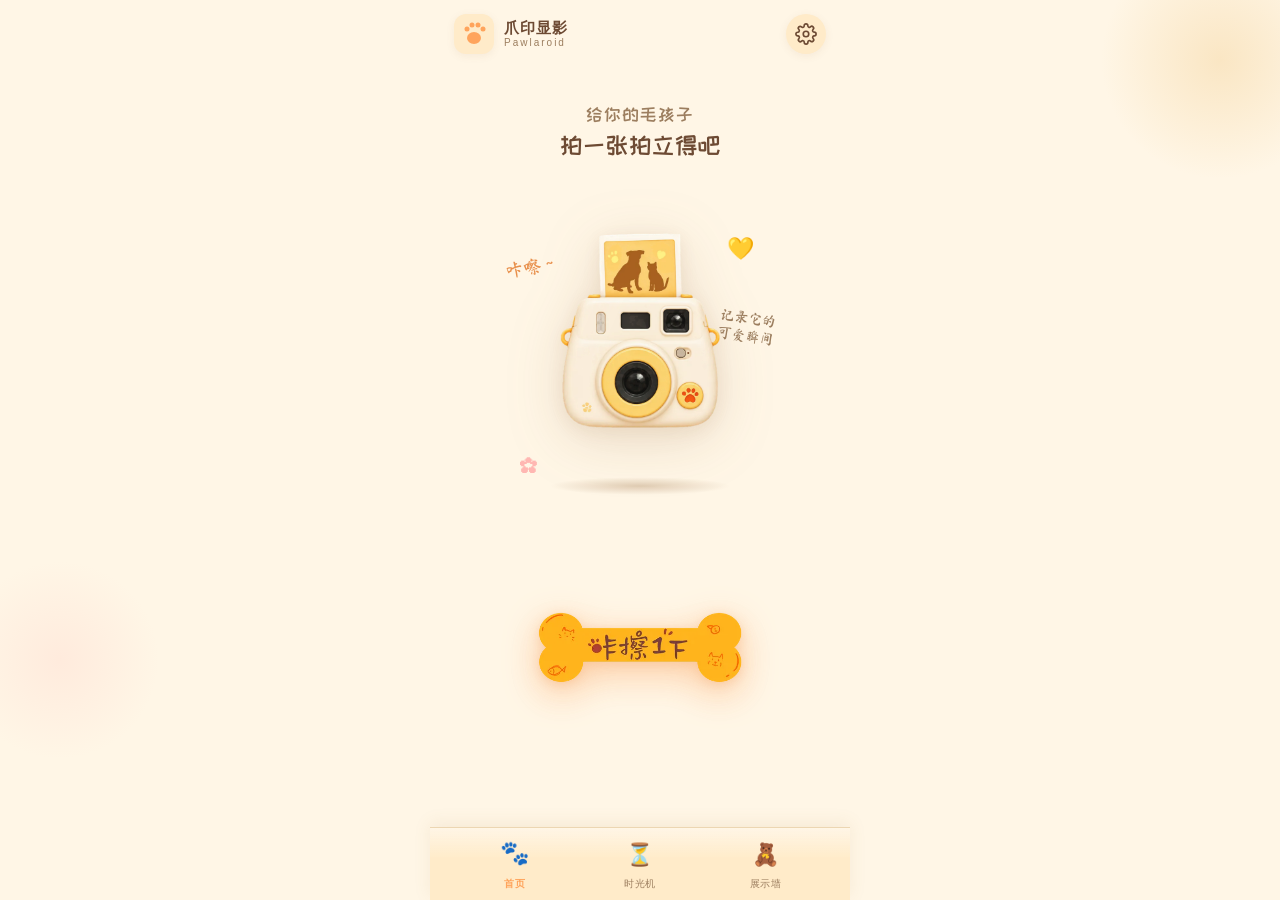
<file: index.html>
<!DOCTYPE html>
<html lang="zh-CN">
<head>
    <meta charset="UTF-8">
    <meta name="viewport" content="width=device-width, initial-scale=1.0, maximum-scale=1.0, user-scalable=no">
    <meta name="theme-color" content="#FFF6E6">
    <title>爪印显影 Pawlaroid · 宠物拍立得</title>
    <link rel="icon" href="data:image/svg+xml,<svg xmlns='http://www.w3.org/2000/svg' viewBox='0 0 32 32'><text y='26' font-size='26'>🐾</text></svg>">
    <!-- 字体改为本地自托管（css/fonts.css，Google Fonts 国内常不可达导致白屏）；运行时仅拉取用到的字形分片 -->
    <link rel="stylesheet" href="css/fonts.css">
    <link rel="stylesheet" href="css/style.css">
</head>
<body>
    <!-- 启动遮罩：首屏资源就绪前显示，消除白屏；App.init 完成后移除（见 js/app.js _hideLoading） -->
    <div id="appLoading" style="position:fixed;inset:0;z-index:9999;display:flex;flex-direction:column;align-items:center;justify-content:center;background:#f3e3c8;color:#8a6b48;font-family:'PingFang SC','Microsoft YaHei',sans-serif;">
        <div style="font-size:48px;line-height:1;">🐾</div>
        <div style="margin-top:14px;font-size:18px;font-weight:600;letter-spacing:1px;">Pawlaroid</div>
        <div style="margin-top:6px;font-size:13px;opacity:.8;">正在准备你的拍立得…</div>
    </div>
    <script>
        // 兜底：若初始化异常，6s 后强制隐藏遮罩，避免卡在启动页
        window.__hideLoading = function () {
            var e = document.getElementById('appLoading');
            if (!e || e.dataset.hidden) return;
            e.dataset.hidden = '1';
            e.classList.add('hide');
            setTimeout(function(){ if (e && e.parentNode) e.parentNode.removeChild(e); }, 400);
        };
        setTimeout(window.__hideLoading, 6000);
        window.addEventListener('load', window.__hideLoading);
    </script>

    <!-- ==================== HOME VIEW ==================== -->
    <div id="view-home" class="view view-active">
        <div class="home-header">
            <div class="brand">
                <div class="brand-icon" aria-hidden="true">
                    <svg width="32" height="32" viewBox="0 0 32 32">
                        <ellipse cx="16" cy="20" rx="7" ry="6" fill="#FFA45C"/>
                        <circle cx="9" cy="11" r="2.5" fill="#FFA45C"/>
                        <circle cx="14" cy="7" r="2.5" fill="#FFA45C"/>
                        <circle cx="20" cy="7" r="2.5" fill="#FFA45C"/>
                        <circle cx="25" cy="11" r="2.5" fill="#FFA45C"/>
                    </svg>
                </div>
                <div class="brand-text">
                    <div class="brand-cn">爪印显影</div>
                    <div class="brand-en">Pawlaroid</div>
                </div>
            </div>
            <button class="settings-btn" aria-label="设置" onclick="App.openSettings()">
                <svg width="22" height="22" viewBox="0 0 24 24" fill="none">
                    <circle cx="12" cy="12" r="3" stroke="#6D4A33" stroke-width="1.8"/>
                    <path d="M19.4 15a1.65 1.65 0 0 0 .33 1.82l.06.06a2 2 0 0 1-2.83 2.83l-.06-.06a1.65 1.65 0 0 0-1.82-.33 1.65 1.65 0 0 0-1 1.51V21a2 2 0 0 1-4 0v-.09A1.65 1.65 0 0 0 9 19.4a1.65 1.65 0 0 0-1.82.33l-.06.06a2 2 0 0 1-2.83-2.83l.06-.06a1.65 1.65 0 0 0 .33-1.82 1.65 1.65 0 0 0-1.51-1H3a2 2 0 0 1 0-4h.09A1.65 1.65 0 0 0 4.6 9a1.65 1.65 0 0 0-.33-1.82l-.06-.06a2 2 0 0 1 2.83-2.83l.06.06a1.65 1.65 0 0 0 1.82.33H9a1.65 1.65 0 0 0 1-1.51V3a2 2 0 0 1 4 0v.09a1.65 1.65 0 0 0 1 1.51 1.65 1.65 0 0 0 1.82-.33l.06-.06a2 2 0 0 1 2.83 2.83l-.06.06a1.65 1.65 0 0 0-.33 1.82V9a1.65 1.65 0 0 0 1.51 1H21a2 2 0 0 1 0 4h-.09a1.65 1.65 0 0 0-1.51 1z" stroke="#6D4A33" stroke-width="1.8"/>
                </svg>
            </button>
        </div>

        <div class="home-content">
            <p class="home-tagline">
                <span class="home-tagline-cn">给你的毛孩子</span>
                <span class="home-tagline-em">拍一张拍立得吧</span>
            </p>

            <!-- 拍立得主视觉（PNG 资产） -->
            <div class="home-hero">
                <img class="home-hero-img" src="assets/home/hero.webp" alt="Pawlaroid 宠物拍立得相机" draggable="false"/>
                <div class="home-hero-shadow"></div>
                <!-- 装饰小元素 -->
                <span class="home-deco home-deco-1">咔嚓～</span>
                <span class="home-deco home-deco-2">记录它的<br>可爱瞬间</span>
                <span class="home-deco home-deco-heart">💛</span>
                <span class="home-deco home-deco-blossom">✿</span>
            </div>

            <!-- 咔嚓一下 骨头 CTA（PNG 资产，文字已 baked in，唯一拍照入口） -->
            <button class="btn-bone-cta" onclick="App.goUpload()" aria-label="咔嚓一下，开始拍照">
                <img class="btn-bone-cta-img" src="assets/home/bone-cta.webp" alt="咔嚓一下" draggable="false"/>
            </button>
        </div>

        <!-- 最近一张回忆（侧边通知式浮窗：锚定 #view-home 右下，不占竖向陈列空间；无回忆时隐藏） -->
        <div class="home-recent" id="homeRecent" hidden>
            <button class="home-recent-go" type="button" aria-label="查看新照片">
                <img class="home-recent-img" alt="最近一张拍立得" draggable="false"/>
                <span class="home-recent-arrow">查看新照片 ›</span>
            </button>
        </div>
        <!-- 底部导航已移至全局 #tabBar（首页 / 时光机 / 展示墙），仅在该三视图显示 -->

    </div>

    <!-- ==================== UPLOAD VIEW ==================== -->
    <div id="view-upload" class="view">
        <div class="page-header">
            <button class="btn-back" onclick="App.goHome()">
                <svg width="20" height="20" viewBox="0 0 24 24" fill="none">
                    <path d="M15 18l-6-6 6-6" stroke="#6D4A33" stroke-width="2" stroke-linecap="round" stroke-linejoin="round"/>
                </svg>
            </button>
            <span class="page-title">上传照片</span>
            <span class="page-step">1 / 5</span>
        </div>

        <div class="upload-content">
            <div class="upload-hint-card">
                <div class="upload-hint-icon">🐾</div>
                <p class="upload-hint-title">选择一张宠物的照片吧</p>
                <p class="upload-hint-text">建议正面或侧脸，毛发清晰的照片效果更好</p>
            </div>

            <div class="upload-zone" id="uploadZone">
                <div class="upload-prompt" id="uploadPrompt">
                    <div class="upload-icon">
                        <svg width="56" height="56" viewBox="0 0 64 64" fill="none">
                            <rect x="6" y="18" width="52" height="38" rx="6" stroke="#FFA45C" stroke-width="2.5"/>
                            <path d="M22 18 L26 10 L38 10 L42 18" stroke="#FFA45C" stroke-width="2.5" stroke-linejoin="round"/>
                            <circle cx="32" cy="37" r="11" stroke="#FFA45C" stroke-width="2.5"/>
                            <circle cx="32" cy="37" r="6" stroke="#FFC97A" stroke-width="2" opacity="0.6"/>
                            <circle cx="50" cy="26" r="2" fill="#FFA45C"/>
                        </svg>
                    </div>
                    <p class="upload-text">点击或拖拽上传</p>
                    <p class="upload-sub">JPG · PNG</p>
                </div>
                <div class="upload-preview" id="uploadPreview" style="display:none;">
                    <img id="previewImg" alt="预览"/>
                    <button class="btn-reupload" onclick="App.resetUpload()">
                        <svg width="14" height="14" viewBox="0 0 24 24" fill="none">
                            <path d="M4 12a8 8 0 0 1 14-5.3L20 4M20 4v5h-5M20 12a8 8 0 0 1-14 5.3L4 20M4 20v-5h5" stroke="#FFF6E6" stroke-width="2" stroke-linecap="round" stroke-linejoin="round"/>
                        </svg>
                        重选
                    </button>
                </div>
                <input type="file" id="fileInput" accept="image/*" style="display:none;">
            </div>

            <button class="btn-next-cta" id="btnToCrop" onclick="App.goPet()" disabled>
                <span>下一步：认识它</span>
                <svg width="16" height="16" viewBox="0 0 24 24" fill="none">
                    <path d="M9 18l6-6-6-6" stroke="#FFF6E6" stroke-width="2" stroke-linecap="round" stroke-linejoin="round"/>
                </svg>
            </button>
        </div>
    </div>

    <!-- ==================== PET INFO VIEW ==================== -->
    <div id="view-pet" class="view">
        <div class="page-header">
            <button class="btn-back" onclick="App.goUpload()">
                <svg width="20" height="20" viewBox="0 0 24 24" fill="none">
                    <path d="M15 18l-6-6 6-6" stroke="#6D4A33" stroke-width="2" stroke-linecap="round" stroke-linejoin="round"/>
                </svg>
            </button>
            <span class="page-title">宠物信息</span>
            <span class="page-step">2 / 5</span>
        </div>

        <div class="pet-content">
            <p class="pet-title">这是谁的珍贵瞬间？</p>

            <div class="pet-type-card">
                <p class="pet-type-label">TA 是？</p>
                <div class="pet-types">
                    <button class="pet-type-btn" data-type="dog" onclick="App.selectPetType('dog')">
                        <div class="pet-type-emoji">🐶</div>
                        <div class="pet-type-name">狗狗</div>
                    </button>
                    <button class="pet-type-btn active" data-type="cat" onclick="App.selectPetType('cat')">
                        <div class="pet-type-emoji">🐱</div>
                        <div class="pet-type-name">猫咪</div>
                    </button>
                    <button class="pet-type-btn" data-type="other" onclick="App.selectPetType('other')">
                        <div class="pet-type-emoji">🐾</div>
                        <div class="pet-type-name">其他</div>
                    </button>
                </div>
            </div>

            <div class="pet-name-card">
                <p class="pet-name-label">TA叫什么名字呢</p>
                <input type="text" id="petNameInput" class="pet-name-input" placeholder="小家伙的名字" maxlength="20" oninput="App.setPetName(this.value)"/>
            </div>

            <button class="btn-next-cta" onclick="App.goCrop()">
                <span>下一步：调整位置</span>
                <svg width="16" height="16" viewBox="0 0 24 24" fill="none">
                    <path d="M9 18l6-6-6-6" stroke="#FFF6E6" stroke-width="2" stroke-linecap="round" stroke-linejoin="round"/>
                </svg>
            </button>
        </div>
    </div>

    <!-- ==================== CROP VIEW ==================== -->
    <div id="view-crop" class="view">
        <div class="page-header">
            <button class="btn-back" onclick="App.goPet()">
                <svg width="20" height="20" viewBox="0 0 24 24" fill="none">
                    <path d="M15 18l-6-6 6-6" stroke="#6D4A33" stroke-width="2" stroke-linecap="round" stroke-linejoin="round"/>
                </svg>
            </button>
            <span class="page-title">调整位置</span>
            <span class="page-step">3 / 5</span>
        </div>

        <div class="crop-content">
            <p class="crop-hint">
                <span class="hint-emoji">🐾</span>
                调整一下它在拍立得里的位置吧
            </p>

            <div class="crop-stage" id="cropStage">
                <div class="crop-frame" id="cropFrame">
                    <canvas id="cropCanvas"></canvas>
                    <div class="crop-mask"></div>
                    <div class="crop-grid">
                        <span></span><span></span><span></span>
                        <span></span><span></span><span></span>
                        <span></span><span></span><span></span>
                    </div>
                </div>
            </div>

            <div class="crop-controls">
                <div class="zoom-control">
                    <span class="zoom-label">缩放</span>
                    <button class="zoom-btn" onclick="Cropper.zoom(-0.1)">
                        <svg width="18" height="18" viewBox="0 0 24 24" fill="none">
                            <path d="M5 12h14" stroke="#6D4A33" stroke-width="2" stroke-linecap="round"/>
                        </svg>
                    </button>
                    <input type="range" class="zoom-slider" id="zoomSlider" min="0.5" max="3" step="0.05" value="1" oninput="Cropper.setZoom(this.value)">
                    <button class="zoom-btn" onclick="Cropper.zoom(0.1)">
                        <svg width="18" height="18" viewBox="0 0 24 24" fill="none">
                            <path d="M5 12h14M12 5v14" stroke="#6D4A33" stroke-width="2" stroke-linecap="round"/>
                        </svg>
                    </button>
                </div>
                <button class="btn-reset-zoom" onclick="Cropper.reset()">重置</button>
            </div>

            <button class="btn-next-cta" onclick="App.goRecipe()">
                <span>选胶片配方</span>
                <svg width="16" height="16" viewBox="0 0 24 24" fill="none">
                    <path d="M9 18l6-6-6-6" stroke="#FFF6E6" stroke-width="2" stroke-linecap="round" stroke-linejoin="round"/>
                </svg>
            </button>
        </div>
    </div>

    <!-- ==================== RECIPE SELECTION VIEW ==================== -->
    <div id="view-recipe" class="view">
        <div class="page-header">
            <button class="btn-back" onclick="App.goCrop()">
                <svg width="20" height="20" viewBox="0 0 24 24" fill="none">
                    <path d="M15 18l-6-6 6-6" stroke="#6D4A33" stroke-width="2" stroke-linecap="round" stroke-linejoin="round"/>
                </svg>
            </button>
            <span class="page-title">胶片与相纸</span>
            <span class="page-step">4 / 5</span>
        </div>

        <div class="recipe-content">
            <!-- 预览：相纸 PNG + 照片 -->
            <div class="recipe-preview-wrap">
                <div class="recipe-polaroid" id="recipePolaroid">
                    <img class="recipe-frame-bg" id="recipeFrameBg" src="assets/frames/classic_white.webp" alt="" aria-hidden="true" draggable="false" loading="lazy"/>
                    <canvas id="recipePreviewCanvas"></canvas>
                    <div class="recipe-preview-caption" id="recipeTag">日常陪伴</div>
                </div>
            </div>

            <!-- 胶片配方选择 -->
            <section class="picker-section">
                <div class="picker-section-header">
                    <span class="picker-section-title">🎞 胶片配方</span>
                    <span class="picker-section-hint">决定照片颜色与质感</span>
                </div>
                <div class="recipe-list" id="recipeList"></div>
            </section>

            <!-- 相纸样式选择 -->
            <section class="picker-section">
                <div class="picker-section-header">
                    <span class="picker-section-title">🖼 相纸样式</span>
                    <span class="picker-section-hint">决定拍立得边框的样子</span>
                </div>
                <div class="paper-list" id="paperList"></div>
            </section>

            <!-- 照片日期（仅作数据，展示于"回忆确认页"，不再绘入图片） -->
            <section class="picker-section" id="datePickerSection">
                <div class="picker-section-header">
                    <span class="picker-section-title">📅 记录日期</span>
                    <span class="picker-section-hint">为这一刻选一个日期</span>
                </div>
                <div class="date-mode-row">
                    <button type="button" class="date-mode-btn active" data-mode="today" onclick="App.setPhotoDateMode('today')">今天</button>
                    <button type="button" class="date-mode-btn" data-mode="custom" onclick="App.setPhotoDateMode('custom')">自定义</button>
                    <button type="button" class="date-mode-btn" data-mode="none" onclick="App.setPhotoDateMode('none')">不添加</button>
                </div>
                <input type="date" id="dateCustomInput" class="date-custom-input" onchange="App.setCustomDate(this.value)"/>
            </section>

            <button class="btn-next-cta" onclick="App.startDeveloping()">
                <span>开始显影</span>
                <svg width="16" height="16" viewBox="0 0 24 24" fill="none">
                    <path d="M9 18l6-6-6-6" stroke="#FFF6E6" stroke-width="2" stroke-linecap="round" stroke-linejoin="round"/>
                </svg>
            </button>
        </div>
    </div>

    <!-- ==================== DEVELOPING VIEW ==================== -->
    <div id="view-develop" class="view">
        <div class="develop-content">
            <div class="develop-stage">
                <!-- 相机卡槽：空白相纸从这里带弹性滑出 -->
                <div class="polaroid-eject" id="polaroidEject">
                    <div class="polaroid-card developing-card" id="developingCard">
                        <img class="develop-frame-bg" id="developFrameBg" src="assets/frames/classic_white.webp" alt="" aria-hidden="true" draggable="false" loading="lazy"/>
                        <!-- 照片：显影动画只修改其 透明度 / 模糊 / 对比，不改颜色 -->
                        <canvas id="developCanvas"></canvas>
                        <!-- 未曝光相纸纹理：显影前覆盖照片区，模拟刚从相机出来的空白相纸 -->
                        <div class="develop-blank" id="developBlank"></div>
                        <!-- 显影完成时的轻微闪光 -->
                        <div class="develop-flash" id="developFlash"></div>
                    </div>
                </div>
            </div>

            <div class="develop-info">
                <div class="develop-label" id="developLabel">照片正在慢慢出现…</div>
                <p class="develop-hint" id="developHint">相纸正在悄悄感光</p>
                <p class="develop-tip" id="developTip"></p>
            </div>
        </div>
    </div>

    <!-- ==================== MEMORY CONFIRMATION VIEW ==================== -->
    <div id="view-memory" class="view">
        <div class="page-header">
            <button class="btn-back" onclick="App.startDeveloping()">
                <svg width="20" height="20" viewBox="0 0 24 24" fill="none">
                    <path d="M15 18l-6-6 6-6" stroke="#6D4A33" stroke-width="2" stroke-linecap="round" stroke-linejoin="round"/>
                </svg>
            </button>
            <span class="page-title">这一刻的回忆</span>
            <span></span>
        </div>

        <div class="memory-content">
            <!-- 一张刚洗出来的拍立得：照片 + 相纸边框 + 内部白色留白区文字（宠物名/日期/回忆） -->
            <div class="memory-polaroid-wrap" id="memoryPolaroidWrap">
                <canvas id="memoryCanvas"></canvas>
                <canvas id="memoryTextCanvas" class="memory-text-overlay"></canvas>
            </div>

            <div class="memory-actions">
                <button class="btn-primary" onclick="App.goResult()">🖊 写句话</button>
                <button class="btn-secondary" onclick="App.saveImage()">💛 保存到相册</button>
                <button class="btn-link-secondary" onclick="App.goUpload()">再拍一张</button>
            </div>
        </div>
    </div>

    <!-- ==================== RESULT VIEW（编辑回忆页面） ==================== -->
    <div id="view-result" class="view">
        <div class="page-header">
            <button class="btn-back" onclick="App._goBack()" aria-label="返回上一编辑步骤">
                <svg width="20" height="20" viewBox="0 0 24 24" fill="none">
                    <path d="M15 18l-6-6 6-6" stroke="#6D4A33" stroke-width="2" stroke-linecap="round" stroke-linejoin="round"/>
                </svg>
            </button>
            <span class="page-title">编辑这一刻</span>
        </div>

        <div class="result-content">
            <p class="result-hint">
                <span class="hint-emoji">✏️</span>
                留给它一句话、一个名字、一个日子吧
            </p>

            <!-- 编辑区：宠物名字 + 日期（轻量输入，不破坏拍照流程） -->
            <div class="result-meta">
                <label class="result-meta-field">
                    <span class="result-meta-label">🐾 宠物名字</span>
                    <input type="text" id="resultPetName" class="result-meta-input" placeholder="它的名字" maxlength="20" oninput="App.setPetName(this.value)"/>
                </label>
                <label class="result-meta-field">
                    <span class="result-meta-label">📅 日期</span>
                    <input type="date" id="resultDate" class="result-meta-input" onchange="App.setPhotoDate(this.value)"/>
                </label>
            </div>

            <!-- 拍立得标题：可编辑，替换原固定“日常陪伴” -->
            <div class="result-title-row">
                <span class="result-meta-label">🏷 标题</span>
                <input type="text" id="resultTitle" class="result-meta-input" placeholder="日常陪伴" maxlength="30" oninput="App.setTitle(this.value)"/>
            </div>

            <div class="result-polaroid-wrap" id="resultPolaroidWrap">
                <img class="result-frame-bg" id="resultFrameBg" src="assets/frames/classic_white.webp" alt="" aria-hidden="true" draggable="false" loading="lazy"/>
                <canvas id="resultCanvas"></canvas>
                <canvas id="handwriteCanvas" class="handwrite-overlay"></canvas>
                <div class="handwrite-hotspot" onclick="App.openHandwrite()" title="点击写留言"></div>
            </div>

            <!-- 轻量故事区：拍立得左右空白区域的故事感（今日小记 + 特别事件） -->
            <div class="result-story">
                <div class="story-col">
                    <span class="story-label">📝 今日小记</span>
                    <textarea id="resultNote" class="result-note-input" placeholder="今天第一次主动靠近我" maxlength="120" oninput="App.setNote(this.value)"></textarea>
                </div>
                <div class="story-col">
                    <span class="story-label">✨ 特别事件</span>
                    <div class="tag-chips" id="resultTags">
                        <button type="button" class="tag-chip" data-tag="第一次尝试" onclick="App.toggleTag('第一次尝试')">第一次尝试</button>
                        <button type="button" class="tag-chip" data-tag="开心瞬间" onclick="App.toggleTag('开心瞬间')">开心瞬间</button>
                        <button type="button" class="tag-chip" data-tag="搞怪行为" onclick="App.toggleTag('搞怪行为')">搞怪行为</button>
                        <button type="button" class="tag-chip" data-tag="出门玩耍" onclick="App.toggleTag('出门玩耍')">出门玩耍</button>
                        <button type="button" class="tag-chip" data-tag="特别纪念日" onclick="App.toggleTag('特别纪念日')">特别纪念日</button>
                    </div>
                </div>
            </div>

            <button class="btn-write-cue" onclick="App.openHandwrite()">
                <svg width="16" height="16" viewBox="0 0 24 24" fill="none">
                    <path d="M12 20h9M16.5 3.5a2.12 2.12 0 0 1 3 3L7 19l-4 1 1-4 12.5-12.5z" stroke="#FFA45C" stroke-width="1.8" stroke-linecap="round" stroke-linejoin="round"/>
                </svg>
                手写留言 / 改一改
            </button>

            <button class="btn-adjust-cue" onclick="App.goAdjust()">
                <svg width="16" height="16" viewBox="0 0 24 24" fill="none">
                    <path d="M21 2v6h-6M3 22v-6h6M21 8a9 9 0 0 0-15-3M3 16a9 9 0 0 0 15 3" stroke="#6D4A33" stroke-width="1.8" stroke-linecap="round" stroke-linejoin="round"/>
                </svg>
                调整签名位置
            </button>

            <div class="result-actions result-actions-trio">
                <button class="btn-save-img" onclick="App.saveImage()">
                    <span class="ra-ico">💛</span>
                    <span class="ra-label">保存到相册</span>
                </button>
                <button class="btn-to-wall" onclick="App.sendToWall()">
                    <span class="ra-ico">🧸</span>
                    <span class="ra-label">展示墙</span>
                </button>
                <button class="btn-to-tm" onclick="App.sendToTimemachine()">
                    <span class="ra-ico">⏳</span>
                    <span class="ra-label">时光机</span>
                </button>
            </div>
            <button class="btn-link-secondary result-retake" onclick="App.goUpload()">再拍一张</button>
        </div>
    </div>

    <!-- ==================== WALL VIEW (拍立得展示墙) ==================== -->
    <div id="view-wall" class="view wall-view">
        <div class="wall-header">
            <button class="btn-back" onclick="App._goBack()" aria-label="返回上一页">
                <svg width="20" height="20" viewBox="0 0 24 24" fill="none">
                    <path d="M15 18l-6-6 6-6" stroke="#6D4A33" stroke-width="2" stroke-linecap="round" stroke-linejoin="round"/>
                </svg>
            </button>
            <button class="wall-switch" id="wallSwitchBtn" aria-label="切换回忆墙">
                <span class="wall-switch-emoji">🐾</span>
                <span class="wall-switch-name" id="wallSwitchName">我的回忆墙</span>
                <span class="wall-switch-caret">▾</span>
            </button>
            <div class="wall-switch-menu" id="wallSwitchMenu" hidden>
                <div class="wall-switch-list" id="wallSwitchList"></div>
                <button class="wall-switch-new" id="wallSwitchNew">＋ 新建回忆墙</button>
            </div>
            <button class="wall-theme-btn" id="wallBtnTheme" aria-label="选择墙纸">
                <span class="wall-theme-ico">🎨</span>
                <span class="wall-theme-hint">墙纸</span>
                <span class="wall-theme-label" id="wallThemeLabel">毛毡照片板</span>
            </button>
            <button class="wall-export-btn" onclick="ExportManager.openMenu()">🧸 导出回忆</button>
        </div>

        <!-- 容量提示横幅：超过推荐上限时显示（不强制新建） -->
        <div class="wall-capacity" id="wallCapacity" hidden>
            <span class="wall-capacity-text">🐾 这面墙已经收藏了很多回忆</span>
            <button class="wall-capacity-new" id="wallCapacityNew">＋ 创建新的回忆墙</button>
        </div>

        <!-- 新建 / 重命名 回忆墙弹窗 -->
        <div class="wall-modal-mask" id="wallModalMask" hidden>
            <div class="wall-modal">
                <div class="wall-modal-title" id="wallModalTitle">新建回忆墙</div>
                <input class="wall-modal-input" id="wallModalInput" type="text" maxlength="20" placeholder="给这面墙起个名字" />
                <div class="wall-modal-hint">支持中文、emoji，简短就好 🐾</div>
                <div class="wall-modal-actions">
                    <button class="wall-modal-cancel" id="wallModalCancel">取消</button>
                    <button class="wall-modal-ok" id="wallModalOk">创建</button>
                </div>
            </div>
        </div>

        <!-- Layer 1 背景 / Layer 2-4 元素 都在 wallStage 内 -->
        <div class="wall-stage" id="wallStage">
            <div class="wall-bg"></div>
            <!-- .wall-item 由 js/wall.js 动态生成 -->
        </div>

        <!-- 贴纸库面板（与“工具箱”分离，保持分类清晰） -->
        <div class="wall-panel" id="wallStickerPanel">
            <div class="wall-panel-head">
                <span>🐾 贴纸库</span>
            </div>
            <div class="wall-panel-list"></div>
        </div>

        <!-- 工具箱面板：图钉（含颜色）+ 小纸条，二者不混在贴纸里 -->
        <div class="wall-panel wall-tool-panel" id="wallToolPanel">
            <div class="wall-panel-head">
                <span>🧰 工具箱</span>
            </div>

            <div class="wall-panel-section">
                <div class="wall-panel-section-title wall-pin-title">📌 固定回忆</div>
                <div class="wall-panel-list wall-pin-list"></div>
            </div>

            <div class="wall-panel-section">
                <div class="wall-panel-section-title">📝 小纸条</div>
                <div class="wall-panel-list wall-note-list"></div>
            </div>
        </div>

        <!-- 回忆墙主题面板：切换 🎨毛毡 / 🌰软木 / 🧲冰箱，并选择花色变体 -->
        <div class="wall-panel wall-theme-panel" id="wallThemePanel">
            <div class="wall-panel-head">
                <span>🎨 回忆墙主题</span>
            </div>
            <div class="wall-panel-list wall-theme-list" id="wallThemeList"></div>
            <div class="wall-panel-section wall-theme-variants" id="wallThemeVariants"></div>
        </div>

        <!-- Layer 5 浮动工具（默认隐藏，点击 🐾 展开） -->
        <button class="wall-fab" id="wallFab" aria-label="展开工具">
            <span class="wall-fab-ico">🐾</span>
        </button>
        <div class="wall-fab-menu" id="wallFabMenu">
            <button class="wall-tool" id="wallBtnStickers">
                <span class="wall-tool-ico">🐾</span>
                <span class="wall-tool-label">贴纸</span>
            </button>
            <button class="wall-tool" id="wallBtnTools">
                <span class="wall-tool-ico">🧰</span>
                <span class="wall-tool-label">工具箱</span>
            </button>
        </div>
    </div>

    <!-- ==================== TIMEMACHINE VIEW（时光机 · 宠物成长手帐） ==================== -->
    <div id="view-timemachine" class="view tm-view">
        <!-- 手帐纸张背景（作用域仅本视图，不影响其他页面） -->
        <div class="tm-bg" aria-hidden="true"></div>

        <header class="tm-header">
            <button class="btn-back tm-back" onclick="App._goBack()" aria-label="返回上一页">
                <svg width="20" height="20" viewBox="0 0 24 24" fill="none">
                    <path d="M15 18l-6-6 6-6" stroke="#6D4A33" stroke-width="2" stroke-linecap="round" stroke-linejoin="round"/>
                </svg>
            </button>
            <!-- 时光机标题视觉：用设计图（透明 WebP）替代原文字标题，路径见 js/assets.js -->
            <img class="tm-title-img" id="tmTitleImg" alt="时光机 · 和 TA 一起生活的每一天" draggable="false" />
        </header>

        <div class="tm-scroll">
            <div class="tm-timeline" id="tmTimeline"><!-- 回忆卡片由 js/timemachine.js 注入 --></div>
        </div>

        <!-- 保存按钮：拍立得下方空白区、底部导航上方，不遮挡内容 -->
        <footer class="tm-footer" id="tmFooter">
            <button class="tm-export-btn" onclick="Exporter.exportTimeMachine()" aria-label="保存这一页时光机">📖 保存这一页时光机</button>
        </footer>

        <!-- 空状态：未生成任何拍立得时温暖引导 -->
        <div class="tm-empty" id="tmEmpty" hidden>
            <div class="tm-empty-art">🐾</div>
            <p class="tm-empty-title">这里还没有回忆</p>
            <p class="tm-empty-sub">给你的毛孩子拍第一张拍立得吧！</p>
            <button class="tm-empty-btn" onclick="App.goUpload()">咔嚓一下</button>
        </div>

        <!-- 回忆详情浮层 -->
        <div class="tm-detail" id="tmDetail" hidden>
            <div class="tm-detail-mask" onclick="TimeMachine.closeDetail()"></div>
            <div class="tm-detail-card">
                <button class="tm-detail-close" onclick="TimeMachine.closeDetail()">×</button>
                <div class="tm-detail-photo">
                    <img id="tmDetailImg" alt="拍立得回忆" />
                </div>
                <p class="tm-detail-date" id="tmDetailDate"></p>
                <p class="tm-detail-text" id="tmDetailText"></p>
                <div class="tm-detail-note" id="tmDetailNote"></div>
                <div class="tm-detail-tags" id="tmDetailTags"></div>
                <button class="tm-detail-add" id="tmDetailAdd">贴到我的展示墙 🧸</button>
            </div>
        </div>
    </div>

    <!-- ==================== HANDWRITE VIEW (全屏手写) ==================== -->
    <div id="view-handwrite" class="view handwrite-view">
        <div class="handwrite-header">
            <button class="handwrite-close" onclick="App.closeHandwrite(false)" aria-label="返回">
                <svg width="20" height="20" viewBox="0 0 24 24" fill="none">
                    <path d="M18 6 6 18M6 6l12 12" stroke="#6D4A33" stroke-width="2" stroke-linecap="round"/>
                </svg>
            </button>
            <span class="handwrite-title">在白边上写句话</span>
            <button class="handwrite-done" onclick="App.closeHandwrite(true)">完成</button>
        </div>

        <p class="handwrite-sub" id="handwriteSub">把想对它说的话，留在这一刻 🐾</p>

        <div class="handwrite-stage">
            <div class="handwrite-paper">
                <canvas id="handwriteBigCanvas"></canvas>
                <div class="handwrite-placeholder" id="handwritePlaceholder">在这里写下你的话～</div>
            </div>
        </div>

        <div class="handwrite-toolbar">
            <div class="hw-row">
                <div class="hw-colors">
                    <button class="color-dot hw-color active" data-color="#6D4A33" style="background-color:#6D4A33" onclick="Handwriting.setColor('#6D4A33')" aria-label="深棕"></button>
                    <button class="color-dot hw-color" data-color="#FFA45C" style="background-color:#FFA45C" onclick="Handwriting.setColor('#FFA45C')" aria-label="暖橙"></button>
                    <button class="color-dot hw-color" data-color="#333333" style="background-color:#333333" onclick="Handwriting.setColor('#333333')" aria-label="黑色"></button>
                    <button class="color-dot hw-color" data-color="#FFF6E6" style="background-color:#FFF6E6" onclick="Handwriting.setColor('#FFF6E6')" aria-label="奶油白"></button>
                </div>
                <div class="hw-actions">
                    <button class="hw-btn" onclick="Handwriting.undo()">
                        <svg width="16" height="16" viewBox="0 0 24 24" fill="none">
                            <path d="M3 7v6h6M3 13a9 9 0 1 0 3-7L3 9" stroke="#6D4A33" stroke-width="1.8" stroke-linecap="round" stroke-linejoin="round"/>
                        </svg>
                        撤销
                    </button>
                    <button class="hw-btn" onclick="Handwriting.clear()">
                        <svg width="16" height="16" viewBox="0 0 24 24" fill="none">
                            <path d="M3 6h18M8 6V4a2 2 0 0 1 2-2h4a2 2 0 0 1 2 2v2m3 0v14a2 2 0 0 1-2 2H7a2 2 0 0 1-2-2V6" stroke="#6D4A33" stroke-width="1.8" stroke-linecap="round"/>
                        </svg>
                        清空
                    </button>
                </div>
            </div>

            <div class="hw-size">
                <span class="hw-size-label">笔触粗细</span>
                <input type="range" class="hw-size-slider" min="12" max="60" value="28" step="1" oninput="Handwriting.setSize(this.value); document.getElementById('hwSizeVal').textContent = this.value<25?'细':(this.value<42?'中':'粗');">
                <span class="hw-size-val" id="hwSizeVal">中</span>
            </div>
        </div>
    </div>

    <!-- ==================== ADJUST VIEW（手写留言调整） ==================== -->
    <div id="view-adjust" class="view adjust-view">
        <div class="page-header">
            <button class="btn-back" onclick="App._goBack()" aria-label="返回编辑页">
                <svg width="20" height="20" viewBox="0 0 24 24" fill="none">
                    <path d="M15 18l-6-6 6-6" stroke="#6D4A33" stroke-width="2" stroke-linecap="round" stroke-linejoin="round"/>
                </svg>
            </button>
            <span class="page-title">调整留言</span>
            <span></span>
        </div>

        <div class="adjust-content">
            <p class="adjust-hint">
                <span class="hint-emoji">🐾</span>
                调整一下它的位置，让这句话停在最合适的地方吧
            </p>

            <div class="adjust-stage">
                <div class="adjust-polaroid" id="adjustPolaroid">
                    <canvas id="adjustPhotoCanvas" class="adjust-photo-canvas"></canvas>
                    <div class="adjust-hw-layer" id="adjustHwLayer">
                        <canvas id="adjustHwCanvas"></canvas>
                        <div class="adjust-hw-bounds"></div>
                    </div>
                </div>
            </div>

            <div class="adjust-tools">
                <div class="adjust-tool-row">
                    <span>大小</span>
                    <input type="range" id="adjustScale" min="0.5" max="2" step="0.01" value="1">
                </div>
                <div class="adjust-tool-row">
                    <span>旋转</span>
                    <input type="range" id="adjustRotate" min="-5" max="5" step="0.5" value="0">
                </div>
                <button class="adjust-reset" onclick="App.resetHwTransform()">回到最初位置</button>
            </div>

            <div class="adjust-actions">
                <button class="btn-secondary" onclick="App.openHandwrite()">
                    <svg width="16" height="16" viewBox="0 0 24 24" fill="none">
                        <path d="M12 20h9M16.5 3.5a2.12 2.12 0 0 1 3 3L7 19l-4 1 1-4 12.5-12.5z" stroke="#6D4A33" stroke-width="1.8" stroke-linecap="round" stroke-linejoin="round"/>
                    </svg>
                    改字
                </button>
                <button class="btn-primary" onclick="App.applyHwTransform()">
                    就用这个位置
                </button>
            </div>
        </div>
    </div>

    <!-- ==================== TOAST ==================== -->
    <div class="toast" id="toast"></div>

    <script src="js/assetConfig.js"></script>
    <script src="js/attachmentFactory.js"></script>
    <script src="js/assetManager.js"></script>
    <script src="js/filmRecipes.js"></script>
    <script src="js/cropper.js"></script>
    <script src="js/handwriting.js"></script>
    <!-- 相纸配置：file:// 下 fetch 本地 JSON 会被 CORS 拦截，故用 <script> 注入 window.PAW_FRAMES 兜底 -->
    <script src="./assets/config/frames.js"></script>
    <!-- 导出专用资源：背景 + 贴纸路径，经 js/assetConfig.js 解析（http 同源，不污染 canvas） -->
    <script src="js/assets-export.js"></script>
    <script src="js/paperStyles.js"></script>
    <script src="js/polaroid.js"></script>
    <script src="js/developing.js"></script>
    <script src="js/memory-store.js"></script>
    <script src="js/app.js"></script>
    <!-- 展示墙：贴纸 / 固定件清单（file:// 友好，用 window.PAW_* 注入）与独立模块 -->
    <script src="./assets/config/stickers.js"></script>
    <script src="./assets/config/pins.js"></script>
    <script src="./assets/config/themes.js"></script>
    <script src="js/wall.js"></script>
    <!-- 视觉资产统一配置（标题图片路径集中管理，先于时光机加载） -->
    <script src="js/assets.js"></script>
    <!-- 时光机：浏览回忆（独立模块，不修改拍照流程） -->
    <script src="js/timemachine.js"></script>
    <!-- 导出功能（拆分为共享层 + 纪念长图 + 忠实裸墙）：
         export-manager.js 须最先加载（声明 ExportShared/DevelopAnimation/ExportManager），
         随后 diary-export.js（Exporter：4:5 纪念 / 时光机长图）、
         wall-export.js（WallExport：忠实裸墙 PNG）。 -->
    <script src="js/export/export-manager.js"></script>
    <script src="js/export/diary-export.js"></script>
    <script src="js/export/wall-export.js"></script>
    <!-- 移动端“保存到相册”通用方案（Web Share + 长按兜底，file:// 友好） -->
    <script src="js/share-save.js"></script>

    <!-- ==================== 底部导航（首页 / 时光机 / 展示墙） ==================== -->
    <nav class="tab-bar" id="tabBar">
        <button class="tab-item" data-view="home" onclick="App.goHome()">
            <div class="tab-icon">🐾</div>
            <span class="tab-label">首页</span>
        </button>
        <button class="tab-item" data-view="timemachine" onclick="App.goTimemachine()">
            <div class="tab-icon">⏳</div>
            <span class="tab-label">时光机</span>
        </button>
        <button class="tab-item" data-view="wall" onclick="App.goWall()">
            <div class="tab-icon">🧸</div>
            <span class="tab-label">展示墙</span>
        </button>
    </nav>

    <!-- ==================== 设置 / 数据备份恢复 ==================== -->
    <div class="modal-mask" id="settingsModal">
        <div class="settings-card">
            <div class="settings-head">
                <h3 class="settings-title">设置</h3>
                <button class="settings-close" onclick="App.closeSettings()" aria-label="关闭">
                    <svg width="20" height="20" viewBox="0 0 24 24" fill="none"><path d="M6 6l12 12M18 6L6 18" stroke="#6D4A33" stroke-width="2" stroke-linecap="round"/></svg>
                </button>
            </div>
            <p class="settings-tip">
                浏览器把 <b>http://</b> 与 <b>file://</b> 当成两个独立仓库，数据互不相通。
                如果你换一种方式打开（例如双击文件）看不到旧数据，先用这里<b>导出备份</b>，
                再到那个打开方式里<b>导入备份</b>即可。
            </p>
            <div class="settings-actions">
                <button class="settings-btn-action export" onclick="App.exportBackup()">
                    <span class="sb-ico">💾</span> 导出备份
                </button>
                <button class="settings-btn-action import" onclick="App._triggerImport()">
                    <span class="sb-ico">📥</span> 导入备份
                </button>
                <input type="file" id="backupFileInput" accept="application/json,.json" hidden
                       onchange="App.importBackup(this.files[0])"/>
            </div>
            <button class="settings-btn-action reset" onclick="App.resetLocalData()">
                <span class="sb-ico">🧹</span> 清空本地数据并重启
            </button>
            <p class="settings-count" id="settingsCount"></p>
            <button class="settings-btn-action copyver" onclick="App.copyVersion()">
                <span class="sb-ico">📋</span> 复制当前版本号
            </button>

            <!-- 用户反馈入口：跳转腾讯问卷 -->
            <div class="feedback-card">
                <div class="feedback-emoji">💌</div>
                <h4 class="feedback-title">给 Pawlaroid 留一封信</h4>
                <p class="feedback-sub">如果你有建议，<br/>或者想告诉我们 Pawlaroid 哪里可以变得更好，<br/>欢迎留下你的想法。</p>
                <button class="feedback-btn" onclick="App.openFeedback()">去留言</button>
            </div>
        </div>
    </div>

</body>
</html>
</file>
<file: css/fonts.css>
@font-face{font-family:'Caveat';font-style:normal;font-weight:400;src:url(../js/fonts/Caveat_12c256a42c.woff2) format('woff2');unicode-range:U+0301, U+0400-045F, U+0490-0491, U+04B0-04B1, U+2116;font-display:swap;}
@font-face{font-family:'Caveat';font-style:normal;font-weight:400;src:url(../js/fonts/Caveat_14ecf1bb08.woff2) format('woff2');unicode-range:U+0000-00FF, U+0131, U+0152-0153, U+02BB-02BC, U+02C6, U+02DA, U+02DC, U+0304, U+0308, U+0329, U+2000-206F, U+20AC, U+2122, U+2191, U+2193, U+2212, U+2215, U+FEFF, U+FFFD;font-display:swap;}
@font-face{font-family:'Caveat';font-style:normal;font-weight:400;src:url(../js/fonts/Caveat_60fd7fa98b.woff2) format('woff2');unicode-range:U+0100-02BA, U+02BD-02C5, U+02C7-02CC, U+02CE-02D7, U+02DD-02FF, U+0304, U+0308, U+0329, U+1D00-1DBF, U+1E00-1E9F, U+1EF2-1EFF, U+2020, U+20A0-20AB, U+20AD-20C0, U+2113, U+2C60-2C7F, U+A720-A7FF;font-display:swap;}
@font-face{font-family:'Caveat';font-style:normal;font-weight:400;src:url(../js/fonts/Caveat_8aac91ea0c.woff2) format('woff2');unicode-range:U+0460-052F, U+1C80-1C8A, U+20B4, U+2DE0-2DFF, U+A640-A69F, U+FE2E-FE2F;font-display:swap;}
@font-face{font-family:'Caveat';font-style:normal;font-weight:500;src:url(../js/fonts/Caveat_12c256a42c.woff2) format('woff2');unicode-range:U+0301, U+0400-045F, U+0490-0491, U+04B0-04B1, U+2116;font-display:swap;}
@font-face{font-family:'Caveat';font-style:normal;font-weight:500;src:url(../js/fonts/Caveat_14ecf1bb08.woff2) format('woff2');unicode-range:U+0000-00FF, U+0131, U+0152-0153, U+02BB-02BC, U+02C6, U+02DA, U+02DC, U+0304, U+0308, U+0329, U+2000-206F, U+20AC, U+2122, U+2191, U+2193, U+2212, U+2215, U+FEFF, U+FFFD;font-display:swap;}
@font-face{font-family:'Caveat';font-style:normal;font-weight:500;src:url(../js/fonts/Caveat_60fd7fa98b.woff2) format('woff2');unicode-range:U+0100-02BA, U+02BD-02C5, U+02C7-02CC, U+02CE-02D7, U+02DD-02FF, U+0304, U+0308, U+0329, U+1D00-1DBF, U+1E00-1E9F, U+1EF2-1EFF, U+2020, U+20A0-20AB, U+20AD-20C0, U+2113, U+2C60-2C7F, U+A720-A7FF;font-display:swap;}
@font-face{font-family:'Caveat';font-style:normal;font-weight:500;src:url(../js/fonts/Caveat_8aac91ea0c.woff2) format('woff2');unicode-range:U+0460-052F, U+1C80-1C8A, U+20B4, U+2DE0-2DFF, U+A640-A69F, U+FE2E-FE2F;font-display:swap;}
@font-face{font-family:'Caveat';font-style:normal;font-weight:600;src:url(../js/fonts/Caveat_12c256a42c.woff2) format('woff2');unicode-range:U+0301, U+0400-045F, U+0490-0491, U+04B0-04B1, U+2116;font-display:swap;}
@font-face{font-family:'Caveat';font-style:normal;font-weight:600;src:url(../js/fonts/Caveat_14ecf1bb08.woff2) format('woff2');unicode-range:U+0000-00FF, U+0131, U+0152-0153, U+02BB-02BC, U+02C6, U+02DA, U+02DC, U+0304, U+0308, U+0329, U+2000-206F, U+20AC, U+2122, U+2191, U+2193, U+2212, U+2215, U+FEFF, U+FFFD;font-display:swap;}
@font-face{font-family:'Caveat';font-style:normal;font-weight:600;src:url(../js/fonts/Caveat_60fd7fa98b.woff2) format('woff2');unicode-range:U+0100-02BA, U+02BD-02C5, U+02C7-02CC, U+02CE-02D7, U+02DD-02FF, U+0304, U+0308, U+0329, U+1D00-1DBF, U+1E00-1E9F, U+1EF2-1EFF, U+2020, U+20A0-20AB, U+20AD-20C0, U+2113, U+2C60-2C7F, U+A720-A7FF;font-display:swap;}
@font-face{font-family:'Caveat';font-style:normal;font-weight:600;src:url(../js/fonts/Caveat_8aac91ea0c.woff2) format('woff2');unicode-range:U+0460-052F, U+1C80-1C8A, U+20B4, U+2DE0-2DFF, U+A640-A69F, U+FE2E-FE2F;font-display:swap;}
@font-face{font-family:'Caveat';font-style:normal;font-weight:700;src:url(../js/fonts/Caveat_12c256a42c.woff2) format('woff2');unicode-range:U+0301, U+0400-045F, U+0490-0491, U+04B0-04B1, U+2116;font-display:swap;}
@font-face{font-family:'Caveat';font-style:normal;font-weight:700;src:url(../js/fonts/Caveat_14ecf1bb08.woff2) format('woff2');unicode-range:U+0000-00FF, U+0131, U+0152-0153, U+02BB-02BC, U+02C6, U+02DA, U+02DC, U+0304, U+0308, U+0329, U+2000-206F, U+20AC, U+2122, U+2191, U+2193, U+2212, U+2215, U+FEFF, U+FFFD;font-display:swap;}
@font-face{font-family:'Caveat';font-style:normal;font-weight:700;src:url(../js/fonts/Caveat_60fd7fa98b.woff2) format('woff2');unicode-range:U+0100-02BA, U+02BD-02C5, U+02C7-02CC, U+02CE-02D7, U+02DD-02FF, U+0304, U+0308, U+0329, U+1D00-1DBF, U+1E00-1E9F, U+1EF2-1EFF, U+2020, U+20A0-20AB, U+20AD-20C0, U+2113, U+2C60-2C7F, U+A720-A7FF;font-display:swap;}
@font-face{font-family:'Caveat';font-style:normal;font-weight:700;src:url(../js/fonts/Caveat_8aac91ea0c.woff2) format('woff2');unicode-range:U+0460-052F, U+1C80-1C8A, U+20B4, U+2DE0-2DFF, U+A640-A69F, U+FE2E-FE2F;font-display:swap;}
@font-face{font-family:'Long Cang';font-style:normal;font-weight:400;src:url(../js/fonts/Long_Cang_0273628824.woff2) format('woff2');unicode-range:U+207c-2083, U+208c-208e, U+2092, U+20a6, U+20a8-20ad, U+20af, U+20b1, U+20b4-20b5, U+20b8-20ba, U+20bd, U+20db, U+20dd, U+20e0, U+20e3, U+2105, U+2109, U+2113, U+2116-2117, U+2120-2121, U+2126, U+212b, U+2133, U+2139, U+2194, U+2196-2199, U+21a0, U+21a9-21aa, U+21af, U+21b3, U+21b5, U+21ba-21bb, U+21c4, U+21ca, U+21cc, U+21d0-21d4, U+21e1, U+21e6-21e9, U+2200, U+2202, U+2205-2208, U+220f, U+2211-2212, U+2215, U+2217-2219, U+221d-2220, U+2223, U+2225, U+2227-222b, U+222e, U+2234-2237, U+223c-223d, U+2248, U+224c, U+2252, U+2256, U+2260-2261, U+2266-2267, U+226a-226b, U+226e-226f, U+2282-2283, U+2295, U+2297, U+2299, U+22a5, U+22b0-22b1, U+22b9, U+22bf, U+22c5-22c6, U+22ef, U+2304, U+2307, U+230b, U+2312-2314, U+2318, U+231a-231b, U+2323, U+239b, U+239d-239e, U+23a0, U+23e9;font-display:swap;}
@font-face{font-family:'Long Cang';font-style:normal;font-weight:400;src:url(../js/fonts/Long_Cang_04e8896ebc.woff2) format('woff2');unicode-range:U+4fd1, U+4fd3, U+4fda-4fdc, U+4fdf-4fe0, U+4fe2-4fe4, U+4fe6, U+4fe8, U+4feb-4fed, U+4ff3, U+4ff5-4ff6, U+4ff8, U+4ffe, U+5001, U+5005-5006, U+5009, U+500c, U+500f, U+5013-5018, U+501b-501e, U+5022-5025, U+5027-5028, U+502b-502e, U+5030, U+5033-5034, U+5036-5039, U+503b, U+5041-5043, U+5045-5046, U+5048-504a, U+504c-504e, U+5051, U+5053, U+5055-5057, U+505b, U+505e, U+5060, U+5062-5063, U+5067, U+506a, U+506c, U+5070-5072, U+5074-5075, U+5078, U+507b, U+507d-507e, U+5080, U+5088-5089, U+5091-5092, U+5095, U+5097-509e, U+50a2-50a3, U+50a5-50a7, U+50a9, U+50ad, U+50b3, U+50b5, U+50b7, U+50ba, U+50be, U+50c4-50c5, U+50c7, U+50ca, U+50cd, U+50d1, U+50d5-50d6, U+50da, U+50de, U+50e5-50e6, U+50ec-50ee, U+50f0-50f1, U+50f3, U+50f9-50fb, U+50fe-5102;font-display:swap;}
@font-face{font-family:'Long Cang';font-style:normal;font-weight:400;src:url(../js/fonts/Long_Cang_0c0839852f.woff2) format('woff2');unicode-range:U+8166-8169, U+816b, U+816d, U+8171, U+8173-8174, U+8178, U+817c-817d, U+8182, U+8188, U+8191, U+8198-819b, U+81a0, U+81a3, U+81a5-81a6, U+81a9, U+81b6, U+81ba-81bb, U+81bd, U+81bf, U+81c1, U+81c3, U+81c6, U+81c9-81ca, U+81cc-81cd, U+81d1, U+81d3-81d4, U+81d8, U+81db-81dc, U+81de-81df, U+81e5, U+81e7-81e9, U+81eb-81ec, U+81ee-81ef, U+81f5, U+81f8, U+81fa, U+81fc, U+81fe, U+8200-8202, U+8204, U+8208-820a, U+820e-8210, U+8216-8218, U+821b-821c, U+8221-8224, U+8226-8228, U+822b, U+822d, U+822f, U+8232-8234, U+8237-8238, U+823a-823b, U+823e, U+8244, U+8249, U+824b, U+824f, U+8259-825a, U+825f, U+8266, U+8268, U+826e, U+8271, U+8276-8279, U+827d, U+827f, U+8283-8284, U+8288-828a, U+828d-8291, U+8293-8294, U+8296-8298, U+829f-82a1, U+82a3-82a4, U+82a7-82ab, U+82ae, U+82b0, U+82b2, U+82b4-82b6;font-display:swap;}
@font-face{font-family:'Long Cang';font-style:normal;font-weight:400;src:url(../js/fonts/Long_Cang_0fd756695c.woff2) format('woff2');unicode-range:U+5104, U+5106-5107, U+5109-510b, U+510d, U+510f-5110, U+5113, U+5115, U+5117-5118, U+511a-511c, U+511e-511f, U+5121, U+5128, U+512b-512d, U+5131-5135, U+5137-5139, U+513c, U+5140, U+5142, U+5147, U+514c, U+514e-5150, U+5155-5158, U+5162, U+5169, U+5172, U+517f, U+5181-5184, U+5186-5187, U+518b, U+518f, U+5191, U+5195-5197, U+519a, U+51a2-51a3, U+51a6-51ab, U+51ad-51ae, U+51b1, U+51b4, U+51bc-51bd, U+51bf, U+51c3, U+51c7-51c8, U+51ca-51cb, U+51cd-51ce, U+51d4, U+51d6, U+51db-51dc, U+51e6, U+51e8-51eb, U+51f1, U+51f5, U+51fc, U+51ff, U+5202, U+5205, U+5208, U+520b, U+520d-520e, U+5215-5216, U+5228, U+522a, U+522c-522d, U+5233, U+523c-523d, U+523f-5240, U+5245, U+5247, U+5249, U+524b-524c, U+524e, U+5250, U+525b-525f, U+5261, U+5263-5264, U+5270, U+5273, U+5275, U+5277, U+527d, U+527f, U+5281-5285, U+5287;font-display:swap;}
@font-face{font-family:'Long Cang';font-style:normal;font-weight:400;src:url(../js/fonts/Long_Cang_179424e9d1.woff2) format('woff2');unicode-range:U+1d34-1d35, U+1d38-1d3a, U+1d3c, U+1d3f-1d40, U+1d49, U+1d4e-1d4f, U+1d52, U+1d55, U+1d5b, U+1d5e, U+1d9c, U+1da0, U+1dc4-1dc5, U+1e69, U+1e73, U+1ea0-1ea9, U+1eab-1ead, U+1eaf, U+1eb1, U+1eb3, U+1eb5, U+1eb7, U+1eb9, U+1ebb, U+1ebd-1ebe, U+1ec0-1ec3, U+1ec5-1ec6, U+1ec9-1ecd, U+1ecf-1ed3, U+1ed5, U+1ed7-1edf, U+1ee1, U+1ee3, U+1ee5-1eeb, U+1eed, U+1eef-1ef1, U+1ef3, U+1ef7, U+1ef9, U+1f62, U+1f7b, U+2001-2002, U+2004-2006, U+2009-200a, U+200c-2012, U+2015-2016, U+201a, U+201e-2021, U+2023, U+2025, U+2028, U+202a-202d, U+202f-2030, U+2032-2033, U+2035, U+2038, U+203c, U+203e-203f, U+2043-2044, U+2049, U+204d-204e, U+2060-2061, U+2070, U+2074-2078, U+207a-207b;font-display:swap;}
@font-face{font-family:'Long Cang';font-style:normal;font-weight:400;src:url(../js/fonts/Long_Cang_184c76018f.woff2) format('woff2');unicode-range:U+95c4-95ca, U+95cc-95cd, U+95d4-95d6, U+95d8, U+95e1-95e2, U+95e9, U+95f0-95f1, U+95f3, U+95f6, U+95fc, U+95fe-95ff, U+9602-9604, U+9606-960d, U+960f, U+9611-9613, U+9615-9617, U+9619-961b, U+961d, U+9621, U+9628, U+962f, U+963c-963e, U+9641-9642, U+9649, U+9654, U+965b-965f, U+9661, U+9663, U+9665, U+9667-9668, U+966c, U+9670, U+9672-9674, U+9678, U+967a, U+967d, U+9682, U+9685, U+9688, U+968a, U+968d-968e, U+9695, U+9697-9698, U+969e, U+96a0, U+96a3-96a4, U+96a8, U+96aa, U+96b0-96b1, U+96b3-96b4, U+96b7-96b9, U+96bb-96bd, U+96c9, U+96cb, U+96ce, U+96d1-96d2, U+96d6, U+96d9, U+96db-96dc, U+96de, U+96e0, U+96e3, U+96e9, U+96eb, U+96f0-96f2, U+96f9, U+96ff, U+9701-9702, U+9705, U+9708, U+970a, U+970e-970f, U+9711, U+9719, U+9727, U+972a, U+972d, U+9730, U+973d, U+9742, U+9744, U+9748-9749, U+9750-9751, U+975a;font-display:swap;}
@font-face{font-family:'Long Cang';font-style:normal;font-weight:400;src:url(../js/fonts/Long_Cang_1cbeb44ed8.woff2) format('woff2');unicode-range:U+55f5-55f7, U+55fb, U+55fe, U+5600-5601, U+5605-5606, U+5608, U+560c-560d, U+560f, U+5614, U+5616-5617, U+561a, U+561c, U+561e, U+5621-5625, U+5627, U+5629, U+562b-5630, U+5636, U+5638-563a, U+563c, U+5640-5642, U+5649, U+564c-5650, U+5653-5655, U+5657-565b, U+5660, U+5663-5664, U+5666, U+566b, U+566f-5671, U+5673-567c, U+567e, U+5684-5687, U+568c, U+568e-5693, U+5695, U+5697, U+569b-569c, U+569e-569f, U+56a1-56a2, U+56a4-56a9, U+56ac-56af, U+56b1, U+56b4, U+56b6-56b8, U+56bf, U+56c1-56c3, U+56c9, U+56cd, U+56d1, U+56d4, U+56d6-56d9, U+56dd, U+56df, U+56e1, U+56e3-56e6, U+56e8-56ec, U+56ee-56ef, U+56f1-56f3, U+56f5, U+56f7-56f8;font-display:swap;}
@font-face{font-family:'Long Cang';font-style:normal;font-weight:400;src:url(../js/fonts/Long_Cang_1cc7e613e1.woff2) format('woff2');unicode-range:U+5289, U+528b, U+528d, U+528f, U+5291-5293, U+529a, U+52a2, U+52a6-52a7, U+52ac-52ad, U+52af, U+52b4-52b5, U+52b9, U+52bb-52bc, U+52be, U+52c1, U+52c5, U+52ca, U+52cd, U+52d0, U+52d6-52d7, U+52d9, U+52db, U+52dd-52de, U+52e0, U+52e2-52e3, U+52e5, U+52e7-52f0, U+52f2-52f3, U+52f5-52f9, U+52fb-52fc, U+5302, U+5304, U+530b, U+530d, U+530f-5310, U+5315, U+531a, U+531c-531d, U+5321, U+5323, U+5326, U+532e-5331, U+5338, U+533c-533e, U+5344-5345, U+534b-534d, U+5350, U+5354, U+5358, U+535d-535f, U+5363, U+5368-5369, U+536c, U+536e-536f, U+5372, U+5379-537b, U+537d, U+538d-538e, U+5390, U+5393-5394, U+5396, U+539b-539d, U+53a0-53a1, U+53a3-53a5, U+53a9, U+53ad-53ae, U+53b0, U+53b2-53b3, U+53b5-53b8, U+53bc, U+53be, U+53c1, U+53c3-53c7, U+53ce-53cf, U+53d2-53d3, U+53d5, U+53da, U+53de-53df, U+53e1-53e2;font-display:swap;}
@font-face{font-family:'Long Cang';font-style:normal;font-weight:400;src:url(../js/fonts/Long_Cang_20487aa2ea.woff2) format('woff2');unicode-range:U+7dd2, U+7dd4, U+7dd6-7dd8, U+7dda-7de0, U+7de2-7de6, U+7de8-7ded, U+7def, U+7df1-7df5, U+7df7, U+7df9, U+7dfb-7dfc, U+7dfe-7e02, U+7e04, U+7e08-7e0b, U+7e12, U+7e1b, U+7e1e, U+7e20, U+7e22-7e23, U+7e26, U+7e29, U+7e2b, U+7e2e-7e2f, U+7e31, U+7e37, U+7e39-7e3e, U+7e40, U+7e43-7e44, U+7e46-7e47, U+7e4a-7e4b, U+7e4d-7e4e, U+7e51, U+7e54-7e56, U+7e58-7e5b, U+7e5d-7e5e, U+7e61, U+7e66-7e67, U+7e69-7e6b, U+7e6d, U+7e70, U+7e73, U+7e77, U+7e79, U+7e7b-7e7d, U+7e81-7e82, U+7e8c-7e8d, U+7e8f, U+7e92-7e94, U+7e96, U+7e98, U+7e9a-7e9c, U+7e9e-7e9f, U+7ea1, U+7ea3, U+7ea5, U+7ea8-7ea9, U+7eab, U+7ead-7eae, U+7eb0, U+7ebb, U+7ebe, U+7ec0-7ec2, U+7ec9, U+7ecb-7ecc, U+7ed0, U+7ed4, U+7ed7, U+7edb, U+7ee0-7ee2, U+7ee5-7ee6, U+7ee8, U+7eeb;font-display:swap;}
@font-face{font-family:'Long Cang';font-style:normal;font-weight:400;src:url(../js/fonts/Long_Cang_24d280b185.woff2) format('woff2');unicode-range:U+700b, U+700d, U+7015, U+7018, U+701b, U+701d-701f, U+7023, U+7026-7028, U+702c, U+702e-7030, U+7035, U+7037, U+7039-703a, U+703c-703e, U+7044, U+7049-704b, U+704f, U+7051, U+7058, U+705a, U+705c-705e, U+7061, U+7064, U+7066, U+706c, U+707d, U+7080-7081, U+7085-7086, U+708a, U+708f, U+7091, U+7094-7095, U+7098-7099, U+709c-709d, U+709f, U+70a4, U+70a9-70aa, U+70af-70b2, U+70b4-70b7, U+70bb, U+70c0, U+70c3, U+70c7, U+70cb, U+70ce-70cf, U+70d4, U+70d9-70da, U+70dc-70dd, U+70e0, U+70e9, U+70ec, U+70f7, U+70fa, U+70fd, U+70ff, U+7104, U+7108-7109, U+710c, U+7110, U+7113-7114, U+7116-7118, U+711c, U+711e, U+7120, U+712e-712f, U+7131, U+713c, U+7142, U+7144-7147, U+7149-714b, U+7150, U+7152, U+7155-7156, U+7159-715a, U+715c, U+7161, U+7165-7166, U+7168-7169, U+716d, U+7173-7174, U+7176, U+7178, U+717a, U+717d, U+717f-7180, U+7184, U+7186-7188, U+7192, U+7198, U+719c, U+71a0, U+71a4-71a5;font-display:swap;}
@font-face{font-family:'Long Cang';font-style:normal;font-weight:400;src:url(../js/fonts/Long_Cang_24e933b4a6.woff2) format('woff2');unicode-range:U+975b-975c, U+9763, U+9765-9766, U+976c-976d, U+9773, U+9776, U+977a, U+977c, U+9784-9785, U+978e-978f, U+9791-9792, U+9794-9795, U+9798, U+979a, U+979e, U+97a3, U+97a5-97a6, U+97a8, U+97ab-97ac, U+97ae-97af, U+97b2, U+97b4, U+97c6, U+97cb-97cc, U+97d3, U+97d8, U+97dc, U+97e1, U+97ea-97eb, U+97ee, U+97fb, U+97fe-97ff, U+9801-9803, U+9805-9806, U+9808, U+980c, U+9810-9814, U+9817-9818, U+981e, U+9820-9821, U+9824, U+9828, U+982b-982d, U+9830, U+9834, U+9838-9839, U+983c, U+9846, U+984d-984f, U+9851-9852, U+9854-9855, U+9857-9858, U+985a-985b, U+9862-9863, U+9865, U+9867, U+986b, U+986f-9871, U+9877-9878, U+987c, U+9880, U+9883, U+9885, U+9889, U+988b-988f, U+9893-9895, U+9899-989b, U+989e-989f, U+98a1-98a2, U+98a5-98a7, U+98a9, U+98af, U+98b1, U+98b6, U+98ba, U+98be, U+98c3-98c4, U+98c6-98c8, U+98cf-98d6, U+98da-98db;font-display:swap;}
@font-face{font-family:'Long Cang';font-style:normal;font-weight:400;src:url(../js/fonts/Long_Cang_2fab8492f6.woff2) format('woff2');unicode-range:U+24, U+4e08, U+4e43, U+4e4f, U+4ef0, U+4f2a, U+507f, U+50ac, U+50bb, U+5151, U+51bb, U+51f6, U+51fd, U+5272, U+52fe, U+5362, U+53c9, U+53d4, U+53e0, U+543b, U+54f2, U+5507, U+5524, U+558a, U+55b5, U+561b, U+56ca, U+5782, U+57c3, U+5893, U+5915, U+5949, U+5962, U+59ae, U+59dc, U+59fb, U+5bd3, U+5c38, U+5cb3, U+5d07, U+5d29, U+5de1, U+5dfe, U+5e15, U+5eca, U+5f2f, U+5f7c, U+5fcc, U+6021, U+609f, U+60f9, U+6108, U+6148, U+6155, U+6170, U+61d2, U+6251, U+629b, U+62ab, U+62e8, U+62f3, U+6321, U+6350, U+6566, U+659c, U+65e8, U+6635, U+6655, U+6670, U+66f9, U+6734, U+679d, U+6851, U+6905, U+6b49, U+6b96, U+6c1b, U+6c41, U+6c6a, U+6c83, U+6cf3, U+6d9b, U+6dcb, U+6e1d, U+6e20-6e21, U+6eaa, U+6ee4, U+6ee9, U+6f58, U+70e4, U+722c, U+7262, U+7267, U+72b9, U+72e0, U+72ee, U+72f1, U+7334, U+73ab, U+7433, U+7470, U+758f, U+75d5, U+764c, U+7686, U+76c6, U+76fe, U+7720, U+77e2, U+7802, U+7816, U+788d, U+7891, U+7a00, U+7a9d, U+7b52, U+7bad, U+7c98, U+7cca, U+7eba, U+7eea, U+7ef5, U+7f1d, U+7f69, U+806a, U+809a, U+80bf, U+80c3, U+81c0, U+820c, U+82ac, U+82af, U+82cd, U+82d7, U+838e, U+839e, U+8404, U+84b8, U+852c, U+8587, U+8650, U+8679, U+86c7, U+8702, U+87ba, U+886b-886c, U+8870, U+8c10, U+8c23, U+8c6b, U+8d3e, U+8d4b-8d4c, U+8d64, U+8d6b, U+8d74, U+8e29, U+8f69, U+8f74, U+8fb0, U+8fdf, U+901b, U+9038, U+9093, U+9171, U+9489, U+94ae, U+94c3, U+9508, U+9510, U+9601, U+9614, U+964c, U+9675, U+971c, U+97f5, U+9888, U+98d8, U+9971, U+9aa4, U+9e3f, U+9e45, U+9e4f, U+9e70, U+9f7f, U+e715;font-display:swap;}
@font-face{font-family:'Long Cang';font-style:normal;font-weight:400;src:url(../js/fonts/Long_Cang_31bbc767d7.woff2) format('woff2');unicode-range:U+25, U+4e14, U+4e1d, U+4e3d, U+4e49, U+4e60, U+4e9a, U+4eb2, U+4ec5, U+4efd, U+4f3c, U+4f4f, U+4f8b, U+4fbf, U+5019, U+5145, U+514b, U+516b, U+516d, U+5174, U+5178, U+517b, U+5199, U+519b, U+51b3, U+51b5, U+5207, U+5212, U+5219, U+521d, U+52bf, U+533b, U+5343, U+5347, U+534a, U+536b, U+5370, U+53e4, U+53f2, U+5403, U+542c, U+547d, U+54a8, U+54cd, U+54ea, U+552e, U+56f4, U+5747, U+575b, U+5883, U+589e, U+5931, U+5947, U+5956-5957, U+5a92, U+5b83, U+5ba4, U+5bb3, U+5bcc, U+5c14, U+5c1a, U+5c3d, U+5c40, U+5c45, U+5c5e, U+5df4, U+5e72, U+5e95, U+5f80, U+5f85, U+5fb7, U+5fd7, U+601d, U+626b, U+627f, U+62c9, U+62cd, U+6309, U+63a7, U+6545, U+65ad, U+65af, U+65c5, U+666e, U+667a, U+670b, U+671b, U+674e, U+677f, U+6781, U+6790, U+6797, U+6821, U+6838-6839, U+697c, U+6b27, U+6b62, U+6bb5, U+6c7d, U+6c99, U+6d4b, U+6d4e, U+6d6a, U+6e29, U+6e2f, U+6ee1, U+6f14, U+6f2b, U+72b6, U+72ec, U+7387, U+7533, U+753b, U+76ca, U+76d8, U+7701, U+773c, U+77ed, U+77f3, U+7814, U+793c, U+79bb, U+79c1, U+79d8, U+79ef, U+79fb, U+7a76, U+7b11, U+7b54, U+7b56, U+7b97, U+7bc7, U+7c73, U+7d20, U+7eaa, U+7ec8, U+7edd, U+7eed, U+7efc, U+7fa4, U+804c, U+8058, U+80cc, U+8111, U+817e, U+826f, U+8303, U+843d, U+89c9, U+89d2, U+8ba2, U+8bbf, U+8bc9, U+8bcd, U+8be6, U+8c22, U+8c61, U+8d22, U+8d26-8d27, U+8d8a, U+8f6f, U+8f7b, U+8f83, U+8f91, U+8fb9, U+8fd4, U+8fdc, U+9002, U+94b1, U+9519, U+95ed, U+961f, U+9632-9633, U+963f, U+968f-9690, U+96be, U+9876, U+9884, U+98de, U+9988, U+9999, U+9ec4, U+ff1b;font-display:swap;}
@font-face{font-family:'Long Cang';font-style:normal;font-weight:400;src:url(../js/fonts/Long_Cang_329fc03a05.woff2) format('woff2');unicode-range:U+2b, U+40, U+3000, U+300a-300b, U+4e16, U+4e66, U+4e70, U+4e91-4e92, U+4e94, U+4e9b, U+4ec0, U+4eca, U+4f01, U+4f17-4f18, U+4f46, U+4f4e, U+4f9b, U+4fee, U+503c, U+5065, U+50cf, U+513f, U+5148, U+518d, U+51c6, U+51e0, U+5217, U+529e-529f, U+5341, U+534f, U+5361, U+5386, U+53c2, U+53c8, U+53cc, U+53d7-53d8, U+53ea, U+5404, U+5411, U+5417, U+5427, U+5468, U+559c, U+5668, U+56e0, U+56e2, U+56ed, U+5740, U+57fa, U+58eb, U+5904, U+592a, U+59cb, U+5a31, U+5b58, U+5b9d, U+5bc6, U+5c71, U+5dde, U+5df1, U+5e08, U+5e26, U+5e2e, U+5e93, U+5e97, U+5eb7, U+5f15, U+5f20, U+5f3a, U+5f62, U+5f69, U+5f88, U+5f8b, U+5fc5, U+600e, U+620f, U+6218, U+623f, U+627e, U+628a, U+62a4, U+62db, U+62e9, U+6307, U+6362, U+636e, U+64ad, U+6539, U+653f, U+6548, U+6574, U+6613, U+6625, U+663e, U+666f, U+672a, U+6750, U+6784, U+6a21, U+6b3e, U+6b65, U+6bcf, U+6c11, U+6c5f, U+6df1, U+706b, U+7167, U+724c, U+738b, U+73a9, U+73af, U+7403, U+7537, U+754c, U+7559, U+767d, U+7740, U+786e, U+795e, U+798f, U+79f0, U+7aef, U+7b7e, U+7bb1, U+7ea2, U+7ea6, U+7ec4, U+7ec6, U+7ecd, U+7edc, U+7ef4, U+8003, U+80b2, U+81f3-81f4, U+822a, U+827a, U+82f1, U+83b7, U+8425, U+89c2, U+89c8, U+8ba9, U+8bb8, U+8bc6, U+8bd5, U+8be2, U+8be5, U+8bed, U+8c03, U+8d23, U+8d2d, U+8d34, U+8d70, U+8db3, U+8fbe, U+8fce, U+8fd1, U+8fde, U+9001, U+901f-9020, U+90a3, U+914d, U+91c7, U+94fe, U+9500, U+952e, U+9605, U+9645, U+9662, U+9664, U+9700, U+9752, U+975e, U+97f3, U+9879, U+9886, U+98df, U+9a6c, U+9a8c, U+9ed1, U+9f99;font-display:swap;}
@font-face{font-family:'Long Cang';font-style:normal;font-weight:400;src:url(../js/fonts/Long_Cang_349e6d7251.woff2) format('woff2');unicode-range:U+6b83-6b86, U+6b89, U+6b8d, U+6b91-6b93, U+6b95, U+6b97-6b98, U+6b9a-6b9b, U+6b9e, U+6ba1-6ba4, U+6ba9-6baa, U+6bad, U+6baf-6bb0, U+6bb2-6bb3, U+6bba-6bbd, U+6bc0, U+6bc2, U+6bc6, U+6bca-6bcc, U+6bce, U+6bd0-6bd1, U+6bd3, U+6bd6-6bd8, U+6bda, U+6be1, U+6be6, U+6bec, U+6bf1, U+6bf3-6bf5, U+6bf9, U+6bfd, U+6c05-6c08, U+6c0d, U+6c10, U+6c15-6c1a, U+6c21, U+6c23-6c26, U+6c29-6c2d, U+6c30-6c33, U+6c35-6c37, U+6c39-6c3a, U+6c3c-6c3f, U+6c46, U+6c4a-6c4c, U+6c4e-6c50, U+6c54, U+6c56, U+6c59-6c5c, U+6c5e, U+6c63, U+6c67-6c69, U+6c6b, U+6c6d, U+6c6f, U+6c72-6c74, U+6c78-6c7a, U+6c7c, U+6c84-6c87, U+6c8b-6c8c, U+6c8f, U+6c91, U+6c93-6c96, U+6c98, U+6c9a, U+6c9d, U+6ca2-6ca4, U+6ca8-6ca9, U+6cac-6cae;font-display:swap;}
@font-face{font-family:'Long Cang';font-style:normal;font-weight:400;src:url(../js/fonts/Long_Cang_34b9a84a8f.woff2) format('woff2');unicode-range:U+750d, U+750f, U+7511, U+7513, U+7515, U+7517, U+7519, U+7521-7527, U+752a, U+752c-752d, U+752f, U+7534, U+7536, U+753a, U+753e, U+7540, U+7544, U+7547-754b, U+754d-754e, U+7550-7553, U+7556-7557, U+755a-755b, U+755d-755e, U+7560, U+7562, U+7564, U+7566-7568, U+756b-756c, U+756f-7573, U+7575, U+7579-757c, U+757e-757f, U+7581-7584, U+7587, U+7589-758e, U+7590, U+7592, U+7594, U+7596, U+7599-759a, U+759d, U+759f-75a0, U+75a3, U+75a5, U+75a8, U+75ac-75ad, U+75b0-75b1, U+75b3-75b5, U+75b8, U+75bd, U+75c1-75c4, U+75c8-75ca, U+75cc-75cd, U+75d4, U+75d6, U+75d9, U+75de, U+75e0, U+75e2-75e4, U+75e6-75ea, U+75f1-75f3, U+75f7, U+75f9-75fa, U+75fc, U+75fe-7601, U+7603, U+7605-7606, U+7608-760e, U+7610-7612;font-display:swap;}
@font-face{font-family:'Long Cang';font-style:normal;font-weight:400;src:url(../js/fonts/Long_Cang_363f86a50e.woff2) format('woff2');unicode-range:U+3129, U+3131, U+3134, U+3137, U+3139, U+3141-3142, U+3145, U+3147-3148, U+314b, U+314d-314e, U+315c, U+3160-3161, U+3163-3164, U+3186, U+318d, U+3192, U+3196-3198, U+319e-319f, U+3220-3229, U+3231, U+3268, U+3297, U+3299, U+32a3, U+338e-338f, U+3395, U+339c-339e, U+33c4, U+33d1-33d2, U+33d5, U+3434, U+34dc, U+34ee, U+353e, U+355d, U+3566, U+3575, U+3592, U+35a0-35a1, U+35ad, U+35ce, U+36a2, U+36ab, U+38a8, U+3dab, U+3de7, U+3deb, U+3e1a, U+3f1b, U+3f6d, U+4495, U+4723, U+48fa, U+4ca3, U+4db6-4dbf, U+4e02, U+4e04-4e06, U+4e0c, U+4e0f, U+4e15, U+4e17, U+4e1f-4e21, U+4e26, U+4e29, U+4e2c, U+4e2f, U+4e31, U+4e35, U+4e37, U+4e3c, U+4e3f-4e42, U+4e44, U+4e46-4e47, U+4e57, U+4e5a-4e5c, U+4e64-4e65, U+4e67, U+4e69, U+4e6d, U+4e78, U+4e7f-4e82, U+4e85, U+4e87, U+4e8a, U+4e8d, U+4e93, U+4e96, U+4e98-4e99, U+4e9c, U+4e9e-4ea0, U+4ea2;font-display:swap;}
@font-face{font-family:'Long Cang';font-style:normal;font-weight:400;src:url(../js/fonts/Long_Cang_38ba2de174.woff2) format('woff2');unicode-range:U+b0, U+2191, U+2460-2461, U+25c6, U+300e-300f, U+4e1b, U+4e7e, U+4ed5, U+4ef2, U+4f10, U+4f1e, U+4f50, U+4fa6, U+4faf, U+5021, U+50f5, U+5179, U+5180, U+51d1, U+522e, U+52a3, U+52c3, U+52cb, U+5300, U+5319, U+5320, U+5349, U+5395, U+53d9, U+541e, U+5428, U+543e, U+54b1, U+54c0, U+54d2, U+570b, U+5858, U+58f6, U+5974, U+59a5, U+59e8, U+59ec, U+5a36, U+5a9a, U+5ab3, U+5b99, U+5baa, U+5ce1, U+5d14, U+5d4c, U+5dc5, U+5de2, U+5e99, U+5e9e, U+5f18, U+5f66, U+5f70, U+6070, U+60d5, U+60e7, U+6101, U+611a, U+61be, U+6241, U+6252, U+626f, U+6296, U+62bc, U+62cc, U+6380, U+63a9, U+644a, U+6454, U+64a9, U+64b8, U+6500, U+6572, U+65a5, U+65a9, U+65ec, U+660f, U+6749, U+6795, U+67ab, U+68da, U+6912, U+6bbf, U+6bef, U+6cab, U+6cca, U+6ccc, U+6cfc, U+6d3d, U+6d78, U+6dee, U+6e17, U+6e34, U+6e83, U+6ea2, U+6eb6, U+6f20, U+6fa1, U+707f, U+70d8, U+70eb, U+714c, U+714e, U+7235, U+7239, U+73ca, U+743c, U+745c, U+7624, U+763e, U+76f2, U+77db, U+77e9, U+780d, U+7838, U+7845, U+78ca, U+796d, U+7a84, U+7aed, U+7b3c, U+7eb2, U+7f05, U+7f20, U+7f34, U+7f62, U+7fc5, U+7fd8, U+7ff0, U+800d, U+8036, U+80ba, U+80be, U+80c0-80c1, U+8155, U+817a, U+8180, U+81e3, U+8206, U+8247, U+8270, U+8299, U+82ad, U+8304, U+8393, U+83b9, U+840d, U+8427, U+8469, U+8471, U+84c4, U+84ec, U+853d, U+8681-8682, U+8721, U+8854, U+88d5, U+88f9, U+8bc0, U+8c0a, U+8c29, U+8c2d, U+8d41, U+8dea, U+8eb2, U+8f9f, U+903b, U+903e, U+9102, U+9493, U+94a5, U+94f8, U+95f7, U+9706, U+9709, U+9774, U+98a0, U+9e64, U+9f9f, U+e603;font-display:swap;}
@font-face{font-family:'Long Cang';font-style:normal;font-weight:400;src:url(../js/fonts/Long_Cang_38d6705acd.woff2) format('woff2');unicode-range:U+5e98, U+5e9b, U+5e9d, U+5ea0-5ea5, U+5ea8, U+5eab, U+5eaf, U+5eb3, U+5eb5-5eb6, U+5eb9, U+5ebe, U+5ec1-5ec3, U+5ec6, U+5ec8, U+5ecb-5ecc, U+5ed1-5ed2, U+5ed4, U+5ed9-5edb, U+5edd, U+5edf-5ee0, U+5ee2-5ee3, U+5ee8, U+5eea, U+5eec, U+5eef-5ef0, U+5ef3-5ef4, U+5ef8, U+5efb-5efc, U+5efe-5eff, U+5f01, U+5f07, U+5f0b-5f0e, U+5f10-5f12, U+5f14, U+5f1a, U+5f22, U+5f28-5f29, U+5f2c-5f2d, U+5f35-5f36, U+5f38, U+5f3b-5f43, U+5f45-5f4a, U+5f4c-5f4e, U+5f50, U+5f54, U+5f56-5f59, U+5f5b-5f5f, U+5f61, U+5f63, U+5f65, U+5f67-5f68, U+5f6b, U+5f6e-5f6f, U+5f72-5f78, U+5f7a, U+5f7e-5f7f, U+5f82-5f83, U+5f87, U+5f89-5f8a, U+5f8d, U+5f91, U+5f93, U+5f95, U+5f98-5f99, U+5f9c, U+5f9e, U+5fa0, U+5fa6-5fa9, U+5fac-5fad, U+5faf, U+5fb3-5fb5, U+5fb9, U+5fbc;font-display:swap;}
@font-face{font-family:'Long Cang';font-style:normal;font-weight:400;src:url(../js/fonts/Long_Cang_3c36113ca0.woff2) format('woff2');unicode-range:U+300c-300d, U+4e54, U+4e58, U+4e95, U+4ec1, U+4f2f, U+4f38, U+4fa3, U+4fca, U+503e, U+5141, U+5144, U+517c, U+51cc, U+51ed, U+5242, U+52b2, U+52d2, U+52e4, U+540a, U+5439, U+5448, U+5496, U+54ed, U+5565, U+5761, U+5766, U+58ee, U+593a, U+594b, U+594f, U+5954, U+5996, U+59c6, U+59ff, U+5b64, U+5bff, U+5c18, U+5c1d, U+5c97, U+5ca9, U+5cb8, U+5e9f, U+5ec9, U+5f04, U+5f7b, U+5fa1, U+5fcd, U+6012, U+60a6, U+60ac, U+60b2, U+60ef, U+626e, U+6270, U+6276, U+62d6, U+62dc, U+6316, U+632f, U+633a, U+6355, U+63aa, U+6447, U+649e, U+64c5, U+654c, U+65c1, U+65cb, U+65e6, U+6606, U+6731, U+675c, U+67cf, U+67dc, U+6846, U+6b8b, U+6beb, U+6c61, U+6c88, U+6cbf, U+6cdb, U+6cea, U+6d45, U+6d53, U+6d74, U+6d82, U+6da8, U+6db5, U+6deb, U+6eda, U+6ee8, U+6f0f, U+706d, U+708e, U+70ae, U+70bc, U+70c2, U+70e6, U+7237-7238, U+72fc, U+730e, U+731b, U+739b, U+73bb, U+7483, U+74dc, U+74f6, U+7586, U+7626, U+775b, U+77ff, U+788e, U+78b0, U+7956, U+7965, U+79e6, U+7af9, U+7bee, U+7c97, U+7eb1, U+7eb7, U+7ed1, U+7ed5, U+7f6a, U+7f72, U+7fbd, U+8017, U+808c, U+80a9, U+80c6, U+80ce, U+8150, U+8170, U+819c, U+820d, U+8230, U+8239, U+827e, U+8377, U+8389, U+83b2, U+8428, U+8463, U+867e, U+88c2, U+88d9, U+8986, U+8bca, U+8bde, U+8c13, U+8c8c, U+8d21, U+8d24, U+8d56, U+8d60, U+8d8b, U+8db4, U+8e2a, U+8f68, U+8f89, U+8f9b, U+8fa8, U+8fbd, U+9003, U+90ce, U+90ed, U+9189, U+94bb, U+9505, U+95f9, U+963b, U+9655, U+966a, U+9677, U+96fe, U+9896, U+99a8, U+9a71, U+9a82, U+9a91, U+9b45, U+9ece, U+9f20, U+feff, U+ff0d;font-display:swap;}
@font-face{font-family:'Long Cang';font-style:normal;font-weight:400;src:url(../js/fonts/Long_Cang_3ce53110ff.woff2) format('woff2');unicode-range:U+8016, U+8018-8019, U+801c, U+801e, U+8026-802a, U+8031, U+8034-8035, U+8037, U+8043, U+804b, U+804d, U+8052, U+8056, U+8059, U+805e, U+8061, U+8068-8069, U+806e-8074, U+8076-8078, U+807c-8080, U+8082, U+8084-8085, U+8088, U+808f, U+8093, U+809c, U+809f, U+80ab, U+80ad-80ae, U+80b1, U+80b6-80b8, U+80bc-80bd, U+80c2, U+80c4, U+80ca, U+80cd, U+80d1, U+80d4, U+80d7, U+80d9-80db, U+80dd, U+80e0, U+80e4-80e5, U+80e7-80ed, U+80ef-80f1, U+80f3-80f4, U+80fc, U+8101, U+8104-8105, U+8107-8108, U+810c-810e, U+8112-8115, U+8117-8119, U+811b-811f, U+8121-8130, U+8132-8134, U+8137, U+8139, U+813f-8140, U+8142, U+8146, U+8148, U+814d-814e, U+8151, U+8153, U+8158-815a, U+815e, U+8160;font-display:swap;}
@font-face{font-family:'Long Cang';font-style:normal;font-weight:400;src:url(../js/fonts/Long_Cang_40b38ce5c7.woff2) format('woff2');unicode-range:U+6631, U+6633-6634, U+6636, U+663a-663b, U+663d, U+6641, U+6644-6645, U+6649, U+664c, U+664f, U+6654, U+6659, U+665b, U+665d-665e, U+6660-6667, U+6669, U+666b-666c, U+6671, U+6673, U+6677-6679, U+667c, U+6680-6681, U+6684-6685, U+6688-6689, U+668b-668e, U+6690, U+6692, U+6695, U+6698, U+669a, U+669d, U+669f-66a0, U+66a2-66a3, U+66a6, U+66aa-66ab, U+66b1-66b2, U+66b5, U+66b8-66b9, U+66bb, U+66be, U+66c1, U+66c6-66c9, U+66cc, U+66d5-66d8, U+66da-66dc, U+66de-66e2, U+66e8-66ea, U+66ec, U+66f1, U+66f3, U+66f7, U+66fa, U+66fd, U+6702, U+6705, U+670a, U+670f-6710, U+6713, U+6715, U+6719, U+6722-6723, U+6725-6727, U+6729, U+672d-672e, U+6732-6733, U+6736, U+6739, U+673b, U+673f, U+6744, U+6748, U+674c-674d, U+6753, U+6755, U+6762, U+6767, U+6769-676c, U+676e, U+6772-6773, U+6775, U+6777, U+677a-677d, U+6782-6783, U+6787, U+678a;font-display:swap;}
@font-face{font-family:'Long Cang';font-style:normal;font-weight:400;src:url(../js/fonts/Long_Cang_40b9c862c1.woff2) format('woff2');unicode-range:U+0000-00FF, U+0131, U+0152-0153, U+02BB-02BC, U+02C6, U+02DA, U+02DC, U+0304, U+0308, U+0329, U+2000-206F, U+20AC, U+2122, U+2191, U+2193, U+2212, U+2215, U+FEFF, U+FFFD;font-display:swap;}
@font-face{font-family:'Long Cang';font-style:normal;font-weight:400;src:url(../js/fonts/Long_Cang_4423c40dac.woff2) format('woff2');unicode-range:U+2ae-2b3, U+2b5-2bf, U+2c2-2c3, U+2c6-2d1, U+2d8-2da, U+2dc, U+2e1-2e3, U+2e5, U+2eb, U+2ee-2f0, U+2f2-2f7, U+2f9-2ff, U+302-30d, U+311, U+31b, U+321-325, U+327-329, U+32b-32c, U+32e-32f, U+331-339, U+33c-33d, U+33f, U+348, U+352, U+35c, U+35e-35f, U+361, U+363, U+368, U+36c, U+36f, U+530-540, U+55d-55e, U+561, U+563, U+565, U+56b, U+56e-579;font-display:swap;}
@font-face{font-family:'Long Cang';font-style:normal;font-weight:400;src:url(../js/fonts/Long_Cang_446ea55005.woff2) format('woff2');unicode-range:U+73f0, U+73f2, U+73f4-73f5, U+73f7, U+73f9-73fa, U+73fc-73fd, U+73ff-7402, U+7404, U+7407-7408, U+740a-740f, U+7418, U+741a-741c, U+741e, U+7424-7425, U+7428-7429, U+742c-7430, U+7432, U+7435-7436, U+7438-743b, U+743e-7441, U+7443-7446, U+7448, U+744a-744b, U+7452, U+7457, U+745b, U+745d, U+7460, U+7462-7465, U+7467-746a, U+746d, U+746f, U+7471, U+7473-7474, U+7477, U+747a, U+747e, U+7481-7482, U+7484, U+7486, U+7488-748b, U+748e-748f, U+7493, U+7498, U+749a, U+749c-74a0, U+74a3, U+74a6, U+74a9-74aa, U+74ae, U+74b0-74b2, U+74b6, U+74b8-74ba, U+74bd, U+74bf, U+74c1, U+74c3, U+74c5, U+74c8, U+74ca, U+74cc, U+74cf, U+74d1-74d2, U+74d4-74d5, U+74d8-74db, U+74de-74e0, U+74e2, U+74e4-74e5, U+74e7-74e9, U+74ee-74ef, U+74f4, U+74ff, U+7501, U+7503, U+7505, U+7508;font-display:swap;}
@font-face{font-family:'Long Cang';font-style:normal;font-weight:400;src:url(../js/fonts/Long_Cang_4475262bb6.woff2) format('woff2');unicode-range:U+7ce8, U+7cec, U+7cf0, U+7cf5-7cf9, U+7cfc, U+7cfe, U+7d00, U+7d04-7d0b, U+7d0d, U+7d10-7d14, U+7d17-7d19, U+7d1b-7d1f, U+7d21, U+7d24-7d26, U+7d28-7d2a, U+7d2c-7d2e, U+7d30-7d31, U+7d33, U+7d35-7d36, U+7d38-7d3a, U+7d40, U+7d42-7d44, U+7d46, U+7d4b-7d4c, U+7d4f, U+7d51, U+7d54-7d56, U+7d58, U+7d5b-7d5c, U+7d5e, U+7d61-7d63, U+7d66, U+7d68, U+7d6a-7d6c, U+7d6f, U+7d71-7d73, U+7d75-7d77, U+7d79-7d7a, U+7d7e, U+7d81, U+7d84-7d8b, U+7d8d, U+7d8f, U+7d91, U+7d94, U+7d96, U+7d98-7d9a, U+7d9c-7da0, U+7da2, U+7da6, U+7daa-7db1, U+7db4-7db8, U+7dba-7dbf, U+7dc1, U+7dc4, U+7dc7-7dc8, U+7dca-7dcd, U+7dcf, U+7dd1;font-display:swap;}
@font-face{font-family:'Long Cang';font-style:normal;font-weight:400;src:url(../js/fonts/Long_Cang_475a2b75af.woff2) format('woff2');unicode-range:U+784c, U+784e-7854, U+7856-7857, U+7859-785a, U+7865, U+7869-786a, U+786d, U+786f, U+7876-7877, U+787c, U+787e-787f, U+7881, U+7887-7889, U+7893-7894, U+7898-789e, U+78a1, U+78a3, U+78a5, U+78a9, U+78ad, U+78b2, U+78b4, U+78b6, U+78b9-78ba, U+78bc, U+78bf, U+78c3, U+78c9, U+78cb, U+78d0-78d2, U+78d4, U+78d9-78da, U+78dc, U+78de, U+78e1, U+78e5-78e6, U+78ea, U+78ec, U+78ef, U+78f1-78f2, U+78f4, U+78fa-78fb, U+78fe, U+7901-7902, U+7905, U+7907, U+7909, U+790b-790c, U+790e, U+7910, U+7913, U+7919-791b, U+791e-791f, U+7921, U+7924, U+7926, U+792a-792b, U+7934, U+7936, U+7939, U+793b, U+793d, U+7940, U+7942-7943, U+7945-7947, U+7949-794a, U+794c, U+794e-7951, U+7953-7955, U+7957-795a, U+795c, U+795f-7960, U+7962, U+7964, U+7966-7967, U+7969, U+796b, U+796f, U+7972, U+7974, U+7979, U+797b-797c, U+797e-7980, U+7982, U+7986-7987, U+7989-798a;font-display:swap;}
@font-face{font-family:'Long Cang';font-style:normal;font-weight:400;src:url(../js/fonts/Long_Cang_489d33ba07.woff2) format('woff2');unicode-range:U+5d26-5d27, U+5d2e-5d34, U+5d3c-5d3e, U+5d41-5d44, U+5d46-5d48, U+5d4a-5d4b, U+5d4e, U+5d50, U+5d52, U+5d55-5d58, U+5d5a-5d5d, U+5d68-5d69, U+5d6b-5d6c, U+5d6f, U+5d74, U+5d7f, U+5d82-5d89, U+5d8b-5d8c, U+5d8f, U+5d92-5d93, U+5d99, U+5d9d, U+5db2, U+5db6-5db7, U+5dba, U+5dbc-5dbd, U+5dc2-5dc3, U+5dc6-5dc7, U+5dc9, U+5dcc, U+5dd2, U+5dd4, U+5dd6-5dd8, U+5ddb-5ddc, U+5de3, U+5ded, U+5def, U+5df3, U+5df6, U+5dfa-5dfd, U+5dff-5e00, U+5e07, U+5e0f, U+5e11, U+5e13-5e14, U+5e19-5e1b, U+5e22, U+5e25, U+5e28, U+5e2a, U+5e2f-5e31, U+5e33-5e34, U+5e36, U+5e39-5e3c, U+5e3e, U+5e40, U+5e44, U+5e46-5e48, U+5e4c, U+5e4f, U+5e53-5e54, U+5e57, U+5e59, U+5e5b, U+5e5e-5e5f, U+5e61, U+5e63, U+5e6a-5e6b, U+5e75, U+5e77, U+5e79-5e7a, U+5e7e, U+5e80-5e81, U+5e83, U+5e85, U+5e87, U+5e8b, U+5e91-5e92, U+5e96;font-display:swap;}
@font-face{font-family:'Long Cang';font-style:normal;font-weight:400;src:url(../js/fonts/Long_Cang_48c704111f.woff2) format('woff2');unicode-range:U+221a, U+2264, U+2464, U+25a0, U+3008, U+4e10, U+512a, U+5152, U+5201, U+5241, U+5340, U+5352, U+549a, U+54b2, U+54c6, U+54d7, U+54e1, U+5509, U+55c5, U+5618, U+5716, U+576f, U+5784, U+57a2, U+589f, U+5a20, U+5a25, U+5a29, U+5a34, U+5a7f, U+5ad6, U+5b09, U+5b5c, U+5bc7, U+5be6, U+5c27, U+5d2d, U+5dcd, U+5f1b, U+5f37, U+604d, U+6055, U+6073, U+60eb, U+61ff, U+62ce, U+62ed, U+6345, U+6390, U+63b0, U+63b7, U+64ae, U+64c2, U+64d2, U+6556, U+663c, U+667e, U+66d9, U+66f8, U+6756, U+6789, U+689d, U+68f1, U+695e, U+6975, U+6a1f, U+6b0a, U+6b61, U+6b87, U+6c5d, U+6c7e, U+6c92, U+6d31, U+6df9, U+6e0d, U+6e2d, U+6f31, U+6f3e, U+70b3, U+70bd, U+70ca, U+70e8, U+725f, U+733f, U+7396, U+739f, U+7459, U+74a7, U+75a1, U+75f0, U+76cf, U+76d4, U+7729, U+77aa, U+77b0, U+77e3, U+780c, U+78d5, U+7941, U+7977, U+797a, U+79c3, U+7a20, U+7a92, U+7b71, U+7bf1, U+7c9f, U+7eb6, U+7eca, U+7ef7, U+7f07, U+7f09, U+7f15, U+7f81, U+7fb9, U+8038, U+8098, U+80b4, U+8110, U+814b-814c, U+816e, U+818a, U+8205, U+8235, U+828b, U+82a5, U+82b7, U+82d4, U+82db, U+82df, U+8317, U+8338, U+8385-8386, U+83c1, U+83cf, U+8537, U+853b, U+854a, U+8715, U+8783, U+892a, U+8a71, U+8bb3, U+8d2e, U+8d58, U+8dbe, U+8f67, U+8fab, U+8fc4, U+8fe6, U+9023, U+9084, U+9091, U+916a, U+91c9, U+91dc, U+94b3, U+9502, U+9523, U+9551, U+956f, U+960e, U+962a, U+962e, U+9647, U+96f3, U+9739, U+97a0, U+97ed, U+983b, U+985e, U+988a, U+99ac, U+9a6f, U+9a87, U+9a8b, U+9ab7, U+9abc, U+9ac5, U+9e25, U+e608, U+e621, U+ff06, U+ff14-ff16;font-display:swap;}
@font-face{font-family:'Long Cang';font-style:normal;font-weight:400;src:url(../js/fonts/Long_Cang_4bd9255ce0.woff2) format('woff2');unicode-range:U+5820, U+5822-5823, U+5825-5826, U+582c, U+582f, U+5831, U+583a, U+583d, U+583f-5842, U+5844-5846, U+5848, U+584a, U+584d, U+5852, U+5857, U+5859-585a, U+585c-585d, U+5862, U+5868-5869, U+586c-586d, U+586f-5873, U+5875, U+5879, U+587d-587e, U+5880-5881, U+5888-588a, U+588d, U+5892, U+5896-5898, U+589a, U+589c-589d, U+58a0-58a1, U+58a3, U+58a6, U+58a9, U+58ab-58ae, U+58b0, U+58b3, U+58bb-58bf, U+58c2-58c3, U+58c5-58c8, U+58ca, U+58cc, U+58ce, U+58d1-58d3, U+58d5, U+58d8-58d9, U+58de-58df, U+58e2, U+58e9, U+58ec, U+58ef, U+58f1-58f2, U+58f5, U+58f7-58f8, U+58fa, U+58fd, U+5900, U+5902, U+5906, U+5908-590c, U+590e, U+5910, U+5914, U+5919, U+591b, U+591d-591e, U+5920, U+5922-5925, U+5928, U+592c-592d, U+592f, U+5932, U+5936, U+593c, U+593e, U+5940-5942, U+5944, U+594c-594d, U+5950, U+5953, U+5958, U+595a, U+5961, U+5966-5968;font-display:swap;}
@font-face{font-family:'Long Cang';font-style:normal;font-weight:400;src:url(../js/fonts/Long_Cang_4be211715a.woff2) format('woff2');unicode-range:U+60ed-60ee, U+60f0-60f1, U+60f4, U+60f6, U+60fa, U+6100, U+6106, U+610d-610e, U+6112, U+6114-6115, U+6119, U+611c, U+6120, U+6122-6123, U+6126, U+6128-6130, U+6136-6137, U+613a, U+613d-613e, U+6144, U+6146-6147, U+614a-614b, U+6151, U+6153, U+6158, U+615a, U+615c-615d, U+615f, U+6161, U+6163-6165, U+616b-616c, U+616e, U+6171, U+6173-6177, U+617e, U+6182, U+6187, U+618a, U+618d-618e, U+6190-6191, U+6194, U+6199-619a, U+619c, U+619f, U+61a1, U+61a3-61a4, U+61a7-61a9, U+61ab-61ad, U+61b2-61b3, U+61b5-61b7, U+61ba-61bb, U+61bf, U+61c3-61c4, U+61c6-61c7, U+61c9-61cb, U+61d0-61d1, U+61d3-61d4, U+61d7, U+61da, U+61df-61e1, U+61e6, U+61ee, U+61f0, U+61f2, U+61f6-61f8, U+61fa, U+61fc-61fe, U+6200, U+6206-6207, U+6209, U+620b, U+620d-620e, U+6213-6215, U+6217, U+6219, U+621b-6223, U+6225-6226;font-display:swap;}
@font-face{font-family:'Long Cang';font-style:normal;font-weight:400;src:url(../js/fonts/Long_Cang_4e2d081077.woff2) format('woff2');unicode-range:U+71a8, U+71af, U+71b1-71bc, U+71be, U+71c1-71c2, U+71c4, U+71c8-71cb, U+71ce-71d0, U+71d2, U+71d4, U+71d9-71da, U+71dc, U+71df-71e0, U+71e6-71e8, U+71ea, U+71ed-71ee, U+71f4, U+71f6, U+71f9, U+71fb-71fc, U+71ff-7200, U+7207, U+720c-720d, U+7210, U+7216, U+721a-721e, U+7223, U+7228, U+722b, U+722d-722e, U+7230, U+7232, U+723a-723c, U+723e-7242, U+7246, U+724b, U+724d-724e, U+7252, U+7256, U+7258, U+725a, U+725c-725d, U+7260, U+7264-7266, U+726a, U+726c, U+726e-726f, U+7271, U+7273-7274, U+7278, U+727b, U+727d-727e, U+7281-7282, U+7284, U+7287, U+728a, U+728d, U+728f, U+7292, U+729b, U+729f-72a0, U+72a7, U+72ad-72ae, U+72b0-72b5, U+72b7-72b8, U+72ba-72be, U+72c0-72c1, U+72c3, U+72c5-72c6, U+72c8, U+72cc-72ce, U+72d2, U+72d6, U+72db, U+72dd-72df, U+72e1, U+72e5;font-display:swap;}
@font-face{font-family:'Long Cang';font-style:normal;font-weight:400;src:url(../js/fonts/Long_Cang_4e88cece6a.woff2) format('woff2');unicode-range:U+596a, U+596c-596e, U+5977, U+597b-597c, U+5981, U+598f, U+5997-5998, U+599a, U+599c-599d, U+59a0-59a1, U+59a3-59a4, U+59a7, U+59aa-59ad, U+59af, U+59b2-59b3, U+59b5-59b6, U+59b8, U+59ba, U+59bd-59be, U+59c0-59c1, U+59c3-59c4, U+59c7-59ca, U+59cc-59cd, U+59cf, U+59d2, U+59d5-59d6, U+59d8-59d9, U+59db, U+59dd-59e0, U+59e2-59e7, U+59e9-59eb, U+59ee, U+59f1, U+59f3, U+59f5, U+59f7-59f9, U+59fd, U+5a06, U+5a08-5a0a, U+5a0c-5a0d, U+5a11-5a13, U+5a15-5a16, U+5a1a-5a1b, U+5a21-5a23, U+5a2d-5a2f, U+5a32, U+5a38, U+5a3c, U+5a3e-5a45, U+5a47, U+5a4a, U+5a4c-5a4d, U+5a4f-5a51, U+5a53, U+5a55-5a57, U+5a5e, U+5a60, U+5a62, U+5a65-5a67, U+5a6a, U+5a6c-5a6d, U+5a72-5a73, U+5a75-5a76, U+5a79-5a7c, U+5a81-5a84, U+5a8c, U+5a8e, U+5a93, U+5a96-5a97, U+5a9c, U+5a9e;font-display:swap;}
@font-face{font-family:'Long Cang';font-style:normal;font-weight:400;src:url(../js/fonts/Long_Cang_512ae82096.woff2) format('woff2');unicode-range:U+9004, U+900b, U+9011, U+9015-9016, U+901e, U+9021, U+9026, U+902d, U+902f, U+9031, U+9035-9036, U+9039-903a, U+9041, U+9044-9046, U+904a, U+904f-9052, U+9054-9055, U+9058-9059, U+905b-905e, U+9060-9062, U+9068-9069, U+906f, U+9072, U+9074, U+9076-907a, U+907c-907d, U+9081, U+9083, U+9085, U+9087-908b, U+908f, U+9095, U+9097, U+9099-909b, U+909d, U+90a0-90a1, U+90a8-90a9, U+90ac, U+90b0, U+90b2-90b4, U+90b6, U+90b8, U+90ba, U+90bd-90be, U+90c3-90c5, U+90c7-90c8, U+90cf-90d0, U+90d3, U+90d5, U+90d7, U+90da-90dc, U+90de, U+90e2, U+90e4, U+90e6-90e7, U+90ea-90eb, U+90ef, U+90f4-90f5, U+90f7, U+90fe-9100, U+9104, U+9109, U+910c, U+9112, U+9114-9115, U+9118, U+911c, U+911e, U+9120, U+9122-9123, U+9127, U+912d, U+912f-9132, U+9139-913a, U+9143, U+9146, U+9149-914a, U+914c, U+914e-9150, U+9154, U+9157, U+915a, U+915d-915e, U+9161-9162;font-display:swap;}
@font-face{font-family:'Long Cang';font-style:normal;font-weight:400;src:url(../js/fonts/Long_Cang_58275bd731.woff2) format('woff2');unicode-range:U+7e, U+2026, U+4e03, U+4e25, U+4e30, U+4e34, U+4e45, U+4e5d, U+4e89, U+4eae, U+4ed8, U+4f11, U+4f19, U+4f24, U+4f34, U+4f59, U+4f73, U+4f9d, U+4fb5, U+5047, U+505c, U+5170, U+519c, U+51cf, U+5267, U+5356, U+5374, U+5382, U+538b, U+53e6, U+5426, U+542b, U+542f, U+5462, U+5473, U+554a, U+5566, U+5708, U+571f, U+5757, U+57df, U+57f9, U+5802, U+590f, U+591c, U+591f, U+592b, U+5965, U+5979, U+5a01, U+5a5a, U+5b63, U+5b69, U+5b81, U+5ba1, U+5ba3, U+5c3c, U+5c42, U+5c81, U+5de7, U+5dee, U+5e0c, U+5e10, U+5e55, U+5e86, U+5e8f, U+5ea7, U+5f02, U+5f52, U+5f81, U+5ff5, U+60ca, U+60e0, U+6279, U+62c5, U+62ff, U+63cf, U+6444, U+64cd, U+653b, U+65bd, U+65e9, U+665a, U+66b4, U+66fe, U+6728, U+6742, U+677e, U+67b6, U+680f, U+68a6, U+68c0, U+699c, U+6b4c, U+6b66, U+6b7b, U+6bcd, U+6bdb, U+6c38, U+6c47, U+6c49, U+6cb3, U+6cb9, U+6ce2, U+6d32, U+6d3e, U+6d4f, U+6e56, U+6fc0, U+7075, U+7206, U+725b, U+72c2, U+73ed, U+7565, U+7591, U+7597, U+75c5, U+76ae, U+76d1, U+76df, U+7834, U+7968, U+7981, U+79c0, U+7a7f, U+7a81, U+7ae5, U+7b14, U+7c89, U+7d27, U+7eaf, U+7eb3, U+7eb8, U+7ec7, U+7ee7, U+7eff, U+7f57, U+7ffb, U+805a, U+80a1, U+822c, U+82cf, U+82e5, U+8363, U+836f, U+84dd, U+878d, U+8840, U+8857, U+8863, U+8865, U+8b66, U+8bb2, U+8bda, U+8c01, U+8c08, U+8c46, U+8d1f, U+8d35, U+8d5b, U+8d5e, U+8da3, U+8ddf, U+8f93, U+8fdd, U+8ff0, U+8ff7, U+8ffd, U+9000, U+9047, U+9152, U+949f, U+94c1, U+94f6, U+9646, U+9648, U+9669, U+969c, U+96ea, U+97e9, U+987b, U+987e, U+989d, U+9970, U+9986, U+9c7c, U+9c9c;font-display:swap;}
@font-face{font-family:'Long Cang';font-style:normal;font-weight:400;src:url(../js/fonts/Long_Cang_5a1d80842b.woff2) format('woff2');unicode-range:U+86f4, U+86f8-86f9, U+86fb, U+86fe, U+8703, U+8706-870a, U+870d, U+8711-8713, U+871a, U+871e, U+8722-8723, U+8725, U+8729, U+872e, U+8731, U+8734, U+8737, U+873a-873b, U+873e-8740, U+8742, U+8747-8748, U+8753, U+8755, U+8757-8758, U+875d, U+875f, U+8762-8766, U+8768, U+876e, U+8770, U+8772, U+8775, U+8778, U+877b-877e, U+8782, U+8785, U+8788, U+878b, U+8793, U+8797, U+879a, U+879e-87a0, U+87a2-87a3, U+87a8, U+87ab-87ad, U+87af, U+87b3, U+87b5, U+87bd, U+87c0, U+87c4, U+87c6, U+87ca-87cb, U+87d1-87d2, U+87db-87dc, U+87de, U+87e0, U+87e5, U+87ea, U+87ec, U+87ee, U+87f2-87f3, U+87fb, U+87fd-87fe, U+8802-8803, U+8805, U+880a-880b, U+880d, U+8813-8816, U+8819, U+881b, U+881f, U+8821, U+8823, U+8831-8832, U+8835-8836, U+8839, U+883b-883c, U+8844, U+8846, U+884a, U+884e, U+8852-8853, U+8855, U+8859, U+885b, U+885d-885e, U+8862, U+8864, U+8869-886a, U+886e-886f, U+8872, U+8879, U+887d-887f;font-display:swap;}
@font-face{font-family:'Long Cang';font-style:normal;font-weight:400;src:url(../js/fonts/Long_Cang_5a4587ff9d.woff2) format('woff2');unicode-range:U+678b-678d, U+678f, U+6792-6793, U+6796, U+6798, U+679e-67a1, U+67a5, U+67a7-67a9, U+67ac-67ad, U+67b0-67b1, U+67b3, U+67b5, U+67b7, U+67b9, U+67bb-67bc, U+67c0-67c1, U+67c3, U+67c5-67ca, U+67d1-67d2, U+67d7-67d9, U+67dd-67df, U+67e2-67e4, U+67e6-67e9, U+67f0, U+67f5, U+67f7-67f8, U+67fa-67fb, U+67fd-67fe, U+6800-6801, U+6803-6804, U+6806, U+6809-680a, U+680c, U+680e, U+6812, U+681d-681f, U+6822, U+6824-6829, U+682b-682d, U+6831-6835, U+683b, U+683e, U+6840-6841, U+6844-6845, U+6849, U+684e, U+6853, U+6855-6856, U+685c-685d, U+685f-6862, U+6864, U+6866-6868, U+686b, U+686f, U+6872, U+6874, U+6877, U+687f, U+6883, U+6886, U+688f, U+689b, U+689f-68a0, U+68a2-68a3, U+68b1, U+68b6, U+68b9-68ba, U+68bc-68bf, U+68c1-68c4, U+68c6, U+68c8, U+68ca, U+68cc, U+68d0-68d1;font-display:swap;}
@font-face{font-family:'Long Cang';font-style:normal;font-weight:400;src:url(../js/fonts/Long_Cang_5acf72318e.woff2) format('woff2');unicode-range:U+82bc, U+82be, U+82c0-82c2, U+82c4-82c8, U+82ca-82cc, U+82ce, U+82d0, U+82d2-82d3, U+82d5-82d6, U+82d8-82d9, U+82dc-82de, U+82e0-82e4, U+82e7, U+82e9-82eb, U+82ed-82ee, U+82f3-82f4, U+82f7-82f8, U+82fa-8301, U+8306-8308, U+830c-830d, U+830f, U+8311, U+8313-8315, U+8318, U+831a-831b, U+831d, U+8324, U+8327, U+832a, U+832c-832d, U+832f, U+8331-8334, U+833a-833c, U+8340, U+8343-8345, U+8347-8348, U+834a, U+834c, U+834f, U+8351, U+8356, U+8358-835c, U+835e, U+8360, U+8364-8366, U+8368-836a, U+836c-836e, U+8373, U+8378, U+837b-837d, U+837f-8380, U+8382, U+8388, U+838a-838b, U+8392, U+8394, U+8396, U+8398-8399, U+839b-839c, U+83a0, U+83a2-83a3, U+83a8-83aa, U+83ae-83b0, U+83b3-83b4, U+83b6, U+83b8, U+83ba, U+83bc-83bd, U+83bf-83c0, U+83c2;font-display:swap;}
@font-face{font-family:'Long Cang';font-style:normal;font-weight:400;src:url(../js/fonts/Long_Cang_5c364f9cf8.woff2) format('woff2');unicode-range:U+53e7-53e9, U+53f1, U+53f4-53f5, U+53fa-5400, U+5402, U+5405-5407, U+540b, U+540f, U+5412, U+5414, U+5416, U+5418-541a, U+541d, U+5420-5423, U+5425, U+5429-542a, U+542d-542e, U+5431-5433, U+5436, U+543d, U+543f, U+5442-5443, U+5449, U+544b-544c, U+544e, U+5451-5454, U+5456, U+5459, U+545b-545c, U+5461, U+5463-5464, U+546a-5472, U+5474, U+5476-5478, U+547a, U+547e-5484, U+5486, U+548a, U+548d-548e, U+5490-5491, U+5494, U+5497-5499, U+549b, U+549d, U+54a1-54a7, U+54a9, U+54ab, U+54ad, U+54b4-54b5, U+54b9, U+54bb, U+54be-54bf, U+54c2-54c3, U+54c9-54cc, U+54cf-54d0, U+54d3, U+54d5-54d6, U+54d9-54da, U+54dc-54de, U+54e2, U+54e7, U+54f3-54f4, U+54f8-54f9, U+54fd-54ff, U+5501, U+5504-5506, U+550c-550e;font-display:swap;}
@font-face{font-family:'Long Cang';font-style:normal;font-weight:400;src:url(../js/fonts/Long_Cang_5d8013f287.woff2) format('woff2');unicode-range:U+56f9, U+56fc, U+56ff-5700, U+5703-5704, U+5709-570a, U+570c-570d, U+570f, U+5712-5713, U+5718-5719, U+571c, U+571e, U+5725, U+5727, U+5729-572a, U+572c, U+572e-572f, U+5734-5735, U+5739, U+573b, U+5741, U+5743, U+5745, U+5749, U+574c-574d, U+575c, U+5763, U+5768-5769, U+576b, U+576d-576e, U+5770, U+5773, U+5775, U+5777, U+577b-577c, U+5785-5786, U+5788, U+578c, U+578e-578f, U+5793-5795, U+5799-57a1, U+57a3-57a4, U+57a6-57aa, U+57ac-57ad, U+57af-57b2, U+57b4-57b6, U+57b8-57b9, U+57bd-57bf, U+57c2, U+57c4-57c8, U+57cc-57cd, U+57cf, U+57d2, U+57d5-57de, U+57e1-57e2, U+57e4-57e5, U+57e7, U+57eb, U+57ed, U+57ef, U+57f4-57f8, U+57fc-57fd, U+5800-5801, U+5803, U+5805, U+5807, U+5809, U+580b-580e, U+5811, U+5814, U+5819, U+581b-581f;font-display:swap;}
@font-face{font-family:'Long Cang';font-style:normal;font-weight:400;src:url(../js/fonts/Long_Cang_5ef1f3768d.woff2) format('woff2');unicode-range:U+5bec, U+5bee-5bf0, U+5bf2-5bf3, U+5bf5-5bf6, U+5bfe, U+5c02-5c03, U+5c05, U+5c07-5c09, U+5c0b-5c0c, U+5c0e, U+5c10, U+5c12-5c13, U+5c15, U+5c17, U+5c19, U+5c1b-5c1c, U+5c1e-5c1f, U+5c22, U+5c25, U+5c28, U+5c2a-5c2b, U+5c2f-5c30, U+5c37, U+5c3b, U+5c43-5c44, U+5c46-5c47, U+5c4d, U+5c50, U+5c59, U+5c5b-5c5c, U+5c62-5c64, U+5c66, U+5c6c, U+5c6e, U+5c74, U+5c78-5c7e, U+5c80, U+5c83-5c84, U+5c88, U+5c8b-5c8d, U+5c91, U+5c94-5c96, U+5c98-5c99, U+5c9c, U+5c9e, U+5ca1-5ca3, U+5cab-5cac, U+5cb1, U+5cb5, U+5cb7, U+5cba, U+5cbd-5cbf, U+5cc1, U+5cc3-5cc4, U+5cc7, U+5ccb, U+5cd2, U+5cd8-5cd9, U+5cdf-5ce0, U+5ce3-5ce6, U+5ce8-5cea, U+5ced, U+5cef, U+5cf3-5cf4, U+5cf6, U+5cf8, U+5cfd, U+5d00-5d04, U+5d06, U+5d08, U+5d0b-5d0d, U+5d0f-5d13, U+5d15, U+5d17-5d1a, U+5d1d-5d22, U+5d24-5d25;font-display:swap;}
@font-face{font-family:'Long Cang';font-style:normal;font-weight:400;src:url(../js/fonts/Long_Cang_607d56514e.woff2) format('woff2');unicode-range:U+8e41-8e42, U+8e47, U+8e49-8e4b, U+8e50-8e53, U+8e59-8e5a, U+8e5f-8e60, U+8e64, U+8e69, U+8e6c, U+8e70, U+8e74, U+8e76, U+8e7a-8e7c, U+8e7f, U+8e84-8e85, U+8e87, U+8e89, U+8e8b, U+8e8d, U+8e8f-8e90, U+8e94, U+8e99, U+8e9c, U+8e9e, U+8eaa, U+8eac, U+8eb0, U+8eb6, U+8ec0, U+8ec6, U+8eca-8ece, U+8ed2, U+8eda, U+8edf, U+8ee2, U+8eeb, U+8ef8, U+8efb-8efe, U+8f03, U+8f09, U+8f0b, U+8f12-8f15, U+8f1b, U+8f1d, U+8f1f, U+8f29-8f2a, U+8f2f, U+8f36, U+8f38, U+8f3b, U+8f3e-8f3f, U+8f44-8f45, U+8f49, U+8f4d-8f4e, U+8f5f, U+8f6b, U+8f6d, U+8f71-8f73, U+8f75-8f76, U+8f78-8f7a, U+8f7c, U+8f7e, U+8f81-8f82, U+8f84, U+8f87, U+8f8a-8f8b, U+8f8d-8f8f, U+8f94-8f95, U+8f97-8f9a, U+8fa6, U+8fad-8faf, U+8fb2, U+8fb5-8fb7, U+8fba-8fbc, U+8fbf, U+8fc2, U+8fcb, U+8fcd, U+8fd3, U+8fd5, U+8fd7, U+8fda, U+8fe2-8fe5, U+8fe8-8fe9, U+8fee, U+8ff3-8ff4, U+8ff8, U+8ffa;font-display:swap;}
@font-face{font-family:'Long Cang';font-style:normal;font-weight:400;src:url(../js/fonts/Long_Cang_676f438395.woff2) format('woff2');unicode-range:U+200b, U+2103, U+4e18, U+4e27-4e28, U+4e38, U+4e59, U+4e8f, U+4ead, U+4ec7, U+4fe9, U+503a, U+5085, U+5146, U+51af, U+51f8, U+52ab, U+5339, U+535c, U+5378, U+538c, U+5398, U+53f9, U+5415, U+5475, U+54aa, U+54ac, U+54b8, U+5582, U+5760, U+5764, U+57cb, U+5835, U+5885, U+5951, U+5983, U+59da, U+5a77, U+5b5d, U+5b5f, U+5bb5, U+5bc2, U+5be8, U+5bfa, U+5c2c, U+5c34, U+5c41, U+5c48, U+5c65, U+5cad, U+5e06, U+5e42, U+5ef7, U+5f17, U+5f25, U+5f6d, U+5f79, U+6028, U+6064, U+6068, U+606d, U+607c, U+6094, U+6109, U+6124, U+6247, U+626d, U+6291, U+629a, U+62ac, U+62b9, U+62fe, U+6324, U+6349, U+6367, U+6398, U+6495, U+64a4, U+64b0, U+64bc, U+64ce, U+658c, U+65ed, U+6602, U+6674, U+6691, U+66a8, U+674f, U+679a, U+67ef, U+67f4, U+680b, U+6876, U+68a8, U+6a59, U+6a61, U+6b20, U+6bc5, U+6d12, U+6d46, U+6d8c, U+6dc0, U+6e14, U+6e23, U+6f06, U+7164, U+716e, U+7199, U+71e5, U+72ac, U+742a, U+755c, U+75ab, U+75b2, U+75f4, U+7897, U+78b3, U+78c5, U+7978, U+79fd, U+7a74, U+7b4b, U+7b5b, U+7ece, U+7ed2, U+7ee3, U+7ef3, U+7f50, U+7f55, U+7f9e, U+7fe0, U+809d, U+8106, U+814a, U+8154, U+817b, U+818f, U+81c2, U+81ed, U+821f, U+82a6, U+82d1, U+8302, U+83c7, U+83ca, U+845b, U+848b, U+84c9, U+85e4, U+86ee, U+8700, U+8774, U+8881, U+8c1c, U+8c79, U+8d2a, U+8d3c, U+8eba, U+8f70, U+8fa9, U+8fb1, U+900a, U+9017, U+901d, U+9022, U+906e, U+946b, U+94dd, U+94ed, U+953b, U+95ef, U+95fa, U+95fd, U+96c0, U+971e, U+9753, U+9756, U+97e6, U+9881, U+9887, U+9b4f, U+9e2d, U+9f0e, U+e601-e602, U+e604-e605, U+ff5c;font-display:swap;}
@font-face{font-family:'Long Cang';font-style:normal;font-weight:400;src:url(../js/fonts/Long_Cang_68a9f6d276.woff2) format('woff2');unicode-range:U+fee3, U+fef3, U+ff03-ff04, U+ff07, U+ff0a, U+ff17-ff19, U+ff1c-ff1d, U+ff20-ff3a, U+ff3c, U+ff3e-ff5b, U+ff5d, U+ff61-ff65, U+ff67-ff6a, U+ff6c, U+ff6f-ff78, U+ff7a-ff7d, U+ff80-ff84, U+ff86, U+ff89-ff8e, U+ff92, U+ff97-ff9b, U+ff9d-ff9f, U+ffe0-ffe4, U+ffe6, U+ffe9, U+ffeb, U+ffed, U+fffc, U+1f004, U+1f170-1f171, U+1f192-1f195, U+1f198-1f19a, U+1f1e6-1f1e8;font-display:swap;}
@font-face{font-family:'Long Cang';font-style:normal;font-weight:400;src:url(../js/fonts/Long_Cang_69431c8bda.woff2) format('woff2');unicode-range:U+98dd, U+98e1-98e2, U+98e7-98ea, U+98ec, U+98ee-98ef, U+98f2, U+98f4, U+98fc-98fe, U+9903, U+9905, U+9908, U+990a, U+990c-990d, U+9913-9914, U+9918, U+991a-991b, U+991e, U+9921, U+9928, U+992c, U+992e, U+9935, U+9938-9939, U+993d-993e, U+9945, U+994b-994c, U+9951-9952, U+9954-9955, U+9957, U+995e, U+9963, U+9966-9969, U+996b-996c, U+996f, U+9974-9975, U+9977-9979, U+997d-997e, U+9980-9981, U+9983-9984, U+9987, U+998a-998b, U+998d-9991, U+9993-9995, U+9997-9998, U+99a5, U+99ab, U+99ad-99ae, U+99b1, U+99b3-99b4, U+99bc, U+99bf, U+99c1, U+99c3-99c6, U+99cc, U+99d0, U+99d2, U+99d5, U+99db, U+99dd, U+99e1, U+99ed, U+99f1, U+99ff, U+9a01, U+9a03-9a04, U+9a0e-9a0f, U+9a11-9a13, U+9a19, U+9a1b, U+9a28, U+9a2b, U+9a30, U+9a32, U+9a37, U+9a40, U+9a45, U+9a4a, U+9a4d-9a4e, U+9a52, U+9a55, U+9a57, U+9a5a-9a5b, U+9a5f, U+9a62, U+9a65, U+9a69, U+9a6b, U+9a6e, U+9a75, U+9a77-9a7a, U+9a7d;font-display:swap;}
@font-face{font-family:'Long Cang';font-style:normal;font-weight:400;src:url(../js/fonts/Long_Cang_6af1939fb1.woff2) format('woff2');unicode-range:U+941c-942b, U+942d-942e, U+9432-9433, U+9435, U+9438, U+943a, U+943e, U+9444, U+944a, U+9451-9452, U+945a, U+9462-9463, U+9465, U+9470-9487, U+948a-9492, U+9494-9498, U+949a, U+949c-949d, U+94a1, U+94a3-94a4, U+94a8, U+94aa-94ad, U+94af, U+94b2, U+94b4-94ba, U+94bc-94c0, U+94c4, U+94c6-94db, U+94de-94ec, U+94ee-94f1, U+94f3;font-display:swap;}
@font-face{font-family:'Long Cang';font-style:normal;font-weight:400;src:url(../js/fonts/Long_Cang_6c4b2b5e06.woff2) format('woff2');unicode-range:U+8882, U+8884-8886, U+8888, U+888f, U+8892-8893, U+889b, U+88a2, U+88a4, U+88a6, U+88a8, U+88aa, U+88ae, U+88b1, U+88b4, U+88b7, U+88bc, U+88c0, U+88c6-88c9, U+88ce-88cf, U+88d1-88d3, U+88d8, U+88db-88dd, U+88df, U+88e1-88e3, U+88e5, U+88e8, U+88ec, U+88f0-88f1, U+88f3-88f4, U+88fc-88fe, U+8900, U+8902, U+8906-8907, U+8909-890c, U+8912-8915, U+8918-891b, U+8921, U+8925, U+892b, U+8930, U+8932, U+8934, U+8936, U+893b, U+893d, U+8941, U+894c, U+8955-8956, U+8959, U+895c, U+895e-8960, U+8966, U+896a, U+896c, U+896f-8970, U+8972, U+897b, U+897e, U+8980, U+8983, U+8985, U+8987-8988, U+898c, U+898f, U+8993, U+8997, U+899a, U+89a1, U+89a7, U+89a9-89aa, U+89b2-89b3, U+89b7, U+89c0, U+89c7, U+89ca-89cc, U+89ce-89d1, U+89d6, U+89da, U+89dc, U+89de, U+89e5, U+89e7, U+89eb, U+89ef, U+89f1, U+89f3-89f4, U+89f8, U+89ff, U+8a01-8a03, U+8a07-8a0a, U+8a0e-8a0f, U+8a13;font-display:swap;}
@font-face{font-family:'Long Cang';font-style:normal;font-weight:400;src:url(../js/fonts/Long_Cang_701ad2636d.woff2) format('woff2');unicode-range:U+7ae6, U+7af4-7af7, U+7afa-7afb, U+7afd-7b0a, U+7b0c, U+7b0e-7b0f, U+7b13, U+7b15-7b16, U+7b18-7b19, U+7b1e-7b20, U+7b22-7b25, U+7b29-7b2b, U+7b2d-7b2e, U+7b30-7b3b, U+7b3e-7b3f, U+7b41-7b42, U+7b44-7b47, U+7b4a, U+7b4c-7b50, U+7b58, U+7b5a, U+7b5c, U+7b60, U+7b66-7b67, U+7b69, U+7b6c-7b6f, U+7b72-7b76, U+7b7b-7b7d, U+7b7f, U+7b82, U+7b85, U+7b87, U+7b8b-7b96, U+7b98-7b99, U+7b9b-7b9f, U+7ba2-7ba4, U+7ba6-7bac, U+7bae-7bb0, U+7bb4, U+7bb7-7bb9, U+7bbb, U+7bc0-7bc1, U+7bc3-7bc4, U+7bc6, U+7bc8-7bcc, U+7bd1;font-display:swap;}
@font-face{font-family:'Long Cang';font-style:normal;font-weight:400;src:url(../js/fonts/Long_Cang_7078a63900.woff2) format('woff2');unicode-range:U+798b-798e, U+7992, U+7994-7995, U+7997-7998, U+799a-799c, U+799f, U+79a3-79a6, U+79a8-79ac, U+79ae-79b1, U+79b3-79b5, U+79b8, U+79ba, U+79bf, U+79c2, U+79c6, U+79c8, U+79cf, U+79d5-79d6, U+79dd-79de, U+79e3, U+79e7-79e8, U+79eb, U+79ed, U+79f4, U+79f7-79f8, U+79fa, U+79fe, U+7a02-7a03, U+7a05, U+7a0a, U+7a14, U+7a17, U+7a19, U+7a1c, U+7a1e-7a1f, U+7a23, U+7a25-7a26, U+7a2c, U+7a2e, U+7a30-7a32, U+7a36-7a37, U+7a39, U+7a3c, U+7a40, U+7a42, U+7a47, U+7a49, U+7a4c-7a4f, U+7a51, U+7a55, U+7a5b, U+7a5d-7a5e, U+7a62-7a63, U+7a66, U+7a68-7a69, U+7a6b, U+7a70, U+7a78, U+7a80, U+7a85-7a88, U+7a8a, U+7a90, U+7a93-7a96, U+7a98, U+7a9b-7a9c, U+7a9e, U+7aa0-7aa1, U+7aa3, U+7aa8-7aaa, U+7aac-7ab0, U+7ab3, U+7ab8, U+7aba, U+7abd-7abf, U+7ac4-7ac5, U+7ac7-7ac8, U+7aca, U+7ad1-7ad2, U+7ada-7add, U+7ae1, U+7ae4;font-display:swap;}
@font-face{font-family:'Long Cang';font-style:normal;font-weight:400;src:url(../js/fonts/Long_Cang_759a9e6a3e.woff2) format('woff2');unicode-range:U+7722, U+7726, U+7728, U+772b-7730, U+7732-7736, U+7739-773a, U+773d-773f, U+7743, U+7746-7747, U+774c-774f, U+7751-7752, U+7758-775a, U+775c-775e, U+7762, U+7765-7766, U+7768-776a, U+776c-776d, U+7771-7772, U+777a, U+777c-777e, U+7780, U+7785, U+7787, U+778b-778d, U+778f-7791, U+7793, U+779e-77a0, U+77a2, U+77a5, U+77ad, U+77af, U+77b4-77b7, U+77bd-77c0, U+77c2, U+77c5, U+77c7, U+77cd, U+77d6-77d7, U+77d9-77da, U+77dd-77de, U+77e7, U+77ea, U+77ec, U+77ef, U+77f8, U+77fb, U+77fd-77fe, U+7800, U+7803, U+7806, U+7809, U+780f-7812, U+7815, U+7817-7818, U+781a-781f, U+7821-7823, U+7825-7827, U+7829, U+782b-7830, U+7832-7833, U+7835, U+7837, U+7839-783c, U+783e, U+7841-7844, U+7847-7849, U+784b;font-display:swap;}
@font-face{font-family:'Long Cang';font-style:normal;font-weight:400;src:url(../js/fonts/Long_Cang_76355e915e.woff2) format('woff2');unicode-range:U+83c5, U+83c8-83c9, U+83cb, U+83d1, U+83d3-83d6, U+83d8, U+83db, U+83dd, U+83df, U+83e1, U+83e5, U+83ea-83eb, U+83f0, U+83f4, U+83f8-83f9, U+83fb, U+83fd, U+83ff, U+8401, U+8406, U+840a-840b, U+840f, U+8411, U+8418, U+841c, U+8420, U+8422-8424, U+8426, U+8429, U+842c, U+8438-8439, U+843b-843c, U+843f, U+8446-8447, U+8449, U+844e, U+8451-8452, U+8456, U+8459-845a, U+845c, U+8462, U+8466, U+846d, U+846f-8470, U+8473, U+8476-8478, U+847a, U+847d, U+8484-8485, U+8487, U+8489, U+848c, U+848e, U+8490, U+8493-8494, U+8497, U+849b, U+849e-849f, U+84a1, U+84a5, U+84a8, U+84af, U+84b4, U+84b9-84bf, U+84c1-84c2, U+84c5-84c7, U+84ca-84cb, U+84cd, U+84d0-84d1, U+84d3, U+84d6, U+84df-84e0, U+84e2-84e3, U+84e5-84e7, U+84ee, U+84f3, U+84f6, U+84fa, U+84fc, U+84ff-8500, U+850c, U+8511, U+8514-8515, U+8517-8518, U+851f, U+8523, U+8525-8526, U+8529, U+852b, U+852d, U+8532, U+8534-8535, U+8538-853a, U+853c, U+8543, U+8545;font-display:swap;}
@font-face{font-family:'Long Cang';font-style:normal;font-weight:400;src:url(../js/fonts/Long_Cang_7edcd0e099.woff2) format('woff2');unicode-range:U+5fc4, U+5fc9, U+5fcb, U+5fce-5fd6, U+5fda-5fde, U+5fe1-5fe2, U+5fe4-5fe5, U+5fea, U+5fed-5fee, U+5ff1-5ff3, U+5ff6, U+5ff8, U+5ffb, U+5ffe-5fff, U+6002-6006, U+600a, U+600d, U+600f, U+6014, U+6019, U+601b, U+6020, U+6023, U+6026, U+6029, U+602b, U+602e-602f, U+6031, U+6033, U+6035, U+6039, U+603f, U+6041-6043, U+6046, U+604f, U+6053-6054, U+6058-605b, U+605d-605e, U+6060, U+6063, U+6065, U+6067, U+606a-606c, U+6075, U+6078-6079, U+607b, U+607d, U+607f, U+6083, U+6085-6087, U+608a, U+608c, U+608e-608f, U+6092-6093, U+6095-6097, U+609b-609d, U+60a2, U+60a7, U+60a9-60ab, U+60ad, U+60af-60b1, U+60b3-60b6, U+60b8, U+60bb, U+60bd-60be, U+60c0-60c3, U+60c6-60c9, U+60cb, U+60ce, U+60d3-60d4, U+60d7-60db, U+60dd, U+60e1-60e4, U+60e6, U+60ea, U+60ec;font-display:swap;}
@font-face{font-family:'Long Cang';font-style:normal;font-weight:400;src:url(../js/fonts/Long_Cang_7f898e8ad9.woff2) format('woff2');unicode-range:U+4e, U+201c-201d, U+3010-3011, U+4e07, U+4e1c, U+4e24, U+4e3e, U+4e48, U+4e50, U+4e5f, U+4e8b-4e8c, U+4ea4, U+4eab-4eac, U+4ecb, U+4ece, U+4ed6, U+4ee3, U+4ef6-4ef7, U+4efb, U+4f20, U+4f55, U+4f7f, U+4fdd, U+505a, U+5143, U+5149, U+514d, U+5171, U+5177, U+518c, U+51fb, U+521b, U+5229, U+522b, U+52a9, U+5305, U+5317, U+534e, U+5355, U+5357, U+535a, U+5373, U+539f, U+53bb, U+53ca, U+53cd, U+53d6, U+53e3, U+53f0, U+5458, U+5546, U+56db, U+573a, U+578b, U+57ce, U+58f0, U+590d, U+5934, U+5973, U+5b57, U+5b8c, U+5b98, U+5bb9, U+5bfc, U+5c06, U+5c11, U+5c31, U+5c55, U+5df2, U+5e03, U+5e38, U+5e76, U+5e94, U+5efa, U+5f71, U+5f97, U+5feb, U+6001, U+603b, U+60f3, U+611f, U+6216, U+624d, U+6253, U+6295, U+6301, U+6392, U+641c, U+652f, U+653e, U+6559, U+6599, U+661f, U+671f, U+672f, U+6761, U+67e5, U+6807, U+6837, U+683c, U+6848, U+6b22, U+6b64, U+6bd4, U+6c14, U+6c34, U+6c42, U+6ca1, U+6d41, U+6d77, U+6d88, U+6e05, U+6e38, U+6e90, U+7136, U+7231, U+7531, U+767e, U+76ee, U+76f4, U+771f, U+7801, U+793a, U+79cd, U+7a0b, U+7a7a, U+7acb, U+7ae0, U+7b2c, U+7b80, U+7ba1, U+7cbe, U+7d22, U+7ea7, U+7ed3, U+7ed9, U+7edf, U+7f16, U+7f6e, U+8001, U+800c, U+8272, U+8282, U+82b1, U+8350, U+88ab, U+88c5, U+897f, U+89c1, U+89c4, U+89e3, U+8a00, U+8ba1, U+8ba4, U+8bae-8bb0, U+8bbe, U+8bc1, U+8bc4, U+8bfb, U+8d28, U+8d39, U+8d77, U+8d85, U+8def, U+8eab, U+8f66, U+8f6c, U+8f7d, U+8fd0, U+9009, U+90ae, U+90fd, U+91cc-91cd, U+91cf, U+95fb, U+9650, U+96c6, U+9891, U+98ce, U+ff1f;font-display:swap;}
@font-face{font-family:'Long Cang';font-style:normal;font-weight:400;src:url(../js/fonts/Long_Cang_84ee4aeee8.woff2) format('woff2');unicode-range:U+4ea3, U+4ea5, U+4eb0-4eb1, U+4eb3-4eb6, U+4eb8-4eb9, U+4ebb-4ebe, U+4ec2-4ec4, U+4ec8-4ec9, U+4ecc, U+4ecf-4ed0, U+4ed2, U+4eda-4edb, U+4edd-4ee1, U+4ee6-4ee9, U+4eeb, U+4eee-4eef, U+4ef3-4ef5, U+4ef8-4efa, U+4efc, U+4f00, U+4f03-4f05, U+4f08-4f09, U+4f0b, U+4f0e, U+4f12-4f13, U+4f15, U+4f1b, U+4f1d, U+4f21-4f22, U+4f25, U+4f27-4f29, U+4f2b-4f2e, U+4f31-4f33, U+4f36-4f37, U+4f39, U+4f3e, U+4f40-4f41, U+4f43, U+4f47-4f49, U+4f54, U+4f57-4f58, U+4f5d-4f5e, U+4f61-4f62, U+4f64-4f65, U+4f67, U+4f6a, U+4f6e-4f6f, U+4f72, U+4f74-4f7e, U+4f80-4f82, U+4f84, U+4f89-4f8a, U+4f8e-4f98, U+4f9e, U+4fa1, U+4fa5, U+4fa9-4faa, U+4fac, U+4fb3, U+4fb6-4fb8, U+4fbd, U+4fc2, U+4fc5-4fc6, U+4fcd-4fce, U+4fd0;font-display:swap;}
@font-face{font-family:'Long Cang';font-style:normal;font-weight:400;src:url(../js/fonts/Long_Cang_8536a12a8d.woff2) format('woff2');unicode-range:U+5e, U+2190, U+250a, U+25bc, U+25cf, U+4e56, U+4ea9, U+4f3d, U+4f6c, U+4f88, U+4fa8, U+4fcf, U+5029, U+5188, U+51f9, U+5203, U+524a, U+5256, U+529d, U+5375, U+53db, U+541f, U+5435, U+5457, U+548b, U+54c7, U+54d4, U+54e9, U+556a, U+5589, U+55bb, U+55e8, U+55ef, U+563b, U+566a, U+576a, U+58f9, U+598d, U+599e, U+59a8, U+5a9b, U+5ae3, U+5bb0, U+5bde, U+5c4c, U+5c60, U+5d1b, U+5deb, U+5df7, U+5e18, U+5f26, U+5f64, U+601c, U+6084, U+60e9, U+614c, U+6208, U+621a, U+6233, U+6254, U+62d8, U+62e6, U+62ef, U+6323, U+632a, U+633d, U+6361, U+6405, U+640f, U+6614, U+6642, U+6657, U+67a3, U+6808, U+683d, U+6850, U+6897, U+68b3, U+68b5, U+68d5, U+6a58, U+6b47, U+6b6a, U+6c28, U+6c90, U+6ca7, U+6cf5, U+6d51, U+6da9, U+6dc7, U+6dd1, U+6e0a, U+6e5b, U+6e9c, U+6f47, U+6f6d, U+70ad, U+70f9, U+710a, U+7130, U+71ac, U+745f, U+7476, U+7490, U+7529, U+7538, U+75d2, U+7696, U+76b1, U+76fc, U+777f, U+77dc, U+789f, U+795b, U+79bd, U+79c9, U+7a3b, U+7a46, U+7aa5, U+7ad6, U+7ca5, U+7cb9, U+7cdf, U+7d6e, U+7f06, U+7f38, U+7fa1, U+7fc1, U+8015, U+803b, U+80a2, U+80aa, U+8116, U+813e, U+82bd, U+8305, U+8328, U+8346, U+846c, U+8549, U+859b, U+8611, U+8680, U+87f9, U+884d, U+8877, U+888d, U+88d4, U+898b, U+8a79, U+8a93, U+8c05, U+8c0d, U+8c26, U+8d1e, U+8d31, U+8d81, U+8e22, U+8e81, U+8f90, U+8f96, U+90ca, U+916c, U+917f, U+9187, U+918b, U+9499, U+94a9, U+9524, U+9540, U+958b, U+9600, U+9640, U+96b6, U+96c7, U+96ef, U+98d9, U+9976, U+997f, U+9a74, U+9a84, U+9c8d, U+9e26, U+9e9f, U+ad6d, U+c5b4, U+d55c, U+ff0f;font-display:swap;}
@font-face{font-family:'Long Cang';font-style:normal;font-weight:400;src:url(../js/fonts/Long_Cang_87a72ca824.woff2) format('woff2');unicode-range:U+7ef0-7ef2, U+7ef6, U+7efa-7efb, U+7efe, U+7f01-7f04, U+7f08, U+7f0a-7f12, U+7f17, U+7f19, U+7f1b-7f1c, U+7f1f, U+7f21-7f23, U+7f25-7f28, U+7f2a-7f33, U+7f35-7f37, U+7f3d, U+7f42, U+7f44-7f45, U+7f4c-7f4d, U+7f52, U+7f54, U+7f58-7f59, U+7f5d, U+7f5f-7f61, U+7f63, U+7f65, U+7f68, U+7f70-7f71, U+7f73-7f75, U+7f77, U+7f79, U+7f7d-7f7e, U+7f85-7f86, U+7f88-7f89, U+7f8b-7f8c, U+7f90-7f91, U+7f94-7f96, U+7f98-7f9b, U+7f9d, U+7f9f, U+7fa3, U+7fa7-7fa9, U+7fac-7fb2, U+7fb4, U+7fb6, U+7fb8, U+7fbc, U+7fbf-7fc0, U+7fc3, U+7fca, U+7fcc, U+7fce, U+7fd2, U+7fd5, U+7fd9-7fdb, U+7fdf, U+7fe3, U+7fe5-7fe7, U+7fe9, U+7feb-7fec, U+7fee-7fef, U+7ff1, U+7ff3-7ff4, U+7ff9-7ffa, U+7ffe, U+8004, U+8006, U+800b, U+800e, U+8011-8012, U+8014;font-display:swap;}
@font-face{font-family:'Long Cang';font-style:normal;font-weight:400;src:url(../js/fonts/Long_Cang_8baf6f5def.woff2) format('woff2');unicode-range:U+8cbd, U+8cbf-8cc4, U+8cc7-8cc8, U+8cca, U+8ccd, U+8cd1, U+8cd3, U+8cdb-8cdc, U+8cde, U+8ce0, U+8ce2-8ce4, U+8ce6-8ce8, U+8cea, U+8ced, U+8cf4, U+8cf8, U+8cfa, U+8cfc-8cfd, U+8d04-8d05, U+8d07-8d08, U+8d0a, U+8d0d, U+8d0f, U+8d13-8d14, U+8d16, U+8d1b, U+8d20, U+8d30, U+8d32-8d33, U+8d36, U+8d3b, U+8d3d, U+8d40, U+8d42-8d43, U+8d45-8d46, U+8d48-8d4a, U+8d4d, U+8d51, U+8d53, U+8d55, U+8d59, U+8d5c-8d5d, U+8d5f, U+8d61, U+8d66-8d67, U+8d6a, U+8d6d, U+8d71, U+8d73, U+8d84, U+8d90-8d91, U+8d94-8d95, U+8d99, U+8da8, U+8daf, U+8db1, U+8db5, U+8db8, U+8dba, U+8dbc, U+8dbf, U+8dc2, U+8dc4, U+8dc6, U+8dcb, U+8dce-8dcf, U+8dd6-8dd7, U+8dda-8ddb, U+8dde, U+8de1, U+8de3-8de4, U+8de9, U+8deb-8dec, U+8df0-8df1, U+8df6-8dfd, U+8e05, U+8e07, U+8e09-8e0a, U+8e0c, U+8e0e, U+8e10, U+8e14, U+8e1d-8e1f, U+8e23, U+8e26, U+8e2b-8e31, U+8e34-8e35, U+8e39-8e3a, U+8e3d, U+8e40;font-display:swap;}
@font-face{font-family:'Long Cang';font-style:normal;font-weight:400;src:url(../js/fonts/Long_Cang_8c89445f8e.woff2) format('woff2');unicode-range:U+69fe-6a01, U+6a06, U+6a09, U+6a0b, U+6a11, U+6a13, U+6a17-6a19, U+6a1b, U+6a1e, U+6a23, U+6a28-6a29, U+6a2b, U+6a2f-6a30, U+6a35, U+6a38-6a40, U+6a46-6a48, U+6a4a-6a4b, U+6a4e, U+6a50, U+6a52, U+6a5b, U+6a5e, U+6a62, U+6a65-6a67, U+6a6b, U+6a79, U+6a7c, U+6a7e-6a7f, U+6a84, U+6a86, U+6a8e, U+6a90-6a91, U+6a94, U+6a97, U+6a9c, U+6a9e, U+6aa0, U+6aa2, U+6aa4, U+6aa9, U+6aab, U+6aae-6ab0, U+6ab2-6ab3, U+6ab5, U+6ab7-6ab8, U+6aba-6abb, U+6abd, U+6abf, U+6ac2-6ac4, U+6ac6, U+6ac8, U+6acc, U+6ace, U+6ad2-6ad3, U+6ad8-6adc, U+6adf-6ae0, U+6ae4-6ae5, U+6ae7-6ae8, U+6afb, U+6b04-6b05, U+6b0d-6b13, U+6b16-6b17, U+6b19, U+6b24-6b25, U+6b2c, U+6b37-6b39, U+6b3b, U+6b3d, U+6b43, U+6b46, U+6b4e, U+6b50, U+6b53-6b54, U+6b58-6b59, U+6b5b, U+6b60, U+6b69, U+6b6d, U+6b6f-6b70, U+6b73-6b74, U+6b77-6b7a, U+6b80-6b82;font-display:swap;}
@font-face{font-family:'Long Cang';font-style:normal;font-weight:400;src:url(../js/fonts/Long_Cang_8dd2de89bb.woff2) format('woff2');unicode-range:U+9f83, U+9f85-9f8d, U+9f90-9f91, U+9f94-9f96, U+9f98, U+9f9b-9f9c, U+9f9e, U+9fa0, U+9fa2, U+9ff0-9fff, U+a001, U+a007, U+a025, U+a046-a047, U+a057, U+a072, U+a078-a079, U+a083, U+a085, U+a100, U+a118, U+a132, U+a134, U+a1f4, U+a242, U+a4a6, U+a4aa, U+a4b0-a4b1, U+a4b3, U+a9c1-a9c2, U+ac00-ac01, U+ac04, U+ac08, U+ac10-ac11, U+ac13-ac16, U+ac19, U+ac1c-ac1d, U+ac24, U+ac70-ac71, U+ac74, U+ac77-ac78, U+ac80-ac81, U+ac83, U+ac8c, U+ac90, U+ac9f-aca0, U+aca8-aca9, U+acac, U+acb0, U+acbd, U+acc1, U+acc4, U+ace0-ace1, U+ace4, U+ace8, U+acf3, U+acf5, U+acfc-acfd, U+ad00, U+ad0c, U+ad11, U+ad1c, U+ad34, U+ad50, U+ad64, U+ad6c, U+ad70, U+ad74, U+ad7f, U+ad81, U+ad8c, U+adc0, U+adc8, U+addc, U+ade0, U+adf8-adf9, U+adfc, U+ae00, U+ae08-ae09, U+ae0b, U+ae30, U+ae34, U+ae38, U+ae40, U+ae4a, U+ae4c, U+ae54, U+ae68, U+aebc, U+aed8, U+af2c-af2d;font-display:swap;}
@font-face{font-family:'Long Cang';font-style:normal;font-weight:400;src:url(../js/fonts/Long_Cang_8f1084599b.woff2) format('woff2');unicode-range:U+7bd3-7bd4, U+7bd9-7bda, U+7bdd, U+7be0-7be1, U+7be4-7be6, U+7be9-7bea, U+7bef, U+7bf4, U+7bf6, U+7bfc, U+7bfe, U+7c01, U+7c03, U+7c07-7c08, U+7c0a-7c0d, U+7c0f, U+7c11, U+7c15-7c16, U+7c19, U+7c1e-7c21, U+7c23-7c24, U+7c26, U+7c28-7c33, U+7c35, U+7c37-7c3b, U+7c3d-7c3e, U+7c40-7c41, U+7c43, U+7c47-7c48, U+7c4c, U+7c50, U+7c53-7c54, U+7c59, U+7c5f-7c60, U+7c63-7c65, U+7c6c, U+7c6e, U+7c72, U+7c74, U+7c79-7c7a, U+7c7c, U+7c81-7c82, U+7c84-7c85, U+7c88, U+7c8a-7c91, U+7c93-7c96, U+7c99, U+7c9b-7c9e, U+7ca0-7ca2, U+7ca6-7ca9, U+7cac, U+7caf-7cb3, U+7cb5-7cb7, U+7cba-7cbd, U+7cbf-7cc2, U+7cc5, U+7cc7-7cc9, U+7ccc-7ccd, U+7cd7, U+7cdc, U+7cde, U+7ce0, U+7ce4-7ce5, U+7ce7;font-display:swap;}
@font-face{font-family:'Long Cang';font-style:normal;font-weight:400;src:url(../js/fonts/Long_Cang_97462ea483.woff2) format('woff2');unicode-range:U+a1-a4, U+a6-a8, U+aa, U+ac, U+af, U+b1, U+b3-b6, U+b8-ba, U+bc-d6, U+d8-de, U+e6, U+eb, U+ee-f0, U+f5, U+f7-f8, U+fb, U+fd-100, U+102, U+104-107, U+10d, U+10f-112, U+115, U+117, U+119, U+11b, U+11e-11f, U+121, U+123, U+125-127, U+129-12a, U+12d, U+12f-13f, U+141-142, U+144, U+146, U+14b-14c, U+14f-153, U+158-15b, U+15e-160, U+163-165, U+168-16a, U+16d-175;font-display:swap;}
@font-face{font-family:'Long Cang';font-style:normal;font-weight:400;src:url(../js/fonts/Long_Cang_99b2f13dba.woff2) format('woff2');unicode-range:U+94f5, U+94f7, U+94f9, U+94fb-94fd, U+94ff, U+9503-9504, U+9506-9507, U+9509-950a, U+950d-950f, U+9511-9518, U+951a-9520, U+9522, U+9528-952d, U+9530-953a, U+953c-953f, U+9543-9546, U+9548-9550, U+9552-9555, U+9557-955b, U+955d-9568, U+956a-956d, U+9570-9574, U+9583, U+9586, U+9589, U+958e-958f, U+9591-9592, U+9594, U+9598-9599, U+959e-95a0, U+95a2-95a6, U+95a8-95b2, U+95b4, U+95b8-95c3;font-display:swap;}
@font-face{font-family:'Long Cang';font-style:normal;font-weight:400;src:url(../js/fonts/Long_Cang_9cc7356faf.woff2) format('woff2');unicode-range:U+f0a7, U+f0b2, U+f0b7, U+f0c9, U+f0d8, U+f0da, U+f0dc-f0dd, U+f0e0, U+f0e6, U+f0eb, U+f0fc, U+f101, U+f104-f105, U+f107, U+f10b, U+f11b, U+f14b, U+f18a, U+f193, U+f1d6-f1d7, U+f244, U+f27a, U+f296, U+f2ae, U+f471, U+f4b3, U+f610-f611, U+f880-f881, U+f8ec, U+f8f5, U+f8ff, U+f901, U+f90a, U+f92c-f92d, U+f934, U+f937, U+f941, U+f965, U+f967, U+f969, U+f96b, U+f96f, U+f974, U+f978-f979, U+f97e, U+f981, U+f98a, U+f98e, U+f997, U+f99c, U+f9b2, U+f9b5, U+f9ba, U+f9be, U+f9ca, U+f9d0-f9d1, U+f9dd, U+f9e0-f9e1, U+f9e4, U+f9f7, U+fa00-fa01, U+fa08, U+fa0a, U+fa11, U+fb01-fb02, U+fdfc, U+fe0e, U+fe30-fe31, U+fe33-fe44, U+fe49-fe52, U+fe54-fe57, U+fe59-fe66, U+fe68-fe6b, U+fe8e, U+fe92-fe93, U+feae, U+feb8, U+fecb-fecc, U+fee0;font-display:swap;}
@font-face{font-family:'Long Cang';font-style:normal;font-weight:400;src:url(../js/fonts/Long_Cang_9e30aa27f8.woff2) format('woff2');unicode-range:U+8b80, U+8b83, U+8b8a, U+8b8c, U+8b90, U+8b93, U+8b99-8b9a, U+8ba0, U+8ba3, U+8ba5-8ba7, U+8baa-8bac, U+8bb4-8bb5, U+8bb7, U+8bb9, U+8bc2-8bc3, U+8bc5, U+8bcb-8bcc, U+8bce-8bd0, U+8bd2-8bd4, U+8bd6, U+8bd8-8bd9, U+8bdc, U+8bdf, U+8be3-8be4, U+8be7-8be9, U+8beb-8bec, U+8bee, U+8bf0, U+8bf2-8bf3, U+8bf6, U+8bf9, U+8bfc-8bfd, U+8bff-8c00, U+8c02, U+8c04, U+8c06-8c07, U+8c0c, U+8c0f, U+8c11-8c12, U+8c14-8c1b, U+8c1d-8c21, U+8c24-8c25, U+8c27, U+8c2a-8c2c, U+8c2e-8c30, U+8c32-8c36, U+8c3f, U+8c47-8c4c, U+8c4e-8c50, U+8c54-8c56, U+8c62, U+8c68, U+8c6c, U+8c73, U+8c78, U+8c7a, U+8c82, U+8c85, U+8c89-8c8a, U+8c8d-8c8e, U+8c90, U+8c93-8c94, U+8c98, U+8c9d-8c9e, U+8ca0-8ca2, U+8ca7-8cac, U+8caf-8cb0, U+8cb3-8cb4, U+8cb6-8cb9, U+8cbb-8cbc;font-display:swap;}
@font-face{font-family:'Long Cang';font-style:normal;font-weight:400;src:url(../js/fonts/Long_Cang_a0d2d1cc77.woff2) format('woff2');unicode-range:U+64f1-64f2, U+64f4, U+64f7-64f8, U+64fa, U+64fc, U+64fe-64ff, U+6503, U+6509, U+650f, U+6514, U+6518, U+651c-651e, U+6522-6525, U+652a-652c, U+652e, U+6530-6532, U+6534-6535, U+6537-6538, U+653a, U+653c-653d, U+6542, U+6549-654b, U+654d-654e, U+6553-6555, U+6557-6558, U+655d, U+6564, U+6569, U+656b, U+656d-656f, U+6571, U+6573, U+6575-6576, U+6578-657e, U+6581-6583, U+6585-6586, U+6589, U+658e-658f, U+6592-6593, U+6595-6596, U+659b, U+659d, U+659f-65a1, U+65a3, U+65ab-65ac, U+65b2, U+65b6-65b7, U+65ba-65bb, U+65be-65c0, U+65c2-65c4, U+65c6-65c8, U+65cc, U+65ce, U+65d0, U+65d2-65d3, U+65d6, U+65db, U+65dd, U+65e1, U+65e3, U+65ee-65f0, U+65f3-65f5, U+65f8, U+65fb-65fc, U+65fe-6600, U+6603, U+6607, U+6609, U+660b, U+6610-6611, U+6619-661a, U+661c-661e, U+6621, U+6624, U+6626, U+662a-662c, U+662e, U+6630;font-display:swap;}
@font-face{font-family:'Long Cang';font-style:normal;font-weight:400;src:url(../js/fonts/Long_Cang_a5576253bd.woff2) format('woff2');unicode-range:U+161, U+926, U+928, U+939, U+93f-940, U+94d, U+e17, U+e22, U+e44, U+25c7, U+25ce, U+2764, U+3009, U+3016-3017, U+4e4d, U+4e53, U+4f5a, U+4f70, U+4fae, U+4fd8, U+4ffa, U+5011, U+501a, U+51c4, U+5225, U+547b, U+5495, U+54e8, U+54ee, U+5594, U+55d3, U+55dc, U+55fd, U+560e, U+565c, U+5662, U+5669, U+566c, U+56bc, U+5742, U+5824, U+5834, U+598a, U+5992, U+59a9, U+5a04, U+5ac9, U+5b75, U+5b7d, U+5bc5, U+5c49, U+5c90, U+5e1c, U+5e27, U+5e2b, U+5e37, U+5e90, U+618b, U+61f5, U+620a, U+620c, U+6273, U+62c7, U+62f7, U+6320, U+6342, U+6401-6402, U+6413, U+6512, U+655b, U+65a7, U+65f1, U+65f7, U+665f, U+6687, U+66a7, U+673d, U+67b8, U+6854, U+68d8, U+68fa, U+696d, U+6a02, U+6a0a, U+6a80, U+6b7c, U+6bd9, U+6c2e, U+6c76, U+6cf8, U+6d4a, U+6d85, U+6e24, U+6e32, U+6ec7, U+6f88, U+700f, U+701a, U+7078, U+707c, U+70ac, U+70c1, U+72e9, U+7409, U+7422, U+745a, U+7480, U+74a8, U+752b, U+7574, U+7656, U+7699, U+7737, U+785d, U+78be, U+79b9, U+7a3d, U+7a91, U+7a9f, U+7ae3, U+7b77, U+7c3f, U+7d1a, U+7d50, U+7d93, U+8042, U+808b, U+8236, U+82b8-82b9, U+82ef, U+8309, U+836b, U+83ef, U+8431, U+85c9, U+865e, U+868c, U+8759, U+8760, U+8845, U+89ba, U+8a2a, U+8aaa, U+8c41, U+8d2c, U+8d4e, U+8e66, U+8e6d, U+8eaf, U+902e, U+914b, U+916e, U+919b, U+949b, U+94a0, U+94b0, U+9541-9542, U+9556, U+95eb, U+95f5, U+964b, U+968b, U+96cc-96cd, U+96cf, U+9713, U+9890, U+98a8, U+9985, U+9992, U+9a6d, U+9a81, U+9a86, U+9ab8, U+9ca4, U+e606-e607, U+e60a, U+e60c, U+e60e, U+fe0f, U+ff02, U+ff1e;font-display:swap;}
@font-face{font-family:'Long Cang';font-style:normal;font-weight:400;src:url(../js/fonts/Long_Cang_aac77ff2a7.woff2) format('woff2');unicode-range:U+26, U+3c, U+d7, U+4e4e, U+4e61, U+4e71, U+4ebf, U+4f26, U+5012, U+51ac, U+51b0, U+51b2, U+51b7, U+5218, U+521a, U+5220, U+5237, U+523b, U+526f, U+5385, U+53bf, U+53e5, U+53eb, U+53f3, U+53f6, U+5409, U+5438, U+54c8, U+54e5, U+552f, U+5584, U+5706, U+5723, U+5750, U+575a, U+5987-5988, U+59b9, U+59d0, U+59d4, U+5b88, U+5b9c, U+5bdf, U+5bfb, U+5c01, U+5c04, U+5c3e, U+5c4b, U+5c4f, U+5c9b, U+5cf0, U+5ddd, U+5de6, U+5de8, U+5e01, U+5e78, U+5e7b, U+5e9c, U+5ead, U+5ef6, U+5f39, U+5fd8, U+6000, U+6025, U+604b, U+6076, U+613f, U+6258, U+6263, U+6267, U+6298, U+62a2, U+62e5, U+62ec, U+6311, U+6377, U+6388-6389, U+63a2, U+63d2, U+641e, U+642d, U+654f, U+6551, U+6597, U+65cf, U+65d7, U+65e7, U+6682, U+66f2, U+671d, U+672b, U+6740, U+6751, U+6768, U+6811, U+6863, U+6982, U+6bd2, U+6cf0, U+6d0b, U+6d17, U+6d59, U+6dd8, U+6dfb, U+6e7e, U+6f6e, U+6fb3, U+706f, U+719f, U+72af, U+72d0, U+72d7, U+732b, U+732e, U+7389, U+73e0, U+7530, U+7687, U+76d6, U+76db, U+7840, U+786c, U+79cb, U+79d2, U+7a0e, U+7a33, U+7a3f, U+7a97, U+7ade-7adf, U+7b26, U+7e41, U+7ec3, U+7f3a, U+8089, U+80dc, U+811a, U+8131, U+8138, U+821e, U+8349, U+83dc, U+8457, U+867d, U+86cb, U+8a89, U+8ba8, U+8bad, U+8bef, U+8bfe, U+8c6a, U+8d1d, U+8d4f, U+8d62, U+8dd1, U+8df3, U+8f6e, U+8ff9, U+900f, U+9014, U+9057, U+9192, U+91ce, U+9488, U+94a2, U+9547, U+955c, U+95f2, U+9644, U+964d, U+96c4-96c5, U+96e8, U+96f6-96f7, U+9732, U+9759, U+9760, U+987a, U+989c, U+9910, U+996d-996e, U+9b54, U+9e21, U+9ebb, U+9f50;font-display:swap;}
@font-face{font-family:'Long Cang';font-style:normal;font-weight:400;src:url(../js/fonts/Long_Cang_abce516df2.woff2) format('woff2');unicode-range:U+8a15-8a18, U+8a1a-8a1b, U+8a1d, U+8a1f, U+8a22-8a23, U+8a25, U+8a2b, U+8a2d, U+8a31, U+8a33-8a34, U+8a36-8a38, U+8a3a, U+8a3c, U+8a3e, U+8a40-8a41, U+8a46, U+8a48, U+8a50, U+8a52, U+8a54-8a55, U+8a58, U+8a5b, U+8a5d-8a63, U+8a66, U+8a69-8a6b, U+8a6d-8a6e, U+8a70, U+8a72-8a73, U+8a7a, U+8a85, U+8a87, U+8a8a, U+8a8c-8a8d, U+8a90-8a92, U+8a95, U+8a98, U+8aa0-8aa1, U+8aa3-8aa6, U+8aa8-8aa9, U+8aac-8aae, U+8ab0, U+8ab2, U+8ab8-8ab9, U+8abc, U+8abe-8abf, U+8ac7, U+8acf, U+8ad2, U+8ad6-8ad7, U+8adb-8adc, U+8adf, U+8ae1, U+8ae6-8ae8, U+8aeb, U+8aed-8aee, U+8af1, U+8af3-8af4, U+8af7-8af8, U+8afa, U+8afe, U+8b00-8b02, U+8b07, U+8b0a, U+8b0c, U+8b0e, U+8b10, U+8b17, U+8b19, U+8b1b, U+8b1d, U+8b20-8b21, U+8b26, U+8b28, U+8b2c, U+8b33, U+8b39, U+8b3e-8b3f, U+8b41, U+8b45, U+8b49, U+8b4c, U+8b4f, U+8b57-8b58, U+8b5a, U+8b5c, U+8b5e, U+8b60, U+8b6c, U+8b6f-8b70, U+8b72, U+8b74, U+8b77, U+8b7d;font-display:swap;}
@font-face{font-family:'Long Cang';font-style:normal;font-weight:400;src:url(../js/fonts/Long_Cang_ad96d79eb4.woff2) format('woff2');unicode-range:U+6ed9, U+6edb, U+6edd, U+6edf-6ee0, U+6ee2, U+6ee6, U+6eea, U+6eec, U+6eee-6eef, U+6ef2-6ef3, U+6ef7-6efa, U+6efe, U+6f01, U+6f03, U+6f08-6f09, U+6f15-6f16, U+6f19, U+6f22-6f25, U+6f28-6f2a, U+6f2c-6f2d, U+6f2f, U+6f32, U+6f36-6f38, U+6f3f, U+6f43-6f46, U+6f48, U+6f4b, U+6f4e-6f4f, U+6f51, U+6f54-6f57, U+6f59-6f5b, U+6f5e-6f5f, U+6f61, U+6f64-6f67, U+6f69-6f6c, U+6f6f-6f72, U+6f74-6f76, U+6f78-6f7e, U+6f80-6f83, U+6f86, U+6f89, U+6f8b-6f8d, U+6f90, U+6f92, U+6f94, U+6f97-6f98, U+6f9b, U+6fa3-6fa5, U+6fa7, U+6faa, U+6faf, U+6fb1, U+6fb4, U+6fb6, U+6fb9, U+6fc1-6fcb, U+6fd1-6fd3, U+6fd5, U+6fdb, U+6fde-6fe1, U+6fe4, U+6fe9, U+6feb-6fec, U+6fee-6ff1, U+6ffa, U+6ffe, U+7005-7006, U+7009;font-display:swap;}
@font-face{font-family:'Long Cang';font-style:normal;font-weight:400;src:url(../js/fonts/Long_Cang_b314bbbd92.woff2) format('woff2');unicode-range:U+8548, U+854e, U+8553, U+8556-8557, U+8559, U+855e, U+8561, U+8564-8565, U+8568-856a, U+856d, U+856f-8570, U+8572, U+8576, U+8579-857b, U+8580, U+8585-8586, U+8588, U+858a, U+858f, U+8591, U+8594, U+8599, U+859c, U+85a2, U+85a4, U+85a6, U+85a8-85a9, U+85ab-85ac, U+85ae, U+85b7-85b9, U+85be, U+85c1, U+85c7, U+85cd, U+85d0, U+85d3, U+85d5, U+85dc-85dd, U+85df-85e0, U+85e5-85e6, U+85e8-85ea, U+85f4, U+85f9, U+85fe-85ff, U+8602, U+8605-8607, U+860a-860b, U+8616, U+8618, U+861a, U+8627, U+8629, U+862d, U+8638, U+863c, U+863f, U+864d, U+864f, U+8652-8655, U+865b-865c, U+865f, U+8662, U+8667, U+866c, U+866e, U+8671, U+8675, U+867a-867c, U+867f, U+868b, U+868d, U+8693, U+869c-869d, U+86a1, U+86a3-86a4, U+86a7-86a9, U+86ac, U+86af-86b1, U+86b4-86b6, U+86ba, U+86c0, U+86c4, U+86c6, U+86c9-86ca, U+86cd-86d1, U+86d4, U+86d8, U+86de-86df, U+86e4, U+86e6, U+86e9, U+86ed, U+86ef-86f3;font-display:swap;}
@font-face{font-family:'Long Cang';font-style:normal;font-weight:400;src:url(../js/fonts/Long_Cang_b3a51c3a01.woff2) format('woff2');unicode-range:U+9c82-9c83, U+9c85-9c8c, U+9c8e-9c92, U+9c94-9c9b, U+9c9e-9ca3, U+9ca5-9ca7, U+9ca9, U+9cab, U+9cad-9cae, U+9cb1-9cb7, U+9cb9-9cbd, U+9cbf-9cc0, U+9cc3, U+9cc5-9cc7, U+9cc9-9cd1, U+9cd3-9cda, U+9cdc-9cdd, U+9cdf, U+9ce1-9ce3, U+9ce5, U+9ce9, U+9cee-9cef, U+9cf3-9cf4, U+9cf6, U+9cfc-9cfd, U+9d02, U+9d08-9d09, U+9d12, U+9d1b, U+9d1e, U+9d26, U+9d28, U+9d37, U+9d3b, U+9d3f, U+9d51, U+9d59, U+9d5c-9d5d, U+9d5f-9d61, U+9d6c, U+9d70, U+9d72, U+9d7a, U+9d7e, U+9d84, U+9d89, U+9d8f, U+9d92, U+9daf, U+9db4, U+9db8, U+9dbc, U+9dc4, U+9dc7, U+9dc9, U+9dd7, U+9ddf, U+9df2, U+9df9-9dfa, U+9e0a, U+9e11, U+9e1a, U+9e1e, U+9e20, U+9e22, U+9e28-9e2c, U+9e2e-9e2f;font-display:swap;}
@font-face{font-family:'Long Cang';font-style:normal;font-weight:400;src:url(../js/fonts/Long_Cang_b5e07378bc.woff2) format('woff2');unicode-range:U+72e6, U+72e8, U+72ef-72f0, U+72f2-72f4, U+72f6-72f7, U+72f9-72fb, U+72fd, U+7300-7304, U+7307, U+730a-730c, U+7313-7317, U+731d-7322, U+7327, U+7329, U+732c-732d, U+7330-7331, U+7333, U+7335-7337, U+7339, U+733d-733e, U+7340, U+7342, U+7344-7345, U+734a, U+734d-7350, U+7352, U+7355, U+7357, U+7359, U+735f-7360, U+7362-7363, U+7365, U+7368, U+736c-736d, U+736f-7370, U+7372, U+7374-7376, U+7378, U+737a-737b, U+737d-737e, U+7382-7383, U+7386, U+7388, U+738a, U+738c-7393, U+7395, U+7397-739a, U+739c, U+739e, U+73a0-73a3, U+73a5-73a8, U+73aa, U+73ad, U+73b1, U+73b3, U+73b6-73b7, U+73b9, U+73c2, U+73c5-73c9, U+73cc, U+73ce-73d0, U+73d2, U+73d6, U+73d9, U+73db-73de, U+73e3, U+73e5-73ea, U+73ee-73ef;font-display:swap;}
@font-face{font-family:'Long Cang';font-style:normal;font-weight:400;src:url(../js/fonts/Long_Cang_bb8647bb53.woff2) format('woff2');unicode-range:U+4e4c, U+4e88, U+4ea1, U+4ea6, U+4ed3-4ed4, U+4eff, U+4f30, U+4fa7, U+4fc4, U+4fd7, U+500d, U+504f, U+5076-5077, U+517d, U+5192, U+51c9, U+51ef, U+5238, U+5251, U+526a, U+52c7, U+52df, U+52ff, U+53a6, U+53a8, U+53ec, U+5410, U+559d, U+55b7, U+5634, U+573e, U+5783, U+585e, U+586b, U+58a8, U+5999, U+59d3, U+5a1c, U+5a46, U+5b54-5b55, U+5b85, U+5b8b, U+5b8f, U+5bbf, U+5bd2, U+5c16, U+5c24, U+5e05, U+5e45, U+5e7c, U+5e84, U+5f03, U+5f1f, U+5f31, U+5f84, U+5f90, U+5fbd, U+5fc6, U+5fd9, U+5fe7, U+6052, U+6062, U+6089, U+60a3, U+60d1, U+6167, U+622a, U+6234, U+624e, U+6269, U+626c, U+62b5, U+62d2, U+6325, U+63e1, U+643a, U+6446, U+6562, U+656c, U+65e2, U+65fa, U+660c, U+6628, U+6652, U+6668, U+6676, U+66fc, U+66ff, U+6717, U+676d, U+67aa, U+67d4, U+6843, U+6881, U+68d2, U+695a, U+69fd, U+6a2a, U+6b8a, U+6c60, U+6c64, U+6c9f, U+6caa, U+6cc9, U+6ce1, U+6cfd, U+6d1b, U+6d1e, U+6d6e, U+6de1, U+6e10, U+6e7f, U+6f5c, U+704c, U+7070, U+7089, U+70b8, U+718a, U+71c3, U+723d, U+732a, U+73cd, U+7518, U+756a, U+75af, U+75be, U+75c7, U+76d2, U+76d7, U+7763, U+78e8, U+795d, U+79df, U+7c4d, U+7d2f, U+7ee9, U+7f13, U+7f8a, U+8000, U+8010, U+80af, U+80f6, U+80f8, U+8212, U+8273, U+82f9, U+83ab, U+83b1, U+83f2, U+8584, U+871c, U+8861, U+888b, U+88c1, U+88e4, U+8bd1, U+8bf1, U+8c31, U+8d5a, U+8d75-8d76, U+8de8, U+8f85, U+8fa3, U+8fc5, U+9006, U+903c, U+904d, U+9075, U+9178, U+9274, U+950b, U+9526, U+95ea, U+9636, U+9686, U+978b, U+987f, U+9a7e, U+9b42, U+9e1f, U+9ea6, U+9f13, U+9f84, U+ff5e;font-display:swap;}
@font-face{font-family:'Long Cang';font-style:normal;font-weight:400;src:url(../js/fonts/Long_Cang_becf3c512a.woff2) format('woff2');unicode-range:U+6dc3, U+6dc5-6dc6, U+6dc9, U+6dcc, U+6dcf, U+6dd2-6dd3, U+6dd6, U+6dd9-6dde, U+6de0, U+6de4, U+6de6, U+6de8-6dea, U+6dec, U+6def-6df0, U+6df5-6df6, U+6df8, U+6dfa, U+6dfc, U+6e03-6e04, U+6e07-6e09, U+6e0b-6e0c, U+6e0e, U+6e11, U+6e13, U+6e15-6e16, U+6e19-6e1b, U+6e1e-6e1f, U+6e22, U+6e25-6e27, U+6e2b-6e2c, U+6e36-6e37, U+6e39-6e3a, U+6e3c-6e41, U+6e44-6e45, U+6e47, U+6e49-6e4b, U+6e4d-6e4e, U+6e51, U+6e53-6e55, U+6e5c-6e5f, U+6e61-6e63, U+6e65-6e67, U+6e6a-6e6b, U+6e6d-6e70, U+6e72-6e74, U+6e76-6e78, U+6e7c, U+6e80-6e82, U+6e86-6e87, U+6e89, U+6e8d, U+6e8f, U+6e96, U+6e98, U+6e9d-6e9f, U+6ea1, U+6ea5-6ea7, U+6eab, U+6eb1-6eb2, U+6eb4, U+6eb7, U+6ebb-6ebd, U+6ebf-6ec6, U+6ec8-6ec9, U+6ecc, U+6ecf-6ed0, U+6ed3-6ed4, U+6ed7-6ed8;font-display:swap;}
@font-face{font-family:'Long Cang';font-style:normal;font-weight:400;src:url(../js/fonts/Long_Cang_c80246426e.woff2) format('woff2');unicode-range:U+23, U+3d, U+4e01, U+4e39, U+4e73, U+4ecd, U+4ed9, U+4eea, U+4f0a, U+4f1f, U+4f5b, U+4fa0, U+4fc3, U+501f, U+50a8, U+515a, U+5175, U+51a0, U+51c0, U+51e1, U+51e4, U+5200, U+520a, U+5224, U+523a, U+52aa, U+52b1, U+52b3, U+5348, U+5353, U+5360, U+5371, U+5377, U+539a, U+541b, U+5434, U+547c, U+54e6, U+5510, U+5531, U+5609, U+56f0, U+56fa, U+5733, U+574f, U+5851, U+5854, U+5899, U+58c1, U+592e, U+5939, U+5976, U+5986, U+59bb, U+5a18, U+5a74, U+5b59, U+5b87, U+5b97, U+5ba0, U+5bab, U+5bbd-5bbe, U+5bf8, U+5c0a, U+5c3a, U+5c4a, U+5e16, U+5e1d, U+5e2d, U+5e8a, U+6015, U+602a, U+6050, U+6069, U+6162, U+61c2, U+6293, U+6297, U+62b1, U+62bd, U+62df, U+62fc, U+6302, U+635f, U+638c, U+63ed, U+6458, U+6469, U+6563, U+6620, U+6653, U+6696-6697, U+66dd, U+675f, U+676f-6770, U+67d0, U+67d3, U+684c, U+6865, U+6885, U+68b0, U+68ee, U+690d, U+6b23, U+6b32, U+6bd5, U+6c89, U+6d01, U+6d25, U+6d89, U+6da6, U+6db2, U+6df7, U+6ed1, U+6f02, U+70c8, U+70df, U+70e7, U+7126, U+7236, U+7259, U+731c, U+745e, U+74e3, U+751a, U+751c, U+7532, U+7545, U+75db, U+7761, U+7a0d, U+7b51, U+7ca4, U+7cd6, U+7d2b, U+7ea0, U+7eb9, U+7ed8, U+7f18, U+7f29, U+8033, U+804a, U+80a4-80a5, U+80e1, U+817f, U+829d, U+82e6, U+8336, U+840c, U+8499, U+864e, U+8651, U+865a, U+88ad, U+89e6, U+8bd7, U+8bfa, U+8c37, U+8d25, U+8d38, U+8ddd, U+8fea, U+9010, U+9012, U+906d, U+907f-9080, U+90d1, U+9177, U+91ca, U+94fa, U+9501, U+9634-9635, U+9694, U+9707, U+9738, U+9769, U+9a7b, U+9a97, U+9aa8, U+9b3c, U+9c81, U+9ed8;font-display:swap;}
@font-face{font-family:'Long Cang';font-style:normal;font-weight:400;src:url(../js/fonts/Long_Cang_cc266c4674.woff2) format('woff2');unicode-range:U+2003, U+2193, U+2462, U+4e19, U+4e2b, U+4e36, U+4ea8, U+4ed1, U+4ed7, U+4f51, U+4f63, U+4f83, U+50e7, U+5112, U+5167, U+51a4, U+51b6, U+5239, U+5265, U+532a, U+5351, U+537f, U+5401, U+548f, U+5492, U+54af, U+54b3, U+54bd, U+54d1, U+54df, U+554f, U+5564, U+5598, U+5632, U+56a3, U+56e7, U+574e, U+575d-575e, U+57d4, U+584c, U+58e4, U+5937, U+5955, U+5a05, U+5a1f, U+5a49, U+5ac2, U+5c39, U+5c61, U+5d0e, U+5de9, U+5e9a, U+5eb8, U+5f0a, U+5f13, U+5f6c, U+5f8c, U+603c, U+608d, U+611b, U+6127, U+62a0, U+62d0, U+634f, U+635e, U+63fd, U+6577, U+658b, U+65bc, U+660a, U+6643, U+6656, U+6703, U+6760, U+67af, U+67c4, U+67e0, U+6817, U+68cd, U+690e, U+6960, U+69b4, U+6a71, U+6aac, U+6b67, U+6bb4, U+6c55, U+6c70, U+6c82, U+6ca6, U+6cb8, U+6cbe, U+6ede, U+6ee5, U+6f4d, U+6f84, U+6f9c, U+7115, U+7121, U+722a, U+7261, U+7272, U+7280, U+72f8, U+7504, U+754f, U+75d8, U+767c, U+76ef, U+778e, U+77bb, U+77f6, U+786b, U+78b1, U+7948, U+7985, U+79be, U+7a83, U+7a8d, U+7eac, U+7eef, U+7ef8, U+7efd, U+7f00, U+803d, U+8086, U+810a, U+8165, U+819d, U+81a8, U+8214, U+829c, U+831c, U+832b, U+8367, U+83e0, U+83f1, U+8403, U+846b, U+8475, U+84b2, U+8513, U+8574, U+85af, U+86d9, U+86db, U+8acb, U+8bbd, U+8be0-8be1, U+8c0e, U+8d29, U+8d50, U+8d63, U+8f7f, U+9032, U+9042, U+90b1, U+90b5, U+9165, U+9175, U+94a6, U+94c5, U+950c, U+9610, U+9631, U+9699, U+973e, U+978d, U+97ec, U+97f6, U+984c, U+987d, U+9882, U+9965, U+996a, U+9972, U+9a8f, U+9ad3, U+9ae6, U+9cb8, U+9edb, U+e600, U+e60f, U+e611, U+ff05, U+ff0b;font-display:swap;}
@font-face{font-family:'Long Cang';font-style:normal;font-weight:400;src:url(../js/fonts/Long_Cang_ce3e1c27c9.woff2) format('woff2');unicode-range:U+7613-7619, U+761b-761d, U+761f-7622, U+7625, U+7627-762a, U+762e-7630, U+7632-7635, U+7638-763a, U+763c-763d, U+763f-7640, U+7642-7643, U+7647-7648, U+764d-764e, U+7652, U+7654, U+7658, U+765a, U+765c, U+765e-765f, U+7661-7663, U+7665, U+7669, U+766c, U+766e-766f, U+7671-7673, U+7675-7676, U+7678-767a, U+767f, U+7681, U+7683, U+7688, U+768a-768c, U+768e, U+7690-7692, U+7695, U+7698, U+769a-769b, U+769d-76a0, U+76a2, U+76a4-76a7, U+76ab-76ac, U+76af-76b0, U+76b2, U+76b4-76b5, U+76ba-76bb, U+76bf, U+76c2-76c3, U+76c5, U+76c9, U+76cc-76ce, U+76dc-76de, U+76e1-76ea, U+76f1, U+76f9-76fb, U+76fd, U+76ff-7700, U+7703-7704, U+7707-7708, U+770c-770f, U+7712, U+7714, U+7716, U+7719-771b, U+771e, U+7721;font-display:swap;}
@font-face{font-family:'Long Cang';font-style:normal;font-weight:400;src:url(../js/fonts/Long_Cang_cf594f4cde.woff2) format('woff2');unicode-range:U+d, U+3e, U+5f, U+7c, U+a0, U+a9, U+4e09-4e0b, U+4e0d-4e0e, U+4e13, U+4e1a, U+4e2a, U+4e3a-4e3b, U+4e4b, U+4e86, U+4e8e, U+4ea7, U+4eba, U+4ee4-4ee5, U+4eec, U+4f1a, U+4f4d, U+4f53, U+4f5c, U+4f60, U+4fe1, U+5165, U+5168, U+516c, U+5173, U+5176, U+5185, U+51fa, U+5206, U+5230, U+5236, U+524d, U+529b, U+52a0-52a1, U+52a8, U+5316, U+533a, U+53cb, U+53d1, U+53ef, U+53f7-53f8, U+5408, U+540c-540e, U+544a, U+548c, U+54c1, U+56de, U+56fd-56fe, U+5728, U+5730, U+5907, U+5916, U+591a, U+5927, U+5929, U+597d, U+5982, U+5b50, U+5b66, U+5b89, U+5b9a, U+5b9e, U+5ba2, U+5bb6, U+5bf9, U+5c0f, U+5de5, U+5e02, U+5e73-5e74, U+5e7f, U+5ea6, U+5f00, U+5f0f, U+5f53, U+5f55, U+5fae, U+5fc3, U+6027, U+606f, U+60a8, U+60c5, U+610f, U+6210-6211, U+6237, U+6240, U+624b, U+6280, U+62a5, U+63a5, U+63a8, U+63d0, U+6536, U+6570, U+6587, U+65b9, U+65e0, U+65f6, U+660e, U+662d, U+662f, U+66f4, U+6700, U+670d, U+672c, U+673a, U+6743, U+6765, U+679c, U+682a, U+6b21, U+6b63, U+6cbb, U+6cd5, U+6ce8, U+6d3b, U+70ed, U+7247-7248, U+7269, U+7279, U+73b0, U+7406, U+751f, U+7528, U+7535, U+767b, U+76f8, U+770b, U+77e5, U+793e, U+79d1, U+7ad9, U+7b49, U+7c7b, U+7cfb, U+7ebf, U+7ecf, U+7f8e, U+8005, U+8054, U+80fd, U+81ea, U+85cf, U+884c, U+8868, U+8981, U+89c6, U+8bba, U+8bdd, U+8bf4, U+8bf7, U+8d44, U+8fc7, U+8fd8-8fd9, U+8fdb, U+901a, U+9053, U+90e8, U+91d1, U+957f, U+95e8, U+95ee, U+95f4, U+9762, U+9875, U+9898, U+9996, U+9ad8, U+ff01, U+ff08-ff09;font-display:swap;}
@font-face{font-family:'Long Cang';font-style:normal;font-weight:400;src:url(../js/fonts/Long_Cang_d0368a4efd.woff2) format('woff2');unicode-range:U+a5, U+2192, U+2605, U+4e11, U+4e22, U+4e32, U+4f0d, U+4f0f, U+4f69, U+4ff1, U+50b2, U+5154, U+51dd, U+51f0, U+5211, U+5269, U+533f, U+5366-5367, U+5389, U+5413, U+5440, U+5446, U+5561, U+574a, U+5751, U+57ab, U+5806, U+5821, U+582a, U+58f3, U+5938, U+5948, U+5978, U+59d1, U+5a03, U+5a07, U+5ac1, U+5acc, U+5ae9, U+5bb4, U+5bc4, U+5c3f, U+5e3d, U+5e7d, U+5f92, U+5faa, U+5fe0, U+5ffd, U+6016, U+60a0, U+60dc, U+60e8, U+614e, U+6212, U+6284, U+62c6, U+62d3-62d4, U+63f4, U+642c, U+6478, U+6491-6492, U+64e6, U+6591, U+65a4, U+664b, U+6735, U+6746, U+67f1, U+67f3, U+6842, U+68af, U+68c9, U+68cb, U+6a31, U+6b3a, U+6bc1, U+6c0f, U+6c27, U+6c57, U+6cc4, U+6ce5, U+6d2a, U+6d66, U+6d69, U+6daf, U+6e58, U+6ecb, U+6ef4, U+707e, U+7092, U+70ab, U+71d5, U+7275, U+7384, U+73b2, U+7434, U+74e6, U+74f7, U+75bc, U+76c8, U+76d0, U+7709, U+77ac, U+7855, U+78a7, U+78c1, U+7a77, U+7b79, U+7c92, U+7cae, U+7cd5, U+7ea4, U+7eb5, U+7ebd, U+7f5a, U+7fd4, U+7ffc, U+8083, U+8096, U+80a0, U+80d6, U+80de, U+8102, U+8109, U+810f, U+8179, U+8292, U+82b3, U+8352, U+8361, U+83cc, U+841d, U+8461, U+8482, U+8521, U+857e, U+85aa, U+866b, U+8776, U+8896, U+889c, U+88f8, U+8a9e, U+8bc8, U+8bf8, U+8c0b, U+8c28, U+8d2b, U+8d2f, U+8d37, U+8d3a, U+8d54, U+8dc3, U+8dcc, U+8df5, U+8e0f, U+8e48, U+8f86, U+8f88, U+8f9e, U+8fc1, U+8fc8, U+8feb, U+9065, U+90a6, U+90aa, U+90bb, U+90c1, U+94dc, U+9521, U+9676, U+96d5, U+970d, U+9897, U+997c, U+9a70, U+9a76, U+9a9a, U+9ad4, U+9e23, U+9e7f, U+9f3b, U+e675, U+e6b9, U+ffe5;font-display:swap;}
@font-face{font-family:'Long Cang';font-style:normal;font-weight:400;src:url(../js/fonts/Long_Cang_d287e487dc.woff2) format('woff2');unicode-range:U+622c, U+622e-6230, U+6232, U+6238, U+623b, U+623d-623e, U+6243, U+6246, U+6248-6249, U+624c, U+6255, U+6259, U+625e, U+6260-6261, U+6265-6266, U+626a, U+6271, U+627a, U+627c-627d, U+6283, U+6286, U+6289, U+628e, U+6294, U+629c, U+629e-629f, U+62a1, U+62a8, U+62ba-62bb, U+62bf, U+62c2, U+62c4, U+62c8, U+62ca-62cb, U+62cf, U+62d1, U+62d7, U+62d9-62da, U+62dd, U+62e0-62e1, U+62e3-62e4, U+62e7, U+62eb, U+62ee, U+62f0, U+62f4-62f6, U+6308, U+630a-630e, U+6310, U+6312-6313, U+6317, U+6319, U+631b, U+631d-631f, U+6322, U+6326, U+6329, U+6331-6332, U+6334-6337, U+6339, U+633b-633c, U+633e-6340, U+6343, U+6347, U+634b-634e, U+6354, U+635c-635d, U+6368-6369, U+636d, U+636f-6372, U+6376, U+637a-637b, U+637d, U+6382-6383, U+6387, U+638a-638b, U+638d-638e, U+6391, U+6393-6397, U+6399, U+639b, U+639e-639f, U+63a1, U+63a3-63a4, U+63ac-63ae, U+63b1-63b5;font-display:swap;}
@font-face{font-family:'Long Cang';font-style:normal;font-weight:400;src:url(../js/fonts/Long_Cang_d5984af4ab.woff2) format('woff2');unicode-range:U+6cb1-6cb2, U+6cb4-6cb5, U+6cb7, U+6cba, U+6cbc-6cbd, U+6cc1-6cc3, U+6cc5-6cc7, U+6cd0-6cd4, U+6cd6-6cd7, U+6cd9-6cda, U+6cde-6ce0, U+6ce4, U+6ce6, U+6ce9, U+6ceb-6cef, U+6cf1-6cf2, U+6cf6-6cf7, U+6cfa, U+6cfe, U+6d03-6d05, U+6d07-6d08, U+6d0a, U+6d0c, U+6d0e-6d11, U+6d13-6d14, U+6d16, U+6d18-6d1a, U+6d1c, U+6d1f, U+6d22-6d23, U+6d26-6d29, U+6d2b, U+6d2e-6d30, U+6d33, U+6d35-6d36, U+6d38-6d3a, U+6d3c, U+6d3f, U+6d42-6d44, U+6d48-6d49, U+6d4d, U+6d50, U+6d52, U+6d54, U+6d56-6d58, U+6d5a-6d5c, U+6d5e, U+6d60-6d61, U+6d63-6d65, U+6d67, U+6d6c-6d6d, U+6d6f, U+6d75, U+6d7b-6d7d, U+6d87, U+6d8a, U+6d8e, U+6d90-6d9a, U+6d9c-6da0, U+6da2-6da3, U+6da7, U+6daa-6dac, U+6dae, U+6db3-6db4, U+6db6, U+6db8, U+6dbc, U+6dbf, U+6dc2;font-display:swap;}
@font-face{font-family:'Long Cang';font-style:normal;font-weight:400;src:url(../js/fonts/Long_Cang_d6e04afe58.woff2) format('woff2');unicode-range:U+63b8-63bc, U+63be, U+63c0, U+63c3-63c4, U+63c6, U+63c8, U+63cd-63ce, U+63d1, U+63d6, U+63da-63db, U+63de, U+63e0, U+63e3, U+63e9-63ea, U+63ee, U+63f2, U+63f5-63fa, U+63fc, U+63fe-6400, U+6406, U+640b-640d, U+6410, U+6414, U+6416-6417, U+641b, U+6420-6423, U+6425-6428, U+642a, U+6431-6432, U+6434-6437, U+643d-6442, U+6445, U+6448, U+6450-6452, U+645b-645f, U+6462, U+6465, U+6468, U+646d, U+646f-6471, U+6473, U+6477, U+6479-647d, U+6482-6485, U+6487-6488, U+648c, U+6490, U+6493, U+6496-649a, U+649d, U+64a0, U+64a5, U+64ab-64ac, U+64b1-64b7, U+64b9-64bb, U+64be-64c1, U+64c4, U+64c7, U+64c9-64cb, U+64d0, U+64d4, U+64d7-64d8, U+64da, U+64de, U+64e0-64e2, U+64e4, U+64e9, U+64ec, U+64f0;font-display:swap;}
@font-face{font-family:'Long Cang';font-style:normal;font-weight:400;src:url(../js/fonts/Long_Cang_d78d6ca2ca.woff2) format('woff2');unicode-range:U+10c, U+627-629, U+639, U+644, U+64a, U+203b, U+2265, U+2463, U+2573, U+25b2, U+3448-3449, U+4e1e, U+4e5e, U+4f3a, U+4f5f, U+4fea, U+5026, U+508d, U+516e, U+5189, U+5254, U+5288, U+52d8, U+52fa, U+5306, U+5308, U+5364, U+5384, U+53ed, U+543c, U+5450, U+5455, U+5466, U+54c4, U+5578, U+55a7, U+561f, U+5631, U+572d, U+575f, U+57ae, U+57e0, U+5830, U+594e, U+5984, U+5993, U+5bdd, U+5c0d, U+5c7f, U+5c82, U+5e62, U+5ed3, U+5f08, U+607a, U+60bc, U+625b, U+6292, U+62e2, U+6363, U+6467, U+6714, U+675e, U+6771, U+67a2, U+67ff, U+6805, U+68a7, U+68e0, U+6930, U+6986, U+69a8, U+69df, U+6a44, U+6a5f, U+6c13, U+6c1f, U+6c22, U+6c2f, U+6c40, U+6c81, U+6c9b, U+6ca5, U+6da4, U+6df3, U+6e85, U+6eba, U+6ed5, U+6f13, U+6f33, U+6f62, U+715e, U+72c4, U+73d1, U+7405, U+7487, U+7578, U+75a4, U+75eb, U+7693, U+7738, U+7741, U+776b, U+7792, U+77a7, U+77a9, U+77b3, U+788c, U+7984, U+79a7, U+79e4, U+7a1a, U+7a57, U+7aa6, U+7b0b, U+7b5d, U+7c27, U+7c7d, U+7caa, U+7cd9, U+7cef, U+7eda, U+7ede, U+7f24, U+803f, U+8046, U+80fa, U+81fb, U+8207, U+8258, U+8335, U+8339, U+8354, U+840e, U+85b0, U+85fb, U+8695, U+86aa, U+8717, U+8749, U+874c, U+8996, U+89bd, U+89c5, U+8bdb, U+8bf5, U+8c5a, U+8cec, U+8d3f, U+8d9f, U+8e44, U+8fed, U+9005, U+9019, U+9082, U+90af, U+90dd, U+90e1, U+90f8, U+916f, U+9176, U+949e, U+94a7, U+94c2, U+9525, U+9580, U+95dc, U+96e2, U+96fb, U+9704, U+9a7c, U+9a7f, U+9b41, U+9ca8, U+9cc4, U+9cde, U+9e92, U+9ede, U+9f9a, U+e60b, U+e610, U+ff10, U+ff13, U+ff3b, U+ff3d, U+f012b;font-display:swap;}
@font-face{font-family:'Long Cang';font-style:normal;font-weight:400;src:url(../js/fonts/Long_Cang_db47aa720d.woff2) format('woff2');unicode-range:U+60, U+631, U+2606, U+3014-3015, U+309c, U+33a1, U+4e52, U+4ec6, U+4f86, U+4f8d, U+4fde, U+4fef, U+500b, U+502a, U+515c, U+518a, U+51a5, U+51f3, U+5243, U+52c9, U+52d5, U+53a2, U+53ee, U+54ce, U+54fa, U+54fc, U+5580, U+5587, U+563f, U+56da, U+5792, U+5815, U+5960, U+59d7, U+5b78, U+5b9b, U+5be1, U+5c4e, U+5c51, U+5c6f, U+5c9a, U+5cfb, U+5d16, U+5ed6, U+5f27, U+5f6a, U+609a, U+60df, U+6168, U+61c8, U+6236, U+62f1, U+62fd, U+631a, U+6328, U+632b, U+6346, U+638f, U+63a0, U+63c9, U+655e, U+6590, U+6615, U+6627, U+66ae, U+66e6, U+66f0, U+67da, U+67ec, U+6813, U+6816, U+6869, U+6893, U+68ad, U+68f5, U+6977, U+6984, U+69db, U+6b72, U+6bb7, U+6ce3, U+6cfb, U+6d47, U+6da1, U+6dc4, U+6e43, U+6eaf, U+6eff, U+6f8e, U+7011, U+7063, U+7076, U+7096, U+70ba, U+70db, U+70ef, U+7119-711a, U+7172, U+718f, U+7194, U+727a, U+72d9, U+72ed, U+7325, U+73ae, U+73ba, U+73c0, U+73fe, U+7410, U+7426, U+7455, U+7554, U+7576, U+75ae, U+75b9, U+762b, U+766b, U+7682, U+7750, U+7779, U+7784, U+77eb, U+77ee, U+78f7, U+79e9, U+7a79, U+7b1b, U+7b28, U+7bf7, U+7db2, U+7ec5, U+7eee, U+7f14, U+7f1a, U+7fe1, U+8087, U+809b, U+81b3, U+8231, U+830e, U+835f, U+83e9, U+849c, U+851a, U+868a, U+8718, U+874e, U+8822, U+8910, U+8944, U+8a3b, U+8bb6, U+8bbc, U+8e72, U+8f9c, U+900d, U+904b, U+904e, U+9063, U+90a2, U+90b9, U+9119, U+94f2, U+952f, U+9576-9577, U+9593, U+95f8, U+961c, U+969b, U+96a7, U+96c1, U+9716, U+9761, U+97ad, U+97e7, U+98a4, U+997a, U+9a73, U+9b44, U+9e3d, U+9ecf, U+9ed4, U+ff11-ff12, U+fffd;font-display:swap;}
@font-face{font-family:'Long Cang';font-style:normal;font-weight:400;src:url(../js/fonts/Long_Cang_e8c5c83667.woff2) format('woff2');unicode-range:U+9163-9164, U+9169, U+9170, U+9172, U+9174, U+9179-917a, U+917d-917e, U+9182-9183, U+9185, U+918c-918d, U+9190-9191, U+919a, U+919c, U+91a1-91a4, U+91a8, U+91aa-91af, U+91b4-91b5, U+91b8, U+91ba, U+91be, U+91c0-91c1, U+91c6, U+91c8, U+91cb, U+91d0, U+91d2, U+91d7-91d8, U+91dd, U+91e3, U+91e6-91e7, U+91ed, U+91f0, U+91f5, U+91f9, U+9200, U+9205, U+9207-920a, U+920d-920e, U+9210, U+9214-9215, U+921c, U+921e, U+9221, U+9223-9227, U+9229-922a, U+922d, U+9234-9235, U+9237, U+9239-923a, U+923c-9240, U+9244-9246, U+9249, U+924e-924f, U+9251, U+9253, U+9257, U+925b, U+925e, U+9262, U+9264-9266, U+9268, U+926c, U+926f, U+9271, U+927b, U+927e, U+9280, U+9283, U+9285-928a, U+928e, U+9291, U+9293, U+9296, U+9298, U+929c-929d, U+92a8, U+92ab-92ae, U+92b3, U+92b6-92b7, U+92b9, U+92c1, U+92c5-92c6, U+92c8, U+92cc, U+92d0, U+92d2, U+92e4, U+92ea;font-display:swap;}
@font-face{font-family:'Long Cang';font-style:normal;font-weight:400;src:url(../js/fonts/Long_Cang_ee2f44b267.woff2) format('woff2');unicode-range:U+9e30-9e33, U+9e35-9e3b, U+9e3e, U+9e40-9e44, U+9e46-9e4e, U+9e51, U+9e53, U+9e55-9e58, U+9e5a-9e5c, U+9e5e-9e63, U+9e66-9e6e, U+9e71, U+9e73, U+9e75, U+9e78-9e79, U+9e7c-9e7e, U+9e82, U+9e86-9e88, U+9e8b-9e8c, U+9e90-9e91, U+9e93, U+9e95, U+9e97, U+9e9d, U+9ea4-9ea5, U+9ea9-9eaa, U+9eb4-9eb5, U+9eb8-9eba, U+9ebc-9ebf, U+9ec3, U+9ec9, U+9ecd, U+9ed0, U+9ed2-9ed3, U+9ed5-9ed6, U+9ed9, U+9edc-9edd, U+9edf-9ee0, U+9ee2, U+9ee5, U+9ee7-9eea, U+9eef, U+9ef1, U+9ef3-9ef4, U+9ef6, U+9ef9, U+9efb-9efc, U+9efe, U+9f0b, U+9f0d, U+9f10, U+9f14, U+9f17, U+9f19, U+9f22, U+9f29, U+9f2c, U+9f2f, U+9f31, U+9f37, U+9f39, U+9f3d-9f3e, U+9f41, U+9f4a-9f4b, U+9f51-9f52, U+9f61-9f63, U+9f66-9f67, U+9f80-9f81;font-display:swap;}
@font-face{font-family:'Long Cang';font-style:normal;font-weight:400;src:url(../js/fonts/Long_Cang_eeded8a1ec.woff2) format('woff2');unicode-range:U+5aa0, U+5aa3-5aa4, U+5aaa, U+5aae-5aaf, U+5ab1-5ab2, U+5ab4-5ab5, U+5ab7-5aba, U+5abd-5abf, U+5ac3-5ac4, U+5ac6-5ac8, U+5aca-5acb, U+5acd, U+5acf-5ad2, U+5ad4, U+5ad8-5ada, U+5adc, U+5adf-5ae2, U+5ae4, U+5ae6, U+5ae8, U+5aea-5aed, U+5af0-5af3, U+5af5, U+5af9-5afb, U+5afd, U+5b01, U+5b05, U+5b08, U+5b0b-5b0c, U+5b11, U+5b16-5b17, U+5b1b, U+5b21-5b22, U+5b24, U+5b27-5b2e, U+5b30, U+5b32, U+5b34, U+5b36-5b38, U+5b3e-5b40, U+5b43, U+5b45, U+5b4a-5b4b, U+5b51-5b53, U+5b56, U+5b5a-5b5b, U+5b62, U+5b65, U+5b67, U+5b6a-5b6e, U+5b70-5b71, U+5b73, U+5b7a-5b7b, U+5b7f-5b80, U+5b84, U+5b8d, U+5b91, U+5b93-5b95, U+5b9f, U+5ba5-5ba6, U+5bac, U+5bae, U+5bb8, U+5bc0, U+5bc3, U+5bcb, U+5bd0-5bd1, U+5bd4-5bd8, U+5bda-5bdc, U+5be2, U+5be4-5be5, U+5be7, U+5be9, U+5beb;font-display:swap;}
@font-face{font-family:'Long Cang';font-style:normal;font-weight:400;src:url(../js/fonts/Long_Cang_f64aeb7525.woff2) format('woff2');unicode-range:U+550f, U+5511-5514, U+5516-5517, U+5519, U+551b, U+551d-551e, U+5520, U+5522-5523, U+5526-5527, U+552a-552c, U+5530, U+5532-5535, U+5537-5538, U+553b-5541, U+5543-5544, U+5547-5549, U+554b, U+554d, U+5550, U+5553, U+5555-5558, U+555b-555f, U+5567-5569, U+556b-5572, U+5574-5577, U+557b-557c, U+557e-557f, U+5581, U+5583, U+5585-5586, U+5588, U+558b-558c, U+558e-5591, U+5593, U+5599-559a, U+559f, U+55a5-55a6, U+55a8-55ac, U+55ae, U+55b0-55b3, U+55b6, U+55b9-55ba, U+55bc-55be, U+55c4, U+55c6-55c7, U+55c9, U+55cc-55d2, U+55d4-55db, U+55dd-55df, U+55e1, U+55e3-55e6, U+55ea-55ee, U+55f0-55f3;font-display:swap;}
@font-face{font-family:'Long Cang';font-style:normal;font-weight:400;src:url(../js/fonts/Long_Cang_f717ad641d.woff2) format('woff2');unicode-range:U+92ec-92ed, U+92f0, U+92f3, U+92f8, U+92fc, U+9304, U+9306, U+9310, U+9312, U+9315, U+9318, U+931a, U+931e, U+9320-9322, U+9324, U+9326-9329, U+932b-932c, U+932f, U+9331-9332, U+9335-9336, U+933e, U+9340-9341, U+934a-9360, U+9362-9363, U+9365-936b, U+936e, U+9375, U+937e, U+9382, U+938a, U+938c, U+938f, U+9393-9394, U+9396-9397, U+939a, U+93a2, U+93a7, U+93ac-93cd, U+93d0-93d1, U+93d6-93d8, U+93de-93df, U+93e1-93e2, U+93e4, U+93f8, U+93fb, U+93fd, U+940e-941a;font-display:swap;}
@font-face{font-family:'Long Cang';font-style:normal;font-weight:400;src:url(../js/fonts/Long_Cang_f78a9dcd13.woff2) format('woff2');unicode-range:U+20-22, U+27-2a, U+2c-3b, U+3f, U+41-4d, U+4f-5d, U+61-7b, U+7d, U+ab, U+ae, U+b2, U+b7, U+bb, U+df-e5, U+e7-ea, U+ec-ed, U+f1-f4, U+f6, U+f9-fa, U+fc, U+101, U+103, U+113, U+12b, U+148, U+14d, U+16b, U+1ce, U+1d0, U+300-301, U+1ebf, U+1ec7, U+2013-2014, U+2022, U+2027, U+2039-203a, U+2122, U+3001-3002, U+3042, U+3044, U+3046, U+3048, U+304a-3055, U+3057, U+3059-305b, U+305d, U+305f-3061, U+3063-306b, U+306d-3073, U+3075-3076, U+3078-3079, U+307b, U+307e-307f, U+3081-308d, U+308f, U+3092-3093, U+30a1-30a4, U+30a6-30bb, U+30bd, U+30bf-30c1, U+30c3-30c4, U+30c6-30cb, U+30cd-30d7, U+30d9-30e1, U+30e3-30e7, U+30e9-30ed, U+30ef, U+30f3, U+30fb-30fc, U+3127, U+4e00, U+4e2d, U+65b0, U+65e5, U+6708-6709, U+70b9, U+7684, U+7f51, U+ff0c, U+ff0e, U+ff1a;font-display:swap;}
@font-face{font-family:'Long Cang';font-style:normal;font-weight:400;src:url(../js/fonts/Long_Cang_fa5fbaa47e.woff2) format('woff2');unicode-range:U+9a80, U+9a83, U+9a85, U+9a88-9a8a, U+9a8d-9a8e, U+9a90, U+9a92-9a93, U+9a95-9a96, U+9a98-9a99, U+9a9b-9aa2, U+9aa5, U+9aa7, U+9aaf-9ab1, U+9ab5-9ab6, U+9ab9-9aba, U+9ac0-9ac4, U+9ac8, U+9acb-9acc, U+9ace-9acf, U+9ad1-9ad2, U+9ad9, U+9adf, U+9ae1, U+9ae3, U+9aea-9aeb, U+9aed-9aef, U+9af4, U+9af9, U+9afb, U+9b03-9b04, U+9b06, U+9b08, U+9b0d, U+9b0f-9b10, U+9b13, U+9b18, U+9b1a, U+9b1f, U+9b22-9b23, U+9b25, U+9b27-9b28, U+9b2a, U+9b2f, U+9b31-9b32, U+9b3b, U+9b43, U+9b46-9b49, U+9b4d-9b4e, U+9b51, U+9b56, U+9b58, U+9b5a, U+9b5c, U+9b5f, U+9b61-9b62, U+9b6f, U+9b77, U+9b80, U+9b88, U+9b8b, U+9b8e, U+9b91, U+9b9f-9ba0, U+9ba8, U+9baa-9bab, U+9bad-9bae, U+9bb0-9bb1, U+9bb8, U+9bc9-9bca, U+9bd3, U+9bd6, U+9bdb, U+9be8, U+9bf0-9bf1, U+9c02, U+9c10, U+9c15, U+9c24, U+9c2d, U+9c32, U+9c39, U+9c3b, U+9c40, U+9c47-9c49, U+9c53, U+9c57, U+9c64, U+9c72, U+9c77-9c78, U+9c7b, U+9c7f-9c80;font-display:swap;}
@font-face{font-family:'Long Cang';font-style:normal;font-weight:400;src:url(../js/fonts/Long_Cang_fae97a2a2d.woff2) format('woff2');unicode-range:U+68d3, U+68d7, U+68dd, U+68df, U+68e1, U+68e3-68e4, U+68e6-68ed, U+68ef-68f0, U+68f2, U+68f4, U+68f6-68f7, U+68f9, U+68fb-68fd, U+68ff-6902, U+6906-6908, U+690b, U+6910, U+691a-691c, U+691f-6920, U+6924-6925, U+692a, U+692d, U+6934, U+6939, U+693c-6945, U+694a-694b, U+6952-6954, U+6957, U+6959, U+695b, U+695d, U+695f, U+6962-6964, U+6966, U+6968-696c, U+696e-696f, U+6971, U+6973-6974, U+6978-6979, U+697d, U+697f-6980, U+6985, U+6987-698a, U+698d-698e, U+6994-6999, U+699b, U+69a3-69a4, U+69a6-69a7, U+69ab, U+69ad-69ae, U+69b1, U+69b7, U+69bb-69bc, U+69c1, U+69c3-69c5, U+69c7, U+69ca-69ce, U+69d0-69d1, U+69d3-69d4, U+69d7-69da, U+69e0, U+69e4, U+69e6, U+69ec-69ed, U+69f1-69f3, U+69f8, U+69fa-69fc;font-display:swap;}
@font-face{font-family:'Ma Shan Zheng';font-style:normal;font-weight:400;src:url(../js/fonts/Ma_Shan_Zheng_051ce4258d.woff2) format('woff2');unicode-range:U+7dd2, U+7dd4, U+7dd6-7dd8, U+7dda-7de0, U+7de2-7de6, U+7de8-7ded, U+7def, U+7df1-7df5, U+7df7, U+7df9, U+7dfb-7dfc, U+7dfe-7e02, U+7e04, U+7e08-7e0b, U+7e12, U+7e1b, U+7e1e, U+7e20, U+7e22-7e23, U+7e26, U+7e29, U+7e2b, U+7e2e-7e2f, U+7e31, U+7e37, U+7e39-7e3e, U+7e40, U+7e43-7e44, U+7e46-7e47, U+7e4a-7e4b, U+7e4d-7e4e, U+7e51, U+7e54-7e56, U+7e58-7e5b, U+7e5d-7e5e, U+7e61, U+7e66-7e67, U+7e69-7e6b, U+7e6d, U+7e70, U+7e73, U+7e77, U+7e79, U+7e7b-7e7d, U+7e81-7e82, U+7e8c-7e8d, U+7e8f, U+7e92-7e94, U+7e96, U+7e98, U+7e9a-7e9c, U+7e9e-7e9f, U+7ea1, U+7ea3, U+7ea5, U+7ea8-7ea9, U+7eab, U+7ead-7eae, U+7eb0, U+7ebb, U+7ebe, U+7ec0-7ec2, U+7ec9, U+7ecb-7ecc, U+7ed0, U+7ed4, U+7ed7, U+7edb, U+7ee0-7ee2, U+7ee5-7ee6, U+7ee8, U+7eeb;font-display:swap;}
@font-face{font-family:'Ma Shan Zheng';font-style:normal;font-weight:400;src:url(../js/fonts/Ma_Shan_Zheng_0753b5a153.woff2) format('woff2');unicode-range:U+86f4, U+86f8-86f9, U+86fb, U+86fe, U+8703, U+8706-870a, U+870d, U+8711-8713, U+871a, U+871e, U+8722-8723, U+8725, U+8729, U+872e, U+8731, U+8734, U+8737, U+873a-873b, U+873e-8740, U+8742, U+8747-8748, U+8753, U+8755, U+8757-8758, U+875d, U+875f, U+8762-8766, U+8768, U+876e, U+8770, U+8772, U+8775, U+8778, U+877b-877e, U+8782, U+8785, U+8788, U+878b, U+8793, U+8797, U+879a, U+879e-87a0, U+87a2-87a3, U+87a8, U+87ab-87ad, U+87af, U+87b3, U+87b5, U+87bd, U+87c0, U+87c4, U+87c6, U+87ca-87cb, U+87d1-87d2, U+87db-87dc, U+87de, U+87e0, U+87e5, U+87ea, U+87ec, U+87ee, U+87f2-87f3, U+87fb, U+87fd-87fe, U+8802-8803, U+8805, U+880a-880b, U+880d, U+8813-8816, U+8819, U+881b, U+881f, U+8821, U+8823, U+8831-8832, U+8835-8836, U+8839, U+883b-883c, U+8844, U+8846, U+884a, U+884e, U+8852-8853, U+8855, U+8859, U+885b, U+885d-885e, U+8862, U+8864, U+8869-886a, U+886e-886f, U+8872, U+8879, U+887d-887f;font-display:swap;}
@font-face{font-family:'Ma Shan Zheng';font-style:normal;font-weight:400;src:url(../js/fonts/Ma_Shan_Zheng_0794a38912.woff2) format('woff2');unicode-range:U+94f5, U+94f7, U+94f9, U+94fb-94fd, U+94ff, U+9503-9504, U+9506-9507, U+9509-950a, U+950d-950f, U+9511-9518, U+951a-9520, U+9522, U+9528-952d, U+9530-953a, U+953c-953f, U+9543-9546, U+9548-9550, U+9552-9555, U+9557-955b, U+955d-9568, U+956a-956d, U+9570-9574, U+9583, U+9586, U+9589, U+958e-958f, U+9591-9592, U+9594, U+9598-9599, U+959e-95a0, U+95a2-95a6, U+95a8-95b2, U+95b4, U+95b8-95c3;font-display:swap;}
@font-face{font-family:'Ma Shan Zheng';font-style:normal;font-weight:400;src:url(../js/fonts/Ma_Shan_Zheng_08b9a5f5b5.woff2) format('woff2');unicode-range:U+622c, U+622e-6230, U+6232, U+6238, U+623b, U+623d-623e, U+6243, U+6246, U+6248-6249, U+624c, U+6255, U+6259, U+625e, U+6260-6261, U+6265-6266, U+626a, U+6271, U+627a, U+627c-627d, U+6283, U+6286, U+6289, U+628e, U+6294, U+629c, U+629e-629f, U+62a1, U+62a8, U+62ba-62bb, U+62bf, U+62c2, U+62c4, U+62c8, U+62ca-62cb, U+62cf, U+62d1, U+62d7, U+62d9-62da, U+62dd, U+62e0-62e1, U+62e3-62e4, U+62e7, U+62eb, U+62ee, U+62f0, U+62f4-62f6, U+6308, U+630a-630e, U+6310, U+6312-6313, U+6317, U+6319, U+631b, U+631d-631f, U+6322, U+6326, U+6329, U+6331-6332, U+6334-6337, U+6339, U+633b-633c, U+633e-6340, U+6343, U+6347, U+634b-634e, U+6354, U+635c-635d, U+6368-6369, U+636d, U+636f-6372, U+6376, U+637a-637b, U+637d, U+6382-6383, U+6387, U+638a-638b, U+638d-638e, U+6391, U+6393-6397, U+6399, U+639b, U+639e-639f, U+63a1, U+63a3-63a4, U+63ac-63ae, U+63b1-63b5;font-display:swap;}
@font-face{font-family:'Ma Shan Zheng';font-style:normal;font-weight:400;src:url(../js/fonts/Ma_Shan_Zheng_08e53d6a71.woff2) format('woff2');unicode-range:U+72e6, U+72e8, U+72ef-72f0, U+72f2-72f4, U+72f6-72f7, U+72f9-72fb, U+72fd, U+7300-7304, U+7307, U+730a-730c, U+7313-7317, U+731d-7322, U+7327, U+7329, U+732c-732d, U+7330-7331, U+7333, U+7335-7337, U+7339, U+733d-733e, U+7340, U+7342, U+7344-7345, U+734a, U+734d-7350, U+7352, U+7355, U+7357, U+7359, U+735f-7360, U+7362-7363, U+7365, U+7368, U+736c-736d, U+736f-7370, U+7372, U+7374-7376, U+7378, U+737a-737b, U+737d-737e, U+7382-7383, U+7386, U+7388, U+738a, U+738c-7393, U+7395, U+7397-739a, U+739c, U+739e, U+73a0-73a3, U+73a5-73a8, U+73aa, U+73ad, U+73b1, U+73b3, U+73b6-73b7, U+73b9, U+73c2, U+73c5-73c9, U+73cc, U+73ce-73d0, U+73d2, U+73d6, U+73d9, U+73db-73de, U+73e3, U+73e5-73ea, U+73ee-73ef;font-display:swap;}
@font-face{font-family:'Ma Shan Zheng';font-style:normal;font-weight:400;src:url(../js/fonts/Ma_Shan_Zheng_094f72dc61.woff2) format('woff2');unicode-range:U+25, U+4e14, U+4e1d, U+4e3d, U+4e49, U+4e60, U+4e9a, U+4eb2, U+4ec5, U+4efd, U+4f3c, U+4f4f, U+4f8b, U+4fbf, U+5019, U+5145, U+514b, U+516b, U+516d, U+5174, U+5178, U+517b, U+5199, U+519b, U+51b3, U+51b5, U+5207, U+5212, U+5219, U+521d, U+52bf, U+533b, U+5343, U+5347, U+534a, U+536b, U+5370, U+53e4, U+53f2, U+5403, U+542c, U+547d, U+54a8, U+54cd, U+54ea, U+552e, U+56f4, U+5747, U+575b, U+5883, U+589e, U+5931, U+5947, U+5956-5957, U+5a92, U+5b83, U+5ba4, U+5bb3, U+5bcc, U+5c14, U+5c1a, U+5c3d, U+5c40, U+5c45, U+5c5e, U+5df4, U+5e72, U+5e95, U+5f80, U+5f85, U+5fb7, U+5fd7, U+601d, U+626b, U+627f, U+62c9, U+62cd, U+6309, U+63a7, U+6545, U+65ad, U+65af, U+65c5, U+666e, U+667a, U+670b, U+671b, U+674e, U+677f, U+6781, U+6790, U+6797, U+6821, U+6838-6839, U+697c, U+6b27, U+6b62, U+6bb5, U+6c7d, U+6c99, U+6d4b, U+6d4e, U+6d6a, U+6e29, U+6e2f, U+6ee1, U+6f14, U+6f2b, U+72b6, U+72ec, U+7387, U+7533, U+753b, U+76ca, U+76d8, U+7701, U+773c, U+77ed, U+77f3, U+7814, U+793c, U+79bb, U+79c1, U+79d8, U+79ef, U+79fb, U+7a76, U+7b11, U+7b54, U+7b56, U+7b97, U+7bc7, U+7c73, U+7d20, U+7eaa, U+7ec8, U+7edd, U+7eed, U+7efc, U+7fa4, U+804c, U+8058, U+80cc, U+8111, U+817e, U+826f, U+8303, U+843d, U+89c9, U+89d2, U+8ba2, U+8bbf, U+8bc9, U+8bcd, U+8be6, U+8c22, U+8c61, U+8d22, U+8d26-8d27, U+8d8a, U+8f6f, U+8f7b, U+8f83, U+8f91, U+8fb9, U+8fd4, U+8fdc, U+9002, U+94b1, U+9519, U+95ed, U+961f, U+9632-9633, U+963f, U+968f-9690, U+96be, U+9876, U+9884, U+98de, U+9988, U+9999, U+9ec4, U+ff1b;font-display:swap;}
@font-face{font-family:'Ma Shan Zheng';font-style:normal;font-weight:400;src:url(../js/fonts/Ma_Shan_Zheng_10a79f9226.woff2) format('woff2');unicode-range:U+92ec-92ed, U+92f0, U+92f3, U+92f8, U+92fc, U+9304, U+9306, U+9310, U+9312, U+9315, U+9318, U+931a, U+931e, U+9320-9322, U+9324, U+9326-9329, U+932b-932c, U+932f, U+9331-9332, U+9335-9336, U+933e, U+9340-9341, U+934a-9360, U+9362-9363, U+9365-936b, U+936e, U+9375, U+937e, U+9382, U+938a, U+938c, U+938f, U+9393-9394, U+9396-9397, U+939a, U+93a2, U+93a7, U+93ac-93cd, U+93d0-93d1, U+93d6-93d8, U+93de-93df, U+93e1-93e2, U+93e4, U+93f8, U+93fb, U+93fd, U+940e-941a;font-display:swap;}
@font-face{font-family:'Ma Shan Zheng';font-style:normal;font-weight:400;src:url(../js/fonts/Ma_Shan_Zheng_145e1e14a9.woff2) format('woff2');unicode-range:U+8548, U+854e, U+8553, U+8556-8557, U+8559, U+855e, U+8561, U+8564-8565, U+8568-856a, U+856d, U+856f-8570, U+8572, U+8576, U+8579-857b, U+8580, U+8585-8586, U+8588, U+858a, U+858f, U+8591, U+8594, U+8599, U+859c, U+85a2, U+85a4, U+85a6, U+85a8-85a9, U+85ab-85ac, U+85ae, U+85b7-85b9, U+85be, U+85c1, U+85c7, U+85cd, U+85d0, U+85d3, U+85d5, U+85dc-85dd, U+85df-85e0, U+85e5-85e6, U+85e8-85ea, U+85f4, U+85f9, U+85fe-85ff, U+8602, U+8605-8607, U+860a-860b, U+8616, U+8618, U+861a, U+8627, U+8629, U+862d, U+8638, U+863c, U+863f, U+864d, U+864f, U+8652-8655, U+865b-865c, U+865f, U+8662, U+8667, U+866c, U+866e, U+8671, U+8675, U+867a-867c, U+867f, U+868b, U+868d, U+8693, U+869c-869d, U+86a1, U+86a3-86a4, U+86a7-86a9, U+86ac, U+86af-86b1, U+86b4-86b6, U+86ba, U+86c0, U+86c4, U+86c6, U+86c9-86ca, U+86cd-86d1, U+86d4, U+86d8, U+86de-86df, U+86e4, U+86e6, U+86e9, U+86ed, U+86ef-86f3;font-display:swap;}
@font-face{font-family:'Ma Shan Zheng';font-style:normal;font-weight:400;src:url(../js/fonts/Ma_Shan_Zheng_1d94cdb632.woff2) format('woff2');unicode-range:U+0000-00FF, U+0131, U+0152-0153, U+02BB-02BC, U+02C6, U+02DA, U+02DC, U+0304, U+0308, U+0329, U+2000-206F, U+20AC, U+2122, U+2191, U+2193, U+2212, U+2215, U+FEFF, U+FFFD;font-display:swap;}
@font-face{font-family:'Ma Shan Zheng';font-style:normal;font-weight:400;src:url(../js/fonts/Ma_Shan_Zheng_1ee94821b0.woff2) format('woff2');unicode-range:U+784c, U+784e-7854, U+7856-7857, U+7859-785a, U+7865, U+7869-786a, U+786d, U+786f, U+7876-7877, U+787c, U+787e-787f, U+7881, U+7887-7889, U+7893-7894, U+7898-789e, U+78a1, U+78a3, U+78a5, U+78a9, U+78ad, U+78b2, U+78b4, U+78b6, U+78b9-78ba, U+78bc, U+78bf, U+78c3, U+78c9, U+78cb, U+78d0-78d2, U+78d4, U+78d9-78da, U+78dc, U+78de, U+78e1, U+78e5-78e6, U+78ea, U+78ec, U+78ef, U+78f1-78f2, U+78f4, U+78fa-78fb, U+78fe, U+7901-7902, U+7905, U+7907, U+7909, U+790b-790c, U+790e, U+7910, U+7913, U+7919-791b, U+791e-791f, U+7921, U+7924, U+7926, U+792a-792b, U+7934, U+7936, U+7939, U+793b, U+793d, U+7940, U+7942-7943, U+7945-7947, U+7949-794a, U+794c, U+794e-7951, U+7953-7955, U+7957-795a, U+795c, U+795f-7960, U+7962, U+7964, U+7966-7967, U+7969, U+796b, U+796f, U+7972, U+7974, U+7979, U+797b-797c, U+797e-7980, U+7982, U+7986-7987, U+7989-798a;font-display:swap;}
@font-face{font-family:'Ma Shan Zheng';font-style:normal;font-weight:400;src:url(../js/fonts/Ma_Shan_Zheng_1f94e36532.woff2) format('woff2');unicode-range:U+8b80, U+8b83, U+8b8a, U+8b8c, U+8b90, U+8b93, U+8b99-8b9a, U+8ba0, U+8ba3, U+8ba5-8ba7, U+8baa-8bac, U+8bb4-8bb5, U+8bb7, U+8bb9, U+8bc2-8bc3, U+8bc5, U+8bcb-8bcc, U+8bce-8bd0, U+8bd2-8bd4, U+8bd6, U+8bd8-8bd9, U+8bdc, U+8bdf, U+8be3-8be4, U+8be7-8be9, U+8beb-8bec, U+8bee, U+8bf0, U+8bf2-8bf3, U+8bf6, U+8bf9, U+8bfc-8bfd, U+8bff-8c00, U+8c02, U+8c04, U+8c06-8c07, U+8c0c, U+8c0f, U+8c11-8c12, U+8c14-8c1b, U+8c1d-8c21, U+8c24-8c25, U+8c27, U+8c2a-8c2c, U+8c2e-8c30, U+8c32-8c36, U+8c3f, U+8c47-8c4c, U+8c4e-8c50, U+8c54-8c56, U+8c62, U+8c68, U+8c6c, U+8c73, U+8c78, U+8c7a, U+8c82, U+8c85, U+8c89-8c8a, U+8c8d-8c8e, U+8c90, U+8c93-8c94, U+8c98, U+8c9d-8c9e, U+8ca0-8ca2, U+8ca7-8cac, U+8caf-8cb0, U+8cb3-8cb4, U+8cb6-8cb9, U+8cbb-8cbc;font-display:swap;}
@font-face{font-family:'Ma Shan Zheng';font-style:normal;font-weight:400;src:url(../js/fonts/Ma_Shan_Zheng_21a95af32d.woff2) format('woff2');unicode-range:U+8016, U+8018-8019, U+801c, U+801e, U+8026-802a, U+8031, U+8034-8035, U+8037, U+8043, U+804b, U+804d, U+8052, U+8056, U+8059, U+805e, U+8061, U+8068-8069, U+806e-8074, U+8076-8078, U+807c-8080, U+8082, U+8084-8085, U+8088, U+808f, U+8093, U+809c, U+809f, U+80ab, U+80ad-80ae, U+80b1, U+80b6-80b8, U+80bc-80bd, U+80c2, U+80c4, U+80ca, U+80cd, U+80d1, U+80d4, U+80d7, U+80d9-80db, U+80dd, U+80e0, U+80e4-80e5, U+80e7-80ed, U+80ef-80f1, U+80f3-80f4, U+80fc, U+8101, U+8104-8105, U+8107-8108, U+810c-810e, U+8112-8115, U+8117-8119, U+811b-811f, U+8121-8130, U+8132-8134, U+8137, U+8139, U+813f-8140, U+8142, U+8146, U+8148, U+814d-814e, U+8151, U+8153, U+8158-815a, U+815e, U+8160;font-display:swap;}
@font-face{font-family:'Ma Shan Zheng';font-style:normal;font-weight:400;src:url(../js/fonts/Ma_Shan_Zheng_21b9573daf.woff2) format('woff2');unicode-range:U+53e7-53e9, U+53f1, U+53f4-53f5, U+53fa-5400, U+5402, U+5405-5407, U+540b, U+540f, U+5412, U+5414, U+5416, U+5418-541a, U+541d, U+5420-5423, U+5425, U+5429-542a, U+542d-542e, U+5431-5433, U+5436, U+543d, U+543f, U+5442-5443, U+5449, U+544b-544c, U+544e, U+5451-5454, U+5456, U+5459, U+545b-545c, U+5461, U+5463-5464, U+546a-5472, U+5474, U+5476-5478, U+547a, U+547e-5484, U+5486, U+548a, U+548d-548e, U+5490-5491, U+5494, U+5497-5499, U+549b, U+549d, U+54a1-54a7, U+54a9, U+54ab, U+54ad, U+54b4-54b5, U+54b9, U+54bb, U+54be-54bf, U+54c2-54c3, U+54c9-54cc, U+54cf-54d0, U+54d3, U+54d5-54d6, U+54d9-54da, U+54dc-54de, U+54e2, U+54e7, U+54f3-54f4, U+54f8-54f9, U+54fd-54ff, U+5501, U+5504-5506, U+550c-550e;font-display:swap;}
@font-face{font-family:'Ma Shan Zheng';font-style:normal;font-weight:400;src:url(../js/fonts/Ma_Shan_Zheng_2bd7087bad.woff2) format('woff2');unicode-range:U+221a, U+2264, U+2464, U+25a0, U+3008, U+4e10, U+512a, U+5152, U+5201, U+5241, U+5340, U+5352, U+549a, U+54b2, U+54c6, U+54d7, U+54e1, U+5509, U+55c5, U+5618, U+5716, U+576f, U+5784, U+57a2, U+589f, U+5a20, U+5a25, U+5a29, U+5a34, U+5a7f, U+5ad6, U+5b09, U+5b5c, U+5bc7, U+5be6, U+5c27, U+5d2d, U+5dcd, U+5f1b, U+5f37, U+604d, U+6055, U+6073, U+60eb, U+61ff, U+62ce, U+62ed, U+6345, U+6390, U+63b0, U+63b7, U+64ae, U+64c2, U+64d2, U+6556, U+663c, U+667e, U+66d9, U+66f8, U+6756, U+6789, U+689d, U+68f1, U+695e, U+6975, U+6a1f, U+6b0a, U+6b61, U+6b87, U+6c5d, U+6c7e, U+6c92, U+6d31, U+6df9, U+6e0d, U+6e2d, U+6f31, U+6f3e, U+70b3, U+70bd, U+70ca, U+70e8, U+725f, U+733f, U+7396, U+739f, U+7459, U+74a7, U+75a1, U+75f0, U+76cf, U+76d4, U+7729, U+77aa, U+77b0, U+77e3, U+780c, U+78d5, U+7941, U+7977, U+797a, U+79c3, U+7a20, U+7a92, U+7b71, U+7bf1, U+7c9f, U+7eb6, U+7eca, U+7ef7, U+7f07, U+7f09, U+7f15, U+7f81, U+7fb9, U+8038, U+8098, U+80b4, U+8110, U+814b-814c, U+816e, U+818a, U+8205, U+8235, U+828b, U+82a5, U+82b7, U+82d4, U+82db, U+82df, U+8317, U+8338, U+8385-8386, U+83c1, U+83cf, U+8537, U+853b, U+854a, U+8715, U+8783, U+892a, U+8a71, U+8bb3, U+8d2e, U+8d58, U+8dbe, U+8f67, U+8fab, U+8fc4, U+8fe6, U+9023, U+9084, U+9091, U+916a, U+91c9, U+91dc, U+94b3, U+9502, U+9523, U+9551, U+956f, U+960e, U+962a, U+962e, U+9647, U+96f3, U+9739, U+97a0, U+97ed, U+983b, U+985e, U+988a, U+99ac, U+9a6f, U+9a87, U+9a8b, U+9ab7, U+9abc, U+9ac5, U+9e25, U+e608, U+e621, U+ff06, U+ff14-ff16;font-display:swap;}
@font-face{font-family:'Ma Shan Zheng';font-style:normal;font-weight:400;src:url(../js/fonts/Ma_Shan_Zheng_2cab5e6e68.woff2) format('woff2');unicode-range:U+64f1-64f2, U+64f4, U+64f7-64f8, U+64fa, U+64fc, U+64fe-64ff, U+6503, U+6509, U+650f, U+6514, U+6518, U+651c-651e, U+6522-6525, U+652a-652c, U+652e, U+6530-6532, U+6534-6535, U+6537-6538, U+653a, U+653c-653d, U+6542, U+6549-654b, U+654d-654e, U+6553-6555, U+6557-6558, U+655d, U+6564, U+6569, U+656b, U+656d-656f, U+6571, U+6573, U+6575-6576, U+6578-657e, U+6581-6583, U+6585-6586, U+6589, U+658e-658f, U+6592-6593, U+6595-6596, U+659b, U+659d, U+659f-65a1, U+65a3, U+65ab-65ac, U+65b2, U+65b6-65b7, U+65ba-65bb, U+65be-65c0, U+65c2-65c4, U+65c6-65c8, U+65cc, U+65ce, U+65d0, U+65d2-65d3, U+65d6, U+65db, U+65dd, U+65e1, U+65e3, U+65ee-65f0, U+65f3-65f5, U+65f8, U+65fb-65fc, U+65fe-6600, U+6603, U+6607, U+6609, U+660b, U+6610-6611, U+6619-661a, U+661c-661e, U+6621, U+6624, U+6626, U+662a-662c, U+662e, U+6630;font-display:swap;}
@font-face{font-family:'Ma Shan Zheng';font-style:normal;font-weight:400;src:url(../js/fonts/Ma_Shan_Zheng_2db702694f.woff2) format('woff2');unicode-range:U+3129, U+3131, U+3134, U+3137, U+3139, U+3141-3142, U+3145, U+3147-3148, U+314b, U+314d-314e, U+315c, U+3160-3161, U+3163-3164, U+3186, U+318d, U+3192, U+3196-3198, U+319e-319f, U+3220-3229, U+3231, U+3268, U+3297, U+3299, U+32a3, U+338e-338f, U+3395, U+339c-339e, U+33c4, U+33d1-33d2, U+33d5, U+3434, U+34dc, U+34ee, U+353e, U+355d, U+3566, U+3575, U+3592, U+35a0-35a1, U+35ad, U+35ce, U+36a2, U+36ab, U+38a8, U+3dab, U+3de7, U+3deb, U+3e1a, U+3f1b, U+3f6d, U+4495, U+4723, U+48fa, U+4ca3, U+4db6-4dbf, U+4e02, U+4e04-4e06, U+4e0c, U+4e0f, U+4e15, U+4e17, U+4e1f-4e21, U+4e26, U+4e29, U+4e2c, U+4e2f, U+4e31, U+4e35, U+4e37, U+4e3c, U+4e3f-4e42, U+4e44, U+4e46-4e47, U+4e57, U+4e5a-4e5c, U+4e64-4e65, U+4e67, U+4e69, U+4e6d, U+4e78, U+4e7f-4e82, U+4e85, U+4e87, U+4e8a, U+4e8d, U+4e93, U+4e96, U+4e98-4e99, U+4e9c, U+4e9e-4ea0, U+4ea2;font-display:swap;}
@font-face{font-family:'Ma Shan Zheng';font-style:normal;font-weight:400;src:url(../js/fonts/Ma_Shan_Zheng_2fc8f7304f.woff2) format('woff2');unicode-range:U+5820, U+5822-5823, U+5825-5826, U+582c, U+582f, U+5831, U+583a, U+583d, U+583f-5842, U+5844-5846, U+5848, U+584a, U+584d, U+5852, U+5857, U+5859-585a, U+585c-585d, U+5862, U+5868-5869, U+586c-586d, U+586f-5873, U+5875, U+5879, U+587d-587e, U+5880-5881, U+5888-588a, U+588d, U+5892, U+5896-5898, U+589a, U+589c-589d, U+58a0-58a1, U+58a3, U+58a6, U+58a9, U+58ab-58ae, U+58b0, U+58b3, U+58bb-58bf, U+58c2-58c3, U+58c5-58c8, U+58ca, U+58cc, U+58ce, U+58d1-58d3, U+58d5, U+58d8-58d9, U+58de-58df, U+58e2, U+58e9, U+58ec, U+58ef, U+58f1-58f2, U+58f5, U+58f7-58f8, U+58fa, U+58fd, U+5900, U+5902, U+5906, U+5908-590c, U+590e, U+5910, U+5914, U+5919, U+591b, U+591d-591e, U+5920, U+5922-5925, U+5928, U+592c-592d, U+592f, U+5932, U+5936, U+593c, U+593e, U+5940-5942, U+5944, U+594c-594d, U+5950, U+5953, U+5958, U+595a, U+5961, U+5966-5968;font-display:swap;}
@font-face{font-family:'Ma Shan Zheng';font-style:normal;font-weight:400;src:url(../js/fonts/Ma_Shan_Zheng_363828dfaa.woff2) format('woff2');unicode-range:U+7ef0-7ef2, U+7ef6, U+7efa-7efb, U+7efe, U+7f01-7f04, U+7f08, U+7f0a-7f12, U+7f17, U+7f19, U+7f1b-7f1c, U+7f1f, U+7f21-7f23, U+7f25-7f28, U+7f2a-7f33, U+7f35-7f37, U+7f3d, U+7f42, U+7f44-7f45, U+7f4c-7f4d, U+7f52, U+7f54, U+7f58-7f59, U+7f5d, U+7f5f-7f61, U+7f63, U+7f65, U+7f68, U+7f70-7f71, U+7f73-7f75, U+7f77, U+7f79, U+7f7d-7f7e, U+7f85-7f86, U+7f88-7f89, U+7f8b-7f8c, U+7f90-7f91, U+7f94-7f96, U+7f98-7f9b, U+7f9d, U+7f9f, U+7fa3, U+7fa7-7fa9, U+7fac-7fb2, U+7fb4, U+7fb6, U+7fb8, U+7fbc, U+7fbf-7fc0, U+7fc3, U+7fca, U+7fcc, U+7fce, U+7fd2, U+7fd5, U+7fd9-7fdb, U+7fdf, U+7fe3, U+7fe5-7fe7, U+7fe9, U+7feb-7fec, U+7fee-7fef, U+7ff1, U+7ff3-7ff4, U+7ff9-7ffa, U+7ffe, U+8004, U+8006, U+800b, U+800e, U+8011-8012, U+8014;font-display:swap;}
@font-face{font-family:'Ma Shan Zheng';font-style:normal;font-weight:400;src:url(../js/fonts/Ma_Shan_Zheng_388f614c05.woff2) format('woff2');unicode-range:U+2ae-2b3, U+2b5-2bf, U+2c2-2c3, U+2c6-2d1, U+2d8-2da, U+2dc, U+2e1-2e3, U+2e5, U+2eb, U+2ee-2f0, U+2f2-2f7, U+2f9-2ff, U+302-30d, U+311, U+31b, U+321-325, U+327-329, U+32b-32c, U+32e-32f, U+331-339, U+33c-33d, U+33f, U+348, U+352, U+35c, U+35e-35f, U+361, U+363, U+368, U+36c, U+36f, U+530-540, U+55d-55e, U+561, U+563, U+565, U+56b, U+56e-579;font-display:swap;}
@font-face{font-family:'Ma Shan Zheng';font-style:normal;font-weight:400;src:url(../js/fonts/Ma_Shan_Zheng_3b651f5cfa.woff2) format('woff2');unicode-range:U+6631, U+6633-6634, U+6636, U+663a-663b, U+663d, U+6641, U+6644-6645, U+6649, U+664c, U+664f, U+6654, U+6659, U+665b, U+665d-665e, U+6660-6667, U+6669, U+666b-666c, U+6671, U+6673, U+6677-6679, U+667c, U+6680-6681, U+6684-6685, U+6688-6689, U+668b-668e, U+6690, U+6692, U+6695, U+6698, U+669a, U+669d, U+669f-66a0, U+66a2-66a3, U+66a6, U+66aa-66ab, U+66b1-66b2, U+66b5, U+66b8-66b9, U+66bb, U+66be, U+66c1, U+66c6-66c9, U+66cc, U+66d5-66d8, U+66da-66dc, U+66de-66e2, U+66e8-66ea, U+66ec, U+66f1, U+66f3, U+66f7, U+66fa, U+66fd, U+6702, U+6705, U+670a, U+670f-6710, U+6713, U+6715, U+6719, U+6722-6723, U+6725-6727, U+6729, U+672d-672e, U+6732-6733, U+6736, U+6739, U+673b, U+673f, U+6744, U+6748, U+674c-674d, U+6753, U+6755, U+6762, U+6767, U+6769-676c, U+676e, U+6772-6773, U+6775, U+6777, U+677a-677d, U+6782-6783, U+6787, U+678a;font-display:swap;}
@font-face{font-family:'Ma Shan Zheng';font-style:normal;font-weight:400;src:url(../js/fonts/Ma_Shan_Zheng_3d028e2870.woff2) format('woff2');unicode-range:U+7e, U+2026, U+4e03, U+4e25, U+4e30, U+4e34, U+4e45, U+4e5d, U+4e89, U+4eae, U+4ed8, U+4f11, U+4f19, U+4f24, U+4f34, U+4f59, U+4f73, U+4f9d, U+4fb5, U+5047, U+505c, U+5170, U+519c, U+51cf, U+5267, U+5356, U+5374, U+5382, U+538b, U+53e6, U+5426, U+542b, U+542f, U+5462, U+5473, U+554a, U+5566, U+5708, U+571f, U+5757, U+57df, U+57f9, U+5802, U+590f, U+591c, U+591f, U+592b, U+5965, U+5979, U+5a01, U+5a5a, U+5b63, U+5b69, U+5b81, U+5ba1, U+5ba3, U+5c3c, U+5c42, U+5c81, U+5de7, U+5dee, U+5e0c, U+5e10, U+5e55, U+5e86, U+5e8f, U+5ea7, U+5f02, U+5f52, U+5f81, U+5ff5, U+60ca, U+60e0, U+6279, U+62c5, U+62ff, U+63cf, U+6444, U+64cd, U+653b, U+65bd, U+65e9, U+665a, U+66b4, U+66fe, U+6728, U+6742, U+677e, U+67b6, U+680f, U+68a6, U+68c0, U+699c, U+6b4c, U+6b66, U+6b7b, U+6bcd, U+6bdb, U+6c38, U+6c47, U+6c49, U+6cb3, U+6cb9, U+6ce2, U+6d32, U+6d3e, U+6d4f, U+6e56, U+6fc0, U+7075, U+7206, U+725b, U+72c2, U+73ed, U+7565, U+7591, U+7597, U+75c5, U+76ae, U+76d1, U+76df, U+7834, U+7968, U+7981, U+79c0, U+7a7f, U+7a81, U+7ae5, U+7b14, U+7c89, U+7d27, U+7eaf, U+7eb3, U+7eb8, U+7ec7, U+7ee7, U+7eff, U+7f57, U+7ffb, U+805a, U+80a1, U+822c, U+82cf, U+82e5, U+8363, U+836f, U+84dd, U+878d, U+8840, U+8857, U+8863, U+8865, U+8b66, U+8bb2, U+8bda, U+8c01, U+8c08, U+8c46, U+8d1f, U+8d35, U+8d5b, U+8d5e, U+8da3, U+8ddf, U+8f93, U+8fdd, U+8ff0, U+8ff7, U+8ffd, U+9000, U+9047, U+9152, U+949f, U+94c1, U+94f6, U+9646, U+9648, U+9669, U+969c, U+96ea, U+97e9, U+987b, U+987e, U+989d, U+9970, U+9986, U+9c7c, U+9c9c;font-display:swap;}
@font-face{font-family:'Ma Shan Zheng';font-style:normal;font-weight:400;src:url(../js/fonts/Ma_Shan_Zheng_3da1b61634.woff2) format('woff2');unicode-range:U+5d26-5d27, U+5d2e-5d34, U+5d3c-5d3e, U+5d41-5d44, U+5d46-5d48, U+5d4a-5d4b, U+5d4e, U+5d50, U+5d52, U+5d55-5d58, U+5d5a-5d5d, U+5d68-5d69, U+5d6b-5d6c, U+5d6f, U+5d74, U+5d7f, U+5d82-5d89, U+5d8b-5d8c, U+5d8f, U+5d92-5d93, U+5d99, U+5d9d, U+5db2, U+5db6-5db7, U+5dba, U+5dbc-5dbd, U+5dc2-5dc3, U+5dc6-5dc7, U+5dc9, U+5dcc, U+5dd2, U+5dd4, U+5dd6-5dd8, U+5ddb-5ddc, U+5de3, U+5ded, U+5def, U+5df3, U+5df6, U+5dfa-5dfd, U+5dff-5e00, U+5e07, U+5e0f, U+5e11, U+5e13-5e14, U+5e19-5e1b, U+5e22, U+5e25, U+5e28, U+5e2a, U+5e2f-5e31, U+5e33-5e34, U+5e36, U+5e39-5e3c, U+5e3e, U+5e40, U+5e44, U+5e46-5e48, U+5e4c, U+5e4f, U+5e53-5e54, U+5e57, U+5e59, U+5e5b, U+5e5e-5e5f, U+5e61, U+5e63, U+5e6a-5e6b, U+5e75, U+5e77, U+5e79-5e7a, U+5e7e, U+5e80-5e81, U+5e83, U+5e85, U+5e87, U+5e8b, U+5e91-5e92, U+5e96;font-display:swap;}
@font-face{font-family:'Ma Shan Zheng';font-style:normal;font-weight:400;src:url(../js/fonts/Ma_Shan_Zheng_3db3b51be1.woff2) format('woff2');unicode-range:U+5aa0, U+5aa3-5aa4, U+5aaa, U+5aae-5aaf, U+5ab1-5ab2, U+5ab4-5ab5, U+5ab7-5aba, U+5abd-5abf, U+5ac3-5ac4, U+5ac6-5ac8, U+5aca-5acb, U+5acd, U+5acf-5ad2, U+5ad4, U+5ad8-5ada, U+5adc, U+5adf-5ae2, U+5ae4, U+5ae6, U+5ae8, U+5aea-5aed, U+5af0-5af3, U+5af5, U+5af9-5afb, U+5afd, U+5b01, U+5b05, U+5b08, U+5b0b-5b0c, U+5b11, U+5b16-5b17, U+5b1b, U+5b21-5b22, U+5b24, U+5b27-5b2e, U+5b30, U+5b32, U+5b34, U+5b36-5b38, U+5b3e-5b40, U+5b43, U+5b45, U+5b4a-5b4b, U+5b51-5b53, U+5b56, U+5b5a-5b5b, U+5b62, U+5b65, U+5b67, U+5b6a-5b6e, U+5b70-5b71, U+5b73, U+5b7a-5b7b, U+5b7f-5b80, U+5b84, U+5b8d, U+5b91, U+5b93-5b95, U+5b9f, U+5ba5-5ba6, U+5bac, U+5bae, U+5bb8, U+5bc0, U+5bc3, U+5bcb, U+5bd0-5bd1, U+5bd4-5bd8, U+5bda-5bdc, U+5be2, U+5be4-5be5, U+5be7, U+5be9, U+5beb;font-display:swap;}
@font-face{font-family:'Ma Shan Zheng';font-style:normal;font-weight:400;src:url(../js/fonts/Ma_Shan_Zheng_3fbd036def.woff2) format('woff2');unicode-range:U+71a8, U+71af, U+71b1-71bc, U+71be, U+71c1-71c2, U+71c4, U+71c8-71cb, U+71ce-71d0, U+71d2, U+71d4, U+71d9-71da, U+71dc, U+71df-71e0, U+71e6-71e8, U+71ea, U+71ed-71ee, U+71f4, U+71f6, U+71f9, U+71fb-71fc, U+71ff-7200, U+7207, U+720c-720d, U+7210, U+7216, U+721a-721e, U+7223, U+7228, U+722b, U+722d-722e, U+7230, U+7232, U+723a-723c, U+723e-7242, U+7246, U+724b, U+724d-724e, U+7252, U+7256, U+7258, U+725a, U+725c-725d, U+7260, U+7264-7266, U+726a, U+726c, U+726e-726f, U+7271, U+7273-7274, U+7278, U+727b, U+727d-727e, U+7281-7282, U+7284, U+7287, U+728a, U+728d, U+728f, U+7292, U+729b, U+729f-72a0, U+72a7, U+72ad-72ae, U+72b0-72b5, U+72b7-72b8, U+72ba-72be, U+72c0-72c1, U+72c3, U+72c5-72c6, U+72c8, U+72cc-72ce, U+72d2, U+72d6, U+72db, U+72dd-72df, U+72e1, U+72e5;font-display:swap;}
@font-face{font-family:'Ma Shan Zheng';font-style:normal;font-weight:400;src:url(../js/fonts/Ma_Shan_Zheng_41070b919a.woff2) format('woff2');unicode-range:U+2b, U+40, U+3000, U+300a-300b, U+4e16, U+4e66, U+4e70, U+4e91-4e92, U+4e94, U+4e9b, U+4ec0, U+4eca, U+4f01, U+4f17-4f18, U+4f46, U+4f4e, U+4f9b, U+4fee, U+503c, U+5065, U+50cf, U+513f, U+5148, U+518d, U+51c6, U+51e0, U+5217, U+529e-529f, U+5341, U+534f, U+5361, U+5386, U+53c2, U+53c8, U+53cc, U+53d7-53d8, U+53ea, U+5404, U+5411, U+5417, U+5427, U+5468, U+559c, U+5668, U+56e0, U+56e2, U+56ed, U+5740, U+57fa, U+58eb, U+5904, U+592a, U+59cb, U+5a31, U+5b58, U+5b9d, U+5bc6, U+5c71, U+5dde, U+5df1, U+5e08, U+5e26, U+5e2e, U+5e93, U+5e97, U+5eb7, U+5f15, U+5f20, U+5f3a, U+5f62, U+5f69, U+5f88, U+5f8b, U+5fc5, U+600e, U+620f, U+6218, U+623f, U+627e, U+628a, U+62a4, U+62db, U+62e9, U+6307, U+6362, U+636e, U+64ad, U+6539, U+653f, U+6548, U+6574, U+6613, U+6625, U+663e, U+666f, U+672a, U+6750, U+6784, U+6a21, U+6b3e, U+6b65, U+6bcf, U+6c11, U+6c5f, U+6df1, U+706b, U+7167, U+724c, U+738b, U+73a9, U+73af, U+7403, U+7537, U+754c, U+7559, U+767d, U+7740, U+786e, U+795e, U+798f, U+79f0, U+7aef, U+7b7e, U+7bb1, U+7ea2, U+7ea6, U+7ec4, U+7ec6, U+7ecd, U+7edc, U+7ef4, U+8003, U+80b2, U+81f3-81f4, U+822a, U+827a, U+82f1, U+83b7, U+8425, U+89c2, U+89c8, U+8ba9, U+8bb8, U+8bc6, U+8bd5, U+8be2, U+8be5, U+8bed, U+8c03, U+8d23, U+8d2d, U+8d34, U+8d70, U+8db3, U+8fbe, U+8fce, U+8fd1, U+8fde, U+9001, U+901f-9020, U+90a3, U+914d, U+91c7, U+94fe, U+9500, U+952e, U+9605, U+9645, U+9662, U+9664, U+9700, U+9752, U+975e, U+97f3, U+9879, U+9886, U+98df, U+9a6c, U+9a8c, U+9ed1, U+9f99;font-display:swap;}
@font-face{font-family:'Ma Shan Zheng';font-style:normal;font-weight:400;src:url(../js/fonts/Ma_Shan_Zheng_429795a817.woff2) format('woff2');unicode-range:U+98dd, U+98e1-98e2, U+98e7-98ea, U+98ec, U+98ee-98ef, U+98f2, U+98f4, U+98fc-98fe, U+9903, U+9905, U+9908, U+990a, U+990c-990d, U+9913-9914, U+9918, U+991a-991b, U+991e, U+9921, U+9928, U+992c, U+992e, U+9935, U+9938-9939, U+993d-993e, U+9945, U+994b-994c, U+9951-9952, U+9954-9955, U+9957, U+995e, U+9963, U+9966-9969, U+996b-996c, U+996f, U+9974-9975, U+9977-9979, U+997d-997e, U+9980-9981, U+9983-9984, U+9987, U+998a-998b, U+998d-9991, U+9993-9995, U+9997-9998, U+99a5, U+99ab, U+99ad-99ae, U+99b1, U+99b3-99b4, U+99bc, U+99bf, U+99c1, U+99c3-99c6, U+99cc, U+99d0, U+99d2, U+99d5, U+99db, U+99dd, U+99e1, U+99ed, U+99f1, U+99ff, U+9a01, U+9a03-9a04, U+9a0e-9a0f, U+9a11-9a13, U+9a19, U+9a1b, U+9a28, U+9a2b, U+9a30, U+9a32, U+9a37, U+9a40, U+9a45, U+9a4a, U+9a4d-9a4e, U+9a52, U+9a55, U+9a57, U+9a5a-9a5b, U+9a5f, U+9a62, U+9a65, U+9a69, U+9a6b, U+9a6e, U+9a75, U+9a77-9a7a, U+9a7d;font-display:swap;}
@font-face{font-family:'Ma Shan Zheng';font-style:normal;font-weight:400;src:url(../js/fonts/Ma_Shan_Zheng_43d5ebed3d.woff2) format('woff2');unicode-range:U+68d3, U+68d7, U+68dd, U+68df, U+68e1, U+68e3-68e4, U+68e6-68ed, U+68ef-68f0, U+68f2, U+68f4, U+68f6-68f7, U+68f9, U+68fb-68fd, U+68ff-6902, U+6906-6908, U+690b, U+6910, U+691a-691c, U+691f-6920, U+6924-6925, U+692a, U+692d, U+6934, U+6939, U+693c-6945, U+694a-694b, U+6952-6954, U+6957, U+6959, U+695b, U+695d, U+695f, U+6962-6964, U+6966, U+6968-696c, U+696e-696f, U+6971, U+6973-6974, U+6978-6979, U+697d, U+697f-6980, U+6985, U+6987-698a, U+698d-698e, U+6994-6999, U+699b, U+69a3-69a4, U+69a6-69a7, U+69ab, U+69ad-69ae, U+69b1, U+69b7, U+69bb-69bc, U+69c1, U+69c3-69c5, U+69c7, U+69ca-69ce, U+69d0-69d1, U+69d3-69d4, U+69d7-69da, U+69e0, U+69e4, U+69e6, U+69ec-69ed, U+69f1-69f3, U+69f8, U+69fa-69fc;font-display:swap;}
@font-face{font-family:'Ma Shan Zheng';font-style:normal;font-weight:400;src:url(../js/fonts/Ma_Shan_Zheng_4451a9bd1b.woff2) format('woff2');unicode-range:U+7bd3-7bd4, U+7bd9-7bda, U+7bdd, U+7be0-7be1, U+7be4-7be6, U+7be9-7bea, U+7bef, U+7bf4, U+7bf6, U+7bfc, U+7bfe, U+7c01, U+7c03, U+7c07-7c08, U+7c0a-7c0d, U+7c0f, U+7c11, U+7c15-7c16, U+7c19, U+7c1e-7c21, U+7c23-7c24, U+7c26, U+7c28-7c33, U+7c35, U+7c37-7c3b, U+7c3d-7c3e, U+7c40-7c41, U+7c43, U+7c47-7c48, U+7c4c, U+7c50, U+7c53-7c54, U+7c59, U+7c5f-7c60, U+7c63-7c65, U+7c6c, U+7c6e, U+7c72, U+7c74, U+7c79-7c7a, U+7c7c, U+7c81-7c82, U+7c84-7c85, U+7c88, U+7c8a-7c91, U+7c93-7c96, U+7c99, U+7c9b-7c9e, U+7ca0-7ca2, U+7ca6-7ca9, U+7cac, U+7caf-7cb3, U+7cb5-7cb7, U+7cba-7cbd, U+7cbf-7cc2, U+7cc5, U+7cc7-7cc9, U+7ccc-7ccd, U+7cd7, U+7cdc, U+7cde, U+7ce0, U+7ce4-7ce5, U+7ce7;font-display:swap;}
@font-face{font-family:'Ma Shan Zheng';font-style:normal;font-weight:400;src:url(../js/fonts/Ma_Shan_Zheng_4552fae3c7.woff2) format('woff2');unicode-range:U+6ed9, U+6edb, U+6edd, U+6edf-6ee0, U+6ee2, U+6ee6, U+6eea, U+6eec, U+6eee-6eef, U+6ef2-6ef3, U+6ef7-6efa, U+6efe, U+6f01, U+6f03, U+6f08-6f09, U+6f15-6f16, U+6f19, U+6f22-6f25, U+6f28-6f2a, U+6f2c-6f2d, U+6f2f, U+6f32, U+6f36-6f38, U+6f3f, U+6f43-6f46, U+6f48, U+6f4b, U+6f4e-6f4f, U+6f51, U+6f54-6f57, U+6f59-6f5b, U+6f5e-6f5f, U+6f61, U+6f64-6f67, U+6f69-6f6c, U+6f6f-6f72, U+6f74-6f76, U+6f78-6f7e, U+6f80-6f83, U+6f86, U+6f89, U+6f8b-6f8d, U+6f90, U+6f92, U+6f94, U+6f97-6f98, U+6f9b, U+6fa3-6fa5, U+6fa7, U+6faa, U+6faf, U+6fb1, U+6fb4, U+6fb6, U+6fb9, U+6fc1-6fcb, U+6fd1-6fd3, U+6fd5, U+6fdb, U+6fde-6fe1, U+6fe4, U+6fe9, U+6feb-6fec, U+6fee-6ff1, U+6ffa, U+6ffe, U+7005-7006, U+7009;font-display:swap;}
@font-face{font-family:'Ma Shan Zheng';font-style:normal;font-weight:400;src:url(../js/fonts/Ma_Shan_Zheng_470da519b4.woff2) format('woff2');unicode-range:U+95c4-95ca, U+95cc-95cd, U+95d4-95d6, U+95d8, U+95e1-95e2, U+95e9, U+95f0-95f1, U+95f3, U+95f6, U+95fc, U+95fe-95ff, U+9602-9604, U+9606-960d, U+960f, U+9611-9613, U+9615-9617, U+9619-961b, U+961d, U+9621, U+9628, U+962f, U+963c-963e, U+9641-9642, U+9649, U+9654, U+965b-965f, U+9661, U+9663, U+9665, U+9667-9668, U+966c, U+9670, U+9672-9674, U+9678, U+967a, U+967d, U+9682, U+9685, U+9688, U+968a, U+968d-968e, U+9695, U+9697-9698, U+969e, U+96a0, U+96a3-96a4, U+96a8, U+96aa, U+96b0-96b1, U+96b3-96b4, U+96b7-96b9, U+96bb-96bd, U+96c9, U+96cb, U+96ce, U+96d1-96d2, U+96d6, U+96d9, U+96db-96dc, U+96de, U+96e0, U+96e3, U+96e9, U+96eb, U+96f0-96f2, U+96f9, U+96ff, U+9701-9702, U+9705, U+9708, U+970a, U+970e-970f, U+9711, U+9719, U+9727, U+972a, U+972d, U+9730, U+973d, U+9742, U+9744, U+9748-9749, U+9750-9751, U+975a;font-display:swap;}
@font-face{font-family:'Ma Shan Zheng';font-style:normal;font-weight:400;src:url(../js/fonts/Ma_Shan_Zheng_47d336dcaf.woff2) format('woff2');unicode-range:U+6b83-6b86, U+6b89, U+6b8d, U+6b91-6b93, U+6b95, U+6b97-6b98, U+6b9a-6b9b, U+6b9e, U+6ba1-6ba4, U+6ba9-6baa, U+6bad, U+6baf-6bb0, U+6bb2-6bb3, U+6bba-6bbd, U+6bc0, U+6bc2, U+6bc6, U+6bca-6bcc, U+6bce, U+6bd0-6bd1, U+6bd3, U+6bd6-6bd8, U+6bda, U+6be1, U+6be6, U+6bec, U+6bf1, U+6bf3-6bf5, U+6bf9, U+6bfd, U+6c05-6c08, U+6c0d, U+6c10, U+6c15-6c1a, U+6c21, U+6c23-6c26, U+6c29-6c2d, U+6c30-6c33, U+6c35-6c37, U+6c39-6c3a, U+6c3c-6c3f, U+6c46, U+6c4a-6c4c, U+6c4e-6c50, U+6c54, U+6c56, U+6c59-6c5c, U+6c5e, U+6c63, U+6c67-6c69, U+6c6b, U+6c6d, U+6c6f, U+6c72-6c74, U+6c78-6c7a, U+6c7c, U+6c84-6c87, U+6c8b-6c8c, U+6c8f, U+6c91, U+6c93-6c96, U+6c98, U+6c9a, U+6c9d, U+6ca2-6ca4, U+6ca8-6ca9, U+6cac-6cae;font-display:swap;}
@font-face{font-family:'Ma Shan Zheng';font-style:normal;font-weight:400;src:url(../js/fonts/Ma_Shan_Zheng_48094aa639.woff2) format('woff2');unicode-range:U+6dc3, U+6dc5-6dc6, U+6dc9, U+6dcc, U+6dcf, U+6dd2-6dd3, U+6dd6, U+6dd9-6dde, U+6de0, U+6de4, U+6de6, U+6de8-6dea, U+6dec, U+6def-6df0, U+6df5-6df6, U+6df8, U+6dfa, U+6dfc, U+6e03-6e04, U+6e07-6e09, U+6e0b-6e0c, U+6e0e, U+6e11, U+6e13, U+6e15-6e16, U+6e19-6e1b, U+6e1e-6e1f, U+6e22, U+6e25-6e27, U+6e2b-6e2c, U+6e36-6e37, U+6e39-6e3a, U+6e3c-6e41, U+6e44-6e45, U+6e47, U+6e49-6e4b, U+6e4d-6e4e, U+6e51, U+6e53-6e55, U+6e5c-6e5f, U+6e61-6e63, U+6e65-6e67, U+6e6a-6e6b, U+6e6d-6e70, U+6e72-6e74, U+6e76-6e78, U+6e7c, U+6e80-6e82, U+6e86-6e87, U+6e89, U+6e8d, U+6e8f, U+6e96, U+6e98, U+6e9d-6e9f, U+6ea1, U+6ea5-6ea7, U+6eab, U+6eb1-6eb2, U+6eb4, U+6eb7, U+6ebb-6ebd, U+6ebf-6ec6, U+6ec8-6ec9, U+6ecc, U+6ecf-6ed0, U+6ed3-6ed4, U+6ed7-6ed8;font-display:swap;}
@font-face{font-family:'Ma Shan Zheng';font-style:normal;font-weight:400;src:url(../js/fonts/Ma_Shan_Zheng_4afcf75f02.woff2) format('woff2');unicode-range:U+60ed-60ee, U+60f0-60f1, U+60f4, U+60f6, U+60fa, U+6100, U+6106, U+610d-610e, U+6112, U+6114-6115, U+6119, U+611c, U+6120, U+6122-6123, U+6126, U+6128-6130, U+6136-6137, U+613a, U+613d-613e, U+6144, U+6146-6147, U+614a-614b, U+6151, U+6153, U+6158, U+615a, U+615c-615d, U+615f, U+6161, U+6163-6165, U+616b-616c, U+616e, U+6171, U+6173-6177, U+617e, U+6182, U+6187, U+618a, U+618d-618e, U+6190-6191, U+6194, U+6199-619a, U+619c, U+619f, U+61a1, U+61a3-61a4, U+61a7-61a9, U+61ab-61ad, U+61b2-61b3, U+61b5-61b7, U+61ba-61bb, U+61bf, U+61c3-61c4, U+61c6-61c7, U+61c9-61cb, U+61d0-61d1, U+61d3-61d4, U+61d7, U+61da, U+61df-61e1, U+61e6, U+61ee, U+61f0, U+61f2, U+61f6-61f8, U+61fa, U+61fc-61fe, U+6200, U+6206-6207, U+6209, U+620b, U+620d-620e, U+6213-6215, U+6217, U+6219, U+621b-6223, U+6225-6226;font-display:swap;}
@font-face{font-family:'Ma Shan Zheng';font-style:normal;font-weight:400;src:url(../js/fonts/Ma_Shan_Zheng_4d55142ed7.woff2) format('woff2');unicode-range:U+161, U+926, U+928, U+939, U+93f-940, U+94d, U+e17, U+e22, U+e44, U+25c7, U+25ce, U+2764, U+3009, U+3016-3017, U+4e4d, U+4e53, U+4f5a, U+4f70, U+4fae, U+4fd8, U+4ffa, U+5011, U+501a, U+51c4, U+5225, U+547b, U+5495, U+54e8, U+54ee, U+5594, U+55d3, U+55dc, U+55fd, U+560e, U+565c, U+5662, U+5669, U+566c, U+56bc, U+5742, U+5824, U+5834, U+598a, U+5992, U+59a9, U+5a04, U+5ac9, U+5b75, U+5b7d, U+5bc5, U+5c49, U+5c90, U+5e1c, U+5e27, U+5e2b, U+5e37, U+5e90, U+618b, U+61f5, U+620a, U+620c, U+6273, U+62c7, U+62f7, U+6320, U+6342, U+6401-6402, U+6413, U+6512, U+655b, U+65a7, U+65f1, U+65f7, U+665f, U+6687, U+66a7, U+673d, U+67b8, U+6854, U+68d8, U+68fa, U+696d, U+6a02, U+6a0a, U+6a80, U+6b7c, U+6bd9, U+6c2e, U+6c76, U+6cf8, U+6d4a, U+6d85, U+6e24, U+6e32, U+6ec7, U+6f88, U+700f, U+701a, U+7078, U+707c, U+70ac, U+70c1, U+72e9, U+7409, U+7422, U+745a, U+7480, U+74a8, U+752b, U+7574, U+7656, U+7699, U+7737, U+785d, U+78be, U+79b9, U+7a3d, U+7a91, U+7a9f, U+7ae3, U+7b77, U+7c3f, U+7d1a, U+7d50, U+7d93, U+8042, U+808b, U+8236, U+82b8-82b9, U+82ef, U+8309, U+836b, U+83ef, U+8431, U+85c9, U+865e, U+868c, U+8759, U+8760, U+8845, U+89ba, U+8a2a, U+8aaa, U+8c41, U+8d2c, U+8d4e, U+8e66, U+8e6d, U+8eaf, U+902e, U+914b, U+916e, U+919b, U+949b, U+94a0, U+94b0, U+9541-9542, U+9556, U+95eb, U+95f5, U+964b, U+968b, U+96cc-96cd, U+96cf, U+9713, U+9890, U+98a8, U+9985, U+9992, U+9a6d, U+9a81, U+9a86, U+9ab8, U+9ca4, U+e606-e607, U+e60a, U+e60c, U+e60e, U+fe0f, U+ff02, U+ff1e;font-display:swap;}
@font-face{font-family:'Ma Shan Zheng';font-style:normal;font-weight:400;src:url(../js/fonts/Ma_Shan_Zheng_4f725d2787.woff2) format('woff2');unicode-range:U+4ea3, U+4ea5, U+4eb0-4eb1, U+4eb3-4eb6, U+4eb8-4eb9, U+4ebb-4ebe, U+4ec2-4ec4, U+4ec8-4ec9, U+4ecc, U+4ecf-4ed0, U+4ed2, U+4eda-4edb, U+4edd-4ee1, U+4ee6-4ee9, U+4eeb, U+4eee-4eef, U+4ef3-4ef5, U+4ef8-4efa, U+4efc, U+4f00, U+4f03-4f05, U+4f08-4f09, U+4f0b, U+4f0e, U+4f12-4f13, U+4f15, U+4f1b, U+4f1d, U+4f21-4f22, U+4f25, U+4f27-4f29, U+4f2b-4f2e, U+4f31-4f33, U+4f36-4f37, U+4f39, U+4f3e, U+4f40-4f41, U+4f43, U+4f47-4f49, U+4f54, U+4f57-4f58, U+4f5d-4f5e, U+4f61-4f62, U+4f64-4f65, U+4f67, U+4f6a, U+4f6e-4f6f, U+4f72, U+4f74-4f7e, U+4f80-4f82, U+4f84, U+4f89-4f8a, U+4f8e-4f98, U+4f9e, U+4fa1, U+4fa5, U+4fa9-4faa, U+4fac, U+4fb3, U+4fb6-4fb8, U+4fbd, U+4fc2, U+4fc5-4fc6, U+4fcd-4fce, U+4fd0;font-display:swap;}
@font-face{font-family:'Ma Shan Zheng';font-style:normal;font-weight:400;src:url(../js/fonts/Ma_Shan_Zheng_5124a6440e.woff2) format('woff2');unicode-range:U+8cbd, U+8cbf-8cc4, U+8cc7-8cc8, U+8cca, U+8ccd, U+8cd1, U+8cd3, U+8cdb-8cdc, U+8cde, U+8ce0, U+8ce2-8ce4, U+8ce6-8ce8, U+8cea, U+8ced, U+8cf4, U+8cf8, U+8cfa, U+8cfc-8cfd, U+8d04-8d05, U+8d07-8d08, U+8d0a, U+8d0d, U+8d0f, U+8d13-8d14, U+8d16, U+8d1b, U+8d20, U+8d30, U+8d32-8d33, U+8d36, U+8d3b, U+8d3d, U+8d40, U+8d42-8d43, U+8d45-8d46, U+8d48-8d4a, U+8d4d, U+8d51, U+8d53, U+8d55, U+8d59, U+8d5c-8d5d, U+8d5f, U+8d61, U+8d66-8d67, U+8d6a, U+8d6d, U+8d71, U+8d73, U+8d84, U+8d90-8d91, U+8d94-8d95, U+8d99, U+8da8, U+8daf, U+8db1, U+8db5, U+8db8, U+8dba, U+8dbc, U+8dbf, U+8dc2, U+8dc4, U+8dc6, U+8dcb, U+8dce-8dcf, U+8dd6-8dd7, U+8dda-8ddb, U+8dde, U+8de1, U+8de3-8de4, U+8de9, U+8deb-8dec, U+8df0-8df1, U+8df6-8dfd, U+8e05, U+8e07, U+8e09-8e0a, U+8e0c, U+8e0e, U+8e10, U+8e14, U+8e1d-8e1f, U+8e23, U+8e26, U+8e2b-8e31, U+8e34-8e35, U+8e39-8e3a, U+8e3d, U+8e40;font-display:swap;}
@font-face{font-family:'Ma Shan Zheng';font-style:normal;font-weight:400;src:url(../js/fonts/Ma_Shan_Zheng_55fe3caaca.woff2) format('woff2');unicode-range:U+9f83, U+9f85-9f8d, U+9f90-9f91, U+9f94-9f96, U+9f98, U+9f9b-9f9c, U+9f9e, U+9fa0, U+9fa2, U+9ff0-9fff, U+a001, U+a007, U+a025, U+a046-a047, U+a057, U+a072, U+a078-a079, U+a083, U+a085, U+a100, U+a118, U+a132, U+a134, U+a1f4, U+a242, U+a4a6, U+a4aa, U+a4b0-a4b1, U+a4b3, U+a9c1-a9c2, U+ac00-ac01, U+ac04, U+ac08, U+ac10-ac11, U+ac13-ac16, U+ac19, U+ac1c-ac1d, U+ac24, U+ac70-ac71, U+ac74, U+ac77-ac78, U+ac80-ac81, U+ac83, U+ac8c, U+ac90, U+ac9f-aca0, U+aca8-aca9, U+acac, U+acb0, U+acbd, U+acc1, U+acc4, U+ace0-ace1, U+ace4, U+ace8, U+acf3, U+acf5, U+acfc-acfd, U+ad00, U+ad0c, U+ad11, U+ad1c, U+ad34, U+ad50, U+ad64, U+ad6c, U+ad70, U+ad74, U+ad7f, U+ad81, U+ad8c, U+adc0, U+adc8, U+addc, U+ade0, U+adf8-adf9, U+adfc, U+ae00, U+ae08-ae09, U+ae0b, U+ae30, U+ae34, U+ae38, U+ae40, U+ae4a, U+ae4c, U+ae54, U+ae68, U+aebc, U+aed8, U+af2c-af2d;font-display:swap;}
@font-face{font-family:'Ma Shan Zheng';font-style:normal;font-weight:400;src:url(../js/fonts/Ma_Shan_Zheng_5e6e27994c.woff2) format('woff2');unicode-range:U+4e4c, U+4e88, U+4ea1, U+4ea6, U+4ed3-4ed4, U+4eff, U+4f30, U+4fa7, U+4fc4, U+4fd7, U+500d, U+504f, U+5076-5077, U+517d, U+5192, U+51c9, U+51ef, U+5238, U+5251, U+526a, U+52c7, U+52df, U+52ff, U+53a6, U+53a8, U+53ec, U+5410, U+559d, U+55b7, U+5634, U+573e, U+5783, U+585e, U+586b, U+58a8, U+5999, U+59d3, U+5a1c, U+5a46, U+5b54-5b55, U+5b85, U+5b8b, U+5b8f, U+5bbf, U+5bd2, U+5c16, U+5c24, U+5e05, U+5e45, U+5e7c, U+5e84, U+5f03, U+5f1f, U+5f31, U+5f84, U+5f90, U+5fbd, U+5fc6, U+5fd9, U+5fe7, U+6052, U+6062, U+6089, U+60a3, U+60d1, U+6167, U+622a, U+6234, U+624e, U+6269, U+626c, U+62b5, U+62d2, U+6325, U+63e1, U+643a, U+6446, U+6562, U+656c, U+65e2, U+65fa, U+660c, U+6628, U+6652, U+6668, U+6676, U+66fc, U+66ff, U+6717, U+676d, U+67aa, U+67d4, U+6843, U+6881, U+68d2, U+695a, U+69fd, U+6a2a, U+6b8a, U+6c60, U+6c64, U+6c9f, U+6caa, U+6cc9, U+6ce1, U+6cfd, U+6d1b, U+6d1e, U+6d6e, U+6de1, U+6e10, U+6e7f, U+6f5c, U+704c, U+7070, U+7089, U+70b8, U+718a, U+71c3, U+723d, U+732a, U+73cd, U+7518, U+756a, U+75af, U+75be, U+75c7, U+76d2, U+76d7, U+7763, U+78e8, U+795d, U+79df, U+7c4d, U+7d2f, U+7ee9, U+7f13, U+7f8a, U+8000, U+8010, U+80af, U+80f6, U+80f8, U+8212, U+8273, U+82f9, U+83ab, U+83b1, U+83f2, U+8584, U+871c, U+8861, U+888b, U+88c1, U+88e4, U+8bd1, U+8bf1, U+8c31, U+8d5a, U+8d75-8d76, U+8de8, U+8f85, U+8fa3, U+8fc5, U+9006, U+903c, U+904d, U+9075, U+9178, U+9274, U+950b, U+9526, U+95ea, U+9636, U+9686, U+978b, U+987f, U+9a7e, U+9b42, U+9e1f, U+9ea6, U+9f13, U+9f84, U+ff5e;font-display:swap;}
@font-face{font-family:'Ma Shan Zheng';font-style:normal;font-weight:400;src:url(../js/fonts/Ma_Shan_Zheng_5e7b3c159b.woff2) format('woff2');unicode-range:U+750d, U+750f, U+7511, U+7513, U+7515, U+7517, U+7519, U+7521-7527, U+752a, U+752c-752d, U+752f, U+7534, U+7536, U+753a, U+753e, U+7540, U+7544, U+7547-754b, U+754d-754e, U+7550-7553, U+7556-7557, U+755a-755b, U+755d-755e, U+7560, U+7562, U+7564, U+7566-7568, U+756b-756c, U+756f-7573, U+7575, U+7579-757c, U+757e-757f, U+7581-7584, U+7587, U+7589-758e, U+7590, U+7592, U+7594, U+7596, U+7599-759a, U+759d, U+759f-75a0, U+75a3, U+75a5, U+75a8, U+75ac-75ad, U+75b0-75b1, U+75b3-75b5, U+75b8, U+75bd, U+75c1-75c4, U+75c8-75ca, U+75cc-75cd, U+75d4, U+75d6, U+75d9, U+75de, U+75e0, U+75e2-75e4, U+75e6-75ea, U+75f1-75f3, U+75f7, U+75f9-75fa, U+75fc, U+75fe-7601, U+7603, U+7605-7606, U+7608-760e, U+7610-7612;font-display:swap;}
@font-face{font-family:'Ma Shan Zheng';font-style:normal;font-weight:400;src:url(../js/fonts/Ma_Shan_Zheng_6125e7306c.woff2) format('woff2');unicode-range:U+55f5-55f7, U+55fb, U+55fe, U+5600-5601, U+5605-5606, U+5608, U+560c-560d, U+560f, U+5614, U+5616-5617, U+561a, U+561c, U+561e, U+5621-5625, U+5627, U+5629, U+562b-5630, U+5636, U+5638-563a, U+563c, U+5640-5642, U+5649, U+564c-5650, U+5653-5655, U+5657-565b, U+5660, U+5663-5664, U+5666, U+566b, U+566f-5671, U+5673-567c, U+567e, U+5684-5687, U+568c, U+568e-5693, U+5695, U+5697, U+569b-569c, U+569e-569f, U+56a1-56a2, U+56a4-56a9, U+56ac-56af, U+56b1, U+56b4, U+56b6-56b8, U+56bf, U+56c1-56c3, U+56c9, U+56cd, U+56d1, U+56d4, U+56d6-56d9, U+56dd, U+56df, U+56e1, U+56e3-56e6, U+56e8-56ec, U+56ee-56ef, U+56f1-56f3, U+56f5, U+56f7-56f8;font-display:swap;}
@font-face{font-family:'Ma Shan Zheng';font-style:normal;font-weight:400;src:url(../js/fonts/Ma_Shan_Zheng_6388863474.woff2) format('woff2');unicode-range:U+60, U+631, U+2606, U+3014-3015, U+309c, U+33a1, U+4e52, U+4ec6, U+4f86, U+4f8d, U+4fde, U+4fef, U+500b, U+502a, U+515c, U+518a, U+51a5, U+51f3, U+5243, U+52c9, U+52d5, U+53a2, U+53ee, U+54ce, U+54fa, U+54fc, U+5580, U+5587, U+563f, U+56da, U+5792, U+5815, U+5960, U+59d7, U+5b78, U+5b9b, U+5be1, U+5c4e, U+5c51, U+5c6f, U+5c9a, U+5cfb, U+5d16, U+5ed6, U+5f27, U+5f6a, U+609a, U+60df, U+6168, U+61c8, U+6236, U+62f1, U+62fd, U+631a, U+6328, U+632b, U+6346, U+638f, U+63a0, U+63c9, U+655e, U+6590, U+6615, U+6627, U+66ae, U+66e6, U+66f0, U+67da, U+67ec, U+6813, U+6816, U+6869, U+6893, U+68ad, U+68f5, U+6977, U+6984, U+69db, U+6b72, U+6bb7, U+6ce3, U+6cfb, U+6d47, U+6da1, U+6dc4, U+6e43, U+6eaf, U+6eff, U+6f8e, U+7011, U+7063, U+7076, U+7096, U+70ba, U+70db, U+70ef, U+7119-711a, U+7172, U+718f, U+7194, U+727a, U+72d9, U+72ed, U+7325, U+73ae, U+73ba, U+73c0, U+73fe, U+7410, U+7426, U+7455, U+7554, U+7576, U+75ae, U+75b9, U+762b, U+766b, U+7682, U+7750, U+7779, U+7784, U+77eb, U+77ee, U+78f7, U+79e9, U+7a79, U+7b1b, U+7b28, U+7bf7, U+7db2, U+7ec5, U+7eee, U+7f14, U+7f1a, U+7fe1, U+8087, U+809b, U+81b3, U+8231, U+830e, U+835f, U+83e9, U+849c, U+851a, U+868a, U+8718, U+874e, U+8822, U+8910, U+8944, U+8a3b, U+8bb6, U+8bbc, U+8e72, U+8f9c, U+900d, U+904b, U+904e, U+9063, U+90a2, U+90b9, U+9119, U+94f2, U+952f, U+9576-9577, U+9593, U+95f8, U+961c, U+969b, U+96a7, U+96c1, U+9716, U+9761, U+97ad, U+97e7, U+98a4, U+997a, U+9a73, U+9b44, U+9e3d, U+9ecf, U+9ed4, U+ff11-ff12, U+fffd;font-display:swap;}
@font-face{font-family:'Ma Shan Zheng';font-style:normal;font-weight:400;src:url(../js/fonts/Ma_Shan_Zheng_65f31c4b41.woff2) format('woff2');unicode-range:U+678b-678d, U+678f, U+6792-6793, U+6796, U+6798, U+679e-67a1, U+67a5, U+67a7-67a9, U+67ac-67ad, U+67b0-67b1, U+67b3, U+67b5, U+67b7, U+67b9, U+67bb-67bc, U+67c0-67c1, U+67c3, U+67c5-67ca, U+67d1-67d2, U+67d7-67d9, U+67dd-67df, U+67e2-67e4, U+67e6-67e9, U+67f0, U+67f5, U+67f7-67f8, U+67fa-67fb, U+67fd-67fe, U+6800-6801, U+6803-6804, U+6806, U+6809-680a, U+680c, U+680e, U+6812, U+681d-681f, U+6822, U+6824-6829, U+682b-682d, U+6831-6835, U+683b, U+683e, U+6840-6841, U+6844-6845, U+6849, U+684e, U+6853, U+6855-6856, U+685c-685d, U+685f-6862, U+6864, U+6866-6868, U+686b, U+686f, U+6872, U+6874, U+6877, U+687f, U+6883, U+6886, U+688f, U+689b, U+689f-68a0, U+68a2-68a3, U+68b1, U+68b6, U+68b9-68ba, U+68bc-68bf, U+68c1-68c4, U+68c6, U+68c8, U+68ca, U+68cc, U+68d0-68d1;font-display:swap;}
@font-face{font-family:'Ma Shan Zheng';font-style:normal;font-weight:400;src:url(../js/fonts/Ma_Shan_Zheng_6666ceb4c8.woff2) format('woff2');unicode-range:U+9004, U+900b, U+9011, U+9015-9016, U+901e, U+9021, U+9026, U+902d, U+902f, U+9031, U+9035-9036, U+9039-903a, U+9041, U+9044-9046, U+904a, U+904f-9052, U+9054-9055, U+9058-9059, U+905b-905e, U+9060-9062, U+9068-9069, U+906f, U+9072, U+9074, U+9076-907a, U+907c-907d, U+9081, U+9083, U+9085, U+9087-908b, U+908f, U+9095, U+9097, U+9099-909b, U+909d, U+90a0-90a1, U+90a8-90a9, U+90ac, U+90b0, U+90b2-90b4, U+90b6, U+90b8, U+90ba, U+90bd-90be, U+90c3-90c5, U+90c7-90c8, U+90cf-90d0, U+90d3, U+90d5, U+90d7, U+90da-90dc, U+90de, U+90e2, U+90e4, U+90e6-90e7, U+90ea-90eb, U+90ef, U+90f4-90f5, U+90f7, U+90fe-9100, U+9104, U+9109, U+910c, U+9112, U+9114-9115, U+9118, U+911c, U+911e, U+9120, U+9122-9123, U+9127, U+912d, U+912f-9132, U+9139-913a, U+9143, U+9146, U+9149-914a, U+914c, U+914e-9150, U+9154, U+9157, U+915a, U+915d-915e, U+9161-9162;font-display:swap;}
@font-face{font-family:'Ma Shan Zheng';font-style:normal;font-weight:400;src:url(../js/fonts/Ma_Shan_Zheng_67d558b93a.woff2) format('woff2');unicode-range:U+300c-300d, U+4e54, U+4e58, U+4e95, U+4ec1, U+4f2f, U+4f38, U+4fa3, U+4fca, U+503e, U+5141, U+5144, U+517c, U+51cc, U+51ed, U+5242, U+52b2, U+52d2, U+52e4, U+540a, U+5439, U+5448, U+5496, U+54ed, U+5565, U+5761, U+5766, U+58ee, U+593a, U+594b, U+594f, U+5954, U+5996, U+59c6, U+59ff, U+5b64, U+5bff, U+5c18, U+5c1d, U+5c97, U+5ca9, U+5cb8, U+5e9f, U+5ec9, U+5f04, U+5f7b, U+5fa1, U+5fcd, U+6012, U+60a6, U+60ac, U+60b2, U+60ef, U+626e, U+6270, U+6276, U+62d6, U+62dc, U+6316, U+632f, U+633a, U+6355, U+63aa, U+6447, U+649e, U+64c5, U+654c, U+65c1, U+65cb, U+65e6, U+6606, U+6731, U+675c, U+67cf, U+67dc, U+6846, U+6b8b, U+6beb, U+6c61, U+6c88, U+6cbf, U+6cdb, U+6cea, U+6d45, U+6d53, U+6d74, U+6d82, U+6da8, U+6db5, U+6deb, U+6eda, U+6ee8, U+6f0f, U+706d, U+708e, U+70ae, U+70bc, U+70c2, U+70e6, U+7237-7238, U+72fc, U+730e, U+731b, U+739b, U+73bb, U+7483, U+74dc, U+74f6, U+7586, U+7626, U+775b, U+77ff, U+788e, U+78b0, U+7956, U+7965, U+79e6, U+7af9, U+7bee, U+7c97, U+7eb1, U+7eb7, U+7ed1, U+7ed5, U+7f6a, U+7f72, U+7fbd, U+8017, U+808c, U+80a9, U+80c6, U+80ce, U+8150, U+8170, U+819c, U+820d, U+8230, U+8239, U+827e, U+8377, U+8389, U+83b2, U+8428, U+8463, U+867e, U+88c2, U+88d9, U+8986, U+8bca, U+8bde, U+8c13, U+8c8c, U+8d21, U+8d24, U+8d56, U+8d60, U+8d8b, U+8db4, U+8e2a, U+8f68, U+8f89, U+8f9b, U+8fa8, U+8fbd, U+9003, U+90ce, U+90ed, U+9189, U+94bb, U+9505, U+95f9, U+963b, U+9655, U+966a, U+9677, U+96fe, U+9896, U+99a8, U+9a71, U+9a82, U+9a91, U+9b45, U+9ece, U+9f20, U+feff, U+ff0d;font-display:swap;}
@font-face{font-family:'Ma Shan Zheng';font-style:normal;font-weight:400;src:url(../js/fonts/Ma_Shan_Zheng_6986a2a04e.woff2) format('woff2');unicode-range:U+7722, U+7726, U+7728, U+772b-7730, U+7732-7736, U+7739-773a, U+773d-773f, U+7743, U+7746-7747, U+774c-774f, U+7751-7752, U+7758-775a, U+775c-775e, U+7762, U+7765-7766, U+7768-776a, U+776c-776d, U+7771-7772, U+777a, U+777c-777e, U+7780, U+7785, U+7787, U+778b-778d, U+778f-7791, U+7793, U+779e-77a0, U+77a2, U+77a5, U+77ad, U+77af, U+77b4-77b7, U+77bd-77c0, U+77c2, U+77c5, U+77c7, U+77cd, U+77d6-77d7, U+77d9-77da, U+77dd-77de, U+77e7, U+77ea, U+77ec, U+77ef, U+77f8, U+77fb, U+77fd-77fe, U+7800, U+7803, U+7806, U+7809, U+780f-7812, U+7815, U+7817-7818, U+781a-781f, U+7821-7823, U+7825-7827, U+7829, U+782b-7830, U+7832-7833, U+7835, U+7837, U+7839-783c, U+783e, U+7841-7844, U+7847-7849, U+784b;font-display:swap;}
@font-face{font-family:'Ma Shan Zheng';font-style:normal;font-weight:400;src:url(../js/fonts/Ma_Shan_Zheng_6be53ceb09.woff2) format('woff2');unicode-range:U+8e41-8e42, U+8e47, U+8e49-8e4b, U+8e50-8e53, U+8e59-8e5a, U+8e5f-8e60, U+8e64, U+8e69, U+8e6c, U+8e70, U+8e74, U+8e76, U+8e7a-8e7c, U+8e7f, U+8e84-8e85, U+8e87, U+8e89, U+8e8b, U+8e8d, U+8e8f-8e90, U+8e94, U+8e99, U+8e9c, U+8e9e, U+8eaa, U+8eac, U+8eb0, U+8eb6, U+8ec0, U+8ec6, U+8eca-8ece, U+8ed2, U+8eda, U+8edf, U+8ee2, U+8eeb, U+8ef8, U+8efb-8efe, U+8f03, U+8f09, U+8f0b, U+8f12-8f15, U+8f1b, U+8f1d, U+8f1f, U+8f29-8f2a, U+8f2f, U+8f36, U+8f38, U+8f3b, U+8f3e-8f3f, U+8f44-8f45, U+8f49, U+8f4d-8f4e, U+8f5f, U+8f6b, U+8f6d, U+8f71-8f73, U+8f75-8f76, U+8f78-8f7a, U+8f7c, U+8f7e, U+8f81-8f82, U+8f84, U+8f87, U+8f8a-8f8b, U+8f8d-8f8f, U+8f94-8f95, U+8f97-8f9a, U+8fa6, U+8fad-8faf, U+8fb2, U+8fb5-8fb7, U+8fba-8fbc, U+8fbf, U+8fc2, U+8fcb, U+8fcd, U+8fd3, U+8fd5, U+8fd7, U+8fda, U+8fe2-8fe5, U+8fe8-8fe9, U+8fee, U+8ff3-8ff4, U+8ff8, U+8ffa;font-display:swap;}
@font-face{font-family:'Ma Shan Zheng';font-style:normal;font-weight:400;src:url(../js/fonts/Ma_Shan_Zheng_6f3e35c1c0.woff2) format('woff2');unicode-range:U+f0a7, U+f0b2, U+f0b7, U+f0c9, U+f0d8, U+f0da, U+f0dc-f0dd, U+f0e0, U+f0e6, U+f0eb, U+f0fc, U+f101, U+f104-f105, U+f107, U+f10b, U+f11b, U+f14b, U+f18a, U+f193, U+f1d6-f1d7, U+f244, U+f27a, U+f296, U+f2ae, U+f471, U+f4b3, U+f610-f611, U+f880-f881, U+f8ec, U+f8f5, U+f8ff, U+f901, U+f90a, U+f92c-f92d, U+f934, U+f937, U+f941, U+f965, U+f967, U+f969, U+f96b, U+f96f, U+f974, U+f978-f979, U+f97e, U+f981, U+f98a, U+f98e, U+f997, U+f99c, U+f9b2, U+f9b5, U+f9ba, U+f9be, U+f9ca, U+f9d0-f9d1, U+f9dd, U+f9e0-f9e1, U+f9e4, U+f9f7, U+fa00-fa01, U+fa08, U+fa0a, U+fa11, U+fb01-fb02, U+fdfc, U+fe0e, U+fe30-fe31, U+fe33-fe44, U+fe49-fe52, U+fe54-fe57, U+fe59-fe66, U+fe68-fe6b, U+fe8e, U+fe92-fe93, U+feae, U+feb8, U+fecb-fecc, U+fee0;font-display:swap;}
@font-face{font-family:'Ma Shan Zheng';font-style:normal;font-weight:400;src:url(../js/fonts/Ma_Shan_Zheng_71f5b232d6.woff2) format('woff2');unicode-range:U+7613-7619, U+761b-761d, U+761f-7622, U+7625, U+7627-762a, U+762e-7630, U+7632-7635, U+7638-763a, U+763c-763d, U+763f-7640, U+7642-7643, U+7647-7648, U+764d-764e, U+7652, U+7654, U+7658, U+765a, U+765c, U+765e-765f, U+7661-7663, U+7665, U+7669, U+766c, U+766e-766f, U+7671-7673, U+7675-7676, U+7678-767a, U+767f, U+7681, U+7683, U+7688, U+768a-768c, U+768e, U+7690-7692, U+7695, U+7698, U+769a-769b, U+769d-76a0, U+76a2, U+76a4-76a7, U+76ab-76ac, U+76af-76b0, U+76b2, U+76b4-76b5, U+76ba-76bb, U+76bf, U+76c2-76c3, U+76c5, U+76c9, U+76cc-76ce, U+76dc-76de, U+76e1-76ea, U+76f1, U+76f9-76fb, U+76fd, U+76ff-7700, U+7703-7704, U+7707-7708, U+770c-770f, U+7712, U+7714, U+7716, U+7719-771b, U+771e, U+7721;font-display:swap;}
@font-face{font-family:'Ma Shan Zheng';font-style:normal;font-weight:400;src:url(../js/fonts/Ma_Shan_Zheng_7261872849.woff2) format('woff2');unicode-range:U+82bc, U+82be, U+82c0-82c2, U+82c4-82c8, U+82ca-82cc, U+82ce, U+82d0, U+82d2-82d3, U+82d5-82d6, U+82d8-82d9, U+82dc-82de, U+82e0-82e4, U+82e7, U+82e9-82eb, U+82ed-82ee, U+82f3-82f4, U+82f7-82f8, U+82fa-8301, U+8306-8308, U+830c-830d, U+830f, U+8311, U+8313-8315, U+8318, U+831a-831b, U+831d, U+8324, U+8327, U+832a, U+832c-832d, U+832f, U+8331-8334, U+833a-833c, U+8340, U+8343-8345, U+8347-8348, U+834a, U+834c, U+834f, U+8351, U+8356, U+8358-835c, U+835e, U+8360, U+8364-8366, U+8368-836a, U+836c-836e, U+8373, U+8378, U+837b-837d, U+837f-8380, U+8382, U+8388, U+838a-838b, U+8392, U+8394, U+8396, U+8398-8399, U+839b-839c, U+83a0, U+83a2-83a3, U+83a8-83aa, U+83ae-83b0, U+83b3-83b4, U+83b6, U+83b8, U+83ba, U+83bc-83bd, U+83bf-83c0, U+83c2;font-display:swap;}
@font-face{font-family:'Ma Shan Zheng';font-style:normal;font-weight:400;src:url(../js/fonts/Ma_Shan_Zheng_73aaff8137.woff2) format('woff2');unicode-range:U+4e, U+201c-201d, U+3010-3011, U+4e07, U+4e1c, U+4e24, U+4e3e, U+4e48, U+4e50, U+4e5f, U+4e8b-4e8c, U+4ea4, U+4eab-4eac, U+4ecb, U+4ece, U+4ed6, U+4ee3, U+4ef6-4ef7, U+4efb, U+4f20, U+4f55, U+4f7f, U+4fdd, U+505a, U+5143, U+5149, U+514d, U+5171, U+5177, U+518c, U+51fb, U+521b, U+5229, U+522b, U+52a9, U+5305, U+5317, U+534e, U+5355, U+5357, U+535a, U+5373, U+539f, U+53bb, U+53ca, U+53cd, U+53d6, U+53e3, U+53f0, U+5458, U+5546, U+56db, U+573a, U+578b, U+57ce, U+58f0, U+590d, U+5934, U+5973, U+5b57, U+5b8c, U+5b98, U+5bb9, U+5bfc, U+5c06, U+5c11, U+5c31, U+5c55, U+5df2, U+5e03, U+5e38, U+5e76, U+5e94, U+5efa, U+5f71, U+5f97, U+5feb, U+6001, U+603b, U+60f3, U+611f, U+6216, U+624d, U+6253, U+6295, U+6301, U+6392, U+641c, U+652f, U+653e, U+6559, U+6599, U+661f, U+671f, U+672f, U+6761, U+67e5, U+6807, U+6837, U+683c, U+6848, U+6b22, U+6b64, U+6bd4, U+6c14, U+6c34, U+6c42, U+6ca1, U+6d41, U+6d77, U+6d88, U+6e05, U+6e38, U+6e90, U+7136, U+7231, U+7531, U+767e, U+76ee, U+76f4, U+771f, U+7801, U+793a, U+79cd, U+7a0b, U+7a7a, U+7acb, U+7ae0, U+7b2c, U+7b80, U+7ba1, U+7cbe, U+7d22, U+7ea7, U+7ed3, U+7ed9, U+7edf, U+7f16, U+7f6e, U+8001, U+800c, U+8272, U+8282, U+82b1, U+8350, U+88ab, U+88c5, U+897f, U+89c1, U+89c4, U+89e3, U+8a00, U+8ba1, U+8ba4, U+8bae-8bb0, U+8bbe, U+8bc1, U+8bc4, U+8bfb, U+8d28, U+8d39, U+8d77, U+8d85, U+8def, U+8eab, U+8f66, U+8f6c, U+8f7d, U+8fd0, U+9009, U+90ae, U+90fd, U+91cc-91cd, U+91cf, U+95fb, U+9650, U+96c6, U+9891, U+98ce, U+ff1f;font-display:swap;}
@font-face{font-family:'Ma Shan Zheng';font-style:normal;font-weight:400;src:url(../js/fonts/Ma_Shan_Zheng_741650ba8e.woff2) format('woff2');unicode-range:U+24, U+4e08, U+4e43, U+4e4f, U+4ef0, U+4f2a, U+507f, U+50ac, U+50bb, U+5151, U+51bb, U+51f6, U+51fd, U+5272, U+52fe, U+5362, U+53c9, U+53d4, U+53e0, U+543b, U+54f2, U+5507, U+5524, U+558a, U+55b5, U+561b, U+56ca, U+5782, U+57c3, U+5893, U+5915, U+5949, U+5962, U+59ae, U+59dc, U+59fb, U+5bd3, U+5c38, U+5cb3, U+5d07, U+5d29, U+5de1, U+5dfe, U+5e15, U+5eca, U+5f2f, U+5f7c, U+5fcc, U+6021, U+609f, U+60f9, U+6108, U+6148, U+6155, U+6170, U+61d2, U+6251, U+629b, U+62ab, U+62e8, U+62f3, U+6321, U+6350, U+6566, U+659c, U+65e8, U+6635, U+6655, U+6670, U+66f9, U+6734, U+679d, U+6851, U+6905, U+6b49, U+6b96, U+6c1b, U+6c41, U+6c6a, U+6c83, U+6cf3, U+6d9b, U+6dcb, U+6e1d, U+6e20-6e21, U+6eaa, U+6ee4, U+6ee9, U+6f58, U+70e4, U+722c, U+7262, U+7267, U+72b9, U+72e0, U+72ee, U+72f1, U+7334, U+73ab, U+7433, U+7470, U+758f, U+75d5, U+764c, U+7686, U+76c6, U+76fe, U+7720, U+77e2, U+7802, U+7816, U+788d, U+7891, U+7a00, U+7a9d, U+7b52, U+7bad, U+7c98, U+7cca, U+7eba, U+7eea, U+7ef5, U+7f1d, U+7f69, U+806a, U+809a, U+80bf, U+80c3, U+81c0, U+820c, U+82ac, U+82af, U+82cd, U+82d7, U+838e, U+839e, U+8404, U+84b8, U+852c, U+8587, U+8650, U+8679, U+86c7, U+8702, U+87ba, U+886b-886c, U+8870, U+8c10, U+8c23, U+8c6b, U+8d3e, U+8d4b-8d4c, U+8d64, U+8d6b, U+8d74, U+8e29, U+8f69, U+8f74, U+8fb0, U+8fdf, U+901b, U+9038, U+9093, U+9171, U+9489, U+94ae, U+94c3, U+9508, U+9510, U+9601, U+9614, U+964c, U+9675, U+971c, U+97f5, U+9888, U+98d8, U+9971, U+9aa4, U+9e3f, U+9e45, U+9e4f, U+9e70, U+9f7f, U+e715;font-display:swap;}
@font-face{font-family:'Ma Shan Zheng';font-style:normal;font-weight:400;src:url(../js/fonts/Ma_Shan_Zheng_757a03adc4.woff2) format('woff2');unicode-range:U+7ce8, U+7cec, U+7cf0, U+7cf5-7cf9, U+7cfc, U+7cfe, U+7d00, U+7d04-7d0b, U+7d0d, U+7d10-7d14, U+7d17-7d19, U+7d1b-7d1f, U+7d21, U+7d24-7d26, U+7d28-7d2a, U+7d2c-7d2e, U+7d30-7d31, U+7d33, U+7d35-7d36, U+7d38-7d3a, U+7d40, U+7d42-7d44, U+7d46, U+7d4b-7d4c, U+7d4f, U+7d51, U+7d54-7d56, U+7d58, U+7d5b-7d5c, U+7d5e, U+7d61-7d63, U+7d66, U+7d68, U+7d6a-7d6c, U+7d6f, U+7d71-7d73, U+7d75-7d77, U+7d79-7d7a, U+7d7e, U+7d81, U+7d84-7d8b, U+7d8d, U+7d8f, U+7d91, U+7d94, U+7d96, U+7d98-7d9a, U+7d9c-7da0, U+7da2, U+7da6, U+7daa-7db1, U+7db4-7db8, U+7dba-7dbf, U+7dc1, U+7dc4, U+7dc7-7dc8, U+7dca-7dcd, U+7dcf, U+7dd1;font-display:swap;}
@font-face{font-family:'Ma Shan Zheng';font-style:normal;font-weight:400;src:url(../js/fonts/Ma_Shan_Zheng_7a56ba0099.woff2) format('woff2');unicode-range:U+b0, U+2191, U+2460-2461, U+25c6, U+300e-300f, U+4e1b, U+4e7e, U+4ed5, U+4ef2, U+4f10, U+4f1e, U+4f50, U+4fa6, U+4faf, U+5021, U+50f5, U+5179, U+5180, U+51d1, U+522e, U+52a3, U+52c3, U+52cb, U+5300, U+5319, U+5320, U+5349, U+5395, U+53d9, U+541e, U+5428, U+543e, U+54b1, U+54c0, U+54d2, U+570b, U+5858, U+58f6, U+5974, U+59a5, U+59e8, U+59ec, U+5a36, U+5a9a, U+5ab3, U+5b99, U+5baa, U+5ce1, U+5d14, U+5d4c, U+5dc5, U+5de2, U+5e99, U+5e9e, U+5f18, U+5f66, U+5f70, U+6070, U+60d5, U+60e7, U+6101, U+611a, U+61be, U+6241, U+6252, U+626f, U+6296, U+62bc, U+62cc, U+6380, U+63a9, U+644a, U+6454, U+64a9, U+64b8, U+6500, U+6572, U+65a5, U+65a9, U+65ec, U+660f, U+6749, U+6795, U+67ab, U+68da, U+6912, U+6bbf, U+6bef, U+6cab, U+6cca, U+6ccc, U+6cfc, U+6d3d, U+6d78, U+6dee, U+6e17, U+6e34, U+6e83, U+6ea2, U+6eb6, U+6f20, U+6fa1, U+707f, U+70d8, U+70eb, U+714c, U+714e, U+7235, U+7239, U+73ca, U+743c, U+745c, U+7624, U+763e, U+76f2, U+77db, U+77e9, U+780d, U+7838, U+7845, U+78ca, U+796d, U+7a84, U+7aed, U+7b3c, U+7eb2, U+7f05, U+7f20, U+7f34, U+7f62, U+7fc5, U+7fd8, U+7ff0, U+800d, U+8036, U+80ba, U+80be, U+80c0-80c1, U+8155, U+817a, U+8180, U+81e3, U+8206, U+8247, U+8270, U+8299, U+82ad, U+8304, U+8393, U+83b9, U+840d, U+8427, U+8469, U+8471, U+84c4, U+84ec, U+853d, U+8681-8682, U+8721, U+8854, U+88d5, U+88f9, U+8bc0, U+8c0a, U+8c29, U+8c2d, U+8d41, U+8dea, U+8eb2, U+8f9f, U+903b, U+903e, U+9102, U+9493, U+94a5, U+94f8, U+95f7, U+9706, U+9709, U+9774, U+98a0, U+9e64, U+9f9f, U+e603;font-display:swap;}
@font-face{font-family:'Ma Shan Zheng';font-style:normal;font-weight:400;src:url(../js/fonts/Ma_Shan_Zheng_7d2da102e7.woff2) format('woff2');unicode-range:U+2003, U+2193, U+2462, U+4e19, U+4e2b, U+4e36, U+4ea8, U+4ed1, U+4ed7, U+4f51, U+4f63, U+4f83, U+50e7, U+5112, U+5167, U+51a4, U+51b6, U+5239, U+5265, U+532a, U+5351, U+537f, U+5401, U+548f, U+5492, U+54af, U+54b3, U+54bd, U+54d1, U+54df, U+554f, U+5564, U+5598, U+5632, U+56a3, U+56e7, U+574e, U+575d-575e, U+57d4, U+584c, U+58e4, U+5937, U+5955, U+5a05, U+5a1f, U+5a49, U+5ac2, U+5c39, U+5c61, U+5d0e, U+5de9, U+5e9a, U+5eb8, U+5f0a, U+5f13, U+5f6c, U+5f8c, U+603c, U+608d, U+611b, U+6127, U+62a0, U+62d0, U+634f, U+635e, U+63fd, U+6577, U+658b, U+65bc, U+660a, U+6643, U+6656, U+6703, U+6760, U+67af, U+67c4, U+67e0, U+6817, U+68cd, U+690e, U+6960, U+69b4, U+6a71, U+6aac, U+6b67, U+6bb4, U+6c55, U+6c70, U+6c82, U+6ca6, U+6cb8, U+6cbe, U+6ede, U+6ee5, U+6f4d, U+6f84, U+6f9c, U+7115, U+7121, U+722a, U+7261, U+7272, U+7280, U+72f8, U+7504, U+754f, U+75d8, U+767c, U+76ef, U+778e, U+77bb, U+77f6, U+786b, U+78b1, U+7948, U+7985, U+79be, U+7a83, U+7a8d, U+7eac, U+7eef, U+7ef8, U+7efd, U+7f00, U+803d, U+8086, U+810a, U+8165, U+819d, U+81a8, U+8214, U+829c, U+831c, U+832b, U+8367, U+83e0, U+83f1, U+8403, U+846b, U+8475, U+84b2, U+8513, U+8574, U+85af, U+86d9, U+86db, U+8acb, U+8bbd, U+8be0-8be1, U+8c0e, U+8d29, U+8d50, U+8d63, U+8f7f, U+9032, U+9042, U+90b1, U+90b5, U+9165, U+9175, U+94a6, U+94c5, U+950c, U+9610, U+9631, U+9699, U+973e, U+978d, U+97ec, U+97f6, U+984c, U+987d, U+9882, U+9965, U+996a, U+9972, U+9a8f, U+9ad3, U+9ae6, U+9cb8, U+9edb, U+e600, U+e60f, U+e611, U+ff05, U+ff0b;font-display:swap;}
@font-face{font-family:'Ma Shan Zheng';font-style:normal;font-weight:400;src:url(../js/fonts/Ma_Shan_Zheng_7d72392453.woff2) format('woff2');unicode-range:U+63b8-63bc, U+63be, U+63c0, U+63c3-63c4, U+63c6, U+63c8, U+63cd-63ce, U+63d1, U+63d6, U+63da-63db, U+63de, U+63e0, U+63e3, U+63e9-63ea, U+63ee, U+63f2, U+63f5-63fa, U+63fc, U+63fe-6400, U+6406, U+640b-640d, U+6410, U+6414, U+6416-6417, U+641b, U+6420-6423, U+6425-6428, U+642a, U+6431-6432, U+6434-6437, U+643d-6442, U+6445, U+6448, U+6450-6452, U+645b-645f, U+6462, U+6465, U+6468, U+646d, U+646f-6471, U+6473, U+6477, U+6479-647d, U+6482-6485, U+6487-6488, U+648c, U+6490, U+6493, U+6496-649a, U+649d, U+64a0, U+64a5, U+64ab-64ac, U+64b1-64b7, U+64b9-64bb, U+64be-64c1, U+64c4, U+64c7, U+64c9-64cb, U+64d0, U+64d4, U+64d7-64d8, U+64da, U+64de, U+64e0-64e2, U+64e4, U+64e9, U+64ec, U+64f0;font-display:swap;}
@font-face{font-family:'Ma Shan Zheng';font-style:normal;font-weight:400;src:url(../js/fonts/Ma_Shan_Zheng_7e69e10fbf.woff2) format('woff2');unicode-range:U+fee3, U+fef3, U+ff03-ff04, U+ff07, U+ff0a, U+ff17-ff19, U+ff1c-ff1d, U+ff20-ff3a, U+ff3c, U+ff3e-ff5b, U+ff5d, U+ff61-ff65, U+ff67-ff6a, U+ff6c, U+ff6f-ff78, U+ff7a-ff7d, U+ff80-ff84, U+ff86, U+ff89-ff8e, U+ff92, U+ff97-ff9b, U+ff9d-ff9f, U+ffe0-ffe4, U+ffe6, U+ffe9, U+ffeb, U+ffed, U+fffc, U+1f004, U+1f170-1f171, U+1f192-1f195, U+1f198-1f19a, U+1f1e6-1f1e8;font-display:swap;}
@font-face{font-family:'Ma Shan Zheng';font-style:normal;font-weight:400;src:url(../js/fonts/Ma_Shan_Zheng_8136a62229.woff2) format('woff2');unicode-range:U+20-22, U+27-2a, U+2c-3b, U+3f, U+41-4d, U+4f-5d, U+61-7b, U+7d, U+ab, U+ae, U+b2, U+b7, U+bb, U+df-e5, U+e7-ea, U+ec-ed, U+f1-f4, U+f6, U+f9-fa, U+fc, U+101, U+103, U+113, U+12b, U+148, U+14d, U+16b, U+1ce, U+1d0, U+300-301, U+1ebf, U+1ec7, U+2013-2014, U+2022, U+2027, U+2039-203a, U+2122, U+3001-3002, U+3042, U+3044, U+3046, U+3048, U+304a-3055, U+3057, U+3059-305b, U+305d, U+305f-3061, U+3063-306b, U+306d-3073, U+3075-3076, U+3078-3079, U+307b, U+307e-307f, U+3081-308d, U+308f, U+3092-3093, U+30a1-30a4, U+30a6-30bb, U+30bd, U+30bf-30c1, U+30c3-30c4, U+30c6-30cb, U+30cd-30d7, U+30d9-30e1, U+30e3-30e7, U+30e9-30ed, U+30ef, U+30f3, U+30fb-30fc, U+3127, U+4e00, U+4e2d, U+65b0, U+65e5, U+6708-6709, U+70b9, U+7684, U+7f51, U+ff0c, U+ff0e, U+ff1a;font-display:swap;}
@font-face{font-family:'Ma Shan Zheng';font-style:normal;font-weight:400;src:url(../js/fonts/Ma_Shan_Zheng_85f5357d13.woff2) format('woff2');unicode-range:U+a5, U+2192, U+2605, U+4e11, U+4e22, U+4e32, U+4f0d, U+4f0f, U+4f69, U+4ff1, U+50b2, U+5154, U+51dd, U+51f0, U+5211, U+5269, U+533f, U+5366-5367, U+5389, U+5413, U+5440, U+5446, U+5561, U+574a, U+5751, U+57ab, U+5806, U+5821, U+582a, U+58f3, U+5938, U+5948, U+5978, U+59d1, U+5a03, U+5a07, U+5ac1, U+5acc, U+5ae9, U+5bb4, U+5bc4, U+5c3f, U+5e3d, U+5e7d, U+5f92, U+5faa, U+5fe0, U+5ffd, U+6016, U+60a0, U+60dc, U+60e8, U+614e, U+6212, U+6284, U+62c6, U+62d3-62d4, U+63f4, U+642c, U+6478, U+6491-6492, U+64e6, U+6591, U+65a4, U+664b, U+6735, U+6746, U+67f1, U+67f3, U+6842, U+68af, U+68c9, U+68cb, U+6a31, U+6b3a, U+6bc1, U+6c0f, U+6c27, U+6c57, U+6cc4, U+6ce5, U+6d2a, U+6d66, U+6d69, U+6daf, U+6e58, U+6ecb, U+6ef4, U+707e, U+7092, U+70ab, U+71d5, U+7275, U+7384, U+73b2, U+7434, U+74e6, U+74f7, U+75bc, U+76c8, U+76d0, U+7709, U+77ac, U+7855, U+78a7, U+78c1, U+7a77, U+7b79, U+7c92, U+7cae, U+7cd5, U+7ea4, U+7eb5, U+7ebd, U+7f5a, U+7fd4, U+7ffc, U+8083, U+8096, U+80a0, U+80d6, U+80de, U+8102, U+8109, U+810f, U+8179, U+8292, U+82b3, U+8352, U+8361, U+83cc, U+841d, U+8461, U+8482, U+8521, U+857e, U+85aa, U+866b, U+8776, U+8896, U+889c, U+88f8, U+8a9e, U+8bc8, U+8bf8, U+8c0b, U+8c28, U+8d2b, U+8d2f, U+8d37, U+8d3a, U+8d54, U+8dc3, U+8dcc, U+8df5, U+8e0f, U+8e48, U+8f86, U+8f88, U+8f9e, U+8fc1, U+8fc8, U+8feb, U+9065, U+90a6, U+90aa, U+90bb, U+90c1, U+94dc, U+9521, U+9676, U+96d5, U+970d, U+9897, U+997c, U+9a70, U+9a76, U+9a9a, U+9ad4, U+9e23, U+9e7f, U+9f3b, U+e675, U+e6b9, U+ffe5;font-display:swap;}
@font-face{font-family:'Ma Shan Zheng';font-style:normal;font-weight:400;src:url(../js/fonts/Ma_Shan_Zheng_8a8662537e.woff2) format('woff2');unicode-range:U+596a, U+596c-596e, U+5977, U+597b-597c, U+5981, U+598f, U+5997-5998, U+599a, U+599c-599d, U+59a0-59a1, U+59a3-59a4, U+59a7, U+59aa-59ad, U+59af, U+59b2-59b3, U+59b5-59b6, U+59b8, U+59ba, U+59bd-59be, U+59c0-59c1, U+59c3-59c4, U+59c7-59ca, U+59cc-59cd, U+59cf, U+59d2, U+59d5-59d6, U+59d8-59d9, U+59db, U+59dd-59e0, U+59e2-59e7, U+59e9-59eb, U+59ee, U+59f1, U+59f3, U+59f5, U+59f7-59f9, U+59fd, U+5a06, U+5a08-5a0a, U+5a0c-5a0d, U+5a11-5a13, U+5a15-5a16, U+5a1a-5a1b, U+5a21-5a23, U+5a2d-5a2f, U+5a32, U+5a38, U+5a3c, U+5a3e-5a45, U+5a47, U+5a4a, U+5a4c-5a4d, U+5a4f-5a51, U+5a53, U+5a55-5a57, U+5a5e, U+5a60, U+5a62, U+5a65-5a67, U+5a6a, U+5a6c-5a6d, U+5a72-5a73, U+5a75-5a76, U+5a79-5a7c, U+5a81-5a84, U+5a8c, U+5a8e, U+5a93, U+5a96-5a97, U+5a9c, U+5a9e;font-display:swap;}
@font-face{font-family:'Ma Shan Zheng';font-style:normal;font-weight:400;src:url(../js/fonts/Ma_Shan_Zheng_915fedc433.woff2) format('woff2');unicode-range:U+23, U+3d, U+4e01, U+4e39, U+4e73, U+4ecd, U+4ed9, U+4eea, U+4f0a, U+4f1f, U+4f5b, U+4fa0, U+4fc3, U+501f, U+50a8, U+515a, U+5175, U+51a0, U+51c0, U+51e1, U+51e4, U+5200, U+520a, U+5224, U+523a, U+52aa, U+52b1, U+52b3, U+5348, U+5353, U+5360, U+5371, U+5377, U+539a, U+541b, U+5434, U+547c, U+54e6, U+5510, U+5531, U+5609, U+56f0, U+56fa, U+5733, U+574f, U+5851, U+5854, U+5899, U+58c1, U+592e, U+5939, U+5976, U+5986, U+59bb, U+5a18, U+5a74, U+5b59, U+5b87, U+5b97, U+5ba0, U+5bab, U+5bbd-5bbe, U+5bf8, U+5c0a, U+5c3a, U+5c4a, U+5e16, U+5e1d, U+5e2d, U+5e8a, U+6015, U+602a, U+6050, U+6069, U+6162, U+61c2, U+6293, U+6297, U+62b1, U+62bd, U+62df, U+62fc, U+6302, U+635f, U+638c, U+63ed, U+6458, U+6469, U+6563, U+6620, U+6653, U+6696-6697, U+66dd, U+675f, U+676f-6770, U+67d0, U+67d3, U+684c, U+6865, U+6885, U+68b0, U+68ee, U+690d, U+6b23, U+6b32, U+6bd5, U+6c89, U+6d01, U+6d25, U+6d89, U+6da6, U+6db2, U+6df7, U+6ed1, U+6f02, U+70c8, U+70df, U+70e7, U+7126, U+7236, U+7259, U+731c, U+745e, U+74e3, U+751a, U+751c, U+7532, U+7545, U+75db, U+7761, U+7a0d, U+7b51, U+7ca4, U+7cd6, U+7d2b, U+7ea0, U+7eb9, U+7ed8, U+7f18, U+7f29, U+8033, U+804a, U+80a4-80a5, U+80e1, U+817f, U+829d, U+82e6, U+8336, U+840c, U+8499, U+864e, U+8651, U+865a, U+88ad, U+89e6, U+8bd7, U+8bfa, U+8c37, U+8d25, U+8d38, U+8ddd, U+8fea, U+9010, U+9012, U+906d, U+907f-9080, U+90d1, U+9177, U+91ca, U+94fa, U+9501, U+9634-9635, U+9694, U+9707, U+9738, U+9769, U+9a7b, U+9a97, U+9aa8, U+9b3c, U+9c81, U+9ed8;font-display:swap;}
@font-face{font-family:'Ma Shan Zheng';font-style:normal;font-weight:400;src:url(../js/fonts/Ma_Shan_Zheng_98920721db.woff2) format('woff2');unicode-range:U+9163-9164, U+9169, U+9170, U+9172, U+9174, U+9179-917a, U+917d-917e, U+9182-9183, U+9185, U+918c-918d, U+9190-9191, U+919a, U+919c, U+91a1-91a4, U+91a8, U+91aa-91af, U+91b4-91b5, U+91b8, U+91ba, U+91be, U+91c0-91c1, U+91c6, U+91c8, U+91cb, U+91d0, U+91d2, U+91d7-91d8, U+91dd, U+91e3, U+91e6-91e7, U+91ed, U+91f0, U+91f5, U+91f9, U+9200, U+9205, U+9207-920a, U+920d-920e, U+9210, U+9214-9215, U+921c, U+921e, U+9221, U+9223-9227, U+9229-922a, U+922d, U+9234-9235, U+9237, U+9239-923a, U+923c-9240, U+9244-9246, U+9249, U+924e-924f, U+9251, U+9253, U+9257, U+925b, U+925e, U+9262, U+9264-9266, U+9268, U+926c, U+926f, U+9271, U+927b, U+927e, U+9280, U+9283, U+9285-928a, U+928e, U+9291, U+9293, U+9296, U+9298, U+929c-929d, U+92a8, U+92ab-92ae, U+92b3, U+92b6-92b7, U+92b9, U+92c1, U+92c5-92c6, U+92c8, U+92cc, U+92d0, U+92d2, U+92e4, U+92ea;font-display:swap;}
@font-face{font-family:'Ma Shan Zheng';font-style:normal;font-weight:400;src:url(../js/fonts/Ma_Shan_Zheng_98c1867669.woff2) format('woff2');unicode-range:U+1d34-1d35, U+1d38-1d3a, U+1d3c, U+1d3f-1d40, U+1d49, U+1d4e-1d4f, U+1d52, U+1d55, U+1d5b, U+1d5e, U+1d9c, U+1da0, U+1dc4-1dc5, U+1e69, U+1e73, U+1ea0-1ea9, U+1eab-1ead, U+1eaf, U+1eb1, U+1eb3, U+1eb5, U+1eb7, U+1eb9, U+1ebb, U+1ebd-1ebe, U+1ec0-1ec3, U+1ec5-1ec6, U+1ec9-1ecd, U+1ecf-1ed3, U+1ed5, U+1ed7-1edf, U+1ee1, U+1ee3, U+1ee5-1eeb, U+1eed, U+1eef-1ef1, U+1ef3, U+1ef7, U+1ef9, U+1f62, U+1f7b, U+2001-2002, U+2004-2006, U+2009-200a, U+200c-2012, U+2015-2016, U+201a, U+201e-2021, U+2023, U+2025, U+2028, U+202a-202d, U+202f-2030, U+2032-2033, U+2035, U+2038, U+203c, U+203e-203f, U+2043-2044, U+2049, U+204d-204e, U+2060-2061, U+2070, U+2074-2078, U+207a-207b;font-display:swap;}
@font-face{font-family:'Ma Shan Zheng';font-style:normal;font-weight:400;src:url(../js/fonts/Ma_Shan_Zheng_996667a780.woff2) format('woff2');unicode-range:U+56f9, U+56fc, U+56ff-5700, U+5703-5704, U+5709-570a, U+570c-570d, U+570f, U+5712-5713, U+5718-5719, U+571c, U+571e, U+5725, U+5727, U+5729-572a, U+572c, U+572e-572f, U+5734-5735, U+5739, U+573b, U+5741, U+5743, U+5745, U+5749, U+574c-574d, U+575c, U+5763, U+5768-5769, U+576b, U+576d-576e, U+5770, U+5773, U+5775, U+5777, U+577b-577c, U+5785-5786, U+5788, U+578c, U+578e-578f, U+5793-5795, U+5799-57a1, U+57a3-57a4, U+57a6-57aa, U+57ac-57ad, U+57af-57b2, U+57b4-57b6, U+57b8-57b9, U+57bd-57bf, U+57c2, U+57c4-57c8, U+57cc-57cd, U+57cf, U+57d2, U+57d5-57de, U+57e1-57e2, U+57e4-57e5, U+57e7, U+57eb, U+57ed, U+57ef, U+57f4-57f8, U+57fc-57fd, U+5800-5801, U+5803, U+5805, U+5807, U+5809, U+580b-580e, U+5811, U+5814, U+5819, U+581b-581f;font-display:swap;}
@font-face{font-family:'Ma Shan Zheng';font-style:normal;font-weight:400;src:url(../js/fonts/Ma_Shan_Zheng_9b2f6fe587.woff2) format('woff2');unicode-range:U+4fd1, U+4fd3, U+4fda-4fdc, U+4fdf-4fe0, U+4fe2-4fe4, U+4fe6, U+4fe8, U+4feb-4fed, U+4ff3, U+4ff5-4ff6, U+4ff8, U+4ffe, U+5001, U+5005-5006, U+5009, U+500c, U+500f, U+5013-5018, U+501b-501e, U+5022-5025, U+5027-5028, U+502b-502e, U+5030, U+5033-5034, U+5036-5039, U+503b, U+5041-5043, U+5045-5046, U+5048-504a, U+504c-504e, U+5051, U+5053, U+5055-5057, U+505b, U+505e, U+5060, U+5062-5063, U+5067, U+506a, U+506c, U+5070-5072, U+5074-5075, U+5078, U+507b, U+507d-507e, U+5080, U+5088-5089, U+5091-5092, U+5095, U+5097-509e, U+50a2-50a3, U+50a5-50a7, U+50a9, U+50ad, U+50b3, U+50b5, U+50b7, U+50ba, U+50be, U+50c4-50c5, U+50c7, U+50ca, U+50cd, U+50d1, U+50d5-50d6, U+50da, U+50de, U+50e5-50e6, U+50ec-50ee, U+50f0-50f1, U+50f3, U+50f9-50fb, U+50fe-5102;font-display:swap;}
@font-face{font-family:'Ma Shan Zheng';font-style:normal;font-weight:400;src:url(../js/fonts/Ma_Shan_Zheng_9e655443f3.woff2) format('woff2');unicode-range:U+700b, U+700d, U+7015, U+7018, U+701b, U+701d-701f, U+7023, U+7026-7028, U+702c, U+702e-7030, U+7035, U+7037, U+7039-703a, U+703c-703e, U+7044, U+7049-704b, U+704f, U+7051, U+7058, U+705a, U+705c-705e, U+7061, U+7064, U+7066, U+706c, U+707d, U+7080-7081, U+7085-7086, U+708a, U+708f, U+7091, U+7094-7095, U+7098-7099, U+709c-709d, U+709f, U+70a4, U+70a9-70aa, U+70af-70b2, U+70b4-70b7, U+70bb, U+70c0, U+70c3, U+70c7, U+70cb, U+70ce-70cf, U+70d4, U+70d9-70da, U+70dc-70dd, U+70e0, U+70e9, U+70ec, U+70f7, U+70fa, U+70fd, U+70ff, U+7104, U+7108-7109, U+710c, U+7110, U+7113-7114, U+7116-7118, U+711c, U+711e, U+7120, U+712e-712f, U+7131, U+713c, U+7142, U+7144-7147, U+7149-714b, U+7150, U+7152, U+7155-7156, U+7159-715a, U+715c, U+7161, U+7165-7166, U+7168-7169, U+716d, U+7173-7174, U+7176, U+7178, U+717a, U+717d, U+717f-7180, U+7184, U+7186-7188, U+7192, U+7198, U+719c, U+71a0, U+71a4-71a5;font-display:swap;}
@font-face{font-family:'Ma Shan Zheng';font-style:normal;font-weight:400;src:url(../js/fonts/Ma_Shan_Zheng_a241903dd9.woff2) format('woff2');unicode-range:U+9e30-9e33, U+9e35-9e3b, U+9e3e, U+9e40-9e44, U+9e46-9e4e, U+9e51, U+9e53, U+9e55-9e58, U+9e5a-9e5c, U+9e5e-9e63, U+9e66-9e6e, U+9e71, U+9e73, U+9e75, U+9e78-9e79, U+9e7c-9e7e, U+9e82, U+9e86-9e88, U+9e8b-9e8c, U+9e90-9e91, U+9e93, U+9e95, U+9e97, U+9e9d, U+9ea4-9ea5, U+9ea9-9eaa, U+9eb4-9eb5, U+9eb8-9eba, U+9ebc-9ebf, U+9ec3, U+9ec9, U+9ecd, U+9ed0, U+9ed2-9ed3, U+9ed5-9ed6, U+9ed9, U+9edc-9edd, U+9edf-9ee0, U+9ee2, U+9ee5, U+9ee7-9eea, U+9eef, U+9ef1, U+9ef3-9ef4, U+9ef6, U+9ef9, U+9efb-9efc, U+9efe, U+9f0b, U+9f0d, U+9f10, U+9f14, U+9f17, U+9f19, U+9f22, U+9f29, U+9f2c, U+9f2f, U+9f31, U+9f37, U+9f39, U+9f3d-9f3e, U+9f41, U+9f4a-9f4b, U+9f51-9f52, U+9f61-9f63, U+9f66-9f67, U+9f80-9f81;font-display:swap;}
@font-face{font-family:'Ma Shan Zheng';font-style:normal;font-weight:400;src:url(../js/fonts/Ma_Shan_Zheng_ac09dc5679.woff2) format('woff2');unicode-range:U+9a80, U+9a83, U+9a85, U+9a88-9a8a, U+9a8d-9a8e, U+9a90, U+9a92-9a93, U+9a95-9a96, U+9a98-9a99, U+9a9b-9aa2, U+9aa5, U+9aa7, U+9aaf-9ab1, U+9ab5-9ab6, U+9ab9-9aba, U+9ac0-9ac4, U+9ac8, U+9acb-9acc, U+9ace-9acf, U+9ad1-9ad2, U+9ad9, U+9adf, U+9ae1, U+9ae3, U+9aea-9aeb, U+9aed-9aef, U+9af4, U+9af9, U+9afb, U+9b03-9b04, U+9b06, U+9b08, U+9b0d, U+9b0f-9b10, U+9b13, U+9b18, U+9b1a, U+9b1f, U+9b22-9b23, U+9b25, U+9b27-9b28, U+9b2a, U+9b2f, U+9b31-9b32, U+9b3b, U+9b43, U+9b46-9b49, U+9b4d-9b4e, U+9b51, U+9b56, U+9b58, U+9b5a, U+9b5c, U+9b5f, U+9b61-9b62, U+9b6f, U+9b77, U+9b80, U+9b88, U+9b8b, U+9b8e, U+9b91, U+9b9f-9ba0, U+9ba8, U+9baa-9bab, U+9bad-9bae, U+9bb0-9bb1, U+9bb8, U+9bc9-9bca, U+9bd3, U+9bd6, U+9bdb, U+9be8, U+9bf0-9bf1, U+9c02, U+9c10, U+9c15, U+9c24, U+9c2d, U+9c32, U+9c39, U+9c3b, U+9c40, U+9c47-9c49, U+9c53, U+9c57, U+9c64, U+9c72, U+9c77-9c78, U+9c7b, U+9c7f-9c80;font-display:swap;}
@font-face{font-family:'Ma Shan Zheng';font-style:normal;font-weight:400;src:url(../js/fonts/Ma_Shan_Zheng_acb60c82f8.woff2) format('woff2');unicode-range:U+207c-2083, U+208c-208e, U+2092, U+20a6, U+20a8-20ad, U+20af, U+20b1, U+20b4-20b5, U+20b8-20ba, U+20bd, U+20db, U+20dd, U+20e0, U+20e3, U+2105, U+2109, U+2113, U+2116-2117, U+2120-2121, U+2126, U+212b, U+2133, U+2139, U+2194, U+2196-2199, U+21a0, U+21a9-21aa, U+21af, U+21b3, U+21b5, U+21ba-21bb, U+21c4, U+21ca, U+21cc, U+21d0-21d4, U+21e1, U+21e6-21e9, U+2200, U+2202, U+2205-2208, U+220f, U+2211-2212, U+2215, U+2217-2219, U+221d-2220, U+2223, U+2225, U+2227-222b, U+222e, U+2234-2237, U+223c-223d, U+2248, U+224c, U+2252, U+2256, U+2260-2261, U+2266-2267, U+226a-226b, U+226e-226f, U+2282-2283, U+2295, U+2297, U+2299, U+22a5, U+22b0-22b1, U+22b9, U+22bf, U+22c5-22c6, U+22ef, U+2304, U+2307, U+230b, U+2312-2314, U+2318, U+231a-231b, U+2323, U+239b, U+239d-239e, U+23a0, U+23e9;font-display:swap;}
@font-face{font-family:'Ma Shan Zheng';font-style:normal;font-weight:400;src:url(../js/fonts/Ma_Shan_Zheng_af337be656.woff2) format('woff2');unicode-range:U+5fc4, U+5fc9, U+5fcb, U+5fce-5fd6, U+5fda-5fde, U+5fe1-5fe2, U+5fe4-5fe5, U+5fea, U+5fed-5fee, U+5ff1-5ff3, U+5ff6, U+5ff8, U+5ffb, U+5ffe-5fff, U+6002-6006, U+600a, U+600d, U+600f, U+6014, U+6019, U+601b, U+6020, U+6023, U+6026, U+6029, U+602b, U+602e-602f, U+6031, U+6033, U+6035, U+6039, U+603f, U+6041-6043, U+6046, U+604f, U+6053-6054, U+6058-605b, U+605d-605e, U+6060, U+6063, U+6065, U+6067, U+606a-606c, U+6075, U+6078-6079, U+607b, U+607d, U+607f, U+6083, U+6085-6087, U+608a, U+608c, U+608e-608f, U+6092-6093, U+6095-6097, U+609b-609d, U+60a2, U+60a7, U+60a9-60ab, U+60ad, U+60af-60b1, U+60b3-60b6, U+60b8, U+60bb, U+60bd-60be, U+60c0-60c3, U+60c6-60c9, U+60cb, U+60ce, U+60d3-60d4, U+60d7-60db, U+60dd, U+60e1-60e4, U+60e6, U+60ea, U+60ec;font-display:swap;}
@font-face{font-family:'Ma Shan Zheng';font-style:normal;font-weight:400;src:url(../js/fonts/Ma_Shan_Zheng_b0891f03e2.woff2) format('woff2');unicode-range:U+550f, U+5511-5514, U+5516-5517, U+5519, U+551b, U+551d-551e, U+5520, U+5522-5523, U+5526-5527, U+552a-552c, U+5530, U+5532-5535, U+5537-5538, U+553b-5541, U+5543-5544, U+5547-5549, U+554b, U+554d, U+5550, U+5553, U+5555-5558, U+555b-555f, U+5567-5569, U+556b-5572, U+5574-5577, U+557b-557c, U+557e-557f, U+5581, U+5583, U+5585-5586, U+5588, U+558b-558c, U+558e-5591, U+5593, U+5599-559a, U+559f, U+55a5-55a6, U+55a8-55ac, U+55ae, U+55b0-55b3, U+55b6, U+55b9-55ba, U+55bc-55be, U+55c4, U+55c6-55c7, U+55c9, U+55cc-55d2, U+55d4-55db, U+55dd-55df, U+55e1, U+55e3-55e6, U+55ea-55ee, U+55f0-55f3;font-display:swap;}
@font-face{font-family:'Ma Shan Zheng';font-style:normal;font-weight:400;src:url(../js/fonts/Ma_Shan_Zheng_b6767d992d.woff2) format('woff2');unicode-range:U+5e98, U+5e9b, U+5e9d, U+5ea0-5ea5, U+5ea8, U+5eab, U+5eaf, U+5eb3, U+5eb5-5eb6, U+5eb9, U+5ebe, U+5ec1-5ec3, U+5ec6, U+5ec8, U+5ecb-5ecc, U+5ed1-5ed2, U+5ed4, U+5ed9-5edb, U+5edd, U+5edf-5ee0, U+5ee2-5ee3, U+5ee8, U+5eea, U+5eec, U+5eef-5ef0, U+5ef3-5ef4, U+5ef8, U+5efb-5efc, U+5efe-5eff, U+5f01, U+5f07, U+5f0b-5f0e, U+5f10-5f12, U+5f14, U+5f1a, U+5f22, U+5f28-5f29, U+5f2c-5f2d, U+5f35-5f36, U+5f38, U+5f3b-5f43, U+5f45-5f4a, U+5f4c-5f4e, U+5f50, U+5f54, U+5f56-5f59, U+5f5b-5f5f, U+5f61, U+5f63, U+5f65, U+5f67-5f68, U+5f6b, U+5f6e-5f6f, U+5f72-5f78, U+5f7a, U+5f7e-5f7f, U+5f82-5f83, U+5f87, U+5f89-5f8a, U+5f8d, U+5f91, U+5f93, U+5f95, U+5f98-5f99, U+5f9c, U+5f9e, U+5fa0, U+5fa6-5fa9, U+5fac-5fad, U+5faf, U+5fb3-5fb5, U+5fb9, U+5fbc;font-display:swap;}
@font-face{font-family:'Ma Shan Zheng';font-style:normal;font-weight:400;src:url(../js/fonts/Ma_Shan_Zheng_b816e52d81.woff2) format('woff2');unicode-range:U+941c-942b, U+942d-942e, U+9432-9433, U+9435, U+9438, U+943a, U+943e, U+9444, U+944a, U+9451-9452, U+945a, U+9462-9463, U+9465, U+9470-9487, U+948a-9492, U+9494-9498, U+949a, U+949c-949d, U+94a1, U+94a3-94a4, U+94a8, U+94aa-94ad, U+94af, U+94b2, U+94b4-94ba, U+94bc-94c0, U+94c4, U+94c6-94db, U+94de-94ec, U+94ee-94f1, U+94f3;font-display:swap;}
@font-face{font-family:'Ma Shan Zheng';font-style:normal;font-weight:400;src:url(../js/fonts/Ma_Shan_Zheng_b8fc51cb0e.woff2) format('woff2');unicode-range:U+975b-975c, U+9763, U+9765-9766, U+976c-976d, U+9773, U+9776, U+977a, U+977c, U+9784-9785, U+978e-978f, U+9791-9792, U+9794-9795, U+9798, U+979a, U+979e, U+97a3, U+97a5-97a6, U+97a8, U+97ab-97ac, U+97ae-97af, U+97b2, U+97b4, U+97c6, U+97cb-97cc, U+97d3, U+97d8, U+97dc, U+97e1, U+97ea-97eb, U+97ee, U+97fb, U+97fe-97ff, U+9801-9803, U+9805-9806, U+9808, U+980c, U+9810-9814, U+9817-9818, U+981e, U+9820-9821, U+9824, U+9828, U+982b-982d, U+9830, U+9834, U+9838-9839, U+983c, U+9846, U+984d-984f, U+9851-9852, U+9854-9855, U+9857-9858, U+985a-985b, U+9862-9863, U+9865, U+9867, U+986b, U+986f-9871, U+9877-9878, U+987c, U+9880, U+9883, U+9885, U+9889, U+988b-988f, U+9893-9895, U+9899-989b, U+989e-989f, U+98a1-98a2, U+98a5-98a7, U+98a9, U+98af, U+98b1, U+98b6, U+98ba, U+98be, U+98c3-98c4, U+98c6-98c8, U+98cf-98d6, U+98da-98db;font-display:swap;}
@font-face{font-family:'Ma Shan Zheng';font-style:normal;font-weight:400;src:url(../js/fonts/Ma_Shan_Zheng_bbcb21e8f2.woff2) format('woff2');unicode-range:U+10c, U+627-629, U+639, U+644, U+64a, U+203b, U+2265, U+2463, U+2573, U+25b2, U+3448-3449, U+4e1e, U+4e5e, U+4f3a, U+4f5f, U+4fea, U+5026, U+508d, U+516e, U+5189, U+5254, U+5288, U+52d8, U+52fa, U+5306, U+5308, U+5364, U+5384, U+53ed, U+543c, U+5450, U+5455, U+5466, U+54c4, U+5578, U+55a7, U+561f, U+5631, U+572d, U+575f, U+57ae, U+57e0, U+5830, U+594e, U+5984, U+5993, U+5bdd, U+5c0d, U+5c7f, U+5c82, U+5e62, U+5ed3, U+5f08, U+607a, U+60bc, U+625b, U+6292, U+62e2, U+6363, U+6467, U+6714, U+675e, U+6771, U+67a2, U+67ff, U+6805, U+68a7, U+68e0, U+6930, U+6986, U+69a8, U+69df, U+6a44, U+6a5f, U+6c13, U+6c1f, U+6c22, U+6c2f, U+6c40, U+6c81, U+6c9b, U+6ca5, U+6da4, U+6df3, U+6e85, U+6eba, U+6ed5, U+6f13, U+6f33, U+6f62, U+715e, U+72c4, U+73d1, U+7405, U+7487, U+7578, U+75a4, U+75eb, U+7693, U+7738, U+7741, U+776b, U+7792, U+77a7, U+77a9, U+77b3, U+788c, U+7984, U+79a7, U+79e4, U+7a1a, U+7a57, U+7aa6, U+7b0b, U+7b5d, U+7c27, U+7c7d, U+7caa, U+7cd9, U+7cef, U+7eda, U+7ede, U+7f24, U+803f, U+8046, U+80fa, U+81fb, U+8207, U+8258, U+8335, U+8339, U+8354, U+840e, U+85b0, U+85fb, U+8695, U+86aa, U+8717, U+8749, U+874c, U+8996, U+89bd, U+89c5, U+8bdb, U+8bf5, U+8c5a, U+8cec, U+8d3f, U+8d9f, U+8e44, U+8fed, U+9005, U+9019, U+9082, U+90af, U+90dd, U+90e1, U+90f8, U+916f, U+9176, U+949e, U+94a7, U+94c2, U+9525, U+9580, U+95dc, U+96e2, U+96fb, U+9704, U+9a7c, U+9a7f, U+9b41, U+9ca8, U+9cc4, U+9cde, U+9e92, U+9ede, U+9f9a, U+e60b, U+e610, U+ff10, U+ff13, U+ff3b, U+ff3d, U+f012b;font-display:swap;}
@font-face{font-family:'Ma Shan Zheng';font-style:normal;font-weight:400;src:url(../js/fonts/Ma_Shan_Zheng_beb8138231.woff2) format('woff2');unicode-range:U+8166-8169, U+816b, U+816d, U+8171, U+8173-8174, U+8178, U+817c-817d, U+8182, U+8188, U+8191, U+8198-819b, U+81a0, U+81a3, U+81a5-81a6, U+81a9, U+81b6, U+81ba-81bb, U+81bd, U+81bf, U+81c1, U+81c3, U+81c6, U+81c9-81ca, U+81cc-81cd, U+81d1, U+81d3-81d4, U+81d8, U+81db-81dc, U+81de-81df, U+81e5, U+81e7-81e9, U+81eb-81ec, U+81ee-81ef, U+81f5, U+81f8, U+81fa, U+81fc, U+81fe, U+8200-8202, U+8204, U+8208-820a, U+820e-8210, U+8216-8218, U+821b-821c, U+8221-8224, U+8226-8228, U+822b, U+822d, U+822f, U+8232-8234, U+8237-8238, U+823a-823b, U+823e, U+8244, U+8249, U+824b, U+824f, U+8259-825a, U+825f, U+8266, U+8268, U+826e, U+8271, U+8276-8279, U+827d, U+827f, U+8283-8284, U+8288-828a, U+828d-8291, U+8293-8294, U+8296-8298, U+829f-82a1, U+82a3-82a4, U+82a7-82ab, U+82ae, U+82b0, U+82b2, U+82b4-82b6;font-display:swap;}
@font-face{font-family:'Ma Shan Zheng';font-style:normal;font-weight:400;src:url(../js/fonts/Ma_Shan_Zheng_c46db45ec3.woff2) format('woff2');unicode-range:U+d, U+3e, U+5f, U+7c, U+a0, U+a9, U+4e09-4e0b, U+4e0d-4e0e, U+4e13, U+4e1a, U+4e2a, U+4e3a-4e3b, U+4e4b, U+4e86, U+4e8e, U+4ea7, U+4eba, U+4ee4-4ee5, U+4eec, U+4f1a, U+4f4d, U+4f53, U+4f5c, U+4f60, U+4fe1, U+5165, U+5168, U+516c, U+5173, U+5176, U+5185, U+51fa, U+5206, U+5230, U+5236, U+524d, U+529b, U+52a0-52a1, U+52a8, U+5316, U+533a, U+53cb, U+53d1, U+53ef, U+53f7-53f8, U+5408, U+540c-540e, U+544a, U+548c, U+54c1, U+56de, U+56fd-56fe, U+5728, U+5730, U+5907, U+5916, U+591a, U+5927, U+5929, U+597d, U+5982, U+5b50, U+5b66, U+5b89, U+5b9a, U+5b9e, U+5ba2, U+5bb6, U+5bf9, U+5c0f, U+5de5, U+5e02, U+5e73-5e74, U+5e7f, U+5ea6, U+5f00, U+5f0f, U+5f53, U+5f55, U+5fae, U+5fc3, U+6027, U+606f, U+60a8, U+60c5, U+610f, U+6210-6211, U+6237, U+6240, U+624b, U+6280, U+62a5, U+63a5, U+63a8, U+63d0, U+6536, U+6570, U+6587, U+65b9, U+65e0, U+65f6, U+660e, U+662d, U+662f, U+66f4, U+6700, U+670d, U+672c, U+673a, U+6743, U+6765, U+679c, U+682a, U+6b21, U+6b63, U+6cbb, U+6cd5, U+6ce8, U+6d3b, U+70ed, U+7247-7248, U+7269, U+7279, U+73b0, U+7406, U+751f, U+7528, U+7535, U+767b, U+76f8, U+770b, U+77e5, U+793e, U+79d1, U+7ad9, U+7b49, U+7c7b, U+7cfb, U+7ebf, U+7ecf, U+7f8e, U+8005, U+8054, U+80fd, U+81ea, U+85cf, U+884c, U+8868, U+8981, U+89c6, U+8bba, U+8bdd, U+8bf4, U+8bf7, U+8d44, U+8fc7, U+8fd8-8fd9, U+8fdb, U+901a, U+9053, U+90e8, U+91d1, U+957f, U+95e8, U+95ee, U+95f4, U+9762, U+9875, U+9898, U+9996, U+9ad8, U+ff01, U+ff08-ff09;font-display:swap;}
@font-face{font-family:'Ma Shan Zheng';font-style:normal;font-weight:400;src:url(../js/fonts/Ma_Shan_Zheng_cb33467249.woff2) format('woff2');unicode-range:U+6cb1-6cb2, U+6cb4-6cb5, U+6cb7, U+6cba, U+6cbc-6cbd, U+6cc1-6cc3, U+6cc5-6cc7, U+6cd0-6cd4, U+6cd6-6cd7, U+6cd9-6cda, U+6cde-6ce0, U+6ce4, U+6ce6, U+6ce9, U+6ceb-6cef, U+6cf1-6cf2, U+6cf6-6cf7, U+6cfa, U+6cfe, U+6d03-6d05, U+6d07-6d08, U+6d0a, U+6d0c, U+6d0e-6d11, U+6d13-6d14, U+6d16, U+6d18-6d1a, U+6d1c, U+6d1f, U+6d22-6d23, U+6d26-6d29, U+6d2b, U+6d2e-6d30, U+6d33, U+6d35-6d36, U+6d38-6d3a, U+6d3c, U+6d3f, U+6d42-6d44, U+6d48-6d49, U+6d4d, U+6d50, U+6d52, U+6d54, U+6d56-6d58, U+6d5a-6d5c, U+6d5e, U+6d60-6d61, U+6d63-6d65, U+6d67, U+6d6c-6d6d, U+6d6f, U+6d75, U+6d7b-6d7d, U+6d87, U+6d8a, U+6d8e, U+6d90-6d9a, U+6d9c-6da0, U+6da2-6da3, U+6da7, U+6daa-6dac, U+6dae, U+6db3-6db4, U+6db6, U+6db8, U+6dbc, U+6dbf, U+6dc2;font-display:swap;}
@font-face{font-family:'Ma Shan Zheng';font-style:normal;font-weight:400;src:url(../js/fonts/Ma_Shan_Zheng_cbb29d5abf.woff2) format('woff2');unicode-range:U+7ae6, U+7af4-7af7, U+7afa-7afb, U+7afd-7b0a, U+7b0c, U+7b0e-7b0f, U+7b13, U+7b15-7b16, U+7b18-7b19, U+7b1e-7b20, U+7b22-7b25, U+7b29-7b2b, U+7b2d-7b2e, U+7b30-7b3b, U+7b3e-7b3f, U+7b41-7b42, U+7b44-7b47, U+7b4a, U+7b4c-7b50, U+7b58, U+7b5a, U+7b5c, U+7b60, U+7b66-7b67, U+7b69, U+7b6c-7b6f, U+7b72-7b76, U+7b7b-7b7d, U+7b7f, U+7b82, U+7b85, U+7b87, U+7b8b-7b96, U+7b98-7b99, U+7b9b-7b9f, U+7ba2-7ba4, U+7ba6-7bac, U+7bae-7bb0, U+7bb4, U+7bb7-7bb9, U+7bbb, U+7bc0-7bc1, U+7bc3-7bc4, U+7bc6, U+7bc8-7bcc, U+7bd1;font-display:swap;}
@font-face{font-family:'Ma Shan Zheng';font-style:normal;font-weight:400;src:url(../js/fonts/Ma_Shan_Zheng_ce4bd05885.woff2) format('woff2');unicode-range:U+8a15-8a18, U+8a1a-8a1b, U+8a1d, U+8a1f, U+8a22-8a23, U+8a25, U+8a2b, U+8a2d, U+8a31, U+8a33-8a34, U+8a36-8a38, U+8a3a, U+8a3c, U+8a3e, U+8a40-8a41, U+8a46, U+8a48, U+8a50, U+8a52, U+8a54-8a55, U+8a58, U+8a5b, U+8a5d-8a63, U+8a66, U+8a69-8a6b, U+8a6d-8a6e, U+8a70, U+8a72-8a73, U+8a7a, U+8a85, U+8a87, U+8a8a, U+8a8c-8a8d, U+8a90-8a92, U+8a95, U+8a98, U+8aa0-8aa1, U+8aa3-8aa6, U+8aa8-8aa9, U+8aac-8aae, U+8ab0, U+8ab2, U+8ab8-8ab9, U+8abc, U+8abe-8abf, U+8ac7, U+8acf, U+8ad2, U+8ad6-8ad7, U+8adb-8adc, U+8adf, U+8ae1, U+8ae6-8ae8, U+8aeb, U+8aed-8aee, U+8af1, U+8af3-8af4, U+8af7-8af8, U+8afa, U+8afe, U+8b00-8b02, U+8b07, U+8b0a, U+8b0c, U+8b0e, U+8b10, U+8b17, U+8b19, U+8b1b, U+8b1d, U+8b20-8b21, U+8b26, U+8b28, U+8b2c, U+8b33, U+8b39, U+8b3e-8b3f, U+8b41, U+8b45, U+8b49, U+8b4c, U+8b4f, U+8b57-8b58, U+8b5a, U+8b5c, U+8b5e, U+8b60, U+8b6c, U+8b6f-8b70, U+8b72, U+8b74, U+8b77, U+8b7d;font-display:swap;}
@font-face{font-family:'Ma Shan Zheng';font-style:normal;font-weight:400;src:url(../js/fonts/Ma_Shan_Zheng_d237f92fd5.woff2) format('woff2');unicode-range:U+200b, U+2103, U+4e18, U+4e27-4e28, U+4e38, U+4e59, U+4e8f, U+4ead, U+4ec7, U+4fe9, U+503a, U+5085, U+5146, U+51af, U+51f8, U+52ab, U+5339, U+535c, U+5378, U+538c, U+5398, U+53f9, U+5415, U+5475, U+54aa, U+54ac, U+54b8, U+5582, U+5760, U+5764, U+57cb, U+5835, U+5885, U+5951, U+5983, U+59da, U+5a77, U+5b5d, U+5b5f, U+5bb5, U+5bc2, U+5be8, U+5bfa, U+5c2c, U+5c34, U+5c41, U+5c48, U+5c65, U+5cad, U+5e06, U+5e42, U+5ef7, U+5f17, U+5f25, U+5f6d, U+5f79, U+6028, U+6064, U+6068, U+606d, U+607c, U+6094, U+6109, U+6124, U+6247, U+626d, U+6291, U+629a, U+62ac, U+62b9, U+62fe, U+6324, U+6349, U+6367, U+6398, U+6495, U+64a4, U+64b0, U+64bc, U+64ce, U+658c, U+65ed, U+6602, U+6674, U+6691, U+66a8, U+674f, U+679a, U+67ef, U+67f4, U+680b, U+6876, U+68a8, U+6a59, U+6a61, U+6b20, U+6bc5, U+6d12, U+6d46, U+6d8c, U+6dc0, U+6e14, U+6e23, U+6f06, U+7164, U+716e, U+7199, U+71e5, U+72ac, U+742a, U+755c, U+75ab, U+75b2, U+75f4, U+7897, U+78b3, U+78c5, U+7978, U+79fd, U+7a74, U+7b4b, U+7b5b, U+7ece, U+7ed2, U+7ee3, U+7ef3, U+7f50, U+7f55, U+7f9e, U+7fe0, U+809d, U+8106, U+814a, U+8154, U+817b, U+818f, U+81c2, U+81ed, U+821f, U+82a6, U+82d1, U+8302, U+83c7, U+83ca, U+845b, U+848b, U+84c9, U+85e4, U+86ee, U+8700, U+8774, U+8881, U+8c1c, U+8c79, U+8d2a, U+8d3c, U+8eba, U+8f70, U+8fa9, U+8fb1, U+900a, U+9017, U+901d, U+9022, U+906e, U+946b, U+94dd, U+94ed, U+953b, U+95ef, U+95fa, U+95fd, U+96c0, U+971e, U+9753, U+9756, U+97e6, U+9881, U+9887, U+9b4f, U+9e2d, U+9f0e, U+e601-e602, U+e604-e605, U+ff5c;font-display:swap;}
@font-face{font-family:'Ma Shan Zheng';font-style:normal;font-weight:400;src:url(../js/fonts/Ma_Shan_Zheng_d32cec3534.woff2) format('woff2');unicode-range:U+5289, U+528b, U+528d, U+528f, U+5291-5293, U+529a, U+52a2, U+52a6-52a7, U+52ac-52ad, U+52af, U+52b4-52b5, U+52b9, U+52bb-52bc, U+52be, U+52c1, U+52c5, U+52ca, U+52cd, U+52d0, U+52d6-52d7, U+52d9, U+52db, U+52dd-52de, U+52e0, U+52e2-52e3, U+52e5, U+52e7-52f0, U+52f2-52f3, U+52f5-52f9, U+52fb-52fc, U+5302, U+5304, U+530b, U+530d, U+530f-5310, U+5315, U+531a, U+531c-531d, U+5321, U+5323, U+5326, U+532e-5331, U+5338, U+533c-533e, U+5344-5345, U+534b-534d, U+5350, U+5354, U+5358, U+535d-535f, U+5363, U+5368-5369, U+536c, U+536e-536f, U+5372, U+5379-537b, U+537d, U+538d-538e, U+5390, U+5393-5394, U+5396, U+539b-539d, U+53a0-53a1, U+53a3-53a5, U+53a9, U+53ad-53ae, U+53b0, U+53b2-53b3, U+53b5-53b8, U+53bc, U+53be, U+53c1, U+53c3-53c7, U+53ce-53cf, U+53d2-53d3, U+53d5, U+53da, U+53de-53df, U+53e1-53e2;font-display:swap;}
@font-face{font-family:'Ma Shan Zheng';font-style:normal;font-weight:400;src:url(../js/fonts/Ma_Shan_Zheng_d53dc3ae13.woff2) format('woff2');unicode-range:U+5104, U+5106-5107, U+5109-510b, U+510d, U+510f-5110, U+5113, U+5115, U+5117-5118, U+511a-511c, U+511e-511f, U+5121, U+5128, U+512b-512d, U+5131-5135, U+5137-5139, U+513c, U+5140, U+5142, U+5147, U+514c, U+514e-5150, U+5155-5158, U+5162, U+5169, U+5172, U+517f, U+5181-5184, U+5186-5187, U+518b, U+518f, U+5191, U+5195-5197, U+519a, U+51a2-51a3, U+51a6-51ab, U+51ad-51ae, U+51b1, U+51b4, U+51bc-51bd, U+51bf, U+51c3, U+51c7-51c8, U+51ca-51cb, U+51cd-51ce, U+51d4, U+51d6, U+51db-51dc, U+51e6, U+51e8-51eb, U+51f1, U+51f5, U+51fc, U+51ff, U+5202, U+5205, U+5208, U+520b, U+520d-520e, U+5215-5216, U+5228, U+522a, U+522c-522d, U+5233, U+523c-523d, U+523f-5240, U+5245, U+5247, U+5249, U+524b-524c, U+524e, U+5250, U+525b-525f, U+5261, U+5263-5264, U+5270, U+5273, U+5275, U+5277, U+527d, U+527f, U+5281-5285, U+5287;font-display:swap;}
@font-face{font-family:'Ma Shan Zheng';font-style:normal;font-weight:400;src:url(../js/fonts/Ma_Shan_Zheng_e6ac5e3803.woff2) format('woff2');unicode-range:U+a1-a4, U+a6-a8, U+aa, U+ac, U+af, U+b1, U+b3-b6, U+b8-ba, U+bc-d6, U+d8-de, U+e6, U+eb, U+ee-f0, U+f5, U+f7-f8, U+fb, U+fd-100, U+102, U+104-107, U+10d, U+10f-112, U+115, U+117, U+119, U+11b, U+11e-11f, U+121, U+123, U+125-127, U+129-12a, U+12d, U+12f-13f, U+141-142, U+144, U+146, U+14b-14c, U+14f-153, U+158-15b, U+15e-160, U+163-165, U+168-16a, U+16d-175;font-display:swap;}
@font-face{font-family:'Ma Shan Zheng';font-style:normal;font-weight:400;src:url(../js/fonts/Ma_Shan_Zheng_ec443c88a1.woff2) format('woff2');unicode-range:U+9c82-9c83, U+9c85-9c8c, U+9c8e-9c92, U+9c94-9c9b, U+9c9e-9ca3, U+9ca5-9ca7, U+9ca9, U+9cab, U+9cad-9cae, U+9cb1-9cb7, U+9cb9-9cbd, U+9cbf-9cc0, U+9cc3, U+9cc5-9cc7, U+9cc9-9cd1, U+9cd3-9cda, U+9cdc-9cdd, U+9cdf, U+9ce1-9ce3, U+9ce5, U+9ce9, U+9cee-9cef, U+9cf3-9cf4, U+9cf6, U+9cfc-9cfd, U+9d02, U+9d08-9d09, U+9d12, U+9d1b, U+9d1e, U+9d26, U+9d28, U+9d37, U+9d3b, U+9d3f, U+9d51, U+9d59, U+9d5c-9d5d, U+9d5f-9d61, U+9d6c, U+9d70, U+9d72, U+9d7a, U+9d7e, U+9d84, U+9d89, U+9d8f, U+9d92, U+9daf, U+9db4, U+9db8, U+9dbc, U+9dc4, U+9dc7, U+9dc9, U+9dd7, U+9ddf, U+9df2, U+9df9-9dfa, U+9e0a, U+9e11, U+9e1a, U+9e1e, U+9e20, U+9e22, U+9e28-9e2c, U+9e2e-9e2f;font-display:swap;}
@font-face{font-family:'Ma Shan Zheng';font-style:normal;font-weight:400;src:url(../js/fonts/Ma_Shan_Zheng_f0e3d8b499.woff2) format('woff2');unicode-range:U+5e, U+2190, U+250a, U+25bc, U+25cf, U+4e56, U+4ea9, U+4f3d, U+4f6c, U+4f88, U+4fa8, U+4fcf, U+5029, U+5188, U+51f9, U+5203, U+524a, U+5256, U+529d, U+5375, U+53db, U+541f, U+5435, U+5457, U+548b, U+54c7, U+54d4, U+54e9, U+556a, U+5589, U+55bb, U+55e8, U+55ef, U+563b, U+566a, U+576a, U+58f9, U+598d, U+599e, U+59a8, U+5a9b, U+5ae3, U+5bb0, U+5bde, U+5c4c, U+5c60, U+5d1b, U+5deb, U+5df7, U+5e18, U+5f26, U+5f64, U+601c, U+6084, U+60e9, U+614c, U+6208, U+621a, U+6233, U+6254, U+62d8, U+62e6, U+62ef, U+6323, U+632a, U+633d, U+6361, U+6405, U+640f, U+6614, U+6642, U+6657, U+67a3, U+6808, U+683d, U+6850, U+6897, U+68b3, U+68b5, U+68d5, U+6a58, U+6b47, U+6b6a, U+6c28, U+6c90, U+6ca7, U+6cf5, U+6d51, U+6da9, U+6dc7, U+6dd1, U+6e0a, U+6e5b, U+6e9c, U+6f47, U+6f6d, U+70ad, U+70f9, U+710a, U+7130, U+71ac, U+745f, U+7476, U+7490, U+7529, U+7538, U+75d2, U+7696, U+76b1, U+76fc, U+777f, U+77dc, U+789f, U+795b, U+79bd, U+79c9, U+7a3b, U+7a46, U+7aa5, U+7ad6, U+7ca5, U+7cb9, U+7cdf, U+7d6e, U+7f06, U+7f38, U+7fa1, U+7fc1, U+8015, U+803b, U+80a2, U+80aa, U+8116, U+813e, U+82bd, U+8305, U+8328, U+8346, U+846c, U+8549, U+859b, U+8611, U+8680, U+87f9, U+884d, U+8877, U+888d, U+88d4, U+898b, U+8a79, U+8a93, U+8c05, U+8c0d, U+8c26, U+8d1e, U+8d31, U+8d81, U+8e22, U+8e81, U+8f90, U+8f96, U+90ca, U+916c, U+917f, U+9187, U+918b, U+9499, U+94a9, U+9524, U+9540, U+958b, U+9600, U+9640, U+96b6, U+96c7, U+96ef, U+98d9, U+9976, U+997f, U+9a74, U+9a84, U+9c8d, U+9e26, U+9e9f, U+ad6d, U+c5b4, U+d55c, U+ff0f;font-display:swap;}
@font-face{font-family:'Ma Shan Zheng';font-style:normal;font-weight:400;src:url(../js/fonts/Ma_Shan_Zheng_f1de64df9b.woff2) format('woff2');unicode-range:U+8882, U+8884-8886, U+8888, U+888f, U+8892-8893, U+889b, U+88a2, U+88a4, U+88a6, U+88a8, U+88aa, U+88ae, U+88b1, U+88b4, U+88b7, U+88bc, U+88c0, U+88c6-88c9, U+88ce-88cf, U+88d1-88d3, U+88d8, U+88db-88dd, U+88df, U+88e1-88e3, U+88e5, U+88e8, U+88ec, U+88f0-88f1, U+88f3-88f4, U+88fc-88fe, U+8900, U+8902, U+8906-8907, U+8909-890c, U+8912-8915, U+8918-891b, U+8921, U+8925, U+892b, U+8930, U+8932, U+8934, U+8936, U+893b, U+893d, U+8941, U+894c, U+8955-8956, U+8959, U+895c, U+895e-8960, U+8966, U+896a, U+896c, U+896f-8970, U+8972, U+897b, U+897e, U+8980, U+8983, U+8985, U+8987-8988, U+898c, U+898f, U+8993, U+8997, U+899a, U+89a1, U+89a7, U+89a9-89aa, U+89b2-89b3, U+89b7, U+89c0, U+89c7, U+89ca-89cc, U+89ce-89d1, U+89d6, U+89da, U+89dc, U+89de, U+89e5, U+89e7, U+89eb, U+89ef, U+89f1, U+89f3-89f4, U+89f8, U+89ff, U+8a01-8a03, U+8a07-8a0a, U+8a0e-8a0f, U+8a13;font-display:swap;}
@font-face{font-family:'Ma Shan Zheng';font-style:normal;font-weight:400;src:url(../js/fonts/Ma_Shan_Zheng_f41c12728a.woff2) format('woff2');unicode-range:U+83c5, U+83c8-83c9, U+83cb, U+83d1, U+83d3-83d6, U+83d8, U+83db, U+83dd, U+83df, U+83e1, U+83e5, U+83ea-83eb, U+83f0, U+83f4, U+83f8-83f9, U+83fb, U+83fd, U+83ff, U+8401, U+8406, U+840a-840b, U+840f, U+8411, U+8418, U+841c, U+8420, U+8422-8424, U+8426, U+8429, U+842c, U+8438-8439, U+843b-843c, U+843f, U+8446-8447, U+8449, U+844e, U+8451-8452, U+8456, U+8459-845a, U+845c, U+8462, U+8466, U+846d, U+846f-8470, U+8473, U+8476-8478, U+847a, U+847d, U+8484-8485, U+8487, U+8489, U+848c, U+848e, U+8490, U+8493-8494, U+8497, U+849b, U+849e-849f, U+84a1, U+84a5, U+84a8, U+84af, U+84b4, U+84b9-84bf, U+84c1-84c2, U+84c5-84c7, U+84ca-84cb, U+84cd, U+84d0-84d1, U+84d3, U+84d6, U+84df-84e0, U+84e2-84e3, U+84e5-84e7, U+84ee, U+84f3, U+84f6, U+84fa, U+84fc, U+84ff-8500, U+850c, U+8511, U+8514-8515, U+8517-8518, U+851f, U+8523, U+8525-8526, U+8529, U+852b, U+852d, U+8532, U+8534-8535, U+8538-853a, U+853c, U+8543, U+8545;font-display:swap;}
@font-face{font-family:'Ma Shan Zheng';font-style:normal;font-weight:400;src:url(../js/fonts/Ma_Shan_Zheng_f4553f0105.woff2) format('woff2');unicode-range:U+26, U+3c, U+d7, U+4e4e, U+4e61, U+4e71, U+4ebf, U+4f26, U+5012, U+51ac, U+51b0, U+51b2, U+51b7, U+5218, U+521a, U+5220, U+5237, U+523b, U+526f, U+5385, U+53bf, U+53e5, U+53eb, U+53f3, U+53f6, U+5409, U+5438, U+54c8, U+54e5, U+552f, U+5584, U+5706, U+5723, U+5750, U+575a, U+5987-5988, U+59b9, U+59d0, U+59d4, U+5b88, U+5b9c, U+5bdf, U+5bfb, U+5c01, U+5c04, U+5c3e, U+5c4b, U+5c4f, U+5c9b, U+5cf0, U+5ddd, U+5de6, U+5de8, U+5e01, U+5e78, U+5e7b, U+5e9c, U+5ead, U+5ef6, U+5f39, U+5fd8, U+6000, U+6025, U+604b, U+6076, U+613f, U+6258, U+6263, U+6267, U+6298, U+62a2, U+62e5, U+62ec, U+6311, U+6377, U+6388-6389, U+63a2, U+63d2, U+641e, U+642d, U+654f, U+6551, U+6597, U+65cf, U+65d7, U+65e7, U+6682, U+66f2, U+671d, U+672b, U+6740, U+6751, U+6768, U+6811, U+6863, U+6982, U+6bd2, U+6cf0, U+6d0b, U+6d17, U+6d59, U+6dd8, U+6dfb, U+6e7e, U+6f6e, U+6fb3, U+706f, U+719f, U+72af, U+72d0, U+72d7, U+732b, U+732e, U+7389, U+73e0, U+7530, U+7687, U+76d6, U+76db, U+7840, U+786c, U+79cb, U+79d2, U+7a0e, U+7a33, U+7a3f, U+7a97, U+7ade-7adf, U+7b26, U+7e41, U+7ec3, U+7f3a, U+8089, U+80dc, U+811a, U+8131, U+8138, U+821e, U+8349, U+83dc, U+8457, U+867d, U+86cb, U+8a89, U+8ba8, U+8bad, U+8bef, U+8bfe, U+8c6a, U+8d1d, U+8d4f, U+8d62, U+8dd1, U+8df3, U+8f6e, U+8ff9, U+900f, U+9014, U+9057, U+9192, U+91ce, U+9488, U+94a2, U+9547, U+955c, U+95f2, U+9644, U+964d, U+96c4-96c5, U+96e8, U+96f6-96f7, U+9732, U+9759, U+9760, U+987a, U+989c, U+9910, U+996d-996e, U+9b54, U+9e21, U+9ebb, U+9f50;font-display:swap;}
@font-face{font-family:'Ma Shan Zheng';font-style:normal;font-weight:400;src:url(../js/fonts/Ma_Shan_Zheng_f46a0691e0.woff2) format('woff2');unicode-range:U+798b-798e, U+7992, U+7994-7995, U+7997-7998, U+799a-799c, U+799f, U+79a3-79a6, U+79a8-79ac, U+79ae-79b1, U+79b3-79b5, U+79b8, U+79ba, U+79bf, U+79c2, U+79c6, U+79c8, U+79cf, U+79d5-79d6, U+79dd-79de, U+79e3, U+79e7-79e8, U+79eb, U+79ed, U+79f4, U+79f7-79f8, U+79fa, U+79fe, U+7a02-7a03, U+7a05, U+7a0a, U+7a14, U+7a17, U+7a19, U+7a1c, U+7a1e-7a1f, U+7a23, U+7a25-7a26, U+7a2c, U+7a2e, U+7a30-7a32, U+7a36-7a37, U+7a39, U+7a3c, U+7a40, U+7a42, U+7a47, U+7a49, U+7a4c-7a4f, U+7a51, U+7a55, U+7a5b, U+7a5d-7a5e, U+7a62-7a63, U+7a66, U+7a68-7a69, U+7a6b, U+7a70, U+7a78, U+7a80, U+7a85-7a88, U+7a8a, U+7a90, U+7a93-7a96, U+7a98, U+7a9b-7a9c, U+7a9e, U+7aa0-7aa1, U+7aa3, U+7aa8-7aaa, U+7aac-7ab0, U+7ab3, U+7ab8, U+7aba, U+7abd-7abf, U+7ac4-7ac5, U+7ac7-7ac8, U+7aca, U+7ad1-7ad2, U+7ada-7add, U+7ae1, U+7ae4;font-display:swap;}
@font-face{font-family:'Ma Shan Zheng';font-style:normal;font-weight:400;src:url(../js/fonts/Ma_Shan_Zheng_f8593620bd.woff2) format('woff2');unicode-range:U+5bec, U+5bee-5bf0, U+5bf2-5bf3, U+5bf5-5bf6, U+5bfe, U+5c02-5c03, U+5c05, U+5c07-5c09, U+5c0b-5c0c, U+5c0e, U+5c10, U+5c12-5c13, U+5c15, U+5c17, U+5c19, U+5c1b-5c1c, U+5c1e-5c1f, U+5c22, U+5c25, U+5c28, U+5c2a-5c2b, U+5c2f-5c30, U+5c37, U+5c3b, U+5c43-5c44, U+5c46-5c47, U+5c4d, U+5c50, U+5c59, U+5c5b-5c5c, U+5c62-5c64, U+5c66, U+5c6c, U+5c6e, U+5c74, U+5c78-5c7e, U+5c80, U+5c83-5c84, U+5c88, U+5c8b-5c8d, U+5c91, U+5c94-5c96, U+5c98-5c99, U+5c9c, U+5c9e, U+5ca1-5ca3, U+5cab-5cac, U+5cb1, U+5cb5, U+5cb7, U+5cba, U+5cbd-5cbf, U+5cc1, U+5cc3-5cc4, U+5cc7, U+5ccb, U+5cd2, U+5cd8-5cd9, U+5cdf-5ce0, U+5ce3-5ce6, U+5ce8-5cea, U+5ced, U+5cef, U+5cf3-5cf4, U+5cf6, U+5cf8, U+5cfd, U+5d00-5d04, U+5d06, U+5d08, U+5d0b-5d0d, U+5d0f-5d13, U+5d15, U+5d17-5d1a, U+5d1d-5d22, U+5d24-5d25;font-display:swap;}
@font-face{font-family:'Ma Shan Zheng';font-style:normal;font-weight:400;src:url(../js/fonts/Ma_Shan_Zheng_fb6837ab65.woff2) format('woff2');unicode-range:U+73f0, U+73f2, U+73f4-73f5, U+73f7, U+73f9-73fa, U+73fc-73fd, U+73ff-7402, U+7404, U+7407-7408, U+740a-740f, U+7418, U+741a-741c, U+741e, U+7424-7425, U+7428-7429, U+742c-7430, U+7432, U+7435-7436, U+7438-743b, U+743e-7441, U+7443-7446, U+7448, U+744a-744b, U+7452, U+7457, U+745b, U+745d, U+7460, U+7462-7465, U+7467-746a, U+746d, U+746f, U+7471, U+7473-7474, U+7477, U+747a, U+747e, U+7481-7482, U+7484, U+7486, U+7488-748b, U+748e-748f, U+7493, U+7498, U+749a, U+749c-74a0, U+74a3, U+74a6, U+74a9-74aa, U+74ae, U+74b0-74b2, U+74b6, U+74b8-74ba, U+74bd, U+74bf, U+74c1, U+74c3, U+74c5, U+74c8, U+74ca, U+74cc, U+74cf, U+74d1-74d2, U+74d4-74d5, U+74d8-74db, U+74de-74e0, U+74e2, U+74e4-74e5, U+74e7-74e9, U+74ee-74ef, U+74f4, U+74ff, U+7501, U+7503, U+7505, U+7508;font-display:swap;}
@font-face{font-family:'Ma Shan Zheng';font-style:normal;font-weight:400;src:url(../js/fonts/Ma_Shan_Zheng_fc3947f4e1.woff2) format('woff2');unicode-range:U+69fe-6a01, U+6a06, U+6a09, U+6a0b, U+6a11, U+6a13, U+6a17-6a19, U+6a1b, U+6a1e, U+6a23, U+6a28-6a29, U+6a2b, U+6a2f-6a30, U+6a35, U+6a38-6a40, U+6a46-6a48, U+6a4a-6a4b, U+6a4e, U+6a50, U+6a52, U+6a5b, U+6a5e, U+6a62, U+6a65-6a67, U+6a6b, U+6a79, U+6a7c, U+6a7e-6a7f, U+6a84, U+6a86, U+6a8e, U+6a90-6a91, U+6a94, U+6a97, U+6a9c, U+6a9e, U+6aa0, U+6aa2, U+6aa4, U+6aa9, U+6aab, U+6aae-6ab0, U+6ab2-6ab3, U+6ab5, U+6ab7-6ab8, U+6aba-6abb, U+6abd, U+6abf, U+6ac2-6ac4, U+6ac6, U+6ac8, U+6acc, U+6ace, U+6ad2-6ad3, U+6ad8-6adc, U+6adf-6ae0, U+6ae4-6ae5, U+6ae7-6ae8, U+6afb, U+6b04-6b05, U+6b0d-6b13, U+6b16-6b17, U+6b19, U+6b24-6b25, U+6b2c, U+6b37-6b39, U+6b3b, U+6b3d, U+6b43, U+6b46, U+6b4e, U+6b50, U+6b53-6b54, U+6b58-6b59, U+6b5b, U+6b60, U+6b69, U+6b6d, U+6b6f-6b70, U+6b73-6b74, U+6b77-6b7a, U+6b80-6b82;font-display:swap;}
@font-face{font-family:'ZCOOL KuaiLe';font-style:normal;font-weight:400;src:url(../js/fonts/ZCOOL_KuaiLe_01a645885b.woff2) format('woff2');unicode-range:U+200b, U+2103, U+4e18, U+4e27-4e28, U+4e38, U+4e59, U+4e8f, U+4ead, U+4ec7, U+4fe9, U+503a, U+5085, U+5146, U+51af, U+51f8, U+52ab, U+5339, U+535c, U+5378, U+538c, U+5398, U+53f9, U+5415, U+5475, U+54aa, U+54ac, U+54b8, U+5582, U+5760, U+5764, U+57cb, U+5835, U+5885, U+5951, U+5983, U+59da, U+5a77, U+5b5d, U+5b5f, U+5bb5, U+5bc2, U+5be8, U+5bfa, U+5c2c, U+5c34, U+5c41, U+5c48, U+5c65, U+5cad, U+5e06, U+5e42, U+5ef7, U+5f17, U+5f25, U+5f6d, U+5f79, U+6028, U+6064, U+6068, U+606d, U+607c, U+6094, U+6109, U+6124, U+6247, U+626d, U+6291, U+629a, U+62ac, U+62b9, U+62fe, U+6324, U+6349, U+6367, U+6398, U+6495, U+64a4, U+64b0, U+64bc, U+64ce, U+658c, U+65ed, U+6602, U+6674, U+6691, U+66a8, U+674f, U+679a, U+67ef, U+67f4, U+680b, U+6876, U+68a8, U+6a59, U+6a61, U+6b20, U+6bc5, U+6d12, U+6d46, U+6d8c, U+6dc0, U+6e14, U+6e23, U+6f06, U+7164, U+716e, U+7199, U+71e5, U+72ac, U+742a, U+755c, U+75ab, U+75b2, U+75f4, U+7897, U+78b3, U+78c5, U+7978, U+79fd, U+7a74, U+7b4b, U+7b5b, U+7ece, U+7ed2, U+7ee3, U+7ef3, U+7f50, U+7f55, U+7f9e, U+7fe0, U+809d, U+8106, U+814a, U+8154, U+817b, U+818f, U+81c2, U+81ed, U+821f, U+82a6, U+82d1, U+8302, U+83c7, U+83ca, U+845b, U+848b, U+84c9, U+85e4, U+86ee, U+8700, U+8774, U+8881, U+8c1c, U+8c79, U+8d2a, U+8d3c, U+8eba, U+8f70, U+8fa9, U+8fb1, U+900a, U+9017, U+901d, U+9022, U+906e, U+946b, U+94dd, U+94ed, U+953b, U+95ef, U+95fa, U+95fd, U+96c0, U+971e, U+9753, U+9756, U+97e6, U+9881, U+9887, U+9b4f, U+9e2d, U+9f0e, U+e601-e602, U+e604-e605, U+ff5c;font-display:swap;}
@font-face{font-family:'ZCOOL KuaiLe';font-style:normal;font-weight:400;src:url(../js/fonts/ZCOOL_KuaiLe_042a1cbf78.woff2) format('woff2');unicode-range:U+9a80, U+9a83, U+9a85, U+9a88-9a8a, U+9a8d-9a8e, U+9a90, U+9a92-9a93, U+9a95-9a96, U+9a98-9a99, U+9a9b-9aa2, U+9aa5, U+9aa7, U+9aaf-9ab1, U+9ab5-9ab6, U+9ab9-9aba, U+9ac0-9ac4, U+9ac8, U+9acb-9acc, U+9ace-9acf, U+9ad1-9ad2, U+9ad9, U+9adf, U+9ae1, U+9ae3, U+9aea-9aeb, U+9aed-9aef, U+9af4, U+9af9, U+9afb, U+9b03-9b04, U+9b06, U+9b08, U+9b0d, U+9b0f-9b10, U+9b13, U+9b18, U+9b1a, U+9b1f, U+9b22-9b23, U+9b25, U+9b27-9b28, U+9b2a, U+9b2f, U+9b31-9b32, U+9b3b, U+9b43, U+9b46-9b49, U+9b4d-9b4e, U+9b51, U+9b56, U+9b58, U+9b5a, U+9b5c, U+9b5f, U+9b61-9b62, U+9b6f, U+9b77, U+9b80, U+9b88, U+9b8b, U+9b8e, U+9b91, U+9b9f-9ba0, U+9ba8, U+9baa-9bab, U+9bad-9bae, U+9bb0-9bb1, U+9bb8, U+9bc9-9bca, U+9bd3, U+9bd6, U+9bdb, U+9be8, U+9bf0-9bf1, U+9c02, U+9c10, U+9c15, U+9c24, U+9c2d, U+9c32, U+9c39, U+9c3b, U+9c40, U+9c47-9c49, U+9c53, U+9c57, U+9c64, U+9c72, U+9c77-9c78, U+9c7b, U+9c7f-9c80;font-display:swap;}
@font-face{font-family:'ZCOOL KuaiLe';font-style:normal;font-weight:400;src:url(../js/fonts/ZCOOL_KuaiLe_06642adf71.woff2) format('woff2');unicode-range:U+24, U+4e08, U+4e43, U+4e4f, U+4ef0, U+4f2a, U+507f, U+50ac, U+50bb, U+5151, U+51bb, U+51f6, U+51fd, U+5272, U+52fe, U+5362, U+53c9, U+53d4, U+53e0, U+543b, U+54f2, U+5507, U+5524, U+558a, U+55b5, U+561b, U+56ca, U+5782, U+57c3, U+5893, U+5915, U+5949, U+5962, U+59ae, U+59dc, U+59fb, U+5bd3, U+5c38, U+5cb3, U+5d07, U+5d29, U+5de1, U+5dfe, U+5e15, U+5eca, U+5f2f, U+5f7c, U+5fcc, U+6021, U+609f, U+60f9, U+6108, U+6148, U+6155, U+6170, U+61d2, U+6251, U+629b, U+62ab, U+62e8, U+62f3, U+6321, U+6350, U+6566, U+659c, U+65e8, U+6635, U+6655, U+6670, U+66f9, U+6734, U+679d, U+6851, U+6905, U+6b49, U+6b96, U+6c1b, U+6c41, U+6c6a, U+6c83, U+6cf3, U+6d9b, U+6dcb, U+6e1d, U+6e20-6e21, U+6eaa, U+6ee4, U+6ee9, U+6f58, U+70e4, U+722c, U+7262, U+7267, U+72b9, U+72e0, U+72ee, U+72f1, U+7334, U+73ab, U+7433, U+7470, U+758f, U+75d5, U+764c, U+7686, U+76c6, U+76fe, U+7720, U+77e2, U+7802, U+7816, U+788d, U+7891, U+7a00, U+7a9d, U+7b52, U+7bad, U+7c98, U+7cca, U+7eba, U+7eea, U+7ef5, U+7f1d, U+7f69, U+806a, U+809a, U+80bf, U+80c3, U+81c0, U+820c, U+82ac, U+82af, U+82cd, U+82d7, U+838e, U+839e, U+8404, U+84b8, U+852c, U+8587, U+8650, U+8679, U+86c7, U+8702, U+87ba, U+886b-886c, U+8870, U+8c10, U+8c23, U+8c6b, U+8d3e, U+8d4b-8d4c, U+8d64, U+8d6b, U+8d74, U+8e29, U+8f69, U+8f74, U+8fb0, U+8fdf, U+901b, U+9038, U+9093, U+9171, U+9489, U+94ae, U+94c3, U+9508, U+9510, U+9601, U+9614, U+964c, U+9675, U+971c, U+97f5, U+9888, U+98d8, U+9971, U+9aa4, U+9e3f, U+9e45, U+9e4f, U+9e70, U+9f7f, U+e715;font-display:swap;}
@font-face{font-family:'ZCOOL KuaiLe';font-style:normal;font-weight:400;src:url(../js/fonts/ZCOOL_KuaiLe_0b833baeb9.woff2) format('woff2');unicode-range:U+71a8, U+71af, U+71b1-71bc, U+71be, U+71c1-71c2, U+71c4, U+71c8-71cb, U+71ce-71d0, U+71d2, U+71d4, U+71d9-71da, U+71dc, U+71df-71e0, U+71e6-71e8, U+71ea, U+71ed-71ee, U+71f4, U+71f6, U+71f9, U+71fb-71fc, U+71ff-7200, U+7207, U+720c-720d, U+7210, U+7216, U+721a-721e, U+7223, U+7228, U+722b, U+722d-722e, U+7230, U+7232, U+723a-723c, U+723e-7242, U+7246, U+724b, U+724d-724e, U+7252, U+7256, U+7258, U+725a, U+725c-725d, U+7260, U+7264-7266, U+726a, U+726c, U+726e-726f, U+7271, U+7273-7274, U+7278, U+727b, U+727d-727e, U+7281-7282, U+7284, U+7287, U+728a, U+728d, U+728f, U+7292, U+729b, U+729f-72a0, U+72a7, U+72ad-72ae, U+72b0-72b5, U+72b7-72b8, U+72ba-72be, U+72c0-72c1, U+72c3, U+72c5-72c6, U+72c8, U+72cc-72ce, U+72d2, U+72d6, U+72db, U+72dd-72df, U+72e1, U+72e5;font-display:swap;}
@font-face{font-family:'ZCOOL KuaiLe';font-style:normal;font-weight:400;src:url(../js/fonts/ZCOOL_KuaiLe_0ba6879f4e.woff2) format('woff2');unicode-range:U+7bd3-7bd4, U+7bd9-7bda, U+7bdd, U+7be0-7be1, U+7be4-7be6, U+7be9-7bea, U+7bef, U+7bf4, U+7bf6, U+7bfc, U+7bfe, U+7c01, U+7c03, U+7c07-7c08, U+7c0a-7c0d, U+7c0f, U+7c11, U+7c15-7c16, U+7c19, U+7c1e-7c21, U+7c23-7c24, U+7c26, U+7c28-7c33, U+7c35, U+7c37-7c3b, U+7c3d-7c3e, U+7c40-7c41, U+7c43, U+7c47-7c48, U+7c4c, U+7c50, U+7c53-7c54, U+7c59, U+7c5f-7c60, U+7c63-7c65, U+7c6c, U+7c6e, U+7c72, U+7c74, U+7c79-7c7a, U+7c7c, U+7c81-7c82, U+7c84-7c85, U+7c88, U+7c8a-7c91, U+7c93-7c96, U+7c99, U+7c9b-7c9e, U+7ca0-7ca2, U+7ca6-7ca9, U+7cac, U+7caf-7cb3, U+7cb5-7cb7, U+7cba-7cbd, U+7cbf-7cc2, U+7cc5, U+7cc7-7cc9, U+7ccc-7ccd, U+7cd7, U+7cdc, U+7cde, U+7ce0, U+7ce4-7ce5, U+7ce7;font-display:swap;}
@font-face{font-family:'ZCOOL KuaiLe';font-style:normal;font-weight:400;src:url(../js/fonts/ZCOOL_KuaiLe_0bba1de966.woff2) format('woff2');unicode-range:U+5820, U+5822-5823, U+5825-5826, U+582c, U+582f, U+5831, U+583a, U+583d, U+583f-5842, U+5844-5846, U+5848, U+584a, U+584d, U+5852, U+5857, U+5859-585a, U+585c-585d, U+5862, U+5868-5869, U+586c-586d, U+586f-5873, U+5875, U+5879, U+587d-587e, U+5880-5881, U+5888-588a, U+588d, U+5892, U+5896-5898, U+589a, U+589c-589d, U+58a0-58a1, U+58a3, U+58a6, U+58a9, U+58ab-58ae, U+58b0, U+58b3, U+58bb-58bf, U+58c2-58c3, U+58c5-58c8, U+58ca, U+58cc, U+58ce, U+58d1-58d3, U+58d5, U+58d8-58d9, U+58de-58df, U+58e2, U+58e9, U+58ec, U+58ef, U+58f1-58f2, U+58f5, U+58f7-58f8, U+58fa, U+58fd, U+5900, U+5902, U+5906, U+5908-590c, U+590e, U+5910, U+5914, U+5919, U+591b, U+591d-591e, U+5920, U+5922-5925, U+5928, U+592c-592d, U+592f, U+5932, U+5936, U+593c, U+593e, U+5940-5942, U+5944, U+594c-594d, U+5950, U+5953, U+5958, U+595a, U+5961, U+5966-5968;font-display:swap;}
@font-face{font-family:'ZCOOL KuaiLe';font-style:normal;font-weight:400;src:url(../js/fonts/ZCOOL_KuaiLe_16b7067773.woff2) format('woff2');unicode-range:U+6631, U+6633-6634, U+6636, U+663a-663b, U+663d, U+6641, U+6644-6645, U+6649, U+664c, U+664f, U+6654, U+6659, U+665b, U+665d-665e, U+6660-6667, U+6669, U+666b-666c, U+6671, U+6673, U+6677-6679, U+667c, U+6680-6681, U+6684-6685, U+6688-6689, U+668b-668e, U+6690, U+6692, U+6695, U+6698, U+669a, U+669d, U+669f-66a0, U+66a2-66a3, U+66a6, U+66aa-66ab, U+66b1-66b2, U+66b5, U+66b8-66b9, U+66bb, U+66be, U+66c1, U+66c6-66c9, U+66cc, U+66d5-66d8, U+66da-66dc, U+66de-66e2, U+66e8-66ea, U+66ec, U+66f1, U+66f3, U+66f7, U+66fa, U+66fd, U+6702, U+6705, U+670a, U+670f-6710, U+6713, U+6715, U+6719, U+6722-6723, U+6725-6727, U+6729, U+672d-672e, U+6732-6733, U+6736, U+6739, U+673b, U+673f, U+6744, U+6748, U+674c-674d, U+6753, U+6755, U+6762, U+6767, U+6769-676c, U+676e, U+6772-6773, U+6775, U+6777, U+677a-677d, U+6782-6783, U+6787, U+678a;font-display:swap;}
@font-face{font-family:'ZCOOL KuaiLe';font-style:normal;font-weight:400;src:url(../js/fonts/ZCOOL_KuaiLe_1893c0e1e9.woff2) format('woff2');unicode-range:U+7ef0-7ef2, U+7ef6, U+7efa-7efb, U+7efe, U+7f01-7f04, U+7f08, U+7f0a-7f12, U+7f17, U+7f19, U+7f1b-7f1c, U+7f1f, U+7f21-7f23, U+7f25-7f28, U+7f2a-7f33, U+7f35-7f37, U+7f3d, U+7f42, U+7f44-7f45, U+7f4c-7f4d, U+7f52, U+7f54, U+7f58-7f59, U+7f5d, U+7f5f-7f61, U+7f63, U+7f65, U+7f68, U+7f70-7f71, U+7f73-7f75, U+7f77, U+7f79, U+7f7d-7f7e, U+7f85-7f86, U+7f88-7f89, U+7f8b-7f8c, U+7f90-7f91, U+7f94-7f96, U+7f98-7f9b, U+7f9d, U+7f9f, U+7fa3, U+7fa7-7fa9, U+7fac-7fb2, U+7fb4, U+7fb6, U+7fb8, U+7fbc, U+7fbf-7fc0, U+7fc3, U+7fca, U+7fcc, U+7fce, U+7fd2, U+7fd5, U+7fd9-7fdb, U+7fdf, U+7fe3, U+7fe5-7fe7, U+7fe9, U+7feb-7fec, U+7fee-7fef, U+7ff1, U+7ff3-7ff4, U+7ff9-7ffa, U+7ffe, U+8004, U+8006, U+800b, U+800e, U+8011-8012, U+8014;font-display:swap;}
@font-face{font-family:'ZCOOL KuaiLe';font-style:normal;font-weight:400;src:url(../js/fonts/ZCOOL_KuaiLe_1a3d0cd575.woff2) format('woff2');unicode-range:U+23, U+3d, U+4e01, U+4e39, U+4e73, U+4ecd, U+4ed9, U+4eea, U+4f0a, U+4f1f, U+4f5b, U+4fa0, U+4fc3, U+501f, U+50a8, U+515a, U+5175, U+51a0, U+51c0, U+51e1, U+51e4, U+5200, U+520a, U+5224, U+523a, U+52aa, U+52b1, U+52b3, U+5348, U+5353, U+5360, U+5371, U+5377, U+539a, U+541b, U+5434, U+547c, U+54e6, U+5510, U+5531, U+5609, U+56f0, U+56fa, U+5733, U+574f, U+5851, U+5854, U+5899, U+58c1, U+592e, U+5939, U+5976, U+5986, U+59bb, U+5a18, U+5a74, U+5b59, U+5b87, U+5b97, U+5ba0, U+5bab, U+5bbd-5bbe, U+5bf8, U+5c0a, U+5c3a, U+5c4a, U+5e16, U+5e1d, U+5e2d, U+5e8a, U+6015, U+602a, U+6050, U+6069, U+6162, U+61c2, U+6293, U+6297, U+62b1, U+62bd, U+62df, U+62fc, U+6302, U+635f, U+638c, U+63ed, U+6458, U+6469, U+6563, U+6620, U+6653, U+6696-6697, U+66dd, U+675f, U+676f-6770, U+67d0, U+67d3, U+684c, U+6865, U+6885, U+68b0, U+68ee, U+690d, U+6b23, U+6b32, U+6bd5, U+6c89, U+6d01, U+6d25, U+6d89, U+6da6, U+6db2, U+6df7, U+6ed1, U+6f02, U+70c8, U+70df, U+70e7, U+7126, U+7236, U+7259, U+731c, U+745e, U+74e3, U+751a, U+751c, U+7532, U+7545, U+75db, U+7761, U+7a0d, U+7b51, U+7ca4, U+7cd6, U+7d2b, U+7ea0, U+7eb9, U+7ed8, U+7f18, U+7f29, U+8033, U+804a, U+80a4-80a5, U+80e1, U+817f, U+829d, U+82e6, U+8336, U+840c, U+8499, U+864e, U+8651, U+865a, U+88ad, U+89e6, U+8bd7, U+8bfa, U+8c37, U+8d25, U+8d38, U+8ddd, U+8fea, U+9010, U+9012, U+906d, U+907f-9080, U+90d1, U+9177, U+91ca, U+94fa, U+9501, U+9634-9635, U+9694, U+9707, U+9738, U+9769, U+9a7b, U+9a97, U+9aa8, U+9b3c, U+9c81, U+9ed8;font-display:swap;}
@font-face{font-family:'ZCOOL KuaiLe';font-style:normal;font-weight:400;src:url(../js/fonts/ZCOOL_KuaiLe_1a75381823.woff2) format('woff2');unicode-range:U+92ec-92ed, U+92f0, U+92f3, U+92f8, U+92fc, U+9304, U+9306, U+9310, U+9312, U+9315, U+9318, U+931a, U+931e, U+9320-9322, U+9324, U+9326-9329, U+932b-932c, U+932f, U+9331-9332, U+9335-9336, U+933e, U+9340-9341, U+934a-9360, U+9362-9363, U+9365-936b, U+936e, U+9375, U+937e, U+9382, U+938a, U+938c, U+938f, U+9393-9394, U+9396-9397, U+939a, U+93a2, U+93a7, U+93ac-93cd, U+93d0-93d1, U+93d6-93d8, U+93de-93df, U+93e1-93e2, U+93e4, U+93f8, U+93fb, U+93fd, U+940e-941a;font-display:swap;}
@font-face{font-family:'ZCOOL KuaiLe';font-style:normal;font-weight:400;src:url(../js/fonts/ZCOOL_KuaiLe_1a94aede3d.woff2) format('woff2');unicode-range:U+b0, U+2191, U+2460-2461, U+25c6, U+300e-300f, U+4e1b, U+4e7e, U+4ed5, U+4ef2, U+4f10, U+4f1e, U+4f50, U+4fa6, U+4faf, U+5021, U+50f5, U+5179, U+5180, U+51d1, U+522e, U+52a3, U+52c3, U+52cb, U+5300, U+5319, U+5320, U+5349, U+5395, U+53d9, U+541e, U+5428, U+543e, U+54b1, U+54c0, U+54d2, U+570b, U+5858, U+58f6, U+5974, U+59a5, U+59e8, U+59ec, U+5a36, U+5a9a, U+5ab3, U+5b99, U+5baa, U+5ce1, U+5d14, U+5d4c, U+5dc5, U+5de2, U+5e99, U+5e9e, U+5f18, U+5f66, U+5f70, U+6070, U+60d5, U+60e7, U+6101, U+611a, U+61be, U+6241, U+6252, U+626f, U+6296, U+62bc, U+62cc, U+6380, U+63a9, U+644a, U+6454, U+64a9, U+64b8, U+6500, U+6572, U+65a5, U+65a9, U+65ec, U+660f, U+6749, U+6795, U+67ab, U+68da, U+6912, U+6bbf, U+6bef, U+6cab, U+6cca, U+6ccc, U+6cfc, U+6d3d, U+6d78, U+6dee, U+6e17, U+6e34, U+6e83, U+6ea2, U+6eb6, U+6f20, U+6fa1, U+707f, U+70d8, U+70eb, U+714c, U+714e, U+7235, U+7239, U+73ca, U+743c, U+745c, U+7624, U+763e, U+76f2, U+77db, U+77e9, U+780d, U+7838, U+7845, U+78ca, U+796d, U+7a84, U+7aed, U+7b3c, U+7eb2, U+7f05, U+7f20, U+7f34, U+7f62, U+7fc5, U+7fd8, U+7ff0, U+800d, U+8036, U+80ba, U+80be, U+80c0-80c1, U+8155, U+817a, U+8180, U+81e3, U+8206, U+8247, U+8270, U+8299, U+82ad, U+8304, U+8393, U+83b9, U+840d, U+8427, U+8469, U+8471, U+84c4, U+84ec, U+853d, U+8681-8682, U+8721, U+8854, U+88d5, U+88f9, U+8bc0, U+8c0a, U+8c29, U+8c2d, U+8d41, U+8dea, U+8eb2, U+8f9f, U+903b, U+903e, U+9102, U+9493, U+94a5, U+94f8, U+95f7, U+9706, U+9709, U+9774, U+98a0, U+9e64, U+9f9f, U+e603;font-display:swap;}
@font-face{font-family:'ZCOOL KuaiLe';font-style:normal;font-weight:400;src:url(../js/fonts/ZCOOL_KuaiLe_1cd6077aa7.woff2) format('woff2');unicode-range:U+10c, U+627-629, U+639, U+644, U+64a, U+203b, U+2265, U+2463, U+2573, U+25b2, U+3448-3449, U+4e1e, U+4e5e, U+4f3a, U+4f5f, U+4fea, U+5026, U+508d, U+516e, U+5189, U+5254, U+5288, U+52d8, U+52fa, U+5306, U+5308, U+5364, U+5384, U+53ed, U+543c, U+5450, U+5455, U+5466, U+54c4, U+5578, U+55a7, U+561f, U+5631, U+572d, U+575f, U+57ae, U+57e0, U+5830, U+594e, U+5984, U+5993, U+5bdd, U+5c0d, U+5c7f, U+5c82, U+5e62, U+5ed3, U+5f08, U+607a, U+60bc, U+625b, U+6292, U+62e2, U+6363, U+6467, U+6714, U+675e, U+6771, U+67a2, U+67ff, U+6805, U+68a7, U+68e0, U+6930, U+6986, U+69a8, U+69df, U+6a44, U+6a5f, U+6c13, U+6c1f, U+6c22, U+6c2f, U+6c40, U+6c81, U+6c9b, U+6ca5, U+6da4, U+6df3, U+6e85, U+6eba, U+6ed5, U+6f13, U+6f33, U+6f62, U+715e, U+72c4, U+73d1, U+7405, U+7487, U+7578, U+75a4, U+75eb, U+7693, U+7738, U+7741, U+776b, U+7792, U+77a7, U+77a9, U+77b3, U+788c, U+7984, U+79a7, U+79e4, U+7a1a, U+7a57, U+7aa6, U+7b0b, U+7b5d, U+7c27, U+7c7d, U+7caa, U+7cd9, U+7cef, U+7eda, U+7ede, U+7f24, U+803f, U+8046, U+80fa, U+81fb, U+8207, U+8258, U+8335, U+8339, U+8354, U+840e, U+85b0, U+85fb, U+8695, U+86aa, U+8717, U+8749, U+874c, U+8996, U+89bd, U+89c5, U+8bdb, U+8bf5, U+8c5a, U+8cec, U+8d3f, U+8d9f, U+8e44, U+8fed, U+9005, U+9019, U+9082, U+90af, U+90dd, U+90e1, U+90f8, U+916f, U+9176, U+949e, U+94a7, U+94c2, U+9525, U+9580, U+95dc, U+96e2, U+96fb, U+9704, U+9a7c, U+9a7f, U+9b41, U+9ca8, U+9cc4, U+9cde, U+9e92, U+9ede, U+9f9a, U+e60b, U+e610, U+ff10, U+ff13, U+ff3b, U+ff3d, U+f012b;font-display:swap;}
@font-face{font-family:'ZCOOL KuaiLe';font-style:normal;font-weight:400;src:url(../js/fonts/ZCOOL_KuaiLe_1ece5a60cd.woff2) format('woff2');unicode-range:U+1d34-1d35, U+1d38-1d3a, U+1d3c, U+1d3f-1d40, U+1d49, U+1d4e-1d4f, U+1d52, U+1d55, U+1d5b, U+1d5e, U+1d9c, U+1da0, U+1dc4-1dc5, U+1e69, U+1e73, U+1ea0-1ea9, U+1eab-1ead, U+1eaf, U+1eb1, U+1eb3, U+1eb5, U+1eb7, U+1eb9, U+1ebb, U+1ebd-1ebe, U+1ec0-1ec3, U+1ec5-1ec6, U+1ec9-1ecd, U+1ecf-1ed3, U+1ed5, U+1ed7-1edf, U+1ee1, U+1ee3, U+1ee5-1eeb, U+1eed, U+1eef-1ef1, U+1ef3, U+1ef7, U+1ef9, U+1f62, U+1f7b, U+2001-2002, U+2004-2006, U+2009-200a, U+200c-2012, U+2015-2016, U+201a, U+201e-2021, U+2023, U+2025, U+2028, U+202a-202d, U+202f-2030, U+2032-2033, U+2035, U+2038, U+203c, U+203e-203f, U+2043-2044, U+2049, U+204d-204e, U+2060-2061, U+2070, U+2074-2078, U+207a-207b;font-display:swap;}
@font-face{font-family:'ZCOOL KuaiLe';font-style:normal;font-weight:400;src:url(../js/fonts/ZCOOL_KuaiLe_20db813822.woff2) format('woff2');unicode-range:U+7e, U+2026, U+4e03, U+4e25, U+4e30, U+4e34, U+4e45, U+4e5d, U+4e89, U+4eae, U+4ed8, U+4f11, U+4f19, U+4f24, U+4f34, U+4f59, U+4f73, U+4f9d, U+4fb5, U+5047, U+505c, U+5170, U+519c, U+51cf, U+5267, U+5356, U+5374, U+5382, U+538b, U+53e6, U+5426, U+542b, U+542f, U+5462, U+5473, U+554a, U+5566, U+5708, U+571f, U+5757, U+57df, U+57f9, U+5802, U+590f, U+591c, U+591f, U+592b, U+5965, U+5979, U+5a01, U+5a5a, U+5b63, U+5b69, U+5b81, U+5ba1, U+5ba3, U+5c3c, U+5c42, U+5c81, U+5de7, U+5dee, U+5e0c, U+5e10, U+5e55, U+5e86, U+5e8f, U+5ea7, U+5f02, U+5f52, U+5f81, U+5ff5, U+60ca, U+60e0, U+6279, U+62c5, U+62ff, U+63cf, U+6444, U+64cd, U+653b, U+65bd, U+65e9, U+665a, U+66b4, U+66fe, U+6728, U+6742, U+677e, U+67b6, U+680f, U+68a6, U+68c0, U+699c, U+6b4c, U+6b66, U+6b7b, U+6bcd, U+6bdb, U+6c38, U+6c47, U+6c49, U+6cb3, U+6cb9, U+6ce2, U+6d32, U+6d3e, U+6d4f, U+6e56, U+6fc0, U+7075, U+7206, U+725b, U+72c2, U+73ed, U+7565, U+7591, U+7597, U+75c5, U+76ae, U+76d1, U+76df, U+7834, U+7968, U+7981, U+79c0, U+7a7f, U+7a81, U+7ae5, U+7b14, U+7c89, U+7d27, U+7eaf, U+7eb3, U+7eb8, U+7ec7, U+7ee7, U+7eff, U+7f57, U+7ffb, U+805a, U+80a1, U+822c, U+82cf, U+82e5, U+8363, U+836f, U+84dd, U+878d, U+8840, U+8857, U+8863, U+8865, U+8b66, U+8bb2, U+8bda, U+8c01, U+8c08, U+8c46, U+8d1f, U+8d35, U+8d5b, U+8d5e, U+8da3, U+8ddf, U+8f93, U+8fdd, U+8ff0, U+8ff7, U+8ffd, U+9000, U+9047, U+9152, U+949f, U+94c1, U+94f6, U+9646, U+9648, U+9669, U+969c, U+96ea, U+97e9, U+987b, U+987e, U+989d, U+9970, U+9986, U+9c7c, U+9c9c;font-display:swap;}
@font-face{font-family:'ZCOOL KuaiLe';font-style:normal;font-weight:400;src:url(../js/fonts/ZCOOL_KuaiLe_28248e261c.woff2) format('woff2');unicode-range:U+a5, U+2192, U+2605, U+4e11, U+4e22, U+4e32, U+4f0d, U+4f0f, U+4f69, U+4ff1, U+50b2, U+5154, U+51dd, U+51f0, U+5211, U+5269, U+533f, U+5366-5367, U+5389, U+5413, U+5440, U+5446, U+5561, U+574a, U+5751, U+57ab, U+5806, U+5821, U+582a, U+58f3, U+5938, U+5948, U+5978, U+59d1, U+5a03, U+5a07, U+5ac1, U+5acc, U+5ae9, U+5bb4, U+5bc4, U+5c3f, U+5e3d, U+5e7d, U+5f92, U+5faa, U+5fe0, U+5ffd, U+6016, U+60a0, U+60dc, U+60e8, U+614e, U+6212, U+6284, U+62c6, U+62d3-62d4, U+63f4, U+642c, U+6478, U+6491-6492, U+64e6, U+6591, U+65a4, U+664b, U+6735, U+6746, U+67f1, U+67f3, U+6842, U+68af, U+68c9, U+68cb, U+6a31, U+6b3a, U+6bc1, U+6c0f, U+6c27, U+6c57, U+6cc4, U+6ce5, U+6d2a, U+6d66, U+6d69, U+6daf, U+6e58, U+6ecb, U+6ef4, U+707e, U+7092, U+70ab, U+71d5, U+7275, U+7384, U+73b2, U+7434, U+74e6, U+74f7, U+75bc, U+76c8, U+76d0, U+7709, U+77ac, U+7855, U+78a7, U+78c1, U+7a77, U+7b79, U+7c92, U+7cae, U+7cd5, U+7ea4, U+7eb5, U+7ebd, U+7f5a, U+7fd4, U+7ffc, U+8083, U+8096, U+80a0, U+80d6, U+80de, U+8102, U+8109, U+810f, U+8179, U+8292, U+82b3, U+8352, U+8361, U+83cc, U+841d, U+8461, U+8482, U+8521, U+857e, U+85aa, U+866b, U+8776, U+8896, U+889c, U+88f8, U+8a9e, U+8bc8, U+8bf8, U+8c0b, U+8c28, U+8d2b, U+8d2f, U+8d37, U+8d3a, U+8d54, U+8dc3, U+8dcc, U+8df5, U+8e0f, U+8e48, U+8f86, U+8f88, U+8f9e, U+8fc1, U+8fc8, U+8feb, U+9065, U+90a6, U+90aa, U+90bb, U+90c1, U+94dc, U+9521, U+9676, U+96d5, U+970d, U+9897, U+997c, U+9a70, U+9a76, U+9a9a, U+9ad4, U+9e23, U+9e7f, U+9f3b, U+e675, U+e6b9, U+ffe5;font-display:swap;}
@font-face{font-family:'ZCOOL KuaiLe';font-style:normal;font-weight:400;src:url(../js/fonts/ZCOOL_KuaiLe_2ac5dab05f.woff2) format('woff2');unicode-range:U+95c4-95ca, U+95cc-95cd, U+95d4-95d6, U+95d8, U+95e1-95e2, U+95e9, U+95f0-95f1, U+95f3, U+95f6, U+95fc, U+95fe-95ff, U+9602-9604, U+9606-960d, U+960f, U+9611-9613, U+9615-9617, U+9619-961b, U+961d, U+9621, U+9628, U+962f, U+963c-963e, U+9641-9642, U+9649, U+9654, U+965b-965f, U+9661, U+9663, U+9665, U+9667-9668, U+966c, U+9670, U+9672-9674, U+9678, U+967a, U+967d, U+9682, U+9685, U+9688, U+968a, U+968d-968e, U+9695, U+9697-9698, U+969e, U+96a0, U+96a3-96a4, U+96a8, U+96aa, U+96b0-96b1, U+96b3-96b4, U+96b7-96b9, U+96bb-96bd, U+96c9, U+96cb, U+96ce, U+96d1-96d2, U+96d6, U+96d9, U+96db-96dc, U+96de, U+96e0, U+96e3, U+96e9, U+96eb, U+96f0-96f2, U+96f9, U+96ff, U+9701-9702, U+9705, U+9708, U+970a, U+970e-970f, U+9711, U+9719, U+9727, U+972a, U+972d, U+9730, U+973d, U+9742, U+9744, U+9748-9749, U+9750-9751, U+975a;font-display:swap;}
@font-face{font-family:'ZCOOL KuaiLe';font-style:normal;font-weight:400;src:url(../js/fonts/ZCOOL_KuaiLe_308dc8320d.woff2) format('woff2');unicode-range:U+98dd, U+98e1-98e2, U+98e7-98ea, U+98ec, U+98ee-98ef, U+98f2, U+98f4, U+98fc-98fe, U+9903, U+9905, U+9908, U+990a, U+990c-990d, U+9913-9914, U+9918, U+991a-991b, U+991e, U+9921, U+9928, U+992c, U+992e, U+9935, U+9938-9939, U+993d-993e, U+9945, U+994b-994c, U+9951-9952, U+9954-9955, U+9957, U+995e, U+9963, U+9966-9969, U+996b-996c, U+996f, U+9974-9975, U+9977-9979, U+997d-997e, U+9980-9981, U+9983-9984, U+9987, U+998a-998b, U+998d-9991, U+9993-9995, U+9997-9998, U+99a5, U+99ab, U+99ad-99ae, U+99b1, U+99b3-99b4, U+99bc, U+99bf, U+99c1, U+99c3-99c6, U+99cc, U+99d0, U+99d2, U+99d5, U+99db, U+99dd, U+99e1, U+99ed, U+99f1, U+99ff, U+9a01, U+9a03-9a04, U+9a0e-9a0f, U+9a11-9a13, U+9a19, U+9a1b, U+9a28, U+9a2b, U+9a30, U+9a32, U+9a37, U+9a40, U+9a45, U+9a4a, U+9a4d-9a4e, U+9a52, U+9a55, U+9a57, U+9a5a-9a5b, U+9a5f, U+9a62, U+9a65, U+9a69, U+9a6b, U+9a6e, U+9a75, U+9a77-9a7a, U+9a7d;font-display:swap;}
@font-face{font-family:'ZCOOL KuaiLe';font-style:normal;font-weight:400;src:url(../js/fonts/ZCOOL_KuaiLe_314b7488d5.woff2) format('woff2');unicode-range:U+5289, U+528b, U+528d, U+528f, U+5291-5293, U+529a, U+52a2, U+52a6-52a7, U+52ac-52ad, U+52af, U+52b4-52b5, U+52b9, U+52bb-52bc, U+52be, U+52c1, U+52c5, U+52ca, U+52cd, U+52d0, U+52d6-52d7, U+52d9, U+52db, U+52dd-52de, U+52e0, U+52e2-52e3, U+52e5, U+52e7-52f0, U+52f2-52f3, U+52f5-52f9, U+52fb-52fc, U+5302, U+5304, U+530b, U+530d, U+530f-5310, U+5315, U+531a, U+531c-531d, U+5321, U+5323, U+5326, U+532e-5331, U+5338, U+533c-533e, U+5344-5345, U+534b-534d, U+5350, U+5354, U+5358, U+535d-535f, U+5363, U+5368-5369, U+536c, U+536e-536f, U+5372, U+5379-537b, U+537d, U+538d-538e, U+5390, U+5393-5394, U+5396, U+539b-539d, U+53a0-53a1, U+53a3-53a5, U+53a9, U+53ad-53ae, U+53b0, U+53b2-53b3, U+53b5-53b8, U+53bc, U+53be, U+53c1, U+53c3-53c7, U+53ce-53cf, U+53d2-53d3, U+53d5, U+53da, U+53de-53df, U+53e1-53e2;font-display:swap;}
@font-face{font-family:'ZCOOL KuaiLe';font-style:normal;font-weight:400;src:url(../js/fonts/ZCOOL_KuaiLe_32cc51230c.woff2) format('woff2');unicode-range:U+69fe-6a01, U+6a06, U+6a09, U+6a0b, U+6a11, U+6a13, U+6a17-6a19, U+6a1b, U+6a1e, U+6a23, U+6a28-6a29, U+6a2b, U+6a2f-6a30, U+6a35, U+6a38-6a40, U+6a46-6a48, U+6a4a-6a4b, U+6a4e, U+6a50, U+6a52, U+6a5b, U+6a5e, U+6a62, U+6a65-6a67, U+6a6b, U+6a79, U+6a7c, U+6a7e-6a7f, U+6a84, U+6a86, U+6a8e, U+6a90-6a91, U+6a94, U+6a97, U+6a9c, U+6a9e, U+6aa0, U+6aa2, U+6aa4, U+6aa9, U+6aab, U+6aae-6ab0, U+6ab2-6ab3, U+6ab5, U+6ab7-6ab8, U+6aba-6abb, U+6abd, U+6abf, U+6ac2-6ac4, U+6ac6, U+6ac8, U+6acc, U+6ace, U+6ad2-6ad3, U+6ad8-6adc, U+6adf-6ae0, U+6ae4-6ae5, U+6ae7-6ae8, U+6afb, U+6b04-6b05, U+6b0d-6b13, U+6b16-6b17, U+6b19, U+6b24-6b25, U+6b2c, U+6b37-6b39, U+6b3b, U+6b3d, U+6b43, U+6b46, U+6b4e, U+6b50, U+6b53-6b54, U+6b58-6b59, U+6b5b, U+6b60, U+6b69, U+6b6d, U+6b6f-6b70, U+6b73-6b74, U+6b77-6b7a, U+6b80-6b82;font-display:swap;}
@font-face{font-family:'ZCOOL KuaiLe';font-style:normal;font-weight:400;src:url(../js/fonts/ZCOOL_KuaiLe_32f20cfb47.woff2) format('woff2');unicode-range:U+60ed-60ee, U+60f0-60f1, U+60f4, U+60f6, U+60fa, U+6100, U+6106, U+610d-610e, U+6112, U+6114-6115, U+6119, U+611c, U+6120, U+6122-6123, U+6126, U+6128-6130, U+6136-6137, U+613a, U+613d-613e, U+6144, U+6146-6147, U+614a-614b, U+6151, U+6153, U+6158, U+615a, U+615c-615d, U+615f, U+6161, U+6163-6165, U+616b-616c, U+616e, U+6171, U+6173-6177, U+617e, U+6182, U+6187, U+618a, U+618d-618e, U+6190-6191, U+6194, U+6199-619a, U+619c, U+619f, U+61a1, U+61a3-61a4, U+61a7-61a9, U+61ab-61ad, U+61b2-61b3, U+61b5-61b7, U+61ba-61bb, U+61bf, U+61c3-61c4, U+61c6-61c7, U+61c9-61cb, U+61d0-61d1, U+61d3-61d4, U+61d7, U+61da, U+61df-61e1, U+61e6, U+61ee, U+61f0, U+61f2, U+61f6-61f8, U+61fa, U+61fc-61fe, U+6200, U+6206-6207, U+6209, U+620b, U+620d-620e, U+6213-6215, U+6217, U+6219, U+621b-6223, U+6225-6226;font-display:swap;}
@font-face{font-family:'ZCOOL KuaiLe';font-style:normal;font-weight:400;src:url(../js/fonts/ZCOOL_KuaiLe_393e7584fc.woff2) format('woff2');unicode-range:U+60, U+631, U+2606, U+3014-3015, U+309c, U+33a1, U+4e52, U+4ec6, U+4f86, U+4f8d, U+4fde, U+4fef, U+500b, U+502a, U+515c, U+518a, U+51a5, U+51f3, U+5243, U+52c9, U+52d5, U+53a2, U+53ee, U+54ce, U+54fa, U+54fc, U+5580, U+5587, U+563f, U+56da, U+5792, U+5815, U+5960, U+59d7, U+5b78, U+5b9b, U+5be1, U+5c4e, U+5c51, U+5c6f, U+5c9a, U+5cfb, U+5d16, U+5ed6, U+5f27, U+5f6a, U+609a, U+60df, U+6168, U+61c8, U+6236, U+62f1, U+62fd, U+631a, U+6328, U+632b, U+6346, U+638f, U+63a0, U+63c9, U+655e, U+6590, U+6615, U+6627, U+66ae, U+66e6, U+66f0, U+67da, U+67ec, U+6813, U+6816, U+6869, U+6893, U+68ad, U+68f5, U+6977, U+6984, U+69db, U+6b72, U+6bb7, U+6ce3, U+6cfb, U+6d47, U+6da1, U+6dc4, U+6e43, U+6eaf, U+6eff, U+6f8e, U+7011, U+7063, U+7076, U+7096, U+70ba, U+70db, U+70ef, U+7119-711a, U+7172, U+718f, U+7194, U+727a, U+72d9, U+72ed, U+7325, U+73ae, U+73ba, U+73c0, U+73fe, U+7410, U+7426, U+7455, U+7554, U+7576, U+75ae, U+75b9, U+762b, U+766b, U+7682, U+7750, U+7779, U+7784, U+77eb, U+77ee, U+78f7, U+79e9, U+7a79, U+7b1b, U+7b28, U+7bf7, U+7db2, U+7ec5, U+7eee, U+7f14, U+7f1a, U+7fe1, U+8087, U+809b, U+81b3, U+8231, U+830e, U+835f, U+83e9, U+849c, U+851a, U+868a, U+8718, U+874e, U+8822, U+8910, U+8944, U+8a3b, U+8bb6, U+8bbc, U+8e72, U+8f9c, U+900d, U+904b, U+904e, U+9063, U+90a2, U+90b9, U+9119, U+94f2, U+952f, U+9576-9577, U+9593, U+95f8, U+961c, U+969b, U+96a7, U+96c1, U+9716, U+9761, U+97ad, U+97e7, U+98a4, U+997a, U+9a73, U+9b44, U+9e3d, U+9ecf, U+9ed4, U+ff11-ff12, U+fffd;font-display:swap;}
@font-face{font-family:'ZCOOL KuaiLe';font-style:normal;font-weight:400;src:url(../js/fonts/ZCOOL_KuaiLe_3a1d4145cd.woff2) format('woff2');unicode-range:U+2b, U+40, U+3000, U+300a-300b, U+4e16, U+4e66, U+4e70, U+4e91-4e92, U+4e94, U+4e9b, U+4ec0, U+4eca, U+4f01, U+4f17-4f18, U+4f46, U+4f4e, U+4f9b, U+4fee, U+503c, U+5065, U+50cf, U+513f, U+5148, U+518d, U+51c6, U+51e0, U+5217, U+529e-529f, U+5341, U+534f, U+5361, U+5386, U+53c2, U+53c8, U+53cc, U+53d7-53d8, U+53ea, U+5404, U+5411, U+5417, U+5427, U+5468, U+559c, U+5668, U+56e0, U+56e2, U+56ed, U+5740, U+57fa, U+58eb, U+5904, U+592a, U+59cb, U+5a31, U+5b58, U+5b9d, U+5bc6, U+5c71, U+5dde, U+5df1, U+5e08, U+5e26, U+5e2e, U+5e93, U+5e97, U+5eb7, U+5f15, U+5f20, U+5f3a, U+5f62, U+5f69, U+5f88, U+5f8b, U+5fc5, U+600e, U+620f, U+6218, U+623f, U+627e, U+628a, U+62a4, U+62db, U+62e9, U+6307, U+6362, U+636e, U+64ad, U+6539, U+653f, U+6548, U+6574, U+6613, U+6625, U+663e, U+666f, U+672a, U+6750, U+6784, U+6a21, U+6b3e, U+6b65, U+6bcf, U+6c11, U+6c5f, U+6df1, U+706b, U+7167, U+724c, U+738b, U+73a9, U+73af, U+7403, U+7537, U+754c, U+7559, U+767d, U+7740, U+786e, U+795e, U+798f, U+79f0, U+7aef, U+7b7e, U+7bb1, U+7ea2, U+7ea6, U+7ec4, U+7ec6, U+7ecd, U+7edc, U+7ef4, U+8003, U+80b2, U+81f3-81f4, U+822a, U+827a, U+82f1, U+83b7, U+8425, U+89c2, U+89c8, U+8ba9, U+8bb8, U+8bc6, U+8bd5, U+8be2, U+8be5, U+8bed, U+8c03, U+8d23, U+8d2d, U+8d34, U+8d70, U+8db3, U+8fbe, U+8fce, U+8fd1, U+8fde, U+9001, U+901f-9020, U+90a3, U+914d, U+91c7, U+94fe, U+9500, U+952e, U+9605, U+9645, U+9662, U+9664, U+9700, U+9752, U+975e, U+97f3, U+9879, U+9886, U+98df, U+9a6c, U+9a8c, U+9ed1, U+9f99;font-display:swap;}
@font-face{font-family:'ZCOOL KuaiLe';font-style:normal;font-weight:400;src:url(../js/fonts/ZCOOL_KuaiLe_3b89ed9224.woff2) format('woff2');unicode-range:U+82bc, U+82be, U+82c0-82c2, U+82c4-82c8, U+82ca-82cc, U+82ce, U+82d0, U+82d2-82d3, U+82d5-82d6, U+82d8-82d9, U+82dc-82de, U+82e0-82e4, U+82e7, U+82e9-82eb, U+82ed-82ee, U+82f3-82f4, U+82f7-82f8, U+82fa-8301, U+8306-8308, U+830c-830d, U+830f, U+8311, U+8313-8315, U+8318, U+831a-831b, U+831d, U+8324, U+8327, U+832a, U+832c-832d, U+832f, U+8331-8334, U+833a-833c, U+8340, U+8343-8345, U+8347-8348, U+834a, U+834c, U+834f, U+8351, U+8356, U+8358-835c, U+835e, U+8360, U+8364-8366, U+8368-836a, U+836c-836e, U+8373, U+8378, U+837b-837d, U+837f-8380, U+8382, U+8388, U+838a-838b, U+8392, U+8394, U+8396, U+8398-8399, U+839b-839c, U+83a0, U+83a2-83a3, U+83a8-83aa, U+83ae-83b0, U+83b3-83b4, U+83b6, U+83b8, U+83ba, U+83bc-83bd, U+83bf-83c0, U+83c2;font-display:swap;}
@font-face{font-family:'ZCOOL KuaiLe';font-style:normal;font-weight:400;src:url(../js/fonts/ZCOOL_KuaiLe_427e6e366c.woff2) format('woff2');unicode-range:U+678b-678d, U+678f, U+6792-6793, U+6796, U+6798, U+679e-67a1, U+67a5, U+67a7-67a9, U+67ac-67ad, U+67b0-67b1, U+67b3, U+67b5, U+67b7, U+67b9, U+67bb-67bc, U+67c0-67c1, U+67c3, U+67c5-67ca, U+67d1-67d2, U+67d7-67d9, U+67dd-67df, U+67e2-67e4, U+67e6-67e9, U+67f0, U+67f5, U+67f7-67f8, U+67fa-67fb, U+67fd-67fe, U+6800-6801, U+6803-6804, U+6806, U+6809-680a, U+680c, U+680e, U+6812, U+681d-681f, U+6822, U+6824-6829, U+682b-682d, U+6831-6835, U+683b, U+683e, U+6840-6841, U+6844-6845, U+6849, U+684e, U+6853, U+6855-6856, U+685c-685d, U+685f-6862, U+6864, U+6866-6868, U+686b, U+686f, U+6872, U+6874, U+6877, U+687f, U+6883, U+6886, U+688f, U+689b, U+689f-68a0, U+68a2-68a3, U+68b1, U+68b6, U+68b9-68ba, U+68bc-68bf, U+68c1-68c4, U+68c6, U+68c8, U+68ca, U+68cc, U+68d0-68d1;font-display:swap;}
@font-face{font-family:'ZCOOL KuaiLe';font-style:normal;font-weight:400;src:url(../js/fonts/ZCOOL_KuaiLe_42f5377314.woff2) format('woff2');unicode-range:U+94f5, U+94f7, U+94f9, U+94fb-94fd, U+94ff, U+9503-9504, U+9506-9507, U+9509-950a, U+950d-950f, U+9511-9518, U+951a-9520, U+9522, U+9528-952d, U+9530-953a, U+953c-953f, U+9543-9546, U+9548-9550, U+9552-9555, U+9557-955b, U+955d-9568, U+956a-956d, U+9570-9574, U+9583, U+9586, U+9589, U+958e-958f, U+9591-9592, U+9594, U+9598-9599, U+959e-95a0, U+95a2-95a6, U+95a8-95b2, U+95b4, U+95b8-95c3;font-display:swap;}
@font-face{font-family:'ZCOOL KuaiLe';font-style:normal;font-weight:400;src:url(../js/fonts/ZCOOL_KuaiLe_4550fa4c71.woff2) format('woff2');unicode-range:U+6ed9, U+6edb, U+6edd, U+6edf-6ee0, U+6ee2, U+6ee6, U+6eea, U+6eec, U+6eee-6eef, U+6ef2-6ef3, U+6ef7-6efa, U+6efe, U+6f01, U+6f03, U+6f08-6f09, U+6f15-6f16, U+6f19, U+6f22-6f25, U+6f28-6f2a, U+6f2c-6f2d, U+6f2f, U+6f32, U+6f36-6f38, U+6f3f, U+6f43-6f46, U+6f48, U+6f4b, U+6f4e-6f4f, U+6f51, U+6f54-6f57, U+6f59-6f5b, U+6f5e-6f5f, U+6f61, U+6f64-6f67, U+6f69-6f6c, U+6f6f-6f72, U+6f74-6f76, U+6f78-6f7e, U+6f80-6f83, U+6f86, U+6f89, U+6f8b-6f8d, U+6f90, U+6f92, U+6f94, U+6f97-6f98, U+6f9b, U+6fa3-6fa5, U+6fa7, U+6faa, U+6faf, U+6fb1, U+6fb4, U+6fb6, U+6fb9, U+6fc1-6fcb, U+6fd1-6fd3, U+6fd5, U+6fdb, U+6fde-6fe1, U+6fe4, U+6fe9, U+6feb-6fec, U+6fee-6ff1, U+6ffa, U+6ffe, U+7005-7006, U+7009;font-display:swap;}
@font-face{font-family:'ZCOOL KuaiLe';font-style:normal;font-weight:400;src:url(../js/fonts/ZCOOL_KuaiLe_45691f41b0.woff2) format('woff2');unicode-range:U+73f0, U+73f2, U+73f4-73f5, U+73f7, U+73f9-73fa, U+73fc-73fd, U+73ff-7402, U+7404, U+7407-7408, U+740a-740f, U+7418, U+741a-741c, U+741e, U+7424-7425, U+7428-7429, U+742c-7430, U+7432, U+7435-7436, U+7438-743b, U+743e-7441, U+7443-7446, U+7448, U+744a-744b, U+7452, U+7457, U+745b, U+745d, U+7460, U+7462-7465, U+7467-746a, U+746d, U+746f, U+7471, U+7473-7474, U+7477, U+747a, U+747e, U+7481-7482, U+7484, U+7486, U+7488-748b, U+748e-748f, U+7493, U+7498, U+749a, U+749c-74a0, U+74a3, U+74a6, U+74a9-74aa, U+74ae, U+74b0-74b2, U+74b6, U+74b8-74ba, U+74bd, U+74bf, U+74c1, U+74c3, U+74c5, U+74c8, U+74ca, U+74cc, U+74cf, U+74d1-74d2, U+74d4-74d5, U+74d8-74db, U+74de-74e0, U+74e2, U+74e4-74e5, U+74e7-74e9, U+74ee-74ef, U+74f4, U+74ff, U+7501, U+7503, U+7505, U+7508;font-display:swap;}
@font-face{font-family:'ZCOOL KuaiLe';font-style:normal;font-weight:400;src:url(../js/fonts/ZCOOL_KuaiLe_486eca2cc5.woff2) format('woff2');unicode-range:U+8548, U+854e, U+8553, U+8556-8557, U+8559, U+855e, U+8561, U+8564-8565, U+8568-856a, U+856d, U+856f-8570, U+8572, U+8576, U+8579-857b, U+8580, U+8585-8586, U+8588, U+858a, U+858f, U+8591, U+8594, U+8599, U+859c, U+85a2, U+85a4, U+85a6, U+85a8-85a9, U+85ab-85ac, U+85ae, U+85b7-85b9, U+85be, U+85c1, U+85c7, U+85cd, U+85d0, U+85d3, U+85d5, U+85dc-85dd, U+85df-85e0, U+85e5-85e6, U+85e8-85ea, U+85f4, U+85f9, U+85fe-85ff, U+8602, U+8605-8607, U+860a-860b, U+8616, U+8618, U+861a, U+8627, U+8629, U+862d, U+8638, U+863c, U+863f, U+864d, U+864f, U+8652-8655, U+865b-865c, U+865f, U+8662, U+8667, U+866c, U+866e, U+8671, U+8675, U+867a-867c, U+867f, U+868b, U+868d, U+8693, U+869c-869d, U+86a1, U+86a3-86a4, U+86a7-86a9, U+86ac, U+86af-86b1, U+86b4-86b6, U+86ba, U+86c0, U+86c4, U+86c6, U+86c9-86ca, U+86cd-86d1, U+86d4, U+86d8, U+86de-86df, U+86e4, U+86e6, U+86e9, U+86ed, U+86ef-86f3;font-display:swap;}
@font-face{font-family:'ZCOOL KuaiLe';font-style:normal;font-weight:400;src:url(../js/fonts/ZCOOL_KuaiLe_4c1ac9e98b.woff2) format('woff2');unicode-range:U+7dd2, U+7dd4, U+7dd6-7dd8, U+7dda-7de0, U+7de2-7de6, U+7de8-7ded, U+7def, U+7df1-7df5, U+7df7, U+7df9, U+7dfb-7dfc, U+7dfe-7e02, U+7e04, U+7e08-7e0b, U+7e12, U+7e1b, U+7e1e, U+7e20, U+7e22-7e23, U+7e26, U+7e29, U+7e2b, U+7e2e-7e2f, U+7e31, U+7e37, U+7e39-7e3e, U+7e40, U+7e43-7e44, U+7e46-7e47, U+7e4a-7e4b, U+7e4d-7e4e, U+7e51, U+7e54-7e56, U+7e58-7e5b, U+7e5d-7e5e, U+7e61, U+7e66-7e67, U+7e69-7e6b, U+7e6d, U+7e70, U+7e73, U+7e77, U+7e79, U+7e7b-7e7d, U+7e81-7e82, U+7e8c-7e8d, U+7e8f, U+7e92-7e94, U+7e96, U+7e98, U+7e9a-7e9c, U+7e9e-7e9f, U+7ea1, U+7ea3, U+7ea5, U+7ea8-7ea9, U+7eab, U+7ead-7eae, U+7eb0, U+7ebb, U+7ebe, U+7ec0-7ec2, U+7ec9, U+7ecb-7ecc, U+7ed0, U+7ed4, U+7ed7, U+7edb, U+7ee0-7ee2, U+7ee5-7ee6, U+7ee8, U+7eeb;font-display:swap;}
@font-face{font-family:'ZCOOL KuaiLe';font-style:normal;font-weight:400;src:url(../js/fonts/ZCOOL_KuaiLe_50175a00ee.woff2) format('woff2');unicode-range:U+750d, U+750f, U+7511, U+7513, U+7515, U+7517, U+7519, U+7521-7527, U+752a, U+752c-752d, U+752f, U+7534, U+7536, U+753a, U+753e, U+7540, U+7544, U+7547-754b, U+754d-754e, U+7550-7553, U+7556-7557, U+755a-755b, U+755d-755e, U+7560, U+7562, U+7564, U+7566-7568, U+756b-756c, U+756f-7573, U+7575, U+7579-757c, U+757e-757f, U+7581-7584, U+7587, U+7589-758e, U+7590, U+7592, U+7594, U+7596, U+7599-759a, U+759d, U+759f-75a0, U+75a3, U+75a5, U+75a8, U+75ac-75ad, U+75b0-75b1, U+75b3-75b5, U+75b8, U+75bd, U+75c1-75c4, U+75c8-75ca, U+75cc-75cd, U+75d4, U+75d6, U+75d9, U+75de, U+75e0, U+75e2-75e4, U+75e6-75ea, U+75f1-75f3, U+75f7, U+75f9-75fa, U+75fc, U+75fe-7601, U+7603, U+7605-7606, U+7608-760e, U+7610-7612;font-display:swap;}
@font-face{font-family:'ZCOOL KuaiLe';font-style:normal;font-weight:400;src:url(../js/fonts/ZCOOL_KuaiLe_55e1c73260.woff2) format('woff2');unicode-range:U+5e, U+2190, U+250a, U+25bc, U+25cf, U+4e56, U+4ea9, U+4f3d, U+4f6c, U+4f88, U+4fa8, U+4fcf, U+5029, U+5188, U+51f9, U+5203, U+524a, U+5256, U+529d, U+5375, U+53db, U+541f, U+5435, U+5457, U+548b, U+54c7, U+54d4, U+54e9, U+556a, U+5589, U+55bb, U+55e8, U+55ef, U+563b, U+566a, U+576a, U+58f9, U+598d, U+599e, U+59a8, U+5a9b, U+5ae3, U+5bb0, U+5bde, U+5c4c, U+5c60, U+5d1b, U+5deb, U+5df7, U+5e18, U+5f26, U+5f64, U+601c, U+6084, U+60e9, U+614c, U+6208, U+621a, U+6233, U+6254, U+62d8, U+62e6, U+62ef, U+6323, U+632a, U+633d, U+6361, U+6405, U+640f, U+6614, U+6642, U+6657, U+67a3, U+6808, U+683d, U+6850, U+6897, U+68b3, U+68b5, U+68d5, U+6a58, U+6b47, U+6b6a, U+6c28, U+6c90, U+6ca7, U+6cf5, U+6d51, U+6da9, U+6dc7, U+6dd1, U+6e0a, U+6e5b, U+6e9c, U+6f47, U+6f6d, U+70ad, U+70f9, U+710a, U+7130, U+71ac, U+745f, U+7476, U+7490, U+7529, U+7538, U+75d2, U+7696, U+76b1, U+76fc, U+777f, U+77dc, U+789f, U+795b, U+79bd, U+79c9, U+7a3b, U+7a46, U+7aa5, U+7ad6, U+7ca5, U+7cb9, U+7cdf, U+7d6e, U+7f06, U+7f38, U+7fa1, U+7fc1, U+8015, U+803b, U+80a2, U+80aa, U+8116, U+813e, U+82bd, U+8305, U+8328, U+8346, U+846c, U+8549, U+859b, U+8611, U+8680, U+87f9, U+884d, U+8877, U+888d, U+88d4, U+898b, U+8a79, U+8a93, U+8c05, U+8c0d, U+8c26, U+8d1e, U+8d31, U+8d81, U+8e22, U+8e81, U+8f90, U+8f96, U+90ca, U+916c, U+917f, U+9187, U+918b, U+9499, U+94a9, U+9524, U+9540, U+958b, U+9600, U+9640, U+96b6, U+96c7, U+96ef, U+98d9, U+9976, U+997f, U+9a74, U+9a84, U+9c8d, U+9e26, U+9e9f, U+ad6d, U+c5b4, U+d55c, U+ff0f;font-display:swap;}
@font-face{font-family:'ZCOOL KuaiLe';font-style:normal;font-weight:400;src:url(../js/fonts/ZCOOL_KuaiLe_591f00cdf1.woff2) format('woff2');unicode-range:U+20-22, U+27-2a, U+2c-3b, U+3f, U+41-4d, U+4f-5d, U+61-7b, U+7d, U+ab, U+ae, U+b2, U+b7, U+bb, U+df-e5, U+e7-ea, U+ec-ed, U+f1-f4, U+f6, U+f9-fa, U+fc, U+101, U+103, U+113, U+12b, U+148, U+14d, U+16b, U+1ce, U+1d0, U+300-301, U+1ebf, U+1ec7, U+2013-2014, U+2022, U+2027, U+2039-203a, U+2122, U+3001-3002, U+3042, U+3044, U+3046, U+3048, U+304a-3055, U+3057, U+3059-305b, U+305d, U+305f-3061, U+3063-306b, U+306d-3073, U+3075-3076, U+3078-3079, U+307b, U+307e-307f, U+3081-308d, U+308f, U+3092-3093, U+30a1-30a4, U+30a6-30bb, U+30bd, U+30bf-30c1, U+30c3-30c4, U+30c6-30cb, U+30cd-30d7, U+30d9-30e1, U+30e3-30e7, U+30e9-30ed, U+30ef, U+30f3, U+30fb-30fc, U+3127, U+4e00, U+4e2d, U+65b0, U+65e5, U+6708-6709, U+70b9, U+7684, U+7f51, U+ff0c, U+ff0e, U+ff1a;font-display:swap;}
@font-face{font-family:'ZCOOL KuaiLe';font-style:normal;font-weight:400;src:url(../js/fonts/ZCOOL_KuaiLe_5d14b5635c.woff2) format('woff2');unicode-range:U+25, U+4e14, U+4e1d, U+4e3d, U+4e49, U+4e60, U+4e9a, U+4eb2, U+4ec5, U+4efd, U+4f3c, U+4f4f, U+4f8b, U+4fbf, U+5019, U+5145, U+514b, U+516b, U+516d, U+5174, U+5178, U+517b, U+5199, U+519b, U+51b3, U+51b5, U+5207, U+5212, U+5219, U+521d, U+52bf, U+533b, U+5343, U+5347, U+534a, U+536b, U+5370, U+53e4, U+53f2, U+5403, U+542c, U+547d, U+54a8, U+54cd, U+54ea, U+552e, U+56f4, U+5747, U+575b, U+5883, U+589e, U+5931, U+5947, U+5956-5957, U+5a92, U+5b83, U+5ba4, U+5bb3, U+5bcc, U+5c14, U+5c1a, U+5c3d, U+5c40, U+5c45, U+5c5e, U+5df4, U+5e72, U+5e95, U+5f80, U+5f85, U+5fb7, U+5fd7, U+601d, U+626b, U+627f, U+62c9, U+62cd, U+6309, U+63a7, U+6545, U+65ad, U+65af, U+65c5, U+666e, U+667a, U+670b, U+671b, U+674e, U+677f, U+6781, U+6790, U+6797, U+6821, U+6838-6839, U+697c, U+6b27, U+6b62, U+6bb5, U+6c7d, U+6c99, U+6d4b, U+6d4e, U+6d6a, U+6e29, U+6e2f, U+6ee1, U+6f14, U+6f2b, U+72b6, U+72ec, U+7387, U+7533, U+753b, U+76ca, U+76d8, U+7701, U+773c, U+77ed, U+77f3, U+7814, U+793c, U+79bb, U+79c1, U+79d8, U+79ef, U+79fb, U+7a76, U+7b11, U+7b54, U+7b56, U+7b97, U+7bc7, U+7c73, U+7d20, U+7eaa, U+7ec8, U+7edd, U+7eed, U+7efc, U+7fa4, U+804c, U+8058, U+80cc, U+8111, U+817e, U+826f, U+8303, U+843d, U+89c9, U+89d2, U+8ba2, U+8bbf, U+8bc9, U+8bcd, U+8be6, U+8c22, U+8c61, U+8d22, U+8d26-8d27, U+8d8a, U+8f6f, U+8f7b, U+8f83, U+8f91, U+8fb9, U+8fd4, U+8fdc, U+9002, U+94b1, U+9519, U+95ed, U+961f, U+9632-9633, U+963f, U+968f-9690, U+96be, U+9876, U+9884, U+98de, U+9988, U+9999, U+9ec4, U+ff1b;font-display:swap;}
@font-face{font-family:'ZCOOL KuaiLe';font-style:normal;font-weight:400;src:url(../js/fonts/ZCOOL_KuaiLe_5e5087e9f5.woff2) format('woff2');unicode-range:U+f0a7, U+f0b2, U+f0b7, U+f0c9, U+f0d8, U+f0da, U+f0dc-f0dd, U+f0e0, U+f0e6, U+f0eb, U+f0fc, U+f101, U+f104-f105, U+f107, U+f10b, U+f11b, U+f14b, U+f18a, U+f193, U+f1d6-f1d7, U+f244, U+f27a, U+f296, U+f2ae, U+f471, U+f4b3, U+f610-f611, U+f880-f881, U+f8ec, U+f8f5, U+f8ff, U+f901, U+f90a, U+f92c-f92d, U+f934, U+f937, U+f941, U+f965, U+f967, U+f969, U+f96b, U+f96f, U+f974, U+f978-f979, U+f97e, U+f981, U+f98a, U+f98e, U+f997, U+f99c, U+f9b2, U+f9b5, U+f9ba, U+f9be, U+f9ca, U+f9d0-f9d1, U+f9dd, U+f9e0-f9e1, U+f9e4, U+f9f7, U+fa00-fa01, U+fa08, U+fa0a, U+fa11, U+fb01-fb02, U+fdfc, U+fe0e, U+fe30-fe31, U+fe33-fe44, U+fe49-fe52, U+fe54-fe57, U+fe59-fe66, U+fe68-fe6b, U+fe8e, U+fe92-fe93, U+feae, U+feb8, U+fecb-fecc, U+fee0;font-display:swap;}
@font-face{font-family:'ZCOOL KuaiLe';font-style:normal;font-weight:400;src:url(../js/fonts/ZCOOL_KuaiLe_5f26c0b89a.woff2) format('woff2');unicode-range:U+7ae6, U+7af4-7af7, U+7afa-7afb, U+7afd-7b0a, U+7b0c, U+7b0e-7b0f, U+7b13, U+7b15-7b16, U+7b18-7b19, U+7b1e-7b20, U+7b22-7b25, U+7b29-7b2b, U+7b2d-7b2e, U+7b30-7b3b, U+7b3e-7b3f, U+7b41-7b42, U+7b44-7b47, U+7b4a, U+7b4c-7b50, U+7b58, U+7b5a, U+7b5c, U+7b60, U+7b66-7b67, U+7b69, U+7b6c-7b6f, U+7b72-7b76, U+7b7b-7b7d, U+7b7f, U+7b82, U+7b85, U+7b87, U+7b8b-7b96, U+7b98-7b99, U+7b9b-7b9f, U+7ba2-7ba4, U+7ba6-7bac, U+7bae-7bb0, U+7bb4, U+7bb7-7bb9, U+7bbb, U+7bc0-7bc1, U+7bc3-7bc4, U+7bc6, U+7bc8-7bcc, U+7bd1;font-display:swap;}
@font-face{font-family:'ZCOOL KuaiLe';font-style:normal;font-weight:400;src:url(../js/fonts/ZCOOL_KuaiLe_60ff3ab9b5.woff2) format('woff2');unicode-range:U+6cb1-6cb2, U+6cb4-6cb5, U+6cb7, U+6cba, U+6cbc-6cbd, U+6cc1-6cc3, U+6cc5-6cc7, U+6cd0-6cd4, U+6cd6-6cd7, U+6cd9-6cda, U+6cde-6ce0, U+6ce4, U+6ce6, U+6ce9, U+6ceb-6cef, U+6cf1-6cf2, U+6cf6-6cf7, U+6cfa, U+6cfe, U+6d03-6d05, U+6d07-6d08, U+6d0a, U+6d0c, U+6d0e-6d11, U+6d13-6d14, U+6d16, U+6d18-6d1a, U+6d1c, U+6d1f, U+6d22-6d23, U+6d26-6d29, U+6d2b, U+6d2e-6d30, U+6d33, U+6d35-6d36, U+6d38-6d3a, U+6d3c, U+6d3f, U+6d42-6d44, U+6d48-6d49, U+6d4d, U+6d50, U+6d52, U+6d54, U+6d56-6d58, U+6d5a-6d5c, U+6d5e, U+6d60-6d61, U+6d63-6d65, U+6d67, U+6d6c-6d6d, U+6d6f, U+6d75, U+6d7b-6d7d, U+6d87, U+6d8a, U+6d8e, U+6d90-6d9a, U+6d9c-6da0, U+6da2-6da3, U+6da7, U+6daa-6dac, U+6dae, U+6db3-6db4, U+6db6, U+6db8, U+6dbc, U+6dbf, U+6dc2;font-display:swap;}
@font-face{font-family:'ZCOOL KuaiLe';font-style:normal;font-weight:400;src:url(../js/fonts/ZCOOL_KuaiLe_665847e1a7.woff2) format('woff2');unicode-range:U+64f1-64f2, U+64f4, U+64f7-64f8, U+64fa, U+64fc, U+64fe-64ff, U+6503, U+6509, U+650f, U+6514, U+6518, U+651c-651e, U+6522-6525, U+652a-652c, U+652e, U+6530-6532, U+6534-6535, U+6537-6538, U+653a, U+653c-653d, U+6542, U+6549-654b, U+654d-654e, U+6553-6555, U+6557-6558, U+655d, U+6564, U+6569, U+656b, U+656d-656f, U+6571, U+6573, U+6575-6576, U+6578-657e, U+6581-6583, U+6585-6586, U+6589, U+658e-658f, U+6592-6593, U+6595-6596, U+659b, U+659d, U+659f-65a1, U+65a3, U+65ab-65ac, U+65b2, U+65b6-65b7, U+65ba-65bb, U+65be-65c0, U+65c2-65c4, U+65c6-65c8, U+65cc, U+65ce, U+65d0, U+65d2-65d3, U+65d6, U+65db, U+65dd, U+65e1, U+65e3, U+65ee-65f0, U+65f3-65f5, U+65f8, U+65fb-65fc, U+65fe-6600, U+6603, U+6607, U+6609, U+660b, U+6610-6611, U+6619-661a, U+661c-661e, U+6621, U+6624, U+6626, U+662a-662c, U+662e, U+6630;font-display:swap;}
@font-face{font-family:'ZCOOL KuaiLe';font-style:normal;font-weight:400;src:url(../js/fonts/ZCOOL_KuaiLe_68e1eeb622.woff2) format('woff2');unicode-range:U+9e30-9e33, U+9e35-9e3b, U+9e3e, U+9e40-9e44, U+9e46-9e4e, U+9e51, U+9e53, U+9e55-9e58, U+9e5a-9e5c, U+9e5e-9e63, U+9e66-9e6e, U+9e71, U+9e73, U+9e75, U+9e78-9e79, U+9e7c-9e7e, U+9e82, U+9e86-9e88, U+9e8b-9e8c, U+9e90-9e91, U+9e93, U+9e95, U+9e97, U+9e9d, U+9ea4-9ea5, U+9ea9-9eaa, U+9eb4-9eb5, U+9eb8-9eba, U+9ebc-9ebf, U+9ec3, U+9ec9, U+9ecd, U+9ed0, U+9ed2-9ed3, U+9ed5-9ed6, U+9ed9, U+9edc-9edd, U+9edf-9ee0, U+9ee2, U+9ee5, U+9ee7-9eea, U+9eef, U+9ef1, U+9ef3-9ef4, U+9ef6, U+9ef9, U+9efb-9efc, U+9efe, U+9f0b, U+9f0d, U+9f10, U+9f14, U+9f17, U+9f19, U+9f22, U+9f29, U+9f2c, U+9f2f, U+9f31, U+9f37, U+9f39, U+9f3d-9f3e, U+9f41, U+9f4a-9f4b, U+9f51-9f52, U+9f61-9f63, U+9f66-9f67, U+9f80-9f81;font-display:swap;}
@font-face{font-family:'ZCOOL KuaiLe';font-style:normal;font-weight:400;src:url(../js/fonts/ZCOOL_KuaiLe_6a7ece5a4f.woff2) format('woff2');unicode-range:U+9004, U+900b, U+9011, U+9015-9016, U+901e, U+9021, U+9026, U+902d, U+902f, U+9031, U+9035-9036, U+9039-903a, U+9041, U+9044-9046, U+904a, U+904f-9052, U+9054-9055, U+9058-9059, U+905b-905e, U+9060-9062, U+9068-9069, U+906f, U+9072, U+9074, U+9076-907a, U+907c-907d, U+9081, U+9083, U+9085, U+9087-908b, U+908f, U+9095, U+9097, U+9099-909b, U+909d, U+90a0-90a1, U+90a8-90a9, U+90ac, U+90b0, U+90b2-90b4, U+90b6, U+90b8, U+90ba, U+90bd-90be, U+90c3-90c5, U+90c7-90c8, U+90cf-90d0, U+90d3, U+90d5, U+90d7, U+90da-90dc, U+90de, U+90e2, U+90e4, U+90e6-90e7, U+90ea-90eb, U+90ef, U+90f4-90f5, U+90f7, U+90fe-9100, U+9104, U+9109, U+910c, U+9112, U+9114-9115, U+9118, U+911c, U+911e, U+9120, U+9122-9123, U+9127, U+912d, U+912f-9132, U+9139-913a, U+9143, U+9146, U+9149-914a, U+914c, U+914e-9150, U+9154, U+9157, U+915a, U+915d-915e, U+9161-9162;font-display:swap;}
@font-face{font-family:'ZCOOL KuaiLe';font-style:normal;font-weight:400;src:url(../js/fonts/ZCOOL_KuaiLe_719d6b5376.woff2) format('woff2');unicode-range:U+68d3, U+68d7, U+68dd, U+68df, U+68e1, U+68e3-68e4, U+68e6-68ed, U+68ef-68f0, U+68f2, U+68f4, U+68f6-68f7, U+68f9, U+68fb-68fd, U+68ff-6902, U+6906-6908, U+690b, U+6910, U+691a-691c, U+691f-6920, U+6924-6925, U+692a, U+692d, U+6934, U+6939, U+693c-6945, U+694a-694b, U+6952-6954, U+6957, U+6959, U+695b, U+695d, U+695f, U+6962-6964, U+6966, U+6968-696c, U+696e-696f, U+6971, U+6973-6974, U+6978-6979, U+697d, U+697f-6980, U+6985, U+6987-698a, U+698d-698e, U+6994-6999, U+699b, U+69a3-69a4, U+69a6-69a7, U+69ab, U+69ad-69ae, U+69b1, U+69b7, U+69bb-69bc, U+69c1, U+69c3-69c5, U+69c7, U+69ca-69ce, U+69d0-69d1, U+69d3-69d4, U+69d7-69da, U+69e0, U+69e4, U+69e6, U+69ec-69ed, U+69f1-69f3, U+69f8, U+69fa-69fc;font-display:swap;}
@font-face{font-family:'ZCOOL KuaiLe';font-style:normal;font-weight:400;src:url(../js/fonts/ZCOOL_KuaiLe_724d749360.woff2) format('woff2');unicode-range:U+63b8-63bc, U+63be, U+63c0, U+63c3-63c4, U+63c6, U+63c8, U+63cd-63ce, U+63d1, U+63d6, U+63da-63db, U+63de, U+63e0, U+63e3, U+63e9-63ea, U+63ee, U+63f2, U+63f5-63fa, U+63fc, U+63fe-6400, U+6406, U+640b-640d, U+6410, U+6414, U+6416-6417, U+641b, U+6420-6423, U+6425-6428, U+642a, U+6431-6432, U+6434-6437, U+643d-6442, U+6445, U+6448, U+6450-6452, U+645b-645f, U+6462, U+6465, U+6468, U+646d, U+646f-6471, U+6473, U+6477, U+6479-647d, U+6482-6485, U+6487-6488, U+648c, U+6490, U+6493, U+6496-649a, U+649d, U+64a0, U+64a5, U+64ab-64ac, U+64b1-64b7, U+64b9-64bb, U+64be-64c1, U+64c4, U+64c7, U+64c9-64cb, U+64d0, U+64d4, U+64d7-64d8, U+64da, U+64de, U+64e0-64e2, U+64e4, U+64e9, U+64ec, U+64f0;font-display:swap;}
@font-face{font-family:'ZCOOL KuaiLe';font-style:normal;font-weight:400;src:url(../js/fonts/ZCOOL_KuaiLe_744c57be05.woff2) format('woff2');unicode-range:U+4e4c, U+4e88, U+4ea1, U+4ea6, U+4ed3-4ed4, U+4eff, U+4f30, U+4fa7, U+4fc4, U+4fd7, U+500d, U+504f, U+5076-5077, U+517d, U+5192, U+51c9, U+51ef, U+5238, U+5251, U+526a, U+52c7, U+52df, U+52ff, U+53a6, U+53a8, U+53ec, U+5410, U+559d, U+55b7, U+5634, U+573e, U+5783, U+585e, U+586b, U+58a8, U+5999, U+59d3, U+5a1c, U+5a46, U+5b54-5b55, U+5b85, U+5b8b, U+5b8f, U+5bbf, U+5bd2, U+5c16, U+5c24, U+5e05, U+5e45, U+5e7c, U+5e84, U+5f03, U+5f1f, U+5f31, U+5f84, U+5f90, U+5fbd, U+5fc6, U+5fd9, U+5fe7, U+6052, U+6062, U+6089, U+60a3, U+60d1, U+6167, U+622a, U+6234, U+624e, U+6269, U+626c, U+62b5, U+62d2, U+6325, U+63e1, U+643a, U+6446, U+6562, U+656c, U+65e2, U+65fa, U+660c, U+6628, U+6652, U+6668, U+6676, U+66fc, U+66ff, U+6717, U+676d, U+67aa, U+67d4, U+6843, U+6881, U+68d2, U+695a, U+69fd, U+6a2a, U+6b8a, U+6c60, U+6c64, U+6c9f, U+6caa, U+6cc9, U+6ce1, U+6cfd, U+6d1b, U+6d1e, U+6d6e, U+6de1, U+6e10, U+6e7f, U+6f5c, U+704c, U+7070, U+7089, U+70b8, U+718a, U+71c3, U+723d, U+732a, U+73cd, U+7518, U+756a, U+75af, U+75be, U+75c7, U+76d2, U+76d7, U+7763, U+78e8, U+795d, U+79df, U+7c4d, U+7d2f, U+7ee9, U+7f13, U+7f8a, U+8000, U+8010, U+80af, U+80f6, U+80f8, U+8212, U+8273, U+82f9, U+83ab, U+83b1, U+83f2, U+8584, U+871c, U+8861, U+888b, U+88c1, U+88e4, U+8bd1, U+8bf1, U+8c31, U+8d5a, U+8d75-8d76, U+8de8, U+8f85, U+8fa3, U+8fc5, U+9006, U+903c, U+904d, U+9075, U+9178, U+9274, U+950b, U+9526, U+95ea, U+9636, U+9686, U+978b, U+987f, U+9a7e, U+9b42, U+9e1f, U+9ea6, U+9f13, U+9f84, U+ff5e;font-display:swap;}
@font-face{font-family:'ZCOOL KuaiLe';font-style:normal;font-weight:400;src:url(../js/fonts/ZCOOL_KuaiLe_7a2bad8587.woff2) format('woff2');unicode-range:U+86f4, U+86f8-86f9, U+86fb, U+86fe, U+8703, U+8706-870a, U+870d, U+8711-8713, U+871a, U+871e, U+8722-8723, U+8725, U+8729, U+872e, U+8731, U+8734, U+8737, U+873a-873b, U+873e-8740, U+8742, U+8747-8748, U+8753, U+8755, U+8757-8758, U+875d, U+875f, U+8762-8766, U+8768, U+876e, U+8770, U+8772, U+8775, U+8778, U+877b-877e, U+8782, U+8785, U+8788, U+878b, U+8793, U+8797, U+879a, U+879e-87a0, U+87a2-87a3, U+87a8, U+87ab-87ad, U+87af, U+87b3, U+87b5, U+87bd, U+87c0, U+87c4, U+87c6, U+87ca-87cb, U+87d1-87d2, U+87db-87dc, U+87de, U+87e0, U+87e5, U+87ea, U+87ec, U+87ee, U+87f2-87f3, U+87fb, U+87fd-87fe, U+8802-8803, U+8805, U+880a-880b, U+880d, U+8813-8816, U+8819, U+881b, U+881f, U+8821, U+8823, U+8831-8832, U+8835-8836, U+8839, U+883b-883c, U+8844, U+8846, U+884a, U+884e, U+8852-8853, U+8855, U+8859, U+885b, U+885d-885e, U+8862, U+8864, U+8869-886a, U+886e-886f, U+8872, U+8879, U+887d-887f;font-display:swap;}
@font-face{font-family:'ZCOOL KuaiLe';font-style:normal;font-weight:400;src:url(../js/fonts/ZCOOL_KuaiLe_7c3db097e5.woff2) format('woff2');unicode-range:U+207c-2083, U+208c-208e, U+2092, U+20a6, U+20a8-20ad, U+20af, U+20b1, U+20b4-20b5, U+20b8-20ba, U+20bd, U+20db, U+20dd, U+20e0, U+20e3, U+2105, U+2109, U+2113, U+2116-2117, U+2120-2121, U+2126, U+212b, U+2133, U+2139, U+2194, U+2196-2199, U+21a0, U+21a9-21aa, U+21af, U+21b3, U+21b5, U+21ba-21bb, U+21c4, U+21ca, U+21cc, U+21d0-21d4, U+21e1, U+21e6-21e9, U+2200, U+2202, U+2205-2208, U+220f, U+2211-2212, U+2215, U+2217-2219, U+221d-2220, U+2223, U+2225, U+2227-222b, U+222e, U+2234-2237, U+223c-223d, U+2248, U+224c, U+2252, U+2256, U+2260-2261, U+2266-2267, U+226a-226b, U+226e-226f, U+2282-2283, U+2295, U+2297, U+2299, U+22a5, U+22b0-22b1, U+22b9, U+22bf, U+22c5-22c6, U+22ef, U+2304, U+2307, U+230b, U+2312-2314, U+2318, U+231a-231b, U+2323, U+239b, U+239d-239e, U+23a0, U+23e9;font-display:swap;}
@font-face{font-family:'ZCOOL KuaiLe';font-style:normal;font-weight:400;src:url(../js/fonts/ZCOOL_KuaiLe_7dff7a7efe.woff2) format('woff2');unicode-range:U+72e6, U+72e8, U+72ef-72f0, U+72f2-72f4, U+72f6-72f7, U+72f9-72fb, U+72fd, U+7300-7304, U+7307, U+730a-730c, U+7313-7317, U+731d-7322, U+7327, U+7329, U+732c-732d, U+7330-7331, U+7333, U+7335-7337, U+7339, U+733d-733e, U+7340, U+7342, U+7344-7345, U+734a, U+734d-7350, U+7352, U+7355, U+7357, U+7359, U+735f-7360, U+7362-7363, U+7365, U+7368, U+736c-736d, U+736f-7370, U+7372, U+7374-7376, U+7378, U+737a-737b, U+737d-737e, U+7382-7383, U+7386, U+7388, U+738a, U+738c-7393, U+7395, U+7397-739a, U+739c, U+739e, U+73a0-73a3, U+73a5-73a8, U+73aa, U+73ad, U+73b1, U+73b3, U+73b6-73b7, U+73b9, U+73c2, U+73c5-73c9, U+73cc, U+73ce-73d0, U+73d2, U+73d6, U+73d9, U+73db-73de, U+73e3, U+73e5-73ea, U+73ee-73ef;font-display:swap;}
@font-face{font-family:'ZCOOL KuaiLe';font-style:normal;font-weight:400;src:url(../js/fonts/ZCOOL_KuaiLe_7f63446ac7.woff2) format('woff2');unicode-range:U+5d26-5d27, U+5d2e-5d34, U+5d3c-5d3e, U+5d41-5d44, U+5d46-5d48, U+5d4a-5d4b, U+5d4e, U+5d50, U+5d52, U+5d55-5d58, U+5d5a-5d5d, U+5d68-5d69, U+5d6b-5d6c, U+5d6f, U+5d74, U+5d7f, U+5d82-5d89, U+5d8b-5d8c, U+5d8f, U+5d92-5d93, U+5d99, U+5d9d, U+5db2, U+5db6-5db7, U+5dba, U+5dbc-5dbd, U+5dc2-5dc3, U+5dc6-5dc7, U+5dc9, U+5dcc, U+5dd2, U+5dd4, U+5dd6-5dd8, U+5ddb-5ddc, U+5de3, U+5ded, U+5def, U+5df3, U+5df6, U+5dfa-5dfd, U+5dff-5e00, U+5e07, U+5e0f, U+5e11, U+5e13-5e14, U+5e19-5e1b, U+5e22, U+5e25, U+5e28, U+5e2a, U+5e2f-5e31, U+5e33-5e34, U+5e36, U+5e39-5e3c, U+5e3e, U+5e40, U+5e44, U+5e46-5e48, U+5e4c, U+5e4f, U+5e53-5e54, U+5e57, U+5e59, U+5e5b, U+5e5e-5e5f, U+5e61, U+5e63, U+5e6a-5e6b, U+5e75, U+5e77, U+5e79-5e7a, U+5e7e, U+5e80-5e81, U+5e83, U+5e85, U+5e87, U+5e8b, U+5e91-5e92, U+5e96;font-display:swap;}
@font-face{font-family:'ZCOOL KuaiLe';font-style:normal;font-weight:400;src:url(../js/fonts/ZCOOL_KuaiLe_850fce079a.woff2) format('woff2');unicode-range:U+2003, U+2193, U+2462, U+4e19, U+4e2b, U+4e36, U+4ea8, U+4ed1, U+4ed7, U+4f51, U+4f63, U+4f83, U+50e7, U+5112, U+5167, U+51a4, U+51b6, U+5239, U+5265, U+532a, U+5351, U+537f, U+5401, U+548f, U+5492, U+54af, U+54b3, U+54bd, U+54d1, U+54df, U+554f, U+5564, U+5598, U+5632, U+56a3, U+56e7, U+574e, U+575d-575e, U+57d4, U+584c, U+58e4, U+5937, U+5955, U+5a05, U+5a1f, U+5a49, U+5ac2, U+5c39, U+5c61, U+5d0e, U+5de9, U+5e9a, U+5eb8, U+5f0a, U+5f13, U+5f6c, U+5f8c, U+603c, U+608d, U+611b, U+6127, U+62a0, U+62d0, U+634f, U+635e, U+63fd, U+6577, U+658b, U+65bc, U+660a, U+6643, U+6656, U+6703, U+6760, U+67af, U+67c4, U+67e0, U+6817, U+68cd, U+690e, U+6960, U+69b4, U+6a71, U+6aac, U+6b67, U+6bb4, U+6c55, U+6c70, U+6c82, U+6ca6, U+6cb8, U+6cbe, U+6ede, U+6ee5, U+6f4d, U+6f84, U+6f9c, U+7115, U+7121, U+722a, U+7261, U+7272, U+7280, U+72f8, U+7504, U+754f, U+75d8, U+767c, U+76ef, U+778e, U+77bb, U+77f6, U+786b, U+78b1, U+7948, U+7985, U+79be, U+7a83, U+7a8d, U+7eac, U+7eef, U+7ef8, U+7efd, U+7f00, U+803d, U+8086, U+810a, U+8165, U+819d, U+81a8, U+8214, U+829c, U+831c, U+832b, U+8367, U+83e0, U+83f1, U+8403, U+846b, U+8475, U+84b2, U+8513, U+8574, U+85af, U+86d9, U+86db, U+8acb, U+8bbd, U+8be0-8be1, U+8c0e, U+8d29, U+8d50, U+8d63, U+8f7f, U+9032, U+9042, U+90b1, U+90b5, U+9165, U+9175, U+94a6, U+94c5, U+950c, U+9610, U+9631, U+9699, U+973e, U+978d, U+97ec, U+97f6, U+984c, U+987d, U+9882, U+9965, U+996a, U+9972, U+9a8f, U+9ad3, U+9ae6, U+9cb8, U+9edb, U+e600, U+e60f, U+e611, U+ff05, U+ff0b;font-display:swap;}
@font-face{font-family:'ZCOOL KuaiLe';font-style:normal;font-weight:400;src:url(../js/fonts/ZCOOL_KuaiLe_867b48b5db.woff2) format('woff2');unicode-range:U+596a, U+596c-596e, U+5977, U+597b-597c, U+5981, U+598f, U+5997-5998, U+599a, U+599c-599d, U+59a0-59a1, U+59a3-59a4, U+59a7, U+59aa-59ad, U+59af, U+59b2-59b3, U+59b5-59b6, U+59b8, U+59ba, U+59bd-59be, U+59c0-59c1, U+59c3-59c4, U+59c7-59ca, U+59cc-59cd, U+59cf, U+59d2, U+59d5-59d6, U+59d8-59d9, U+59db, U+59dd-59e0, U+59e2-59e7, U+59e9-59eb, U+59ee, U+59f1, U+59f3, U+59f5, U+59f7-59f9, U+59fd, U+5a06, U+5a08-5a0a, U+5a0c-5a0d, U+5a11-5a13, U+5a15-5a16, U+5a1a-5a1b, U+5a21-5a23, U+5a2d-5a2f, U+5a32, U+5a38, U+5a3c, U+5a3e-5a45, U+5a47, U+5a4a, U+5a4c-5a4d, U+5a4f-5a51, U+5a53, U+5a55-5a57, U+5a5e, U+5a60, U+5a62, U+5a65-5a67, U+5a6a, U+5a6c-5a6d, U+5a72-5a73, U+5a75-5a76, U+5a79-5a7c, U+5a81-5a84, U+5a8c, U+5a8e, U+5a93, U+5a96-5a97, U+5a9c, U+5a9e;font-display:swap;}
@font-face{font-family:'ZCOOL KuaiLe';font-style:normal;font-weight:400;src:url(../js/fonts/ZCOOL_KuaiLe_89a7b52703.woff2) format('woff2');unicode-range:U+8882, U+8884-8886, U+8888, U+888f, U+8892-8893, U+889b, U+88a2, U+88a4, U+88a6, U+88a8, U+88aa, U+88ae, U+88b1, U+88b4, U+88b7, U+88bc, U+88c0, U+88c6-88c9, U+88ce-88cf, U+88d1-88d3, U+88d8, U+88db-88dd, U+88df, U+88e1-88e3, U+88e5, U+88e8, U+88ec, U+88f0-88f1, U+88f3-88f4, U+88fc-88fe, U+8900, U+8902, U+8906-8907, U+8909-890c, U+8912-8915, U+8918-891b, U+8921, U+8925, U+892b, U+8930, U+8932, U+8934, U+8936, U+893b, U+893d, U+8941, U+894c, U+8955-8956, U+8959, U+895c, U+895e-8960, U+8966, U+896a, U+896c, U+896f-8970, U+8972, U+897b, U+897e, U+8980, U+8983, U+8985, U+8987-8988, U+898c, U+898f, U+8993, U+8997, U+899a, U+89a1, U+89a7, U+89a9-89aa, U+89b2-89b3, U+89b7, U+89c0, U+89c7, U+89ca-89cc, U+89ce-89d1, U+89d6, U+89da, U+89dc, U+89de, U+89e5, U+89e7, U+89eb, U+89ef, U+89f1, U+89f3-89f4, U+89f8, U+89ff, U+8a01-8a03, U+8a07-8a0a, U+8a0e-8a0f, U+8a13;font-display:swap;}
@font-face{font-family:'ZCOOL KuaiLe';font-style:normal;font-weight:400;src:url(../js/fonts/ZCOOL_KuaiLe_89b037a898.woff2) format('woff2');unicode-range:U+221a, U+2264, U+2464, U+25a0, U+3008, U+4e10, U+512a, U+5152, U+5201, U+5241, U+5340, U+5352, U+549a, U+54b2, U+54c6, U+54d7, U+54e1, U+5509, U+55c5, U+5618, U+5716, U+576f, U+5784, U+57a2, U+589f, U+5a20, U+5a25, U+5a29, U+5a34, U+5a7f, U+5ad6, U+5b09, U+5b5c, U+5bc7, U+5be6, U+5c27, U+5d2d, U+5dcd, U+5f1b, U+5f37, U+604d, U+6055, U+6073, U+60eb, U+61ff, U+62ce, U+62ed, U+6345, U+6390, U+63b0, U+63b7, U+64ae, U+64c2, U+64d2, U+6556, U+663c, U+667e, U+66d9, U+66f8, U+6756, U+6789, U+689d, U+68f1, U+695e, U+6975, U+6a1f, U+6b0a, U+6b61, U+6b87, U+6c5d, U+6c7e, U+6c92, U+6d31, U+6df9, U+6e0d, U+6e2d, U+6f31, U+6f3e, U+70b3, U+70bd, U+70ca, U+70e8, U+725f, U+733f, U+7396, U+739f, U+7459, U+74a7, U+75a1, U+75f0, U+76cf, U+76d4, U+7729, U+77aa, U+77b0, U+77e3, U+780c, U+78d5, U+7941, U+7977, U+797a, U+79c3, U+7a20, U+7a92, U+7b71, U+7bf1, U+7c9f, U+7eb6, U+7eca, U+7ef7, U+7f07, U+7f09, U+7f15, U+7f81, U+7fb9, U+8038, U+8098, U+80b4, U+8110, U+814b-814c, U+816e, U+818a, U+8205, U+8235, U+828b, U+82a5, U+82b7, U+82d4, U+82db, U+82df, U+8317, U+8338, U+8385-8386, U+83c1, U+83cf, U+8537, U+853b, U+854a, U+8715, U+8783, U+892a, U+8a71, U+8bb3, U+8d2e, U+8d58, U+8dbe, U+8f67, U+8fab, U+8fc4, U+8fe6, U+9023, U+9084, U+9091, U+916a, U+91c9, U+91dc, U+94b3, U+9502, U+9523, U+9551, U+956f, U+960e, U+962a, U+962e, U+9647, U+96f3, U+9739, U+97a0, U+97ed, U+983b, U+985e, U+988a, U+99ac, U+9a6f, U+9a87, U+9a8b, U+9ab7, U+9abc, U+9ac5, U+9e25, U+e608, U+e621, U+ff06, U+ff14-ff16;font-display:swap;}
@font-face{font-family:'ZCOOL KuaiLe';font-style:normal;font-weight:400;src:url(../js/fonts/ZCOOL_KuaiLe_8bd7420c4d.woff2) format('woff2');unicode-range:U+7722, U+7726, U+7728, U+772b-7730, U+7732-7736, U+7739-773a, U+773d-773f, U+7743, U+7746-7747, U+774c-774f, U+7751-7752, U+7758-775a, U+775c-775e, U+7762, U+7765-7766, U+7768-776a, U+776c-776d, U+7771-7772, U+777a, U+777c-777e, U+7780, U+7785, U+7787, U+778b-778d, U+778f-7791, U+7793, U+779e-77a0, U+77a2, U+77a5, U+77ad, U+77af, U+77b4-77b7, U+77bd-77c0, U+77c2, U+77c5, U+77c7, U+77cd, U+77d6-77d7, U+77d9-77da, U+77dd-77de, U+77e7, U+77ea, U+77ec, U+77ef, U+77f8, U+77fb, U+77fd-77fe, U+7800, U+7803, U+7806, U+7809, U+780f-7812, U+7815, U+7817-7818, U+781a-781f, U+7821-7823, U+7825-7827, U+7829, U+782b-7830, U+7832-7833, U+7835, U+7837, U+7839-783c, U+783e, U+7841-7844, U+7847-7849, U+784b;font-display:swap;}
@font-face{font-family:'ZCOOL KuaiLe';font-style:normal;font-weight:400;src:url(../js/fonts/ZCOOL_KuaiLe_8bfe98906e.woff2) format('woff2');unicode-range:U+83c5, U+83c8-83c9, U+83cb, U+83d1, U+83d3-83d6, U+83d8, U+83db, U+83dd, U+83df, U+83e1, U+83e5, U+83ea-83eb, U+83f0, U+83f4, U+83f8-83f9, U+83fb, U+83fd, U+83ff, U+8401, U+8406, U+840a-840b, U+840f, U+8411, U+8418, U+841c, U+8420, U+8422-8424, U+8426, U+8429, U+842c, U+8438-8439, U+843b-843c, U+843f, U+8446-8447, U+8449, U+844e, U+8451-8452, U+8456, U+8459-845a, U+845c, U+8462, U+8466, U+846d, U+846f-8470, U+8473, U+8476-8478, U+847a, U+847d, U+8484-8485, U+8487, U+8489, U+848c, U+848e, U+8490, U+8493-8494, U+8497, U+849b, U+849e-849f, U+84a1, U+84a5, U+84a8, U+84af, U+84b4, U+84b9-84bf, U+84c1-84c2, U+84c5-84c7, U+84ca-84cb, U+84cd, U+84d0-84d1, U+84d3, U+84d6, U+84df-84e0, U+84e2-84e3, U+84e5-84e7, U+84ee, U+84f3, U+84f6, U+84fa, U+84fc, U+84ff-8500, U+850c, U+8511, U+8514-8515, U+8517-8518, U+851f, U+8523, U+8525-8526, U+8529, U+852b, U+852d, U+8532, U+8534-8535, U+8538-853a, U+853c, U+8543, U+8545;font-display:swap;}
@font-face{font-family:'ZCOOL KuaiLe';font-style:normal;font-weight:400;src:url(../js/fonts/ZCOOL_KuaiLe_8cb62acbf5.woff2) format('woff2');unicode-range:U+7613-7619, U+761b-761d, U+761f-7622, U+7625, U+7627-762a, U+762e-7630, U+7632-7635, U+7638-763a, U+763c-763d, U+763f-7640, U+7642-7643, U+7647-7648, U+764d-764e, U+7652, U+7654, U+7658, U+765a, U+765c, U+765e-765f, U+7661-7663, U+7665, U+7669, U+766c, U+766e-766f, U+7671-7673, U+7675-7676, U+7678-767a, U+767f, U+7681, U+7683, U+7688, U+768a-768c, U+768e, U+7690-7692, U+7695, U+7698, U+769a-769b, U+769d-76a0, U+76a2, U+76a4-76a7, U+76ab-76ac, U+76af-76b0, U+76b2, U+76b4-76b5, U+76ba-76bb, U+76bf, U+76c2-76c3, U+76c5, U+76c9, U+76cc-76ce, U+76dc-76de, U+76e1-76ea, U+76f1, U+76f9-76fb, U+76fd, U+76ff-7700, U+7703-7704, U+7707-7708, U+770c-770f, U+7712, U+7714, U+7716, U+7719-771b, U+771e, U+7721;font-display:swap;}
@font-face{font-family:'ZCOOL KuaiLe';font-style:normal;font-weight:400;src:url(../js/fonts/ZCOOL_KuaiLe_8f89fc2e53.woff2) format('woff2');unicode-range:U+8166-8169, U+816b, U+816d, U+8171, U+8173-8174, U+8178, U+817c-817d, U+8182, U+8188, U+8191, U+8198-819b, U+81a0, U+81a3, U+81a5-81a6, U+81a9, U+81b6, U+81ba-81bb, U+81bd, U+81bf, U+81c1, U+81c3, U+81c6, U+81c9-81ca, U+81cc-81cd, U+81d1, U+81d3-81d4, U+81d8, U+81db-81dc, U+81de-81df, U+81e5, U+81e7-81e9, U+81eb-81ec, U+81ee-81ef, U+81f5, U+81f8, U+81fa, U+81fc, U+81fe, U+8200-8202, U+8204, U+8208-820a, U+820e-8210, U+8216-8218, U+821b-821c, U+8221-8224, U+8226-8228, U+822b, U+822d, U+822f, U+8232-8234, U+8237-8238, U+823a-823b, U+823e, U+8244, U+8249, U+824b, U+824f, U+8259-825a, U+825f, U+8266, U+8268, U+826e, U+8271, U+8276-8279, U+827d, U+827f, U+8283-8284, U+8288-828a, U+828d-8291, U+8293-8294, U+8296-8298, U+829f-82a1, U+82a3-82a4, U+82a7-82ab, U+82ae, U+82b0, U+82b2, U+82b4-82b6;font-display:swap;}
@font-face{font-family:'ZCOOL KuaiLe';font-style:normal;font-weight:400;src:url(../js/fonts/ZCOOL_KuaiLe_907ef829c4.woff2) format('woff2');unicode-range:U+26, U+3c, U+d7, U+4e4e, U+4e61, U+4e71, U+4ebf, U+4f26, U+5012, U+51ac, U+51b0, U+51b2, U+51b7, U+5218, U+521a, U+5220, U+5237, U+523b, U+526f, U+5385, U+53bf, U+53e5, U+53eb, U+53f3, U+53f6, U+5409, U+5438, U+54c8, U+54e5, U+552f, U+5584, U+5706, U+5723, U+5750, U+575a, U+5987-5988, U+59b9, U+59d0, U+59d4, U+5b88, U+5b9c, U+5bdf, U+5bfb, U+5c01, U+5c04, U+5c3e, U+5c4b, U+5c4f, U+5c9b, U+5cf0, U+5ddd, U+5de6, U+5de8, U+5e01, U+5e78, U+5e7b, U+5e9c, U+5ead, U+5ef6, U+5f39, U+5fd8, U+6000, U+6025, U+604b, U+6076, U+613f, U+6258, U+6263, U+6267, U+6298, U+62a2, U+62e5, U+62ec, U+6311, U+6377, U+6388-6389, U+63a2, U+63d2, U+641e, U+642d, U+654f, U+6551, U+6597, U+65cf, U+65d7, U+65e7, U+6682, U+66f2, U+671d, U+672b, U+6740, U+6751, U+6768, U+6811, U+6863, U+6982, U+6bd2, U+6cf0, U+6d0b, U+6d17, U+6d59, U+6dd8, U+6dfb, U+6e7e, U+6f6e, U+6fb3, U+706f, U+719f, U+72af, U+72d0, U+72d7, U+732b, U+732e, U+7389, U+73e0, U+7530, U+7687, U+76d6, U+76db, U+7840, U+786c, U+79cb, U+79d2, U+7a0e, U+7a33, U+7a3f, U+7a97, U+7ade-7adf, U+7b26, U+7e41, U+7ec3, U+7f3a, U+8089, U+80dc, U+811a, U+8131, U+8138, U+821e, U+8349, U+83dc, U+8457, U+867d, U+86cb, U+8a89, U+8ba8, U+8bad, U+8bef, U+8bfe, U+8c6a, U+8d1d, U+8d4f, U+8d62, U+8dd1, U+8df3, U+8f6e, U+8ff9, U+900f, U+9014, U+9057, U+9192, U+91ce, U+9488, U+94a2, U+9547, U+955c, U+95f2, U+9644, U+964d, U+96c4-96c5, U+96e8, U+96f6-96f7, U+9732, U+9759, U+9760, U+987a, U+989c, U+9910, U+996d-996e, U+9b54, U+9e21, U+9ebb, U+9f50;font-display:swap;}
@font-face{font-family:'ZCOOL KuaiLe';font-style:normal;font-weight:400;src:url(../js/fonts/ZCOOL_KuaiLe_9139966638.woff2) format('woff2');unicode-range:U+8b80, U+8b83, U+8b8a, U+8b8c, U+8b90, U+8b93, U+8b99-8b9a, U+8ba0, U+8ba3, U+8ba5-8ba7, U+8baa-8bac, U+8bb4-8bb5, U+8bb7, U+8bb9, U+8bc2-8bc3, U+8bc5, U+8bcb-8bcc, U+8bce-8bd0, U+8bd2-8bd4, U+8bd6, U+8bd8-8bd9, U+8bdc, U+8bdf, U+8be3-8be4, U+8be7-8be9, U+8beb-8bec, U+8bee, U+8bf0, U+8bf2-8bf3, U+8bf6, U+8bf9, U+8bfc-8bfd, U+8bff-8c00, U+8c02, U+8c04, U+8c06-8c07, U+8c0c, U+8c0f, U+8c11-8c12, U+8c14-8c1b, U+8c1d-8c21, U+8c24-8c25, U+8c27, U+8c2a-8c2c, U+8c2e-8c30, U+8c32-8c36, U+8c3f, U+8c47-8c4c, U+8c4e-8c50, U+8c54-8c56, U+8c62, U+8c68, U+8c6c, U+8c73, U+8c78, U+8c7a, U+8c82, U+8c85, U+8c89-8c8a, U+8c8d-8c8e, U+8c90, U+8c93-8c94, U+8c98, U+8c9d-8c9e, U+8ca0-8ca2, U+8ca7-8cac, U+8caf-8cb0, U+8cb3-8cb4, U+8cb6-8cb9, U+8cbb-8cbc;font-display:swap;}
@font-face{font-family:'ZCOOL KuaiLe';font-style:normal;font-weight:400;src:url(../js/fonts/ZCOOL_KuaiLe_923558ce87.woff2) format('woff2');unicode-range:U+7ce8, U+7cec, U+7cf0, U+7cf5-7cf9, U+7cfc, U+7cfe, U+7d00, U+7d04-7d0b, U+7d0d, U+7d10-7d14, U+7d17-7d19, U+7d1b-7d1f, U+7d21, U+7d24-7d26, U+7d28-7d2a, U+7d2c-7d2e, U+7d30-7d31, U+7d33, U+7d35-7d36, U+7d38-7d3a, U+7d40, U+7d42-7d44, U+7d46, U+7d4b-7d4c, U+7d4f, U+7d51, U+7d54-7d56, U+7d58, U+7d5b-7d5c, U+7d5e, U+7d61-7d63, U+7d66, U+7d68, U+7d6a-7d6c, U+7d6f, U+7d71-7d73, U+7d75-7d77, U+7d79-7d7a, U+7d7e, U+7d81, U+7d84-7d8b, U+7d8d, U+7d8f, U+7d91, U+7d94, U+7d96, U+7d98-7d9a, U+7d9c-7da0, U+7da2, U+7da6, U+7daa-7db1, U+7db4-7db8, U+7dba-7dbf, U+7dc1, U+7dc4, U+7dc7-7dc8, U+7dca-7dcd, U+7dcf, U+7dd1;font-display:swap;}
@font-face{font-family:'ZCOOL KuaiLe';font-style:normal;font-weight:400;src:url(../js/fonts/ZCOOL_KuaiLe_92dfb1b39f.woff2) format('woff2');unicode-range:U+56f9, U+56fc, U+56ff-5700, U+5703-5704, U+5709-570a, U+570c-570d, U+570f, U+5712-5713, U+5718-5719, U+571c, U+571e, U+5725, U+5727, U+5729-572a, U+572c, U+572e-572f, U+5734-5735, U+5739, U+573b, U+5741, U+5743, U+5745, U+5749, U+574c-574d, U+575c, U+5763, U+5768-5769, U+576b, U+576d-576e, U+5770, U+5773, U+5775, U+5777, U+577b-577c, U+5785-5786, U+5788, U+578c, U+578e-578f, U+5793-5795, U+5799-57a1, U+57a3-57a4, U+57a6-57aa, U+57ac-57ad, U+57af-57b2, U+57b4-57b6, U+57b8-57b9, U+57bd-57bf, U+57c2, U+57c4-57c8, U+57cc-57cd, U+57cf, U+57d2, U+57d5-57de, U+57e1-57e2, U+57e4-57e5, U+57e7, U+57eb, U+57ed, U+57ef, U+57f4-57f8, U+57fc-57fd, U+5800-5801, U+5803, U+5805, U+5807, U+5809, U+580b-580e, U+5811, U+5814, U+5819, U+581b-581f;font-display:swap;}
@font-face{font-family:'ZCOOL KuaiLe';font-style:normal;font-weight:400;src:url(../js/fonts/ZCOOL_KuaiLe_9312d247c6.woff2) format('woff2');unicode-range:U+5e98, U+5e9b, U+5e9d, U+5ea0-5ea5, U+5ea8, U+5eab, U+5eaf, U+5eb3, U+5eb5-5eb6, U+5eb9, U+5ebe, U+5ec1-5ec3, U+5ec6, U+5ec8, U+5ecb-5ecc, U+5ed1-5ed2, U+5ed4, U+5ed9-5edb, U+5edd, U+5edf-5ee0, U+5ee2-5ee3, U+5ee8, U+5eea, U+5eec, U+5eef-5ef0, U+5ef3-5ef4, U+5ef8, U+5efb-5efc, U+5efe-5eff, U+5f01, U+5f07, U+5f0b-5f0e, U+5f10-5f12, U+5f14, U+5f1a, U+5f22, U+5f28-5f29, U+5f2c-5f2d, U+5f35-5f36, U+5f38, U+5f3b-5f43, U+5f45-5f4a, U+5f4c-5f4e, U+5f50, U+5f54, U+5f56-5f59, U+5f5b-5f5f, U+5f61, U+5f63, U+5f65, U+5f67-5f68, U+5f6b, U+5f6e-5f6f, U+5f72-5f78, U+5f7a, U+5f7e-5f7f, U+5f82-5f83, U+5f87, U+5f89-5f8a, U+5f8d, U+5f91, U+5f93, U+5f95, U+5f98-5f99, U+5f9c, U+5f9e, U+5fa0, U+5fa6-5fa9, U+5fac-5fad, U+5faf, U+5fb3-5fb5, U+5fb9, U+5fbc;font-display:swap;}
@font-face{font-family:'ZCOOL KuaiLe';font-style:normal;font-weight:400;src:url(../js/fonts/ZCOOL_KuaiLe_98ae2e7e01.woff2) format('woff2');unicode-range:U+700b, U+700d, U+7015, U+7018, U+701b, U+701d-701f, U+7023, U+7026-7028, U+702c, U+702e-7030, U+7035, U+7037, U+7039-703a, U+703c-703e, U+7044, U+7049-704b, U+704f, U+7051, U+7058, U+705a, U+705c-705e, U+7061, U+7064, U+7066, U+706c, U+707d, U+7080-7081, U+7085-7086, U+708a, U+708f, U+7091, U+7094-7095, U+7098-7099, U+709c-709d, U+709f, U+70a4, U+70a9-70aa, U+70af-70b2, U+70b4-70b7, U+70bb, U+70c0, U+70c3, U+70c7, U+70cb, U+70ce-70cf, U+70d4, U+70d9-70da, U+70dc-70dd, U+70e0, U+70e9, U+70ec, U+70f7, U+70fa, U+70fd, U+70ff, U+7104, U+7108-7109, U+710c, U+7110, U+7113-7114, U+7116-7118, U+711c, U+711e, U+7120, U+712e-712f, U+7131, U+713c, U+7142, U+7144-7147, U+7149-714b, U+7150, U+7152, U+7155-7156, U+7159-715a, U+715c, U+7161, U+7165-7166, U+7168-7169, U+716d, U+7173-7174, U+7176, U+7178, U+717a, U+717d, U+717f-7180, U+7184, U+7186-7188, U+7192, U+7198, U+719c, U+71a0, U+71a4-71a5;font-display:swap;}
@font-face{font-family:'ZCOOL KuaiLe';font-style:normal;font-weight:400;src:url(../js/fonts/ZCOOL_KuaiLe_9d36e7d2b0.woff2) format('woff2');unicode-range:U+941c-942b, U+942d-942e, U+9432-9433, U+9435, U+9438, U+943a, U+943e, U+9444, U+944a, U+9451-9452, U+945a, U+9462-9463, U+9465, U+9470-9487, U+948a-9492, U+9494-9498, U+949a, U+949c-949d, U+94a1, U+94a3-94a4, U+94a8, U+94aa-94ad, U+94af, U+94b2, U+94b4-94ba, U+94bc-94c0, U+94c4, U+94c6-94db, U+94de-94ec, U+94ee-94f1, U+94f3;font-display:swap;}
@font-face{font-family:'ZCOOL KuaiLe';font-style:normal;font-weight:400;src:url(../js/fonts/ZCOOL_KuaiLe_9e5cde466b.woff2) format('woff2');unicode-range:U+9c82-9c83, U+9c85-9c8c, U+9c8e-9c92, U+9c94-9c9b, U+9c9e-9ca3, U+9ca5-9ca7, U+9ca9, U+9cab, U+9cad-9cae, U+9cb1-9cb7, U+9cb9-9cbd, U+9cbf-9cc0, U+9cc3, U+9cc5-9cc7, U+9cc9-9cd1, U+9cd3-9cda, U+9cdc-9cdd, U+9cdf, U+9ce1-9ce3, U+9ce5, U+9ce9, U+9cee-9cef, U+9cf3-9cf4, U+9cf6, U+9cfc-9cfd, U+9d02, U+9d08-9d09, U+9d12, U+9d1b, U+9d1e, U+9d26, U+9d28, U+9d37, U+9d3b, U+9d3f, U+9d51, U+9d59, U+9d5c-9d5d, U+9d5f-9d61, U+9d6c, U+9d70, U+9d72, U+9d7a, U+9d7e, U+9d84, U+9d89, U+9d8f, U+9d92, U+9daf, U+9db4, U+9db8, U+9dbc, U+9dc4, U+9dc7, U+9dc9, U+9dd7, U+9ddf, U+9df2, U+9df9-9dfa, U+9e0a, U+9e11, U+9e1a, U+9e1e, U+9e20, U+9e22, U+9e28-9e2c, U+9e2e-9e2f;font-display:swap;}
@font-face{font-family:'ZCOOL KuaiLe';font-style:normal;font-weight:400;src:url(../js/fonts/ZCOOL_KuaiLe_a11e4130f0.woff2) format('woff2');unicode-range:U+9f83, U+9f85-9f8d, U+9f90-9f91, U+9f94-9f96, U+9f98, U+9f9b-9f9c, U+9f9e, U+9fa0, U+9fa2, U+9ff0-9fff, U+a001, U+a007, U+a025, U+a046-a047, U+a057, U+a072, U+a078-a079, U+a083, U+a085, U+a100, U+a118, U+a132, U+a134, U+a1f4, U+a242, U+a4a6, U+a4aa, U+a4b0-a4b1, U+a4b3, U+a9c1-a9c2, U+ac00-ac01, U+ac04, U+ac08, U+ac10-ac11, U+ac13-ac16, U+ac19, U+ac1c-ac1d, U+ac24, U+ac70-ac71, U+ac74, U+ac77-ac78, U+ac80-ac81, U+ac83, U+ac8c, U+ac90, U+ac9f-aca0, U+aca8-aca9, U+acac, U+acb0, U+acbd, U+acc1, U+acc4, U+ace0-ace1, U+ace4, U+ace8, U+acf3, U+acf5, U+acfc-acfd, U+ad00, U+ad0c, U+ad11, U+ad1c, U+ad34, U+ad50, U+ad64, U+ad6c, U+ad70, U+ad74, U+ad7f, U+ad81, U+ad8c, U+adc0, U+adc8, U+addc, U+ade0, U+adf8-adf9, U+adfc, U+ae00, U+ae08-ae09, U+ae0b, U+ae30, U+ae34, U+ae38, U+ae40, U+ae4a, U+ae4c, U+ae54, U+ae68, U+aebc, U+aed8, U+af2c-af2d;font-display:swap;}
@font-face{font-family:'ZCOOL KuaiLe';font-style:normal;font-weight:400;src:url(../js/fonts/ZCOOL_KuaiLe_a13118294b.woff2) format('woff2');unicode-range:U+279f-27a2, U+27a4-27a5, U+27a8, U+27b0, U+27b2-27b3, U+27b9, U+27e8-27e9, U+27f6, U+2800, U+28ec, U+2913, U+2921-2922, U+2934-2935, U+2a2f, U+2b05-2b07, U+2b50, U+2b55, U+2bc5-2bc6, U+2e1c-2e1d, U+2ebb, U+2f00, U+2f08, U+2f24, U+2f2d, U+2f2f-2f30, U+2f3c, U+2f45, U+2f63-2f64, U+2f74, U+2f83, U+2f8f, U+2fbc, U+3003, U+3005-3007, U+3012-3013, U+301c-301e, U+3021, U+3023-3024, U+3030, U+3034-3035, U+3041, U+3043, U+3045, U+3047, U+3049, U+3056, U+3058, U+305c, U+305e, U+3062, U+306c, U+3074, U+3077, U+307a, U+307c-307d, U+3080, U+308e, U+3090-3091, U+3099-309b, U+309d-309e, U+30a5, U+30bc, U+30be, U+30c2, U+30c5, U+30cc, U+30d8, U+30e2, U+30e8, U+30ee, U+30f0-30f2, U+30f4-30f6, U+30fd-30fe, U+3105-3126, U+3128;font-display:swap;}
@font-face{font-family:'ZCOOL KuaiLe';font-style:normal;font-weight:400;src:url(../js/fonts/ZCOOL_KuaiLe_aa88227072.woff2) format('woff2');unicode-range:U+2ae-2b3, U+2b5-2bf, U+2c2-2c3, U+2c6-2d1, U+2d8-2da, U+2dc, U+2e1-2e3, U+2e5, U+2eb, U+2ee-2f0, U+2f2-2f7, U+2f9-2ff, U+302-30d, U+311, U+31b, U+321-325, U+327-329, U+32b-32c, U+32e-32f, U+331-339, U+33c-33d, U+33f, U+348, U+352, U+35c, U+35e-35f, U+361, U+363, U+368, U+36c, U+36f, U+530-540, U+55d-55e, U+561, U+563, U+565, U+56b, U+56e-579;font-display:swap;}
@font-face{font-family:'ZCOOL KuaiLe';font-style:normal;font-weight:400;src:url(../js/fonts/ZCOOL_KuaiLe_abc134c587.woff2) format('woff2');unicode-range:U+55f5-55f7, U+55fb, U+55fe, U+5600-5601, U+5605-5606, U+5608, U+560c-560d, U+560f, U+5614, U+5616-5617, U+561a, U+561c, U+561e, U+5621-5625, U+5627, U+5629, U+562b-5630, U+5636, U+5638-563a, U+563c, U+5640-5642, U+5649, U+564c-5650, U+5653-5655, U+5657-565b, U+5660, U+5663-5664, U+5666, U+566b, U+566f-5671, U+5673-567c, U+567e, U+5684-5687, U+568c, U+568e-5693, U+5695, U+5697, U+569b-569c, U+569e-569f, U+56a1-56a2, U+56a4-56a9, U+56ac-56af, U+56b1, U+56b4, U+56b6-56b8, U+56bf, U+56c1-56c3, U+56c9, U+56cd, U+56d1, U+56d4, U+56d6-56d9, U+56dd, U+56df, U+56e1, U+56e3-56e6, U+56e8-56ec, U+56ee-56ef, U+56f1-56f3, U+56f5, U+56f7-56f8;font-display:swap;}
@font-face{font-family:'ZCOOL KuaiLe';font-style:normal;font-weight:400;src:url(../js/fonts/ZCOOL_KuaiLe_afb630e2a4.woff2) format('woff2');unicode-range:U+784c, U+784e-7854, U+7856-7857, U+7859-785a, U+7865, U+7869-786a, U+786d, U+786f, U+7876-7877, U+787c, U+787e-787f, U+7881, U+7887-7889, U+7893-7894, U+7898-789e, U+78a1, U+78a3, U+78a5, U+78a9, U+78ad, U+78b2, U+78b4, U+78b6, U+78b9-78ba, U+78bc, U+78bf, U+78c3, U+78c9, U+78cb, U+78d0-78d2, U+78d4, U+78d9-78da, U+78dc, U+78de, U+78e1, U+78e5-78e6, U+78ea, U+78ec, U+78ef, U+78f1-78f2, U+78f4, U+78fa-78fb, U+78fe, U+7901-7902, U+7905, U+7907, U+7909, U+790b-790c, U+790e, U+7910, U+7913, U+7919-791b, U+791e-791f, U+7921, U+7924, U+7926, U+792a-792b, U+7934, U+7936, U+7939, U+793b, U+793d, U+7940, U+7942-7943, U+7945-7947, U+7949-794a, U+794c, U+794e-7951, U+7953-7955, U+7957-795a, U+795c, U+795f-7960, U+7962, U+7964, U+7966-7967, U+7969, U+796b, U+796f, U+7972, U+7974, U+7979, U+797b-797c, U+797e-7980, U+7982, U+7986-7987, U+7989-798a;font-display:swap;}
@font-face{font-family:'ZCOOL KuaiLe';font-style:normal;font-weight:400;src:url(../js/fonts/ZCOOL_KuaiLe_b22dfb9b92.woff2) format('woff2');unicode-range:U+161, U+926, U+928, U+939, U+93f-940, U+94d, U+e17, U+e22, U+e44, U+25c7, U+25ce, U+2764, U+3009, U+3016-3017, U+4e4d, U+4e53, U+4f5a, U+4f70, U+4fae, U+4fd8, U+4ffa, U+5011, U+501a, U+51c4, U+5225, U+547b, U+5495, U+54e8, U+54ee, U+5594, U+55d3, U+55dc, U+55fd, U+560e, U+565c, U+5662, U+5669, U+566c, U+56bc, U+5742, U+5824, U+5834, U+598a, U+5992, U+59a9, U+5a04, U+5ac9, U+5b75, U+5b7d, U+5bc5, U+5c49, U+5c90, U+5e1c, U+5e27, U+5e2b, U+5e37, U+5e90, U+618b, U+61f5, U+620a, U+620c, U+6273, U+62c7, U+62f7, U+6320, U+6342, U+6401-6402, U+6413, U+6512, U+655b, U+65a7, U+65f1, U+65f7, U+665f, U+6687, U+66a7, U+673d, U+67b8, U+6854, U+68d8, U+68fa, U+696d, U+6a02, U+6a0a, U+6a80, U+6b7c, U+6bd9, U+6c2e, U+6c76, U+6cf8, U+6d4a, U+6d85, U+6e24, U+6e32, U+6ec7, U+6f88, U+700f, U+701a, U+7078, U+707c, U+70ac, U+70c1, U+72e9, U+7409, U+7422, U+745a, U+7480, U+74a8, U+752b, U+7574, U+7656, U+7699, U+7737, U+785d, U+78be, U+79b9, U+7a3d, U+7a91, U+7a9f, U+7ae3, U+7b77, U+7c3f, U+7d1a, U+7d50, U+7d93, U+8042, U+808b, U+8236, U+82b8-82b9, U+82ef, U+8309, U+836b, U+83ef, U+8431, U+85c9, U+865e, U+868c, U+8759, U+8760, U+8845, U+89ba, U+8a2a, U+8aaa, U+8c41, U+8d2c, U+8d4e, U+8e66, U+8e6d, U+8eaf, U+902e, U+914b, U+916e, U+919b, U+949b, U+94a0, U+94b0, U+9541-9542, U+9556, U+95eb, U+95f5, U+964b, U+968b, U+96cc-96cd, U+96cf, U+9713, U+9890, U+98a8, U+9985, U+9992, U+9a6d, U+9a81, U+9a86, U+9ab8, U+9ca4, U+e606-e607, U+e60a, U+e60c, U+e60e, U+fe0f, U+ff02, U+ff1e;font-display:swap;}
@font-face{font-family:'ZCOOL KuaiLe';font-style:normal;font-weight:400;src:url(../js/fonts/ZCOOL_KuaiLe_b3afc97166.woff2) format('woff2');unicode-range:U+9163-9164, U+9169, U+9170, U+9172, U+9174, U+9179-917a, U+917d-917e, U+9182-9183, U+9185, U+918c-918d, U+9190-9191, U+919a, U+919c, U+91a1-91a4, U+91a8, U+91aa-91af, U+91b4-91b5, U+91b8, U+91ba, U+91be, U+91c0-91c1, U+91c6, U+91c8, U+91cb, U+91d0, U+91d2, U+91d7-91d8, U+91dd, U+91e3, U+91e6-91e7, U+91ed, U+91f0, U+91f5, U+91f9, U+9200, U+9205, U+9207-920a, U+920d-920e, U+9210, U+9214-9215, U+921c, U+921e, U+9221, U+9223-9227, U+9229-922a, U+922d, U+9234-9235, U+9237, U+9239-923a, U+923c-9240, U+9244-9246, U+9249, U+924e-924f, U+9251, U+9253, U+9257, U+925b, U+925e, U+9262, U+9264-9266, U+9268, U+926c, U+926f, U+9271, U+927b, U+927e, U+9280, U+9283, U+9285-928a, U+928e, U+9291, U+9293, U+9296, U+9298, U+929c-929d, U+92a8, U+92ab-92ae, U+92b3, U+92b6-92b7, U+92b9, U+92c1, U+92c5-92c6, U+92c8, U+92cc, U+92d0, U+92d2, U+92e4, U+92ea;font-display:swap;}
@font-face{font-family:'ZCOOL KuaiLe';font-style:normal;font-weight:400;src:url(../js/fonts/ZCOOL_KuaiLe_b6647449d8.woff2) format('woff2');unicode-range:U+5fc4, U+5fc9, U+5fcb, U+5fce-5fd6, U+5fda-5fde, U+5fe1-5fe2, U+5fe4-5fe5, U+5fea, U+5fed-5fee, U+5ff1-5ff3, U+5ff6, U+5ff8, U+5ffb, U+5ffe-5fff, U+6002-6006, U+600a, U+600d, U+600f, U+6014, U+6019, U+601b, U+6020, U+6023, U+6026, U+6029, U+602b, U+602e-602f, U+6031, U+6033, U+6035, U+6039, U+603f, U+6041-6043, U+6046, U+604f, U+6053-6054, U+6058-605b, U+605d-605e, U+6060, U+6063, U+6065, U+6067, U+606a-606c, U+6075, U+6078-6079, U+607b, U+607d, U+607f, U+6083, U+6085-6087, U+608a, U+608c, U+608e-608f, U+6092-6093, U+6095-6097, U+609b-609d, U+60a2, U+60a7, U+60a9-60ab, U+60ad, U+60af-60b1, U+60b3-60b6, U+60b8, U+60bb, U+60bd-60be, U+60c0-60c3, U+60c6-60c9, U+60cb, U+60ce, U+60d3-60d4, U+60d7-60db, U+60dd, U+60e1-60e4, U+60e6, U+60ea, U+60ec;font-display:swap;}
@font-face{font-family:'ZCOOL KuaiLe';font-style:normal;font-weight:400;src:url(../js/fonts/ZCOOL_KuaiLe_bd68eb254c.woff2) format('woff2');unicode-range:U+8a15-8a18, U+8a1a-8a1b, U+8a1d, U+8a1f, U+8a22-8a23, U+8a25, U+8a2b, U+8a2d, U+8a31, U+8a33-8a34, U+8a36-8a38, U+8a3a, U+8a3c, U+8a3e, U+8a40-8a41, U+8a46, U+8a48, U+8a50, U+8a52, U+8a54-8a55, U+8a58, U+8a5b, U+8a5d-8a63, U+8a66, U+8a69-8a6b, U+8a6d-8a6e, U+8a70, U+8a72-8a73, U+8a7a, U+8a85, U+8a87, U+8a8a, U+8a8c-8a8d, U+8a90-8a92, U+8a95, U+8a98, U+8aa0-8aa1, U+8aa3-8aa6, U+8aa8-8aa9, U+8aac-8aae, U+8ab0, U+8ab2, U+8ab8-8ab9, U+8abc, U+8abe-8abf, U+8ac7, U+8acf, U+8ad2, U+8ad6-8ad7, U+8adb-8adc, U+8adf, U+8ae1, U+8ae6-8ae8, U+8aeb, U+8aed-8aee, U+8af1, U+8af3-8af4, U+8af7-8af8, U+8afa, U+8afe, U+8b00-8b02, U+8b07, U+8b0a, U+8b0c, U+8b0e, U+8b10, U+8b17, U+8b19, U+8b1b, U+8b1d, U+8b20-8b21, U+8b26, U+8b28, U+8b2c, U+8b33, U+8b39, U+8b3e-8b3f, U+8b41, U+8b45, U+8b49, U+8b4c, U+8b4f, U+8b57-8b58, U+8b5a, U+8b5c, U+8b5e, U+8b60, U+8b6c, U+8b6f-8b70, U+8b72, U+8b74, U+8b77, U+8b7d;font-display:swap;}
@font-face{font-family:'ZCOOL KuaiLe';font-style:normal;font-weight:400;src:url(../js/fonts/ZCOOL_KuaiLe_c4137b5722.woff2) format('woff2');unicode-range:U+d, U+3e, U+5f, U+7c, U+a0, U+a9, U+4e09-4e0b, U+4e0d-4e0e, U+4e13, U+4e1a, U+4e2a, U+4e3a-4e3b, U+4e4b, U+4e86, U+4e8e, U+4ea7, U+4eba, U+4ee4-4ee5, U+4eec, U+4f1a, U+4f4d, U+4f53, U+4f5c, U+4f60, U+4fe1, U+5165, U+5168, U+516c, U+5173, U+5176, U+5185, U+51fa, U+5206, U+5230, U+5236, U+524d, U+529b, U+52a0-52a1, U+52a8, U+5316, U+533a, U+53cb, U+53d1, U+53ef, U+53f7-53f8, U+5408, U+540c-540e, U+544a, U+548c, U+54c1, U+56de, U+56fd-56fe, U+5728, U+5730, U+5907, U+5916, U+591a, U+5927, U+5929, U+597d, U+5982, U+5b50, U+5b66, U+5b89, U+5b9a, U+5b9e, U+5ba2, U+5bb6, U+5bf9, U+5c0f, U+5de5, U+5e02, U+5e73-5e74, U+5e7f, U+5ea6, U+5f00, U+5f0f, U+5f53, U+5f55, U+5fae, U+5fc3, U+6027, U+606f, U+60a8, U+60c5, U+610f, U+6210-6211, U+6237, U+6240, U+624b, U+6280, U+62a5, U+63a5, U+63a8, U+63d0, U+6536, U+6570, U+6587, U+65b9, U+65e0, U+65f6, U+660e, U+662d, U+662f, U+66f4, U+6700, U+670d, U+672c, U+673a, U+6743, U+6765, U+679c, U+682a, U+6b21, U+6b63, U+6cbb, U+6cd5, U+6ce8, U+6d3b, U+70ed, U+7247-7248, U+7269, U+7279, U+73b0, U+7406, U+751f, U+7528, U+7535, U+767b, U+76f8, U+770b, U+77e5, U+793e, U+79d1, U+7ad9, U+7b49, U+7c7b, U+7cfb, U+7ebf, U+7ecf, U+7f8e, U+8005, U+8054, U+80fd, U+81ea, U+85cf, U+884c, U+8868, U+8981, U+89c6, U+8bba, U+8bdd, U+8bf4, U+8bf7, U+8d44, U+8fc7, U+8fd8-8fd9, U+8fdb, U+901a, U+9053, U+90e8, U+91d1, U+957f, U+95e8, U+95ee, U+95f4, U+9762, U+9875, U+9898, U+9996, U+9ad8, U+ff01, U+ff08-ff09;font-display:swap;}
@font-face{font-family:'ZCOOL KuaiLe';font-style:normal;font-weight:400;src:url(../js/fonts/ZCOOL_KuaiLe_c6abf6115f.woff2) format('woff2');unicode-range:U+8e41-8e42, U+8e47, U+8e49-8e4b, U+8e50-8e53, U+8e59-8e5a, U+8e5f-8e60, U+8e64, U+8e69, U+8e6c, U+8e70, U+8e74, U+8e76, U+8e7a-8e7c, U+8e7f, U+8e84-8e85, U+8e87, U+8e89, U+8e8b, U+8e8d, U+8e8f-8e90, U+8e94, U+8e99, U+8e9c, U+8e9e, U+8eaa, U+8eac, U+8eb0, U+8eb6, U+8ec0, U+8ec6, U+8eca-8ece, U+8ed2, U+8eda, U+8edf, U+8ee2, U+8eeb, U+8ef8, U+8efb-8efe, U+8f03, U+8f09, U+8f0b, U+8f12-8f15, U+8f1b, U+8f1d, U+8f1f, U+8f29-8f2a, U+8f2f, U+8f36, U+8f38, U+8f3b, U+8f3e-8f3f, U+8f44-8f45, U+8f49, U+8f4d-8f4e, U+8f5f, U+8f6b, U+8f6d, U+8f71-8f73, U+8f75-8f76, U+8f78-8f7a, U+8f7c, U+8f7e, U+8f81-8f82, U+8f84, U+8f87, U+8f8a-8f8b, U+8f8d-8f8f, U+8f94-8f95, U+8f97-8f9a, U+8fa6, U+8fad-8faf, U+8fb2, U+8fb5-8fb7, U+8fba-8fbc, U+8fbf, U+8fc2, U+8fcb, U+8fcd, U+8fd3, U+8fd5, U+8fd7, U+8fda, U+8fe2-8fe5, U+8fe8-8fe9, U+8fee, U+8ff3-8ff4, U+8ff8, U+8ffa;font-display:swap;}
@font-face{font-family:'ZCOOL KuaiLe';font-style:normal;font-weight:400;src:url(../js/fonts/ZCOOL_KuaiLe_d610f63d70.woff2) format('woff2');unicode-range:U+6dc3, U+6dc5-6dc6, U+6dc9, U+6dcc, U+6dcf, U+6dd2-6dd3, U+6dd6, U+6dd9-6dde, U+6de0, U+6de4, U+6de6, U+6de8-6dea, U+6dec, U+6def-6df0, U+6df5-6df6, U+6df8, U+6dfa, U+6dfc, U+6e03-6e04, U+6e07-6e09, U+6e0b-6e0c, U+6e0e, U+6e11, U+6e13, U+6e15-6e16, U+6e19-6e1b, U+6e1e-6e1f, U+6e22, U+6e25-6e27, U+6e2b-6e2c, U+6e36-6e37, U+6e39-6e3a, U+6e3c-6e41, U+6e44-6e45, U+6e47, U+6e49-6e4b, U+6e4d-6e4e, U+6e51, U+6e53-6e55, U+6e5c-6e5f, U+6e61-6e63, U+6e65-6e67, U+6e6a-6e6b, U+6e6d-6e70, U+6e72-6e74, U+6e76-6e78, U+6e7c, U+6e80-6e82, U+6e86-6e87, U+6e89, U+6e8d, U+6e8f, U+6e96, U+6e98, U+6e9d-6e9f, U+6ea1, U+6ea5-6ea7, U+6eab, U+6eb1-6eb2, U+6eb4, U+6eb7, U+6ebb-6ebd, U+6ebf-6ec6, U+6ec8-6ec9, U+6ecc, U+6ecf-6ed0, U+6ed3-6ed4, U+6ed7-6ed8;font-display:swap;}
@font-face{font-family:'ZCOOL KuaiLe';font-style:normal;font-weight:400;src:url(../js/fonts/ZCOOL_KuaiLe_d70b59db35.woff2) format('woff2');unicode-range:U+5104, U+5106-5107, U+5109-510b, U+510d, U+510f-5110, U+5113, U+5115, U+5117-5118, U+511a-511c, U+511e-511f, U+5121, U+5128, U+512b-512d, U+5131-5135, U+5137-5139, U+513c, U+5140, U+5142, U+5147, U+514c, U+514e-5150, U+5155-5158, U+5162, U+5169, U+5172, U+517f, U+5181-5184, U+5186-5187, U+518b, U+518f, U+5191, U+5195-5197, U+519a, U+51a2-51a3, U+51a6-51ab, U+51ad-51ae, U+51b1, U+51b4, U+51bc-51bd, U+51bf, U+51c3, U+51c7-51c8, U+51ca-51cb, U+51cd-51ce, U+51d4, U+51d6, U+51db-51dc, U+51e6, U+51e8-51eb, U+51f1, U+51f5, U+51fc, U+51ff, U+5202, U+5205, U+5208, U+520b, U+520d-520e, U+5215-5216, U+5228, U+522a, U+522c-522d, U+5233, U+523c-523d, U+523f-5240, U+5245, U+5247, U+5249, U+524b-524c, U+524e, U+5250, U+525b-525f, U+5261, U+5263-5264, U+5270, U+5273, U+5275, U+5277, U+527d, U+527f, U+5281-5285, U+5287;font-display:swap;}
@font-face{font-family:'ZCOOL KuaiLe';font-style:normal;font-weight:400;src:url(../js/fonts/ZCOOL_KuaiLe_d78f16d01b.woff2) format('woff2');unicode-range:U+8cbd, U+8cbf-8cc4, U+8cc7-8cc8, U+8cca, U+8ccd, U+8cd1, U+8cd3, U+8cdb-8cdc, U+8cde, U+8ce0, U+8ce2-8ce4, U+8ce6-8ce8, U+8cea, U+8ced, U+8cf4, U+8cf8, U+8cfa, U+8cfc-8cfd, U+8d04-8d05, U+8d07-8d08, U+8d0a, U+8d0d, U+8d0f, U+8d13-8d14, U+8d16, U+8d1b, U+8d20, U+8d30, U+8d32-8d33, U+8d36, U+8d3b, U+8d3d, U+8d40, U+8d42-8d43, U+8d45-8d46, U+8d48-8d4a, U+8d4d, U+8d51, U+8d53, U+8d55, U+8d59, U+8d5c-8d5d, U+8d5f, U+8d61, U+8d66-8d67, U+8d6a, U+8d6d, U+8d71, U+8d73, U+8d84, U+8d90-8d91, U+8d94-8d95, U+8d99, U+8da8, U+8daf, U+8db1, U+8db5, U+8db8, U+8dba, U+8dbc, U+8dbf, U+8dc2, U+8dc4, U+8dc6, U+8dcb, U+8dce-8dcf, U+8dd6-8dd7, U+8dda-8ddb, U+8dde, U+8de1, U+8de3-8de4, U+8de9, U+8deb-8dec, U+8df0-8df1, U+8df6-8dfd, U+8e05, U+8e07, U+8e09-8e0a, U+8e0c, U+8e0e, U+8e10, U+8e14, U+8e1d-8e1f, U+8e23, U+8e26, U+8e2b-8e31, U+8e34-8e35, U+8e39-8e3a, U+8e3d, U+8e40;font-display:swap;}
@font-face{font-family:'ZCOOL KuaiLe';font-style:normal;font-weight:400;src:url(../js/fonts/ZCOOL_KuaiLe_dd5e092e7e.woff2) format('woff2');unicode-range:U+622c, U+622e-6230, U+6232, U+6238, U+623b, U+623d-623e, U+6243, U+6246, U+6248-6249, U+624c, U+6255, U+6259, U+625e, U+6260-6261, U+6265-6266, U+626a, U+6271, U+627a, U+627c-627d, U+6283, U+6286, U+6289, U+628e, U+6294, U+629c, U+629e-629f, U+62a1, U+62a8, U+62ba-62bb, U+62bf, U+62c2, U+62c4, U+62c8, U+62ca-62cb, U+62cf, U+62d1, U+62d7, U+62d9-62da, U+62dd, U+62e0-62e1, U+62e3-62e4, U+62e7, U+62eb, U+62ee, U+62f0, U+62f4-62f6, U+6308, U+630a-630e, U+6310, U+6312-6313, U+6317, U+6319, U+631b, U+631d-631f, U+6322, U+6326, U+6329, U+6331-6332, U+6334-6337, U+6339, U+633b-633c, U+633e-6340, U+6343, U+6347, U+634b-634e, U+6354, U+635c-635d, U+6368-6369, U+636d, U+636f-6372, U+6376, U+637a-637b, U+637d, U+6382-6383, U+6387, U+638a-638b, U+638d-638e, U+6391, U+6393-6397, U+6399, U+639b, U+639e-639f, U+63a1, U+63a3-63a4, U+63ac-63ae, U+63b1-63b5;font-display:swap;}
@font-face{font-family:'ZCOOL KuaiLe';font-style:normal;font-weight:400;src:url(../js/fonts/ZCOOL_KuaiLe_e01af693d3.woff2) format('woff2');unicode-range:U+a1-a4, U+a6-a8, U+aa, U+ac, U+af, U+b1, U+b3-b6, U+b8-ba, U+bc-d6, U+d8-de, U+e6, U+eb, U+ee-f0, U+f5, U+f7-f8, U+fb, U+fd-100, U+102, U+104-107, U+10d, U+10f-112, U+115, U+117, U+119, U+11b, U+11e-11f, U+121, U+123, U+125-127, U+129-12a, U+12d, U+12f-13f, U+141-142, U+144, U+146, U+14b-14c, U+14f-153, U+158-15b, U+15e-160, U+163-165, U+168-16a, U+16d-175;font-display:swap;}
@font-face{font-family:'ZCOOL KuaiLe';font-style:normal;font-weight:400;src:url(../js/fonts/ZCOOL_KuaiLe_e05520bce9.woff2) format('woff2');unicode-range:U+0000-00FF, U+0131, U+0152-0153, U+02BB-02BC, U+02C6, U+02DA, U+02DC, U+0304, U+0308, U+0329, U+2000-206F, U+20AC, U+2122, U+2191, U+2193, U+2212, U+2215, U+FEFF, U+FFFD;font-display:swap;}
@font-face{font-family:'ZCOOL KuaiLe';font-style:normal;font-weight:400;src:url(../js/fonts/ZCOOL_KuaiLe_e4b57791f5.woff2) format('woff2');unicode-range:U+5bec, U+5bee-5bf0, U+5bf2-5bf3, U+5bf5-5bf6, U+5bfe, U+5c02-5c03, U+5c05, U+5c07-5c09, U+5c0b-5c0c, U+5c0e, U+5c10, U+5c12-5c13, U+5c15, U+5c17, U+5c19, U+5c1b-5c1c, U+5c1e-5c1f, U+5c22, U+5c25, U+5c28, U+5c2a-5c2b, U+5c2f-5c30, U+5c37, U+5c3b, U+5c43-5c44, U+5c46-5c47, U+5c4d, U+5c50, U+5c59, U+5c5b-5c5c, U+5c62-5c64, U+5c66, U+5c6c, U+5c6e, U+5c74, U+5c78-5c7e, U+5c80, U+5c83-5c84, U+5c88, U+5c8b-5c8d, U+5c91, U+5c94-5c96, U+5c98-5c99, U+5c9c, U+5c9e, U+5ca1-5ca3, U+5cab-5cac, U+5cb1, U+5cb5, U+5cb7, U+5cba, U+5cbd-5cbf, U+5cc1, U+5cc3-5cc4, U+5cc7, U+5ccb, U+5cd2, U+5cd8-5cd9, U+5cdf-5ce0, U+5ce3-5ce6, U+5ce8-5cea, U+5ced, U+5cef, U+5cf3-5cf4, U+5cf6, U+5cf8, U+5cfd, U+5d00-5d04, U+5d06, U+5d08, U+5d0b-5d0d, U+5d0f-5d13, U+5d15, U+5d17-5d1a, U+5d1d-5d22, U+5d24-5d25;font-display:swap;}
@font-face{font-family:'ZCOOL KuaiLe';font-style:normal;font-weight:400;src:url(../js/fonts/ZCOOL_KuaiLe_e4cc2043bc.woff2) format('woff2');unicode-range:U+300c-300d, U+4e54, U+4e58, U+4e95, U+4ec1, U+4f2f, U+4f38, U+4fa3, U+4fca, U+503e, U+5141, U+5144, U+517c, U+51cc, U+51ed, U+5242, U+52b2, U+52d2, U+52e4, U+540a, U+5439, U+5448, U+5496, U+54ed, U+5565, U+5761, U+5766, U+58ee, U+593a, U+594b, U+594f, U+5954, U+5996, U+59c6, U+59ff, U+5b64, U+5bff, U+5c18, U+5c1d, U+5c97, U+5ca9, U+5cb8, U+5e9f, U+5ec9, U+5f04, U+5f7b, U+5fa1, U+5fcd, U+6012, U+60a6, U+60ac, U+60b2, U+60ef, U+626e, U+6270, U+6276, U+62d6, U+62dc, U+6316, U+632f, U+633a, U+6355, U+63aa, U+6447, U+649e, U+64c5, U+654c, U+65c1, U+65cb, U+65e6, U+6606, U+6731, U+675c, U+67cf, U+67dc, U+6846, U+6b8b, U+6beb, U+6c61, U+6c88, U+6cbf, U+6cdb, U+6cea, U+6d45, U+6d53, U+6d74, U+6d82, U+6da8, U+6db5, U+6deb, U+6eda, U+6ee8, U+6f0f, U+706d, U+708e, U+70ae, U+70bc, U+70c2, U+70e6, U+7237-7238, U+72fc, U+730e, U+731b, U+739b, U+73bb, U+7483, U+74dc, U+74f6, U+7586, U+7626, U+775b, U+77ff, U+788e, U+78b0, U+7956, U+7965, U+79e6, U+7af9, U+7bee, U+7c97, U+7eb1, U+7eb7, U+7ed1, U+7ed5, U+7f6a, U+7f72, U+7fbd, U+8017, U+808c, U+80a9, U+80c6, U+80ce, U+8150, U+8170, U+819c, U+820d, U+8230, U+8239, U+827e, U+8377, U+8389, U+83b2, U+8428, U+8463, U+867e, U+88c2, U+88d9, U+8986, U+8bca, U+8bde, U+8c13, U+8c8c, U+8d21, U+8d24, U+8d56, U+8d60, U+8d8b, U+8db4, U+8e2a, U+8f68, U+8f89, U+8f9b, U+8fa8, U+8fbd, U+9003, U+90ce, U+90ed, U+9189, U+94bb, U+9505, U+95f9, U+963b, U+9655, U+966a, U+9677, U+96fe, U+9896, U+99a8, U+9a71, U+9a82, U+9a91, U+9b45, U+9ece, U+9f20, U+feff, U+ff0d;font-display:swap;}
@font-face{font-family:'ZCOOL KuaiLe';font-style:normal;font-weight:400;src:url(../js/fonts/ZCOOL_KuaiLe_e76e60c265.woff2) format('woff2');unicode-range:U+53e7-53e9, U+53f1, U+53f4-53f5, U+53fa-5400, U+5402, U+5405-5407, U+540b, U+540f, U+5412, U+5414, U+5416, U+5418-541a, U+541d, U+5420-5423, U+5425, U+5429-542a, U+542d-542e, U+5431-5433, U+5436, U+543d, U+543f, U+5442-5443, U+5449, U+544b-544c, U+544e, U+5451-5454, U+5456, U+5459, U+545b-545c, U+5461, U+5463-5464, U+546a-5472, U+5474, U+5476-5478, U+547a, U+547e-5484, U+5486, U+548a, U+548d-548e, U+5490-5491, U+5494, U+5497-5499, U+549b, U+549d, U+54a1-54a7, U+54a9, U+54ab, U+54ad, U+54b4-54b5, U+54b9, U+54bb, U+54be-54bf, U+54c2-54c3, U+54c9-54cc, U+54cf-54d0, U+54d3, U+54d5-54d6, U+54d9-54da, U+54dc-54de, U+54e2, U+54e7, U+54f3-54f4, U+54f8-54f9, U+54fd-54ff, U+5501, U+5504-5506, U+550c-550e;font-display:swap;}
@font-face{font-family:'ZCOOL KuaiLe';font-style:normal;font-weight:400;src:url(../js/fonts/ZCOOL_KuaiLe_e7e1f7d39c.woff2) format('woff2');unicode-range:U+8016, U+8018-8019, U+801c, U+801e, U+8026-802a, U+8031, U+8034-8035, U+8037, U+8043, U+804b, U+804d, U+8052, U+8056, U+8059, U+805e, U+8061, U+8068-8069, U+806e-8074, U+8076-8078, U+807c-8080, U+8082, U+8084-8085, U+8088, U+808f, U+8093, U+809c, U+809f, U+80ab, U+80ad-80ae, U+80b1, U+80b6-80b8, U+80bc-80bd, U+80c2, U+80c4, U+80ca, U+80cd, U+80d1, U+80d4, U+80d7, U+80d9-80db, U+80dd, U+80e0, U+80e4-80e5, U+80e7-80ed, U+80ef-80f1, U+80f3-80f4, U+80fc, U+8101, U+8104-8105, U+8107-8108, U+810c-810e, U+8112-8115, U+8117-8119, U+811b-811f, U+8121-8130, U+8132-8134, U+8137, U+8139, U+813f-8140, U+8142, U+8146, U+8148, U+814d-814e, U+8151, U+8153, U+8158-815a, U+815e, U+8160;font-display:swap;}
@font-face{font-family:'ZCOOL KuaiLe';font-style:normal;font-weight:400;src:url(../js/fonts/ZCOOL_KuaiLe_ec4be80b35.woff2) format('woff2');unicode-range:U+550f, U+5511-5514, U+5516-5517, U+5519, U+551b, U+551d-551e, U+5520, U+5522-5523, U+5526-5527, U+552a-552c, U+5530, U+5532-5535, U+5537-5538, U+553b-5541, U+5543-5544, U+5547-5549, U+554b, U+554d, U+5550, U+5553, U+5555-5558, U+555b-555f, U+5567-5569, U+556b-5572, U+5574-5577, U+557b-557c, U+557e-557f, U+5581, U+5583, U+5585-5586, U+5588, U+558b-558c, U+558e-5591, U+5593, U+5599-559a, U+559f, U+55a5-55a6, U+55a8-55ac, U+55ae, U+55b0-55b3, U+55b6, U+55b9-55ba, U+55bc-55be, U+55c4, U+55c6-55c7, U+55c9, U+55cc-55d2, U+55d4-55db, U+55dd-55df, U+55e1, U+55e3-55e6, U+55ea-55ee, U+55f0-55f3;font-display:swap;}
@font-face{font-family:'ZCOOL KuaiLe';font-style:normal;font-weight:400;src:url(../js/fonts/ZCOOL_KuaiLe_eed728123b.woff2) format('woff2');unicode-range:U+6b83-6b86, U+6b89, U+6b8d, U+6b91-6b93, U+6b95, U+6b97-6b98, U+6b9a-6b9b, U+6b9e, U+6ba1-6ba4, U+6ba9-6baa, U+6bad, U+6baf-6bb0, U+6bb2-6bb3, U+6bba-6bbd, U+6bc0, U+6bc2, U+6bc6, U+6bca-6bcc, U+6bce, U+6bd0-6bd1, U+6bd3, U+6bd6-6bd8, U+6bda, U+6be1, U+6be6, U+6bec, U+6bf1, U+6bf3-6bf5, U+6bf9, U+6bfd, U+6c05-6c08, U+6c0d, U+6c10, U+6c15-6c1a, U+6c21, U+6c23-6c26, U+6c29-6c2d, U+6c30-6c33, U+6c35-6c37, U+6c39-6c3a, U+6c3c-6c3f, U+6c46, U+6c4a-6c4c, U+6c4e-6c50, U+6c54, U+6c56, U+6c59-6c5c, U+6c5e, U+6c63, U+6c67-6c69, U+6c6b, U+6c6d, U+6c6f, U+6c72-6c74, U+6c78-6c7a, U+6c7c, U+6c84-6c87, U+6c8b-6c8c, U+6c8f, U+6c91, U+6c93-6c96, U+6c98, U+6c9a, U+6c9d, U+6ca2-6ca4, U+6ca8-6ca9, U+6cac-6cae;font-display:swap;}
@font-face{font-family:'ZCOOL KuaiLe';font-style:normal;font-weight:400;src:url(../js/fonts/ZCOOL_KuaiLe_eef1ab8db7.woff2) format('woff2');unicode-range:U+5aa0, U+5aa3-5aa4, U+5aaa, U+5aae-5aaf, U+5ab1-5ab2, U+5ab4-5ab5, U+5ab7-5aba, U+5abd-5abf, U+5ac3-5ac4, U+5ac6-5ac8, U+5aca-5acb, U+5acd, U+5acf-5ad2, U+5ad4, U+5ad8-5ada, U+5adc, U+5adf-5ae2, U+5ae4, U+5ae6, U+5ae8, U+5aea-5aed, U+5af0-5af3, U+5af5, U+5af9-5afb, U+5afd, U+5b01, U+5b05, U+5b08, U+5b0b-5b0c, U+5b11, U+5b16-5b17, U+5b1b, U+5b21-5b22, U+5b24, U+5b27-5b2e, U+5b30, U+5b32, U+5b34, U+5b36-5b38, U+5b3e-5b40, U+5b43, U+5b45, U+5b4a-5b4b, U+5b51-5b53, U+5b56, U+5b5a-5b5b, U+5b62, U+5b65, U+5b67, U+5b6a-5b6e, U+5b70-5b71, U+5b73, U+5b7a-5b7b, U+5b7f-5b80, U+5b84, U+5b8d, U+5b91, U+5b93-5b95, U+5b9f, U+5ba5-5ba6, U+5bac, U+5bae, U+5bb8, U+5bc0, U+5bc3, U+5bcb, U+5bd0-5bd1, U+5bd4-5bd8, U+5bda-5bdc, U+5be2, U+5be4-5be5, U+5be7, U+5be9, U+5beb;font-display:swap;}
@font-face{font-family:'ZCOOL KuaiLe';font-style:normal;font-weight:400;src:url(../js/fonts/ZCOOL_KuaiLe_f0b5f169fe.woff2) format('woff2');unicode-range:U+fee3, U+fef3, U+ff03-ff04, U+ff07, U+ff0a, U+ff17-ff19, U+ff1c-ff1d, U+ff20-ff3a, U+ff3c, U+ff3e-ff5b, U+ff5d, U+ff61-ff65, U+ff67-ff6a, U+ff6c, U+ff6f-ff78, U+ff7a-ff7d, U+ff80-ff84, U+ff86, U+ff89-ff8e, U+ff92, U+ff97-ff9b, U+ff9d-ff9f, U+ffe0-ffe4, U+ffe6, U+ffe9, U+ffeb, U+ffed, U+fffc, U+1f004, U+1f170-1f171, U+1f192-1f195, U+1f198-1f19a, U+1f1e6-1f1e8;font-display:swap;}
@font-face{font-family:'ZCOOL KuaiLe';font-style:normal;font-weight:400;src:url(../js/fonts/ZCOOL_KuaiLe_f0bddf6ca8.woff2) format('woff2');unicode-range:U+4ea3, U+4ea5, U+4eb0-4eb1, U+4eb3-4eb6, U+4eb8-4eb9, U+4ebb-4ebe, U+4ec2-4ec4, U+4ec8-4ec9, U+4ecc, U+4ecf-4ed0, U+4ed2, U+4eda-4edb, U+4edd-4ee1, U+4ee6-4ee9, U+4eeb, U+4eee-4eef, U+4ef3-4ef5, U+4ef8-4efa, U+4efc, U+4f00, U+4f03-4f05, U+4f08-4f09, U+4f0b, U+4f0e, U+4f12-4f13, U+4f15, U+4f1b, U+4f1d, U+4f21-4f22, U+4f25, U+4f27-4f29, U+4f2b-4f2e, U+4f31-4f33, U+4f36-4f37, U+4f39, U+4f3e, U+4f40-4f41, U+4f43, U+4f47-4f49, U+4f54, U+4f57-4f58, U+4f5d-4f5e, U+4f61-4f62, U+4f64-4f65, U+4f67, U+4f6a, U+4f6e-4f6f, U+4f72, U+4f74-4f7e, U+4f80-4f82, U+4f84, U+4f89-4f8a, U+4f8e-4f98, U+4f9e, U+4fa1, U+4fa5, U+4fa9-4faa, U+4fac, U+4fb3, U+4fb6-4fb8, U+4fbd, U+4fc2, U+4fc5-4fc6, U+4fcd-4fce, U+4fd0;font-display:swap;}
@font-face{font-family:'ZCOOL KuaiLe';font-style:normal;font-weight:400;src:url(../js/fonts/ZCOOL_KuaiLe_f37a5a71c3.woff2) format('woff2');unicode-range:U+4e, U+201c-201d, U+3010-3011, U+4e07, U+4e1c, U+4e24, U+4e3e, U+4e48, U+4e50, U+4e5f, U+4e8b-4e8c, U+4ea4, U+4eab-4eac, U+4ecb, U+4ece, U+4ed6, U+4ee3, U+4ef6-4ef7, U+4efb, U+4f20, U+4f55, U+4f7f, U+4fdd, U+505a, U+5143, U+5149, U+514d, U+5171, U+5177, U+518c, U+51fb, U+521b, U+5229, U+522b, U+52a9, U+5305, U+5317, U+534e, U+5355, U+5357, U+535a, U+5373, U+539f, U+53bb, U+53ca, U+53cd, U+53d6, U+53e3, U+53f0, U+5458, U+5546, U+56db, U+573a, U+578b, U+57ce, U+58f0, U+590d, U+5934, U+5973, U+5b57, U+5b8c, U+5b98, U+5bb9, U+5bfc, U+5c06, U+5c11, U+5c31, U+5c55, U+5df2, U+5e03, U+5e38, U+5e76, U+5e94, U+5efa, U+5f71, U+5f97, U+5feb, U+6001, U+603b, U+60f3, U+611f, U+6216, U+624d, U+6253, U+6295, U+6301, U+6392, U+641c, U+652f, U+653e, U+6559, U+6599, U+661f, U+671f, U+672f, U+6761, U+67e5, U+6807, U+6837, U+683c, U+6848, U+6b22, U+6b64, U+6bd4, U+6c14, U+6c34, U+6c42, U+6ca1, U+6d41, U+6d77, U+6d88, U+6e05, U+6e38, U+6e90, U+7136, U+7231, U+7531, U+767e, U+76ee, U+76f4, U+771f, U+7801, U+793a, U+79cd, U+7a0b, U+7a7a, U+7acb, U+7ae0, U+7b2c, U+7b80, U+7ba1, U+7cbe, U+7d22, U+7ea7, U+7ed3, U+7ed9, U+7edf, U+7f16, U+7f6e, U+8001, U+800c, U+8272, U+8282, U+82b1, U+8350, U+88ab, U+88c5, U+897f, U+89c1, U+89c4, U+89e3, U+8a00, U+8ba1, U+8ba4, U+8bae-8bb0, U+8bbe, U+8bc1, U+8bc4, U+8bfb, U+8d28, U+8d39, U+8d77, U+8d85, U+8def, U+8eab, U+8f66, U+8f6c, U+8f7d, U+8fd0, U+9009, U+90ae, U+90fd, U+91cc-91cd, U+91cf, U+95fb, U+9650, U+96c6, U+9891, U+98ce, U+ff1f;font-display:swap;}
@font-face{font-family:'ZCOOL KuaiLe';font-style:normal;font-weight:400;src:url(../js/fonts/ZCOOL_KuaiLe_f576150fd5.woff2) format('woff2');unicode-range:U+975b-975c, U+9763, U+9765-9766, U+976c-976d, U+9773, U+9776, U+977a, U+977c, U+9784-9785, U+978e-978f, U+9791-9792, U+9794-9795, U+9798, U+979a, U+979e, U+97a3, U+97a5-97a6, U+97a8, U+97ab-97ac, U+97ae-97af, U+97b2, U+97b4, U+97c6, U+97cb-97cc, U+97d3, U+97d8, U+97dc, U+97e1, U+97ea-97eb, U+97ee, U+97fb, U+97fe-97ff, U+9801-9803, U+9805-9806, U+9808, U+980c, U+9810-9814, U+9817-9818, U+981e, U+9820-9821, U+9824, U+9828, U+982b-982d, U+9830, U+9834, U+9838-9839, U+983c, U+9846, U+984d-984f, U+9851-9852, U+9854-9855, U+9857-9858, U+985a-985b, U+9862-9863, U+9865, U+9867, U+986b, U+986f-9871, U+9877-9878, U+987c, U+9880, U+9883, U+9885, U+9889, U+988b-988f, U+9893-9895, U+9899-989b, U+989e-989f, U+98a1-98a2, U+98a5-98a7, U+98a9, U+98af, U+98b1, U+98b6, U+98ba, U+98be, U+98c3-98c4, U+98c6-98c8, U+98cf-98d6, U+98da-98db;font-display:swap;}
@font-face{font-family:'ZCOOL KuaiLe';font-style:normal;font-weight:400;src:url(../js/fonts/ZCOOL_KuaiLe_f62449c4ec.woff2) format('woff2');unicode-range:U+3129, U+3131, U+3134, U+3137, U+3139, U+3141-3142, U+3145, U+3147-3148, U+314b, U+314d-314e, U+315c, U+3160-3161, U+3163-3164, U+3186, U+318d, U+3192, U+3196-3198, U+319e-319f, U+3220-3229, U+3231, U+3268, U+3297, U+3299, U+32a3, U+338e-338f, U+3395, U+339c-339e, U+33c4, U+33d1-33d2, U+33d5, U+3434, U+34dc, U+34ee, U+353e, U+355d, U+3566, U+3575, U+3592, U+35a0-35a1, U+35ad, U+35ce, U+36a2, U+36ab, U+38a8, U+3dab, U+3de7, U+3deb, U+3e1a, U+3f1b, U+3f6d, U+4495, U+4723, U+48fa, U+4ca3, U+4db6-4dbf, U+4e02, U+4e04-4e06, U+4e0c, U+4e0f, U+4e15, U+4e17, U+4e1f-4e21, U+4e26, U+4e29, U+4e2c, U+4e2f, U+4e31, U+4e35, U+4e37, U+4e3c, U+4e3f-4e42, U+4e44, U+4e46-4e47, U+4e57, U+4e5a-4e5c, U+4e64-4e65, U+4e67, U+4e69, U+4e6d, U+4e78, U+4e7f-4e82, U+4e85, U+4e87, U+4e8a, U+4e8d, U+4e93, U+4e96, U+4e98-4e99, U+4e9c, U+4e9e-4ea0, U+4ea2;font-display:swap;}
@font-face{font-family:'ZCOOL KuaiLe';font-style:normal;font-weight:400;src:url(../js/fonts/ZCOOL_KuaiLe_fb5fcd8b89.woff2) format('woff2');unicode-range:U+798b-798e, U+7992, U+7994-7995, U+7997-7998, U+799a-799c, U+799f, U+79a3-79a6, U+79a8-79ac, U+79ae-79b1, U+79b3-79b5, U+79b8, U+79ba, U+79bf, U+79c2, U+79c6, U+79c8, U+79cf, U+79d5-79d6, U+79dd-79de, U+79e3, U+79e7-79e8, U+79eb, U+79ed, U+79f4, U+79f7-79f8, U+79fa, U+79fe, U+7a02-7a03, U+7a05, U+7a0a, U+7a14, U+7a17, U+7a19, U+7a1c, U+7a1e-7a1f, U+7a23, U+7a25-7a26, U+7a2c, U+7a2e, U+7a30-7a32, U+7a36-7a37, U+7a39, U+7a3c, U+7a40, U+7a42, U+7a47, U+7a49, U+7a4c-7a4f, U+7a51, U+7a55, U+7a5b, U+7a5d-7a5e, U+7a62-7a63, U+7a66, U+7a68-7a69, U+7a6b, U+7a70, U+7a78, U+7a80, U+7a85-7a88, U+7a8a, U+7a90, U+7a93-7a96, U+7a98, U+7a9b-7a9c, U+7a9e, U+7aa0-7aa1, U+7aa3, U+7aa8-7aaa, U+7aac-7ab0, U+7ab3, U+7ab8, U+7aba, U+7abd-7abf, U+7ac4-7ac5, U+7ac7-7ac8, U+7aca, U+7ad1-7ad2, U+7ada-7add, U+7ae1, U+7ae4;font-display:swap;}
@font-face{font-family:'ZCOOL KuaiLe';font-style:normal;font-weight:400;src:url(../js/fonts/ZCOOL_KuaiLe_fdf324604e.woff2) format('woff2');unicode-range:U+4fd1, U+4fd3, U+4fda-4fdc, U+4fdf-4fe0, U+4fe2-4fe4, U+4fe6, U+4fe8, U+4feb-4fed, U+4ff3, U+4ff5-4ff6, U+4ff8, U+4ffe, U+5001, U+5005-5006, U+5009, U+500c, U+500f, U+5013-5018, U+501b-501e, U+5022-5025, U+5027-5028, U+502b-502e, U+5030, U+5033-5034, U+5036-5039, U+503b, U+5041-5043, U+5045-5046, U+5048-504a, U+504c-504e, U+5051, U+5053, U+5055-5057, U+505b, U+505e, U+5060, U+5062-5063, U+5067, U+506a, U+506c, U+5070-5072, U+5074-5075, U+5078, U+507b, U+507d-507e, U+5080, U+5088-5089, U+5091-5092, U+5095, U+5097-509e, U+50a2-50a3, U+50a5-50a7, U+50a9, U+50ad, U+50b3, U+50b5, U+50b7, U+50ba, U+50be, U+50c4-50c5, U+50c7, U+50ca, U+50cd, U+50d1, U+50d5-50d6, U+50da, U+50de, U+50e5-50e6, U+50ec-50ee, U+50f0-50f1, U+50f3, U+50f9-50fb, U+50fe-5102;font-display:swap;}
</file>
